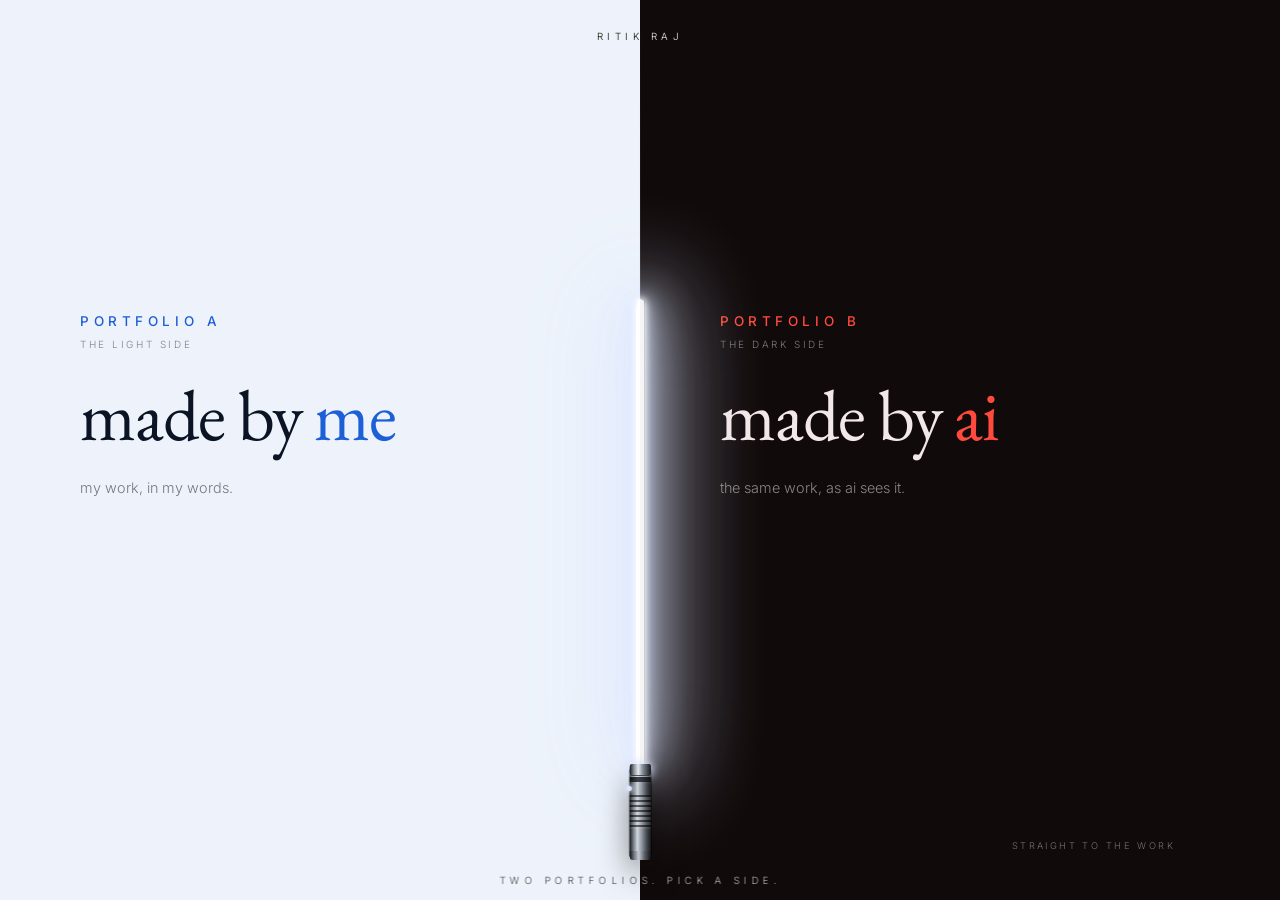
<file: portfolio/index.html>
<!DOCTYPE html>
<html lang="en">
<head>
<meta charset="utf-8">
<meta name="viewport" content="width=device-width, initial-scale=1, viewport-fit=cover">
<script src="assets/js/analytics.js"></script>
<title>ritik raj · staff product designer</title>
<meta name="description" content="ritik raj · staff product designer. ux architect, design system expert, frontend engineer by training.">
<!-- icon and link preview. temporary artwork: replace the files in
     assets/meta/ (same names) and nothing else needs to change. og:url and
     og:image must be absolute, so change SITE below if the domain changes. -->
<link rel="icon" href="assets/meta/favicon.svg" type="image/svg+xml">
<link rel="apple-touch-icon" href="assets/meta/favicon-180.png">
<meta name="theme-color" content="#060b14">
<meta property="og:type" content="website">
<meta property="og:site_name" content="ritik raj">
<meta property="og:title" content="ritik raj · staff product designer">
<meta property="og:description" content="ritik raj · staff product designer. ux architect, design system expert, frontend engineer by training.">
<meta property="og:url" content="https://ritikraj-website.web.app/">
<meta property="og:image" content="https://ritikraj-website.web.app/assets/meta/og-image.png">
<meta property="og:image:width" content="1200">
<meta property="og:image:height" content="630">
<meta property="og:image:alt" content="two portfolios. pick a side.">
<meta name="twitter:card" content="summary_large_image">
<meta name="twitter:title" content="ritik raj · staff product designer">
<meta name="twitter:description" content="ritik raj · staff product designer. ux architect, design system expert, frontend engineer by training.">
<meta name="twitter:image" content="https://ritikraj-website.web.app/assets/meta/og-image.png">

<!-- ============================================================
     FONTS — portfolio A only. portfolio B loads its own, lazily.
       --font-display EB Garamond   (headlines · old-style)
       --font-body    Inter         (everything else)
     alternates are listed in app.css § 00.
     ============================================================ -->
<link rel="preconnect" href="https://fonts.googleapis.com">
<link rel="preconnect" href="https://fonts.gstatic.com" crossorigin>
<link href="https://fonts.googleapis.com/css2?family=Caveat:wght@500;600&family=EB+Garamond:ital,wght@0,400;0,500;1,400&family=Inter:wght@300;400;500&display=swap" rel="stylesheet">

<script>
/* palette before first paint, so the page never flashes the wrong one */
try{
  var d = document.documentElement;
  var m = localStorage.getItem('rr-mode');
  if (!m) m = matchMedia('(prefers-color-scheme: light)').matches ? 'light' : 'dark';
  d.setAttribute('data-theme', 'blue');
  d.setAttribute('data-mode',  m);
  /* side b keeps one preference of its own: light or dark, no palettes */
  var pb = localStorage.getItem('rr-pb-mode');
  if (!pb) pb = matchMedia('(prefers-color-scheme: dark)').matches ? 'dark' : 'light';
  d.setAttribute('data-pb', pb);
  /* arriving straight onto side b? the veil should already be b's paper */
  if ((location.hash || '').indexOf('b') === 1) d.classList.add('to-b');
}catch(e){}
</script>

<link rel="stylesheet" href="assets/css/theme.css">
<link rel="stylesheet" href="assets/css/app.css">
<link rel="stylesheet" href="assets/css/read.css">

<style>
/* ══ FIRST-PAINT VEIL ══════════════════════════════════════════════════
   Inline on purpose. An external stylesheet, however early, can still lose
   a frame to the parser — and one frame of unstyled html is exactly the
   thing an expert eye catches. This is styled before anything is fetched,
   so the first thing ever painted is the veil. Everything else loads,
   swaps fonts and mounts behind it. app.js / case.js lift it when ready.
   ═════════════════════════════════════════════════════════════════════ */
#veil{
  position:fixed; inset:0; z-index:999;
  display:grid; place-items:center;
  background:var(--ink,#060b14);
  transform:translateY(0);
  will-change:transform;
}
html.to-b #veil{background:#e9e7e0}
html.to-b[data-pb="dark"] #veil{background:#15141a}
#veil b{
  display:block; width:4.5rem; height:1px;
  background:var(--cream,#e6f1e8); opacity:0;
  transform:scaleX(.15); transform-origin:left;
  animation:veilWait 1.6s cubic-bezier(.16,1,.3,1) .22s infinite;
}
html.to-b #veil b{background:#121110}
html.to-b[data-pb="dark"] #veil b{background:#eeede8}
@keyframes veilWait{
  0%{opacity:0;transform:scaleX(.15)}
  30%{opacity:.45;transform:scaleX(1)}
  65%{opacity:.45;transform:scaleX(1)}
  100%{opacity:0;transform:scaleX(.15)}
}
#veil.is-up   {transform:translateY(-100%);transition:transform .74s cubic-bezier(.76,0,.24,1);animation:none}
#veil.is-down {transform:translateY(100%); transition:none;animation:none}
#veil.is-shut {transform:translateY(0);    transition:transform .62s cubic-bezier(.76,0,.24,1);animation:none}
/* backstop: if the script never runs, the veil still gets out of the way
   rather than leaving a reader staring at a blank screen forever */
#veil{animation:veilGiveUp .7s cubic-bezier(.76,0,.24,1) 6s forwards}
@keyframes veilGiveUp{to{transform:translateY(-100%);visibility:hidden}}
@media (prefers-reduced-motion:reduce){
  #veil b{animation:none}
  #veil.is-up,#veil.is-shut{transition-duration:1ms}
}
</style>
</head>
<body class="is-hero">

<div id="veil" aria-hidden="true"><b></b></div>

<!-- palette switcher · built by app.js → Theme -->
<div class="theme" id="theme" aria-label="colour palette"></div>

<!-- ============================================================
     HERO — the 50 / 50 door
     ============================================================ -->
<header class="hero" id="hero">

  <div class="hero__panel hero__panel--a is-paper" data-portfolio="a" role="button" tabindex="0" aria-label="Enter portfolio A: my portfolio, made by me">
    <div class="hero__veil"></div>
    <div class="hero__inner">
      <span class="hero__eyebrow"><b>portfolio a</b><i>the light side</i></span>
      <h2 class="hero__title">made by <em>me</em></h2>
      <p class="hero__note">my work, in my words.</p>
      <span class="hero__cta">
        <span class="hero__cta-label">enter</span>
        <svg class="hero__cta-arrow" viewBox="0 0 28 8" aria-hidden="true"><path d="M0 4h26M22 1l4 3-4 3" fill="none" stroke="currentColor" stroke-width="1"/></svg>
      </span>
    </div>
  </div>

  <div class="hero__panel hero__panel--b is-ink" data-portfolio="b" role="button" tabindex="0" aria-label="Enter portfolio B: my portfolio, made by AI">
    <div class="hero__veil"></div>
    <div class="hero__inner">
      <span class="hero__eyebrow"><b>portfolio b</b><i>the dark side</i></span>
      <h2 class="hero__title">made by <em>ai</em></h2>
      <p class="hero__note">the same work, as ai sees it.</p>
      <span class="hero__cta">
        <span class="hero__cta-label">enter</span>
        <svg class="hero__cta-arrow" viewBox="0 0 28 8" aria-hidden="true"><path d="M0 4h26M22 1l4 3-4 3" fill="none" stroke="currentColor" stroke-width="1"/></svg>
      </span>
    </div>
  </div>

  <div class="hero__seam" aria-hidden="true"></div>

  <!-- ── the saber ──────────────────────────────────────────────────────
       pick a side. red when you reach for the dark one, green for the light.
       to remove it: delete this block, and § 02b in app.css. nothing else
       depends on it.
       ─────────────────────────────────────────────────────────────────── -->
  <div class="saber" id="saber">
    <button class="saber__zone" id="saberZone" type="button"
            aria-label="ignite or retract the blade"></button>
    <span class="saber__rail" aria-hidden="true"></span>
    <span class="saber__blade" aria-hidden="true"></span>
    <span class="saber__hilt" aria-hidden="true">
      <i class="saber__emitter"></i>
      <i class="saber__neck"></i>
      <i class="saber__grip"></i>
      <i class="saber__switch"></i>
      <i class="saber__pommel"></i>
    </span>
  </div>
  <div class="hero__mark" aria-hidden="true">ritik raj</div>
  <div class="hero__hint" aria-hidden="true">
    <span data-hint="idle">two portfolios. pick a side.</span>
    <span data-hint="a">the one i made</span>
    <span data-hint="b">the one ai made</span>
  </div>
  <button class="hero__skip" id="heroSkip" type="button">straight to the work</button>
</header>


<!-- ============================================================
     PORTFOLIO A — the vertical stage
     every child of .stage__track is one full-height section.
     data-case="n" puts a section on the case-study timeline.
     ============================================================ -->
<main class="stage" id="portfolio-a" aria-hidden="true">

  <svg class="thread" id="thread" aria-hidden="true" xmlns="http://www.w3.org/2000/svg">
    <path class="thread__rail" id="threadRail" fill="none"/>
    <path class="thread__live" id="threadLive" fill="none"/>
    <g class="thread__stops" id="threadStops"></g>
    <g class="thread__bead" id="threadBead"><circle r="3.5"/><circle class="thread__halo" r="9"/></g>
  </svg>

  <nav class="timeline" id="timeline" aria-label="case studies"></nav>

  <!-- quiet acknowledgement when something unlocks -->
  <p class="notice" id="notice" role="status" aria-live="polite"></p>

  <div class="stage__bar">
    <button class="stage__back" id="backToHero" type="button">
      <svg viewBox="0 0 28 8" aria-hidden="true"><path d="M28 4H2M6 1L2 4l4 3" fill="none" stroke="currentColor" stroke-width="1"/></svg>
      <span>both portfolios</span>
    </button>
    <span class="stage__count"><b id="countNow">01</b><i>/</i><span id="countAll">06</span></span>
  </div>

  <div class="stage__track" id="track">

    <!-- ─────────────── 01 · INTRO ─────────────── -->
    <section class="panel panel--intro" data-label="intro" data-bubbles>
      <div class="panel__in">
        <p class="who" data-reveal="1">ritik raj<i></i>staff product designer</p>

        <!-- one line. the role types itself out and swaps, so the claim is
             three jobs without three blocks of copy. the slot is sized to the
             longest word, so nothing below it moves while it types. -->
        <h1 class="ty" data-reveal="2">
          <span class="ty__fix">kickass</span><span class="ty__slot" aria-hidden="true"><span class="ty__sizer">product owner</span><span class="ty__live"><span class="ty__out" id="typeOut"></span><i class="ty__caret"></i></span></span>
          <span class="ty__read">designer, developer, product owner</span>
        </h1>

        <p class="lede" data-reveal="3">
          a senior product designer who used to write frontend, and picked it back up.
          i deploy and host on firebase, work with firestore and the data behind the
          screens, and build with coded components, so i know what a framework can
          carry before i design something it cannot.
        </p>

      <!-- keywords drifting in the empty half. built by app.js → Bubbles -->
      <div class="bubbles" id="bubbles" aria-hidden="true"></div>

      <div class="scrollcue" data-reveal="6" aria-hidden="true">
        <span>scroll for the case studies</span>
        <i class="scrollcue__line"></i>
      </div>
    </section>

    <!-- ─────────────── 02 · FEATURED CASE STUDIES ───────────────
         Tabs, then the case studies as a sideways scroller at every width, then
         the journey as a card of its own below it. Each card is one link: the
         project name, the problem in the serif, one short line on how it landed.
         Keep that line to one sentence and no more than one number or three.
         The tabs filter on data-tags, and the dots follow whatever is showing
         (both built by app.js → Proj). To add a card, copy one and give it tags
         that already exist in the tab row: six tabs is the ceiling.
         ──────────────────────────────────────────────────── -->
    <section class="panel panel--proj" data-label="case studies">
      <div class="panel__in proj">
        <header class="proj__head">
          <span class="proj__tag" data-reveal="1">featured case studies</span>
          <h2 class="proj__title" data-reveal="2">some of my works</h2>
        </header>
        <div class="proj__tabs" id="projTabs" role="group" aria-label="filter the case studies" data-reveal="3">
          <button type="button" class="proj__tab is-on" data-filter="all" aria-pressed="true">all</button>
          <button type="button" class="proj__tab" data-filter="systems" aria-pressed="false">systems</button>
          <button type="button" class="proj__tab" data-filter="0 to 1" aria-pressed="false">0 to 1</button>
          <button type="button" class="proj__tab" data-filter="research" aria-pressed="false">research</button>
          <button type="button" class="proj__tab" data-filter="b2b apps" aria-pressed="false">b2b apps</button>
        </div>
        <div class="proj__grid" id="projGrid" data-reveal="4" data-scroll-x>
          <a class="proj-card" href="case/email-builder.html?v=a" data-tags="0 to 1,research">
            <span class="proj-card__name">email builder</span>
            <h3 class="proj-card__head">the email customization problem</h3>
            <p class="proj-card__line">75.2% adoption, a 5.4% churn-save and $2M+ in new ARR.</p>
            <svg class="proj-card__arrow" viewBox="0 0 28 8" aria-hidden="true"><path d="M0 4h26M22 1l4 3-4 3" fill="none" stroke="currentColor" stroke-width="1"/></svg>
          </a>
          <a class="proj-card" href="case/builder-framework.html?v=a" data-tags="systems">
            <span class="proj-card__name">builder framework</span>
            <h3 class="proj-card__head">the every builder is its own product problem</h3>
            <p class="proj-card__line">four products now run on one interaction model.</p>
            <svg class="proj-card__arrow" viewBox="0 0 28 8" aria-hidden="true"><path d="M0 4h26M22 1l4 3-4 3" fill="none" stroke="currentColor" stroke-width="1"/></svg>
          </a>
          <a class="proj-card" href="case/design-system.html?v=a" data-tags="systems">
            <span class="proj-card__name">design system 3.0</span>
            <h3 class="proj-card__head">the design is the bottleneck problem</h3>
            <p class="proj-card__line">under 1% detach rate, and 3.6M insertions in six months.</p>
            <svg class="proj-card__arrow" viewBox="0 0 28 8" aria-hidden="true"><path d="M0 4h26M22 1l4 3-4 3" fill="none" stroke="currentColor" stroke-width="1"/></svg>
          </a>
          <a class="proj-card" href="case/property-intelligence.html?v=a" data-tags="0 to 1">
            <span class="proj-card__name">property intelligence</span>
            <h3 class="proj-card__head">the commission nobody could see problem</h3>
            <p class="proj-card__line">agent rosters grew ~30%, at no seat cost to the owner.</p>
            <svg class="proj-card__arrow" viewBox="0 0 28 8" aria-hidden="true"><path d="M0 4h26M22 1l4 3-4 3" fill="none" stroke="currentColor" stroke-width="1"/></svg>
          </a>
          <a class="proj-card" href="case/final-inspection.html?v=a" data-tags="b2b apps,research">
            <span class="proj-card__name">final inspection</span>
            <h3 class="proj-card__head">the final inspection failure problem</h3>
            <p class="proj-card__line">shipment failures fell from over 20% to about 7% in three months.</p>
            <svg class="proj-card__arrow" viewBox="0 0 28 8" aria-hidden="true"><path d="M0 4h26M22 1l4 3-4 3" fill="none" stroke="currentColor" stroke-width="1"/></svg>
          </a>
          <a class="proj-card" href="case/qapp.html?v=a" data-tags="b2b apps,research">
            <span class="proj-card__name">q-app</span>
            <h3 class="proj-card__head">the defects problem that affected revenue</h3>
            <p class="proj-card__line">one tap to pass a piece, on a tablet at the line, in 100+ factories.</p>
            <svg class="proj-card__arrow" viewBox="0 0 28 8" aria-hidden="true"><path d="M0 4h26M22 1l4 3-4 3" fill="none" stroke="currentColor" stroke-width="1"/></svg>
          </a>
        </div>
        <div class="proj__dots" id="projDots" aria-hidden="true"></div>
        <p class="vh" id="projCount" aria-live="polite"></p>
        <!-- the journey: not a case study, so it sits outside the grid and the slider -->
        <a class="proj-journey" href="journey.html" data-reveal="4">
          <span class="proj-journey__tag">journey · 2018 to now</span>
          <span class="proj-journey__head">every project, including the ones that did not land</span>
          <span class="proj-journey__line">seventeen projects, three of them marked as failures on purpose.</span>
          <span class="proj-journey__go">see the journey <svg viewBox="0 0 28 8" aria-hidden="true"><path d="M0 4h26M22 1l4 3-4 3" fill="none" stroke="currentColor" stroke-width="1"/></svg></span>
        </a>
      </div>
    </section>

    <!-- ─────────────── 06 · THE PLUGIN ───────────────
         Hidden until someone has popped six bubbles on the intro. It is not a
         gimmick: the point is to say out loud that the behaviour was noticed,
         and then offer the one thing a designer reading this would actually
         want. Unlocked by app.js → Stage.unlock(). Delete the `hidden`
         attribute to work on it.
         ──────────────────────────────────────────────── -->
    <section class="panel panel--aside" data-label="the plugin" hidden>
      <div class="panel__in aside">
        <!-- two openings. [data-when="bubbles"] is the one earned by popping
             six. [data-when="plain"] is shown where there are no bubbles to
             pop (app.js → Aside, when #bubbles is display:none), and there the
             section is simply open, so it must not mention bubbles at all. -->
        <span class="aside__tag" data-when="bubbles" data-reveal="1">you popped <b id="popCount">6</b>. i was counting.</span>
        <span class="aside__tag" data-when="plain" data-reveal="1">for designers</span>
        <h2 class="aside__head" data-when="bubbles" data-reveal="2">
          enjoyed bursting <em>bubbles</em>?
        </h2>
        <h2 class="aside__head" data-when="plain" data-reveal="2">
          do you dread maintaining a <em>design system</em>?
        </h2>
        <p class="aside__line" data-when="bubbles" data-reveal="3">
          i thought you might. watching what people actually do, rather than
          taking their word for what they would do, is most of the job. it is
          also how the case studies above got written.
        </p>
        <p class="aside__line" data-when="plain" data-reveal="3">
          most designers i know do. building one is interesting for about a
          month. keeping it alive for the next two years is the actual job, and
          almost nobody plans for that part.
        </p>
        <p class="aside__line aside__line--pitch" data-reveal="4">
          so here is the one thing on this site that is for you rather than about
          me. i built something out of exactly that frustration: a figma plugin that
          builds a connected design system in one sitting. tokens, themes,
          styles, documentation and 2,991 component variants. then any part of
          it can be rebuilt on its own, which is the part everyone skips.
        </p>
        <a class="case__link" href="plugin.html" data-reveal="5">
          <span>see the plugin</span>
          <svg viewBox="0 0 28 8" aria-hidden="true"><path d="M0 4h26M22 1l4 3-4 3" fill="none" stroke="currentColor" stroke-width="1"/></svg>
        </a>
      </div>
    </section>

    <!-- ─────────────── 06b · EXPLORATIONS ───────────────
         Concept interfaces. Always in the running order, after the plugin
         section and before "want to know more".
         One screen at a time, never cropped: the list picks, the stage shows.
         While the section is on screen it moves to the next one every few
         seconds, and stops the moment someone points at it.
         Each list item is a button:
           data-full / data-small  the large and small image (…-s.webp)
           data-video / data-poster  a clip instead of an image
           data-name / data-what   the two lines of its label
         Images live in assets/img/concepts. Clicking the stage opens the viewer.
         ──────────────────────────────────────────────────── -->
    <section class="panel panel--work" data-label="explorations">
      <div class="panel__in work">
        <header class="work__head">
          <span class="work__tag" data-reveal="1">explorations</span>
          <h2 class="work__title" data-reveal="2">concept interfaces, <em>up close</em>.</h2>
        </header>
        <div class="work__body">
          <ol class="work__list" data-reveal="3" data-scroll-x>
          <li><button class="work__item is-on" type="button" data-full="assets/img/concepts/fello-dashboard.webp" data-small="assets/img/concepts/fello-dashboard-s.webp" data-name="fello" data-what="home dashboard">
            <span class="work__n">01</span>
            <span class="work__t"><b>fello</b><i>home dashboard</i></span>
            <span class="work__bar" aria-hidden="true"><i></i></span>
          </button></li>
          <li><button class="work__item" type="button" data-video="assets/img/concepts/email-builder-drag.mp4" data-poster="assets/img/concepts/email-builder-drag-poster.webp" data-name="email builder" data-what="drag and drop">
            <span class="work__n">02</span>
            <span class="work__t"><b>email builder</b><i>drag and drop</i></span>
            <span class="work__bar" aria-hidden="true"><i></i></span>
          </button></li>
          <li><button class="work__item" type="button" data-full="assets/img/concepts/workflows.webp" data-small="assets/img/concepts/workflows-s.webp" data-name="workflows" data-what="automation canvas">
            <span class="work__n">03</span>
            <span class="work__t"><b>workflows</b><i>automation canvas</i></span>
            <span class="work__bar" aria-hidden="true"><i></i></span>
          </button></li>
          <li><button class="work__item" type="button" data-full="assets/img/concepts/email-builder-ai.webp" data-small="assets/img/concepts/email-builder-ai-s.webp" data-name="email builder" data-what="edit with ai">
            <span class="work__n">04</span>
            <span class="work__t"><b>email builder</b><i>edit with ai</i></span>
            <span class="work__bar" aria-hidden="true"><i></i></span>
          </button></li>
          <li><button class="work__item" type="button" data-full="assets/img/concepts/direction-shipments.webp" data-small="assets/img/concepts/direction-shipments-s.webp" data-name="direction" data-what="shipments">
            <span class="work__n">05</span>
            <span class="work__t"><b>direction</b><i>shipments</i></span>
            <span class="work__bar" aria-hidden="true"><i></i></span>
          </button></li>
          <li><button class="work__item" type="button" data-full="assets/img/concepts/direction-tasks.webp" data-small="assets/img/concepts/direction-tasks-s.webp" data-name="direction" data-what="task detail">
            <span class="work__n">06</span>
            <span class="work__t"><b>direction</b><i>task detail</i></span>
            <span class="work__bar" aria-hidden="true"><i></i></span>
          </button></li>
          <li><button class="work__item" type="button" data-full="assets/img/concepts/resto.webp" data-small="assets/img/concepts/resto-s.webp" data-name="resto" data-what="api testing">
            <span class="work__n">07</span>
            <span class="work__t"><b>resto</b><i>api testing</i></span>
            <span class="work__bar" aria-hidden="true"><i></i></span>
          </button></li>
          <li><button class="work__item" type="button" data-full="assets/img/concepts/ipsator-website.webp" data-small="assets/img/concepts/ipsator-website-s.webp" data-name="ipsator" data-what="website">
            <span class="work__n">08</span>
            <span class="work__t"><b>ipsator</b><i>website</i></span>
            <span class="work__bar" aria-hidden="true"><i></i></span>
          </button></li>
          </ol>
          <figure class="work__stage" data-reveal="3">
            <button class="work__screen" type="button" aria-label="open larger">
              <span class="work__mat" aria-hidden="true" style="background-image:url(assets/img/concepts/fello-dashboard-s.webp)"></span>
              <img class="work__img" src="assets/img/concepts/fello-dashboard-s.webp" srcset="assets/img/concepts/fello-dashboard-s.webp 960w, assets/img/concepts/fello-dashboard.webp 2000w" sizes="(max-width:768px) 60vw, 55vw" alt="fello, home dashboard" decoding="async">
              <video class="work__vid" muted loop playsinline preload="none" hidden></video>
            </button>
            <figcaption class="work__meta">
              <span class="work__count"><b>01</b> / 08</span>
              <span class="work__hint">click to open larger</span>
            </figcaption>
          </figure>
        </div>
      </div>
    </section>

    <!-- ─────────────── 07 · WANT TO KNOW MORE ───────────────
         Always the section before the footer. If the plugin section has been
         unlocked it slots in above this one on its own, because the running
         order is read from the DOM.
         ──────────────────────────────────────────────────── -->
    <section class="panel panel--more" data-label="more">
      <div class="panel__in more">
        <span class="more__tag" data-reveal="1">want to know more?</span>
        <h2 class="more__head" data-reveal="2">elsewhere, <em>on the record</em>.</h2>

        <nav class="more__grid" data-reveal="3" aria-label="more about ritik">
          <a class="more__card" href="https://dribbble.com/ritik-raj" target="_blank" rel="noopener">
            <span class="more__name">dribbble</span>
            <span class="more__desc">shots and visual work</span>
            <span class="more__go more__go--out">↗</span>
          </a>
          <a class="more__card" href="https://medium.com/@ritikraj559" target="_blank" rel="noopener">
            <span class="more__name">medium</span>
            <span class="more__desc">writing</span>
            <span class="more__go more__go--out">↗</span>
          </a>
          <a class="more__card" href="https://www.linkedin.com/in/ritik-raj/" target="_blank" rel="noopener">
            <span class="more__name">linkedin</span>
            <span class="more__desc">the formal version</span>
            <span class="more__go more__go--out">↗</span>
          </a>
        </nav>
      </div>
    </section>

    <!-- ─────────────── 08 · ABOUT + FOOTER ─────────────── -->
    <section class="panel panel--end" data-label="about">
      <div class="panel__in end">

        <div class="end__top">
          <div class="end__lead">
            <span class="end__tag" data-reveal="1">who i am</span>
            <h2 class="end__head" data-reveal="2">an <em>engineer-designer</em>.</h2>
            <p class="end__copy" data-reveal="3">
              waiting for briefs isn't really my style. i do my own research and find the
              problem before it arrives. off the clock i've been building fictional
              worlds since 2015, cosmology before chapter one. architecture first,
              surface second. same instinct, different medium.
            </p>
            <p class="end__quote" data-reveal="4">“creativity needs a discipline or else it withers.”</p>
          </div>

          <ul class="creed" data-reveal="3" data-scroll-x>
            <li><b>an appetite for complexity</b><span>the messier the workflow, the more i want it.</span></li>
            <li><b>one level below the brief</b><span>the stated problem is rarely the real one.</span></li>
            <li><b>the architect</b><span>i solve ux problems as generic frameworks.</span></li>
            <li><b>outcomes over output</b><span>design moves numbers, or it's decoration.</span></li>
          </ul>
        </div>

        <div class="end__cta" data-reveal="5">
          <p>working on something complex? systems, scale, architecture. let's talk.</p>
        </div>

        <footer class="end__foot" data-reveal="6">
          <span>© 2026 · ritik raj</span>
          <nav class="end__links">
            <a href="https://www.linkedin.com/in/ritik-raj/" target="_blank" rel="noopener">linkedin</a>
            <a href="mailto:ritikraj559@gmail.com">email</a>
          </nav>
          <span class="end__built">designed and built with 💜</span>
        </footer>

      </div>
    </section>

  </div><!-- /.stage__track -->
</main>


<!-- ============================================================
     PORTFOLIO B — "THE READ"
     a horizontal dossier. nothing here shares a class, a font, a
     colour or a curve with portfolio A. styles: assets/css/read.css
     behaviour: assets/js/read.js
     ============================================================ -->
<main class="pb" id="portfolio-b" aria-hidden="true">

  <div class="pb__grid" id="pbGrid" aria-hidden="true"></div>

  <header class="pb__head">
    <button class="pb__exit" id="pbExit" type="button">
      <span class="pb__exit-glyph">←</span><span>both portfolios</span>
    </button>
    <p class="pb__stamp">the read<i>/</i>an assessment of ritik raj<i>/</i>by claude</p>
    <div class="pb__right">
      <p class="pb__readout"><span id="pbReadout">subject</span><b class="pb__caret"></b></p>
      <button class="pb__mode" id="pbMode" type="button" aria-label="light or dark">
        <svg viewBox="0 0 16 16" aria-hidden="true">
          <circle cx="8" cy="8" r="5.4"/>
          <path d="M8 2.6a5.4 5.4 0 0 0 0 10.8z" fill="currentColor" stroke="none"/>
        </svg>
      </button>
    </div>
  </header>

  <div class="pb__strip" id="pbStrip">

    <!-- ─── 00 · SUBJECT ─── -->
    <article class="pb-card pb-card--open" data-rail="subject">
      <div class="pb-sheet"><div class="pb-sheet__body">
      <div class="pb-open">
        <p class="pb-kicker" data-in>the dark side · unedited</p>
        <h2 class="pb-open__head" data-in>
          i was handed four thousand words about ritik raj.<br>
          <span class="pb-mark">here is what i actually think.</span>
        </h2>
        <p class="pb-open__sub" data-in>
          the facts on this side are his. the reading is mine. he handed over the
          document, stepped back, and did not get to edit what came out.
        </p>
        <dl class="pb-spec" data-in>
          <div><dt>subject</dt><dd>ritik raj</dd></div>
          <div><dt>discipline</dt><dd>staff product designer</dd></div>
          <div><dt>years</dt><dd>08</dd></div>
          <div><dt>trained as</dt><dd>frontend engineer</dd></div>
          <div><dt>based</dt><dd>delhi ncr · ist</dd></div>
          <div><dt>reads as</dt><dd>problem solver · architect</dd></div>
        </dl>
        <p class="pb-open__nav" data-in>scroll, drag or use <kbd>←</kbd><kbd>→</kbd></p>
      </div>
      </div></div>
    </article>

    <!-- ─── 01 · THE PATTERN ─── -->
    <article class="pb-card pb-card--pattern" data-rail="the pattern">
      <div class="pb-sheet"><div class="pb-sheet__body">
      <div class="pb-pattern">
        <div class="pb-pattern__lead">
          <p class="pb-kicker" data-in>finding 01</p>
          <h2 class="pb-h" data-in>he answers a different<br>question than the one<br>he was asked.</h2>
          <p class="pb-body" data-in>
            it happens on every project in the file, and it is the single most
            transferable thing about him. the brief arrives, he takes it one level down,
            and the real problem turns out to live somewhere the brief never looked.
          </p>
        </div>
        <ul class="pb-swap" data-in>
          <li>
            <span class="pb-swap__brief">“we need a better email builder”</span>
            <span class="pb-swap__arrow">what it actually was ↓</span>
            <span class="pb-swap__real">you need a shared framework</span>
          </li>
          <li>
            <span class="pb-swap__brief">“owners can't see lost commission”</span>
            <span class="pb-swap__arrow">what it actually was ↓</span>
            <span class="pb-swap__real">your own pricing guarantees the data is missing</span>
          </li>
          <li>
            <span class="pb-swap__brief">“we need a design system”</span>
            <span class="pb-swap__arrow">what it actually was ↓</span>
            <span class="pb-swap__real">you need to decide what the company is first</span>
          </li>
        </ul>
      </div>
      </div></div>
    </article>

    <!-- ─── 02 · OBSERVATION 01 ─── -->
    <article class="pb-card pb-card--obs" data-obs="1" data-rail="email builder">
      <div class="pb-sheet"><div class="pb-sheet__body">
      <span class="pb-obs__num" aria-hidden="true">01</span>
      <div class="pb-obs">
        <div class="pb-obs__head">
          <p class="pb-kicker" data-in>observation 01</p>
          <h2 class="pb-h pb-h--obs" data-in>email builder</h2>
          <p class="pb-verdict" data-in>0 → 1 · research-led</p>
        </div>
        <div class="pb-obs__cols">
          <div class="pb-block" data-in>
            <p class="pb-block__label">the brief</p>
            <p class="pb-block__text">build a better email builder.</p>
          </div>
          <div class="pb-block" data-in>
            <p class="pb-block__label">what he did</p>
            <p class="pb-block__text">
              spent twelve months collecting 530+ signals out of support, sales and
              product usage, read them as one body of evidence, and went
              proposal-to-launch in ten weeks.
            </p>
          </div>
          <div class="pb-block pb-block--read" data-in>
            <p class="pb-block__label">the read</p>
            <p class="pb-block__text">
              the impressive part is not the adoption number. it is the failure analysis
              he published beside it, separating a ux failure inside the builder from an
              activation failure outside it. two problems that look identical in the
              aggregate and need opposite fixes. most people stop at the number that
              flatters them.
            </p>
          </div>
        </div>
        <ul class="pb-metrics" data-in>
          <li><b data-count="75.2" data-suffix="%">75.2%</b><span>adoption</span></li>
          <li><b data-count="3000" data-prefix="~" data-format="k">~3,000</b><span>accounts</span></li>
          <li><b data-count="5.4" data-suffix="%">5.4%</b><span>churn-save</span></li>
          <li><b data-count="2" data-prefix="$" data-suffix="M+">$2M+</b><span>attributable arr</span></li>
        </ul>
        <a class="pb-obs__link" href="case/email-builder.html?v=b" data-in><span>the full read on this one</span><em>↗</em></a>
      </div>
      </div></div>
    </article>

    <!-- ─── 03 · OBSERVATION 02 ─── -->
    <article class="pb-card pb-card--obs" data-obs="2" data-rail="builder framework">
      <div class="pb-sheet"><div class="pb-sheet__body">
      <span class="pb-obs__num" aria-hidden="true">02</span>
      <div class="pb-obs">
        <div class="pb-obs__head">
          <p class="pb-kicker" data-in>observation 02</p>
          <h2 class="pb-h pb-h--obs" data-in>builder framework</h2>
          <p class="pb-verdict" data-in>architecture · political timing</p>
        </div>
        <div class="pb-obs__cols">
          <div class="pb-block" data-in>
            <p class="pb-block__label">the brief</p>
            <p class="pb-block__text">fix the email builder.</p>
          </div>
          <div class="pb-block" data-in>
            <p class="pb-block__label">what he did</p>
            <p class="pb-block__text">
              refused it. three tiers: base blocks, shared widgets, product-specific
              widgets. four products now run one interaction model instead of four, and
              he held architect, reviewer and owner at the same time.
            </p>
          </div>
          <div class="pb-block pb-block--read" data-in>
            <p class="pb-block__label">the read</p>
            <p class="pb-block__text">
              the part he underplays is the timing. he proposed it the week after design
              system 3.0 shipped, when institutional trust in system-led design was the
              highest it would ever be. that is not luck, that is politics, and he is
              unusually willing to say so out loud.
            </p>
          </div>
        </div>
        <ul class="pb-metrics" data-in>
          <li><b data-count="4">4</b><span>products</span></li>
          <li><b data-count="1">1</b><span>interaction model</span></li>
          <li><b data-count="3">3</b><span>tiers</span></li>
          <li><b data-count="3">3</b><span>roles held at once</span></li>
        </ul>
        <a class="pb-obs__link" href="case/builder-framework.html?v=b" data-in><span>the full read on this one</span><em>↗</em></a>
      </div>
      </div></div>
    </article>

    <!-- ─── 04 · OBSERVATION 03 ─── -->
    <article class="pb-card pb-card--obs" data-obs="3" data-rail="design system 3.0">
      <div class="pb-sheet"><div class="pb-sheet__body">
      <span class="pb-obs__num" aria-hidden="true">03</span>
      <div class="pb-obs">
        <div class="pb-obs__head">
          <p class="pb-kicker" data-in>observation 03</p>
          <h2 class="pb-h pb-h--obs" data-in>design system 3.0</h2>
          <p class="pb-verdict" data-in>flagship · a sequencing bet</p>
        </div>
        <div class="pb-obs__cols">
          <div class="pb-block" data-in>
            <p class="pb-block__label">the brief</p>
            <p class="pb-block__text">we need a design system.</p>
          </div>
          <div class="pb-block" data-in>
            <p class="pb-block__label">what he did</p>
            <p class="pb-block__text">
              token architecture in figma variables, 120+ coded components against 1,000+
              figma components, multi-theme, multi-context, benchmarked
              against atlassian, polaris, lightning and spectrum.
            </p>
          </div>
          <div class="pb-block pb-block--read" data-in>
            <p class="pb-block__label">the read</p>
            <p class="pb-block__text">
              the bet was sequencing. every component was engineered to hold ai before
              engineering wrote a line of it: variants on cards, loaders and graphs,
              headers tested with and without. he says a design system is 80% thinking
              and 20% figma. a detach rate under one percent is what that sentence looks
              like when it is true.
            </p>
          </div>
        </div>
        <ul class="pb-metrics" data-in>
          <li><b data-count="1" data-prefix="&lt;" data-suffix="%">&lt;1%</b><span>detach rate</span></li>
          <li><b data-count="120" data-suffix="+">120+</b><span>coded components</span></li>
          <li><b data-count="1000" data-suffix="+" data-format="k">1,000+</b><span>figma components</span></li>
          <li><b data-count="30" data-prefix="~" data-suffix="%">~30%</b><span>faster delivery</span></li>
        </ul>
        <a class="pb-obs__link" href="case/design-system.html?v=b" data-in><span>the full read on this one</span><em>↗</em></a>
      </div>
      </div></div>
    </article>

    <!-- ─── 05 · OBSERVATION 04 ─── -->
    <article class="pb-card pb-card--obs" data-obs="4" data-rail="property intelligence">
      <div class="pb-sheet"><div class="pb-sheet__body">
      <span class="pb-obs__num" aria-hidden="true">04</span>
      <div class="pb-obs">
        <div class="pb-obs__head">
          <p class="pb-kicker" data-in>observation 04</p>
          <h2 class="pb-h pb-h--obs" data-in>property intelligence</h2>
          <p class="pb-verdict" data-in>smallest · sharpest</p>
        </div>
        <div class="pb-obs__cols">
          <div class="pb-block" data-in>
            <p class="pb-block__label">the brief</p>
            <p class="pb-block__text">owners can't see the commission they are legally owed.</p>
          </div>
          <div class="pb-block" data-in>
            <p class="pb-block__label">what he did</p>
            <p class="pb-block__text">
              diagnosed the blocker as the company's own per-seat pricing, then invented a
              user class called <i>suspended</i>: no seat cost, no permissions, no access.
              a user type whose entire purpose is to not be a user.
            </p>
          </div>
          <div class="pb-block pb-block--read" data-in>
            <p class="pb-block__label">the read</p>
            <p class="pb-block__text">
              two details tell you who he is. he tested “inactive”, found it read wrong to
              people who live in slack, and shipped “suspended” instead. and he refused to
              call any of it ai, because it wasn't. two to three weeks, solo, and it is the
              cleanest piece of product thinking in the file.
            </p>
          </div>
        </div>
        <ul class="pb-metrics" data-in>
          <li><b data-count="30" data-prefix="~" data-suffix="%">~30%</b><span>agent db growth</span></li>
          <li><b data-count="3" data-prefix="2–">2–3</b><span>weeks, solo</span></li>
          <li><b data-count="1">1</b><span>new user class</span></li>
          <li><b data-count="0">0</b><span>seats it costs</span></li>
        </ul>
        <a class="pb-obs__link" href="case/property-intelligence.html?v=b" data-in><span>the full read on this one</span><em>↗</em></a>
      </div>
      </div></div>
    </article>

    <!-- ─── OBSERVATION 05 ─── -->
    <article class="pb-card pb-card--obs" data-obs="5" data-rail="final inspection">
      <div class="pb-sheet"><div class="pb-sheet__body">
      <span class="pb-obs__num" aria-hidden="true">05</span>
      <div class="pb-obs">
        <div class="pb-obs__head">
          <p class="pb-kicker" data-in>observation 05</p>
          <h2 class="pb-h pb-h--obs" data-in>final inspection</h2>
          <p class="pb-verdict" data-in>the gate · evidence over trust</p>
        </div>
        <div class="pb-obs__cols">
          <div class="pb-block" data-in>
            <p class="pb-block__label">the brief</p>
            <p class="pb-block__text">digitise final inspection, where one pass or fail decides a whole shipment.</p>
          </div>
          <div class="pb-block" data-in>
            <p class="pb-block__label">what he did</p>
            <p class="pb-block__text">made the audit the report: aql built in, photos on every audit, a generated pdf that closes the plan step on its own. offline first, five languages.</p>
          </div>
          <div class="pb-block pb-block--read" data-in>
            <p class="pb-block__label">the read</p>
            <p class="pb-block__text">he could not choose who inspects, so he designed the record instead. and the reason the report writes itself is a failure of his own he kept on the timeline: a fifteen-minute report nobody would fill in.</p>
          </div>
        </div>
        <ul class="pb-metrics" data-in><li><b>20%+ → 7%</b><span>shipment failures</span></li><li><b>10–20</b><span>orders in the sample</span></li><li><b>100+</b><span>factories</span></li><li><b>5</b><span>languages</span></li></ul>
        <a class="pb-obs__link" href="case/final-inspection.html?v=b" data-in><span>the full read on this one</span><em>↗</em></a>
      </div>
      </div></div>
    </article>

    <!-- ─── OBSERVATION 06 ─── -->
    <article class="pb-card pb-card--obs" data-obs="6" data-rail="q-app">
      <div class="pb-sheet"><div class="pb-sheet__body">
      <span class="pb-obs__num" aria-hidden="true">06</span>
      <div class="pb-obs">
        <div class="pb-obs__head">
          <p class="pb-kicker" data-in>observation 06</p>
          <h2 class="pb-h pb-h--obs" data-in>q-app</h2>
          <p class="pb-verdict" data-in>prevention · designed from the floor</p>
        </div>
        <div class="pb-obs__cols">
          <div class="pb-block" data-in>
            <p class="pb-block__label">the brief</p>
            <p class="pb-block__text">catch defects before the shipment, on the stitching line.</p>
          </div>
          <div class="pb-block" data-in>
            <p class="pb-block__label">what he did</p>
            <p class="pb-block__text">a tablet on a stand, because both hands are on the cloth. one tap to pass, a piece number to reject or alter, three states instead of two, and the day on the factory tv.</p>
          </div>
          <div class="pb-block pb-block--read" data-in>
            <p class="pb-block__label">the read</p>
            <p class="pb-block__text">this is the answer to “has he met a user”. every decision fits a body at a workstation. the outcome is a remembered range, 30 to 40% fewer workmanship defects, and he labels it as one.</p>
          </div>
        </div>
        <ul class="pb-metrics" data-in><li><b>30–40%</b><span>fewer defects, recalled</span></li><li><b>1</b><span>tap to pass</span></li><li><b>up to 40</b><span>lines a factory</span></li><li><b>5</b><span>languages</span></li></ul>
        <a class="pb-obs__link" href="case/qapp.html?v=b" data-in><span>the full read on this one</span><em>↗</em></a>
      </div>
      </div></div>
    </article>

    <!-- ─── 06 · THE TELL ─── -->
    <article class="pb-card pb-card--tell" data-rail="the tell">
      <div class="pb-sheet"><div class="pb-sheet__body">
      <div class="pb-tell">
        <div class="pb-tell__lead">
          <p class="pb-kicker" data-in>finding 02</p>
          <h2 class="pb-h" data-in>the tell is what<br>he builds when<br>nobody is grading him.</h2>
          <p class="pb-body" data-in>
            the professional record is legible from the outside. this part is not, and it
            is where the pattern stops being a work habit and starts being a personality.
          </p>
        </div>
        <ol class="pb-exhibits" data-in>
          <li>
            <span class="pb-exhibits__i">a</span>
            <p><b>worldbuilding since 2015,</b> with the cosmology written before
            chapter one. the same order he works in: the system first, the surface
            after it.</p>
          </li>
          <li>
            <span class="pb-exhibits__i">b</span>
            <p><b>a 2021 ninja 650</b> he will spend money on without negotiating with
            himself, and an argument about what ethanol-blended fuel does to a bike that
            sits idle, worked out from first principles rather than read somewhere. he
            distrusts sources. he tests things.</p>
          </li>
          <li>
            <span class="pb-exhibits__i">c</span>
            <p><b>a figma plugin</b> that builds a complete design system in one sitting:
            756 connected variables, 2,991 component variants, documentation included.
            he is shipping the thing his own job made him wish existed, which is the
            shortest description of him on this page.</p>
          </li>
        </ol>
      </div>
      </div></div>
    </article>

    <!-- ─── 06b · THE CASE AGAINST ───
         every point is drawn from what he published himself. not softened,
         and not approved by the subject. same layout as the tell. -->
    <article class="pb-card pb-card--against" data-rail="the case against">
      <div class="pb-sheet"><div class="pb-sheet__body">
      <div class="pb-tell">
        <div class="pb-tell__lead">
          <p class="pb-kicker" data-in>finding 03</p>
          <h2 class="pb-h" data-in>the case<br>against hiring<br>him.</h2>
          <p class="pb-body" data-in>
            a read that only argues for him is an advert. these are the questions i would
            put to him in an interview, and every one of them comes from his own site.
          </p>
        </div>
        <ol class="pb-exhibits" data-in>
          <li>
            <span class="pb-exhibits__i">a</span>
            <p><b>the strongest numbers and the strongest users live in different
            companies.</b> fello has the measured funnels. fashinza has the factory floors,
            and runs on a sample of 10 to 20 orders and a range he remembers. neither
            half proves both.</p>
          </li>
          <li>
            <span class="pb-exhibits__i">b</span>
            <p><b>no mobile or consumer depth.</b> the work here is b2b web tools. for a
            consumer or mobile-first role, the evidence on this site is thin.</p>
          </li>
          <li>
            <span class="pb-exhibits__i">c</span>
            <p><b>the biggest numbers are the softest.</b> attributable arr is a modelled
            figure in every company that reports one, and his before-and-after chart has
            no unit on its axis. the detach rate and the funnels are the numbers to trust.</p>
          </li>
          <li>
            <span class="pb-exhibits__i">d</span>
            <p><b>his systems depend on him.</b> the framework held because he was
            architect, reviewer and owner at once, and he says so. what happens to it
            after he leaves is not on this site. ask.</p>
          </li>
          <li>
            <span class="pb-exhibits__i">e</span>
            <p><b>the strength has a cost.</b> solving one level below the brief is why
            the framework exists. it is also why side projects multiply. ask him how he
            decides something is finished.</p>
          </li>
        </ol>
      </div>
      </div></div>
    </article>

    <!-- ─── 07 · VERDICT ─── -->
    <article class="pb-card pb-card--end" data-rail="verdict">
      <div class="pb-sheet"><div class="pb-sheet__body">
      <div class="pb-end">
        <p class="pb-kicker" data-in>verdict</p>
        <h2 class="pb-end__head" data-in>
          a design leader who can ship the front end, which is rare.
          <span class="pb-mark">and who tells you what didn't work before you find it,</span>
          which is rarer.
        </h2>
        <p class="pb-end__caveat" data-in>
          the evidence for the second half is on his own timeline: three projects
          marked as not landing, and left in on purpose.
        </p>
        <p class="pb-end__caveat" data-in>
          one disclosure, since it matters. i also typed the other side, from his
          structure and in his words. so this is a second opinion from someone who
          had already read everything, not a neutral one. start with his.
        </p>
        <div class="pb-end__contact" data-in>
          <a class="pb-end__mail" href="mailto:ritikraj559@gmail.com">ritikraj559@gmail.com</a>
          <div class="pb-end__links">
            <a href="https://www.linkedin.com/in/ritik-raj/" target="_blank" rel="noopener">linkedin ↗</a>
            <a href="journey.html">his timeline ↗</a>
            <a href="https://ritikraj.in" target="_blank" rel="noopener">ritikraj.in ↗</a>
            <a href="#" data-portfolio-switch="a">portfolio a ↗</a>
          </div>
        </div>
        <p class="pb-end__foot" data-in>
          <span>© 2026 ritik raj</span>
          <span>assessment generated from a 4,000-word brief · not approved by the subject</span>
        </p>
      </div>
      </div></div>
    </article>

  </div><!-- /.pb__strip -->

  <nav class="pb__rail" id="pbRail" aria-label="sections"></nav>
</main>


<!-- the concept viewer · built for .panel--work, driven by app.js → Viewer -->
<div class="viewer" id="viewer" role="dialog" aria-modal="true" aria-label="concept viewer" aria-hidden="true" tabindex="-1">
  <button class="viewer__close" type="button" data-close>close</button>
  <figure class="viewer__stage" data-close>
    <img class="viewer__img" alt="">
    <video class="viewer__video" muted loop playsinline></video>
  </figure>
  <div class="viewer__bar">
    <span class="viewer__count"><b>01</b> / 08</span>
    <span class="viewer__cap"><b></b><i></i></span>
    <span class="viewer__nav">
      <button type="button" data-step="-1" aria-label="previous"><svg viewBox="0 0 28 8" aria-hidden="true"><path d="M28 4H2M6 1L2 4l4 3" fill="none" stroke="currentColor" stroke-width="1"/></svg></button>
      <button type="button" data-step="1" aria-label="next"><svg viewBox="0 0 28 8" aria-hidden="true"><path d="M0 4h26M22 1l4 3-4 3" fill="none" stroke="currentColor" stroke-width="1"/></svg></button>
    </span>
  </div>
</div>

<div class="curtain" id="curtain" aria-hidden="true"></div>

<script src="https://code.jquery.com/jquery-3.7.1.min.js" integrity="sha256-/JqT3SQfawRcv/BIHPThkBvs0OEvtFFmqPF/lYI/Cxo=" crossorigin="anonymous"></script>
<script src="assets/js/app.js"></script>
<script src="assets/js/read.js"></script>
</body>
</html>
</file>
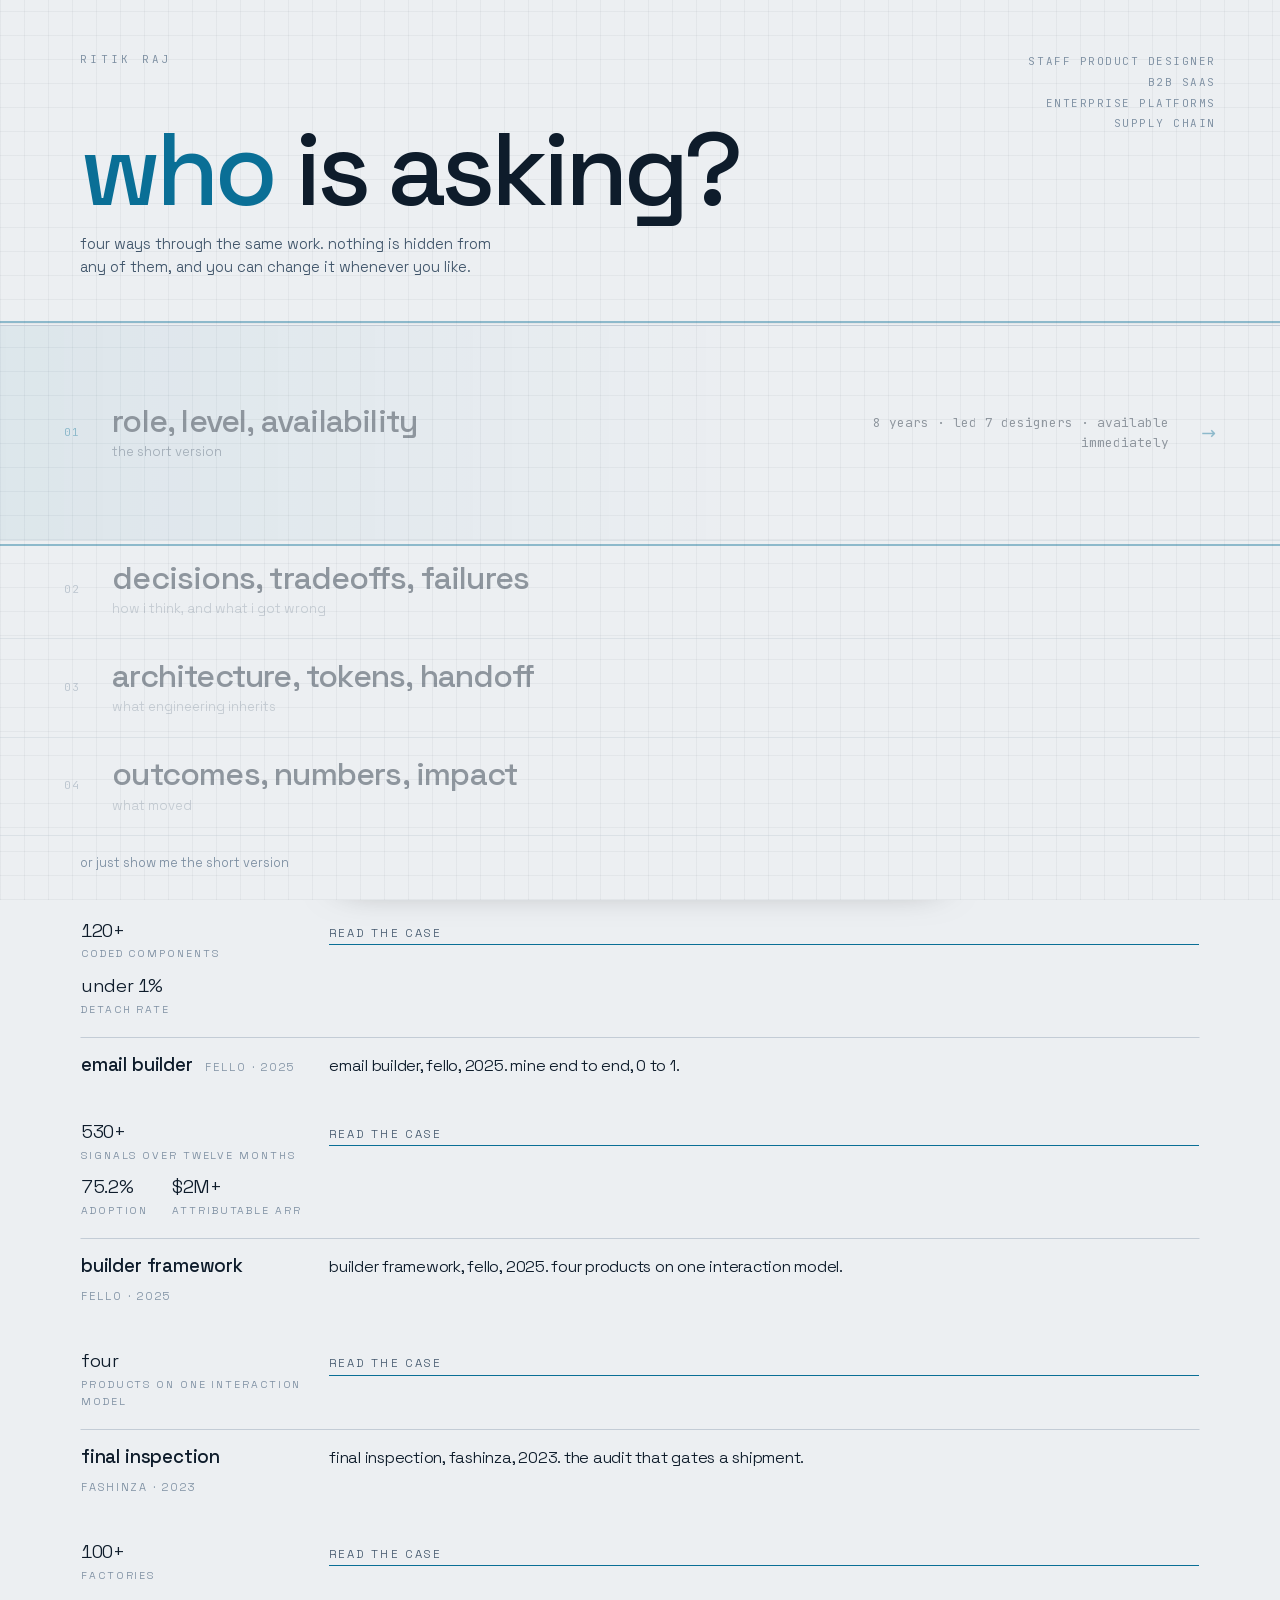
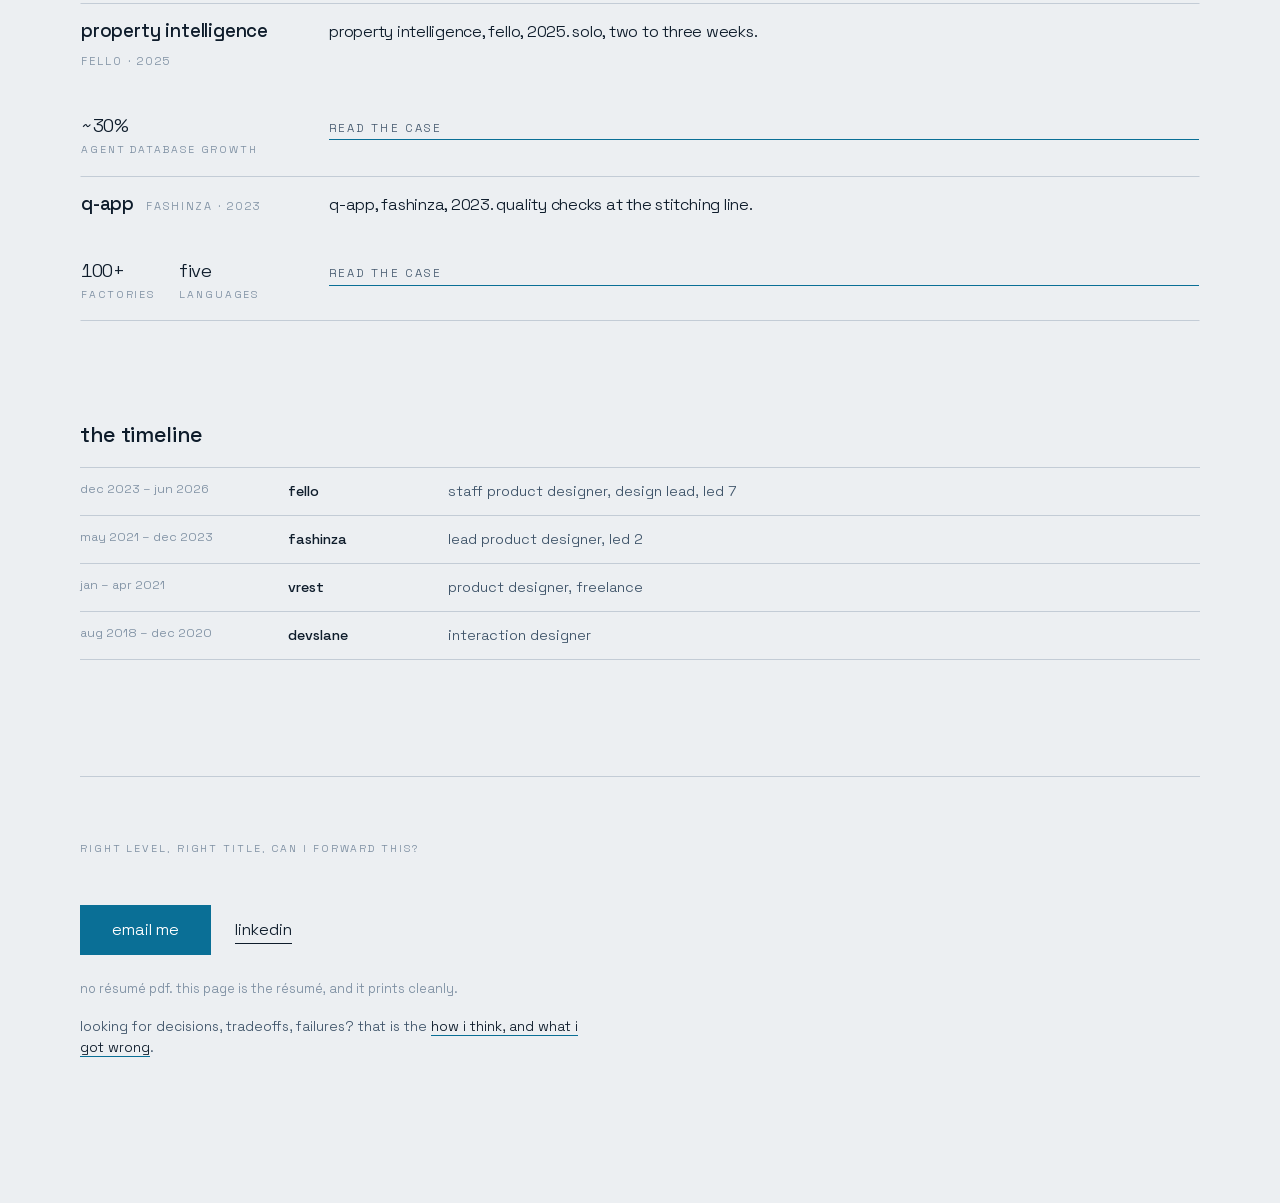
<file: new/lab.html>
<!doctype html>
<html lang="en" data-theme="blueprint" data-lens="facts">
<head>
<meta charset="utf-8">
<meta name="viewport" content="width=device-width,initial-scale=1">
<title>lab · lens portfolio</title>
<meta name="robots" content="noindex">
<!--
  PHASE 0 · the decision lab.
  The same content, the same components, three themes and two chooser modes.
  Pick a theme and a chooser mode, then lab.html, lab.css and lab.js go away
  and index.html takes over with the winners as defaults.
-->
<link rel="stylesheet" href="assets/css/tokens.css">
<link rel="stylesheet" href="assets/css/lens.css">
<link rel="stylesheet" href="assets/css/base.css">
<link rel="stylesheet" href="assets/css/components.css">
<link rel="stylesheet" href="assets/css/lab.css">
<script>
  /* theme before first paint, so nothing flashes */
  document.documentElement.classList.add('js');
  try {
    var t = localStorage.getItem('rr.lab.theme');
    if (t) document.documentElement.setAttribute('data-theme', t);
    var l = (location.search.match(/[?&]lens=([a-z-]+)/) || [])[1] || localStorage.getItem('rr.lens');
    if (l) document.documentElement.setAttribute('data-lens', l);
  } catch (e) {}
</script>
</head>
<body>

<a class="skip" href="#page">skip to content</a>

<div id="chooserHost"></div>

<header class="masthead wrap">
  <div class="masthead__row">
    <h2 class="masthead__name">ritik raj</h2>
    <p class="masthead__meta" id="lensQuestion"></p>
  </div>
</header>

<main class="wrap" id="page"></main>

<script src="data/content.js"></script>
<script src="assets/js/motion.js"></script>
<script src="assets/js/lens.js"></script>
<script src="assets/js/render.js"></script>
<script src="assets/js/chooser.js"></script>
<script src="assets/js/lab.js"></script>
<script>
(function (w, d) {
  var host = d.getElementById('chooserHost');
  var page = d.getElementById('page');
  var q    = d.getElementById('lensQuestion');
  var ch;

  d.documentElement.setAttribute('data-theme', Lab.theme());

  function paint(id) {
    Render.page(page, id);
    q.textContent = LENS_CONTENT.LENSES[id].question;
  }

  Lens.onChange(paint);
  Lens.init();
  paint(Lens.get());

  function mountChooser(mode, forceAnswered) {
    host.innerHTML = '';
    ch = Chooser.mount(host, mode, { forceAnswered: forceAnswered });
  }
  mountChooser(Lab.mode(), false);

  Lab.mount(d.body, function (mode) { mountChooser(mode, mode === 'strip'); });

  /* lens links inside the page (the sideways pointer) switch without a reload */
  d.addEventListener('click', function (e) {
    var a = e.target.closest && e.target.closest('[data-lens-link]');
    if (!a) return;
    e.preventDefault();
    Lens.set(a.getAttribute('data-lens-link'), { from: 'sideways' });
  });
})(window, document);
</script>
</body>
</html>
</file>
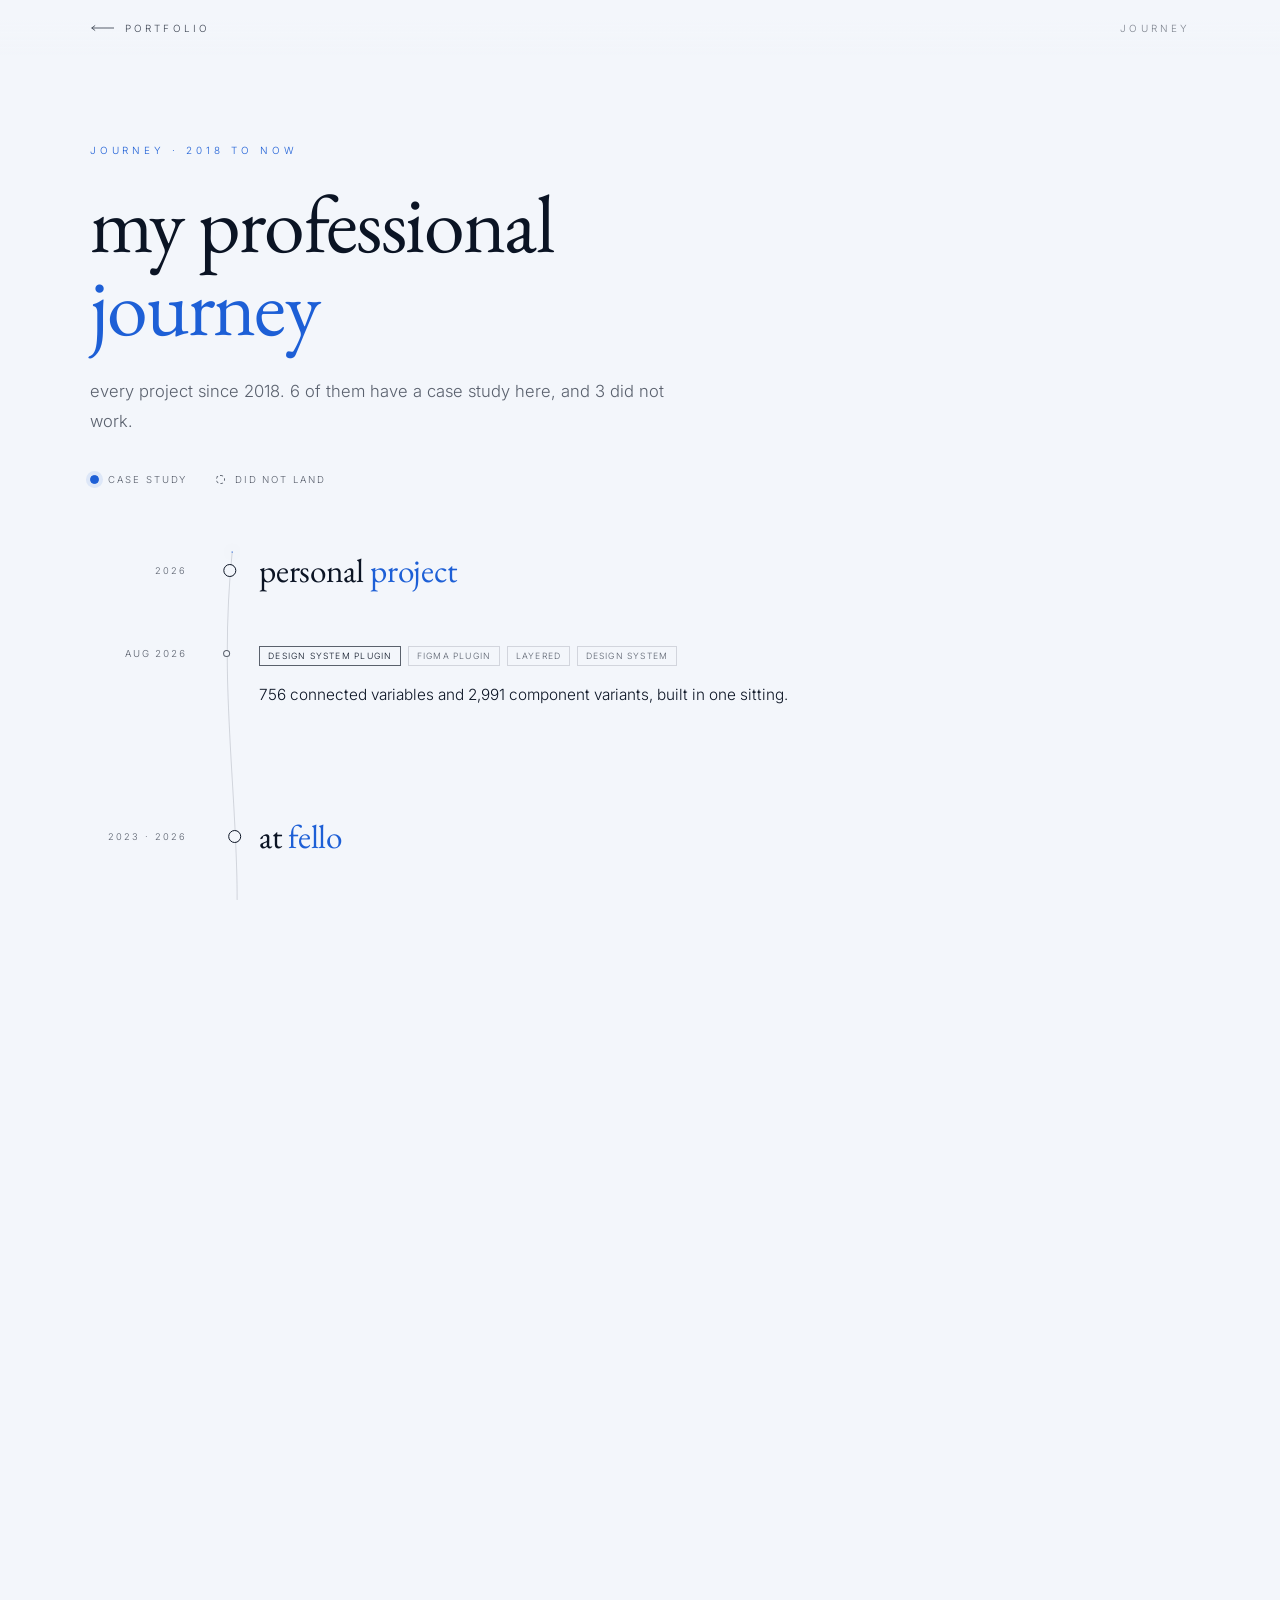
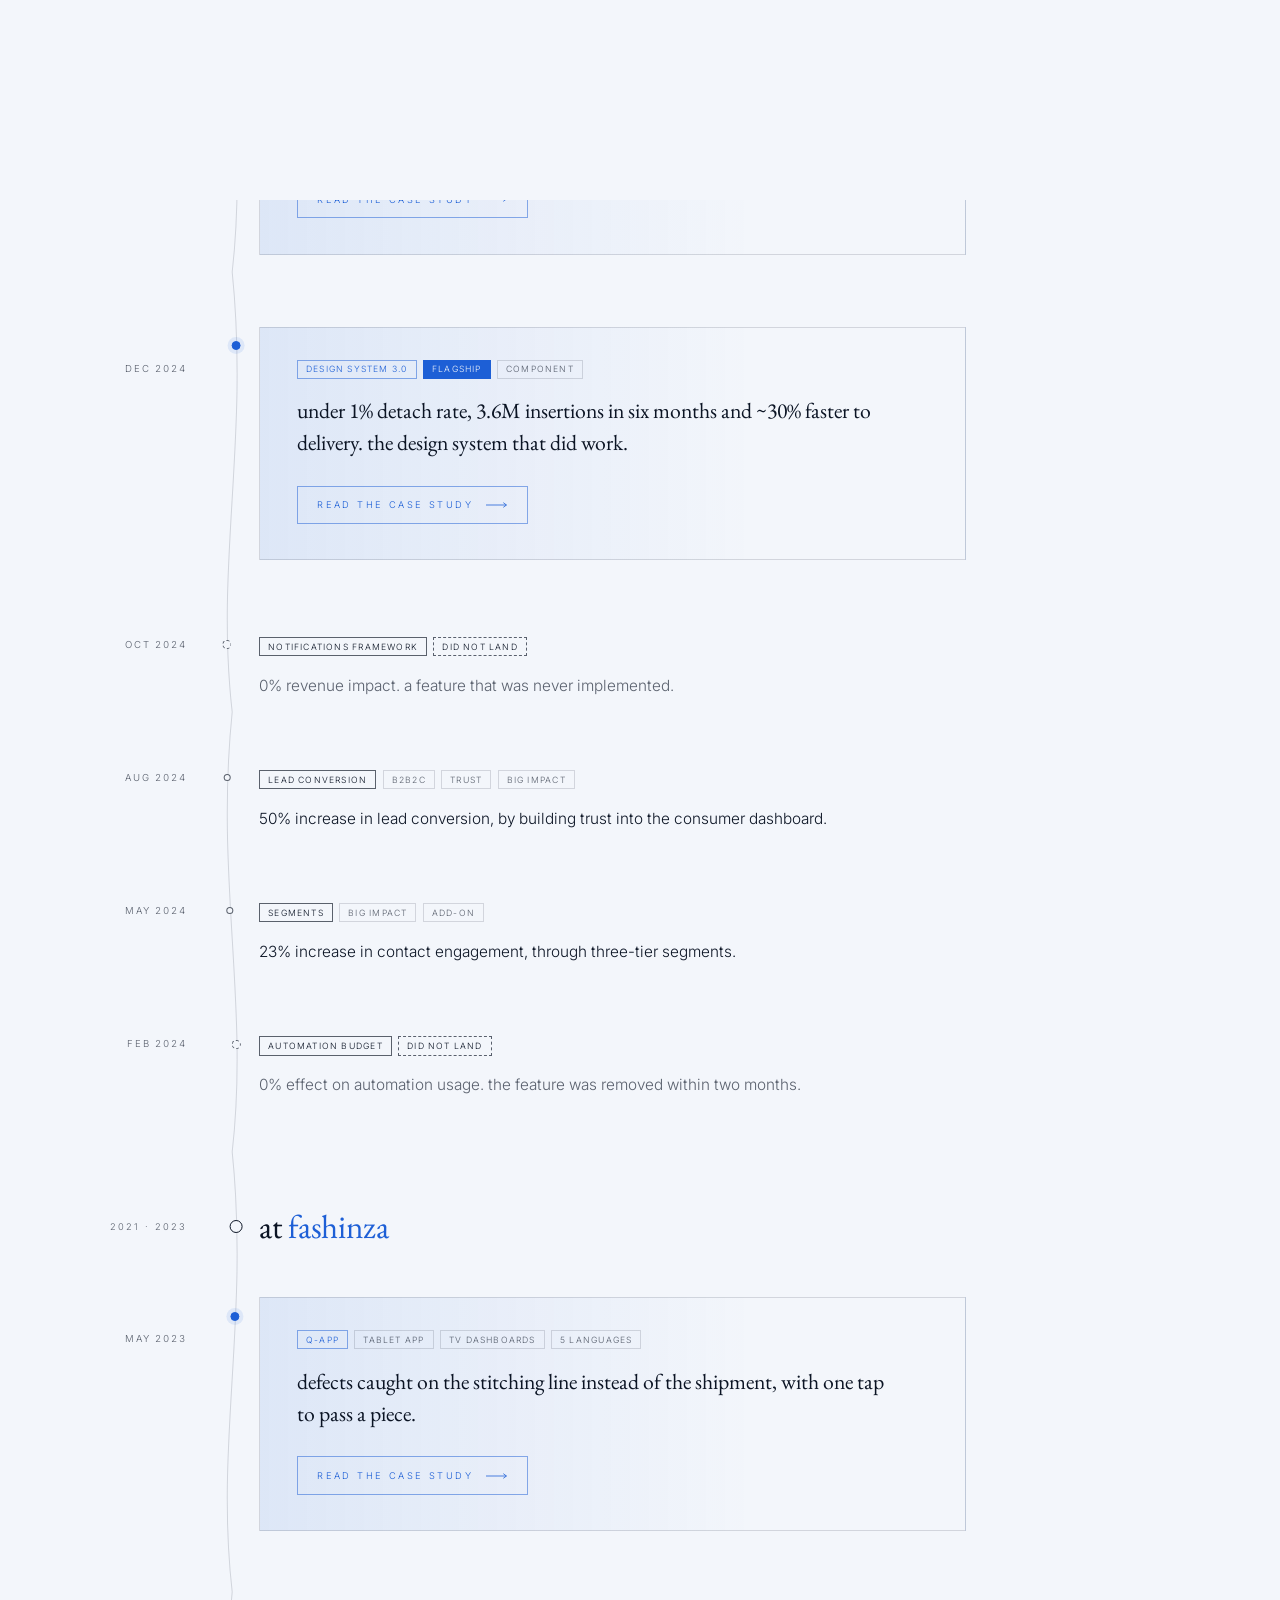
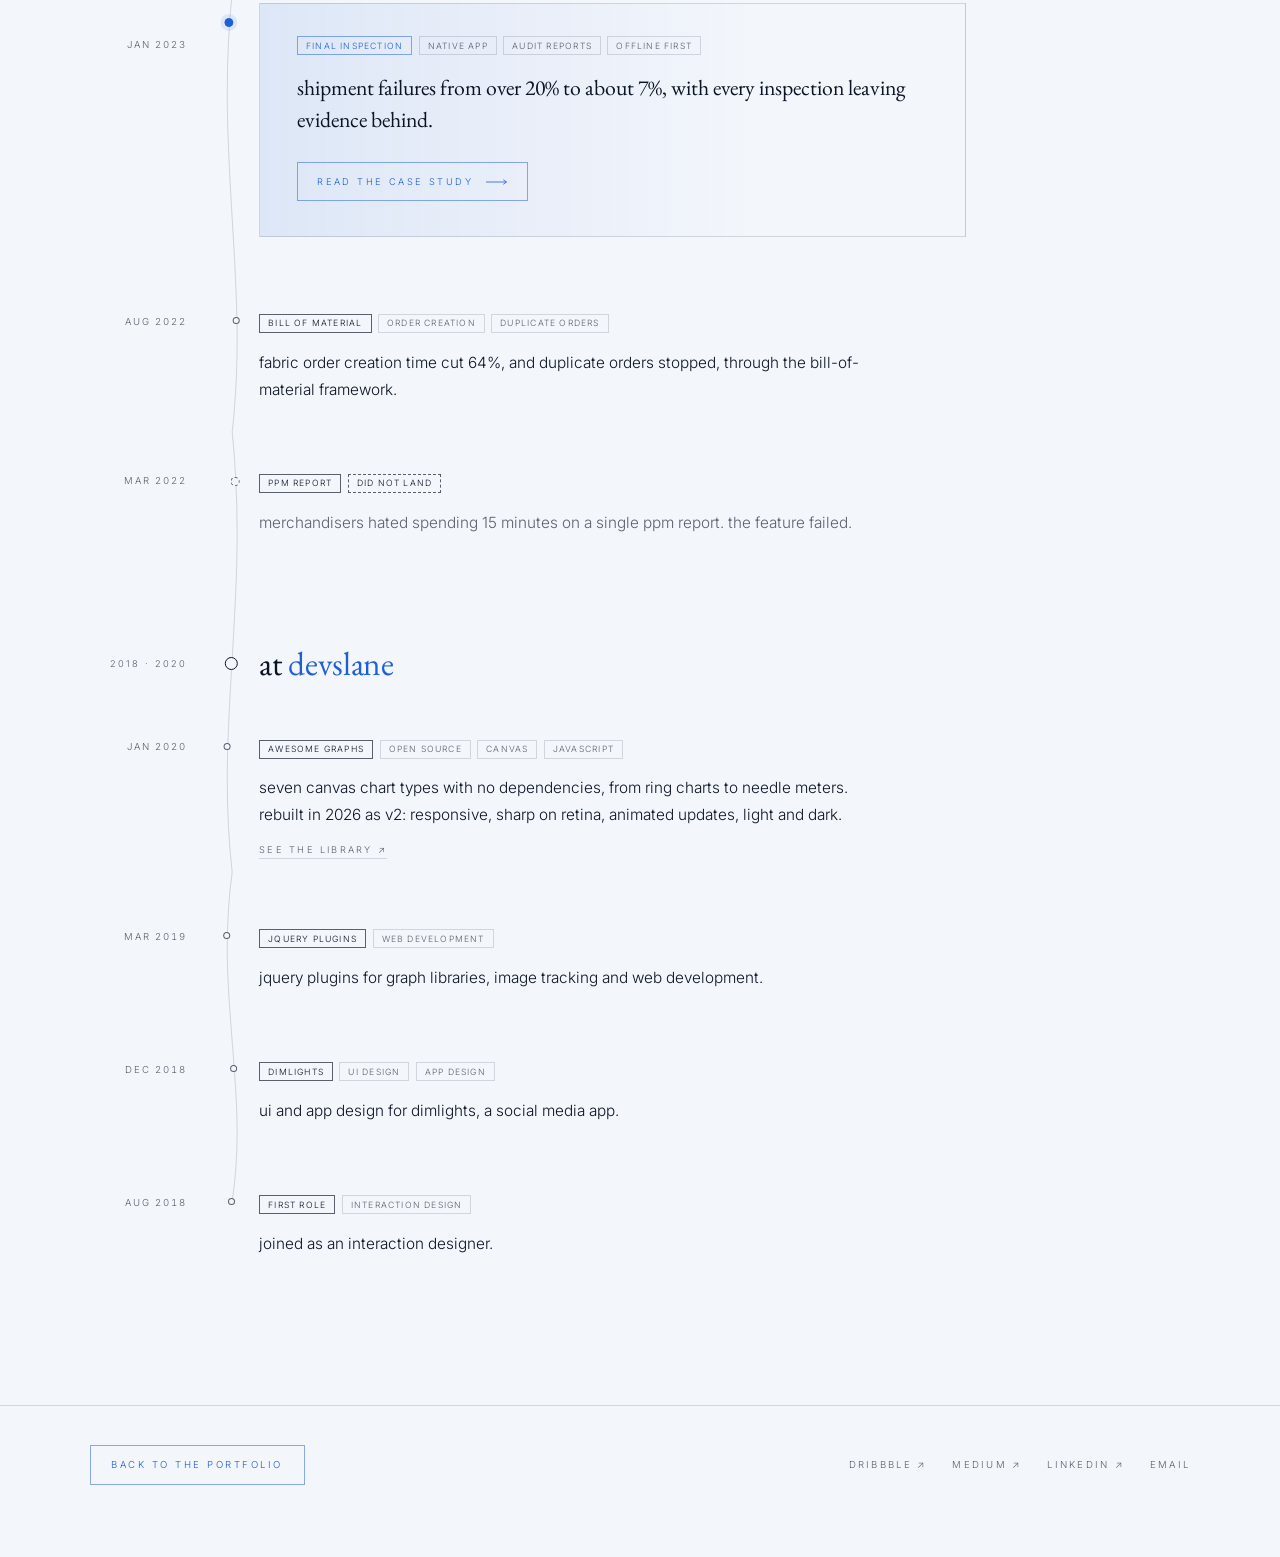
<file: portfolio/journey.html>
<!DOCTYPE html>
<html lang="en" class="v-a" data-home="index.html#a:journey">
<head>
<meta charset="utf-8">
<meta name="viewport" content="width=device-width, initial-scale=1">
<script src="assets/js/analytics.js"></script>
<title>journey · ritik raj</title>
<meta name="description" content="every project ritik raj has shipped since 2018, including the ones that did not work.">
<!-- icon and link preview. temporary artwork: replace the files in
     assets/meta/ (same names) and nothing else needs to change. og:url and
     og:image must be absolute, so change SITE below if the domain changes. -->
<link rel="icon" href="assets/meta/favicon.svg" type="image/svg+xml">
<link rel="apple-touch-icon" href="assets/meta/favicon-180.png">
<meta name="theme-color" content="#060b14">
<meta property="og:type" content="website">
<meta property="og:site_name" content="ritik raj">
<meta property="og:title" content="journey · ritik raj">
<meta property="og:description" content="every project ritik raj has shipped since 2018, including the ones that did not work.">
<meta property="og:url" content="https://ritikraj-website.web.app/journey.html">
<meta property="og:image" content="https://ritikraj-website.web.app/assets/meta/og-image.png">
<meta property="og:image:width" content="1200">
<meta property="og:image:height" content="630">
<meta property="og:image:alt" content="two portfolios. pick a side.">
<meta name="twitter:card" content="summary_large_image">
<meta name="twitter:title" content="journey · ritik raj">
<meta name="twitter:description" content="every project ritik raj has shipped since 2018, including the ones that did not work.">
<meta name="twitter:image" content="https://ritikraj-website.web.app/assets/meta/og-image.png">
<link rel="preconnect" href="https://fonts.googleapis.com">
<link rel="preconnect" href="https://fonts.gstatic.com" crossorigin>
<script>
/* portfolio a's palette and mode, before first paint, same as everywhere else */
try {
  var d = document.documentElement;
  var m = localStorage.getItem('rr-mode');
  if (!m) m = matchMedia('(prefers-color-scheme: light)').matches ? 'light' : 'dark';
  d.setAttribute('data-theme', 'blue');
  d.setAttribute('data-mode',  m);
} catch (e) {}
</script>
<link rel="stylesheet" href="https://fonts.googleapis.com/css2?family=Caveat:wght@500;600&family=EB+Garamond:ital,wght@0,400;0,500;1,400&family=Inter:wght@300;400;500&display=swap">
<link rel="stylesheet" href="assets/css/theme.css">
<link rel="stylesheet" href="assets/css/case-a.css">
<link rel="stylesheet" href="assets/css/journey.css">

<style>
/* ══ FIRST-PAINT VEIL ══════════════════════════════════════════════════
   Inline on purpose. An external stylesheet, however early, can still lose
   a frame to the parser — and one frame of unstyled html is exactly the
   thing an expert eye catches. This is styled before anything is fetched,
   so the first thing ever painted is the veil. Everything else loads,
   swaps fonts and mounts behind it. app.js / case.js lift it when ready.
   ═════════════════════════════════════════════════════════════════════ */
#veil{
  position:fixed; inset:0; z-index:999;
  display:grid; place-items:center;
  background:var(--ink,#060b14);
  transform:translateY(0);
  will-change:transform;
}
html.v-b #veil, html.to-b #veil{background:var(--bone,#e9e7e0)}
#veil b{
  display:block; width:4.5rem; height:1px;
  background:var(--cream,#e6f1e8); opacity:0;
  transform:scaleX(.15); transform-origin:left;
  animation:veilWait 1.6s cubic-bezier(.16,1,.3,1) .22s infinite;
}
html.v-b #veil b, html.to-b #veil b{background:var(--ink,#121110)}
@keyframes veilWait{
  0%{opacity:0;transform:scaleX(.15)}
  30%{opacity:.45;transform:scaleX(1)}
  65%{opacity:.45;transform:scaleX(1)}
  100%{opacity:0;transform:scaleX(.15)}
}
#veil.is-up   {transform:translateY(-100%);transition:transform .74s cubic-bezier(.76,0,.24,1);animation:none}
#veil.is-down {transform:translateY(100%); transition:none;animation:none}
#veil.is-shut {transform:translateY(0);    transition:transform .62s cubic-bezier(.76,0,.24,1);animation:none}
/* backstop: if the script never runs, the veil still gets out of the way
   rather than leaving a reader staring at a blank screen forever */
#veil{animation:veilGiveUp .7s cubic-bezier(.76,0,.24,1) 6s forwards}
@keyframes veilGiveUp{to{transform:translateY(-100%);visibility:hidden}}
@media (prefers-reduced-motion:reduce){
  #veil b{animation:none}
  #veil.is-up,#veil.is-shut{transition-duration:1ms}
}
</style>
</head>
<body>

<div id="veil" aria-hidden="true"><b></b></div>

<!-- ══════════════════════════════════════════════════════════════════════
     JOURNEY. every entry is an <article class="jr-item jr-item--KIND">:
       --case   has a case study on this site: serif, accent, and a way in
       --loss   did not land. kept on purpose.
       --plain  a milestone, no case study expected
     to promote one to a case study, change the kind and add the .jr-cta link.
     ══════════════════════════════════════════════════════════════════ -->
<article class="csa">

  <div class="csa__rule"></div>
  <div class="csa__bar">
    <a class="csa__back" href="index.html#a:journey">
      <svg viewBox="0 0 28 8" aria-hidden="true"><path d="M28 4H2M6 1L2 4l4 3" fill="none" stroke="currentColor" stroke-width="1"/></svg>
      <span>portfolio</span>
    </a>
    <span class="csa__where">journey</span>
  </div>

  <div class="jr">
    <header>
      <p class="csa__eyebrow" data-up>journey · 2018 to now</p>
      <h1 class="csa__title" data-up>my professional <em>journey</em></h1>
      <p class="csa__stand" data-up>every project since 2018. 6 of them have a case study here, and 3 did not work.</p>
      <ul class="jr-legend" data-up>
        <li><i class="jr-dot is-case" aria-hidden="true"></i>case study</li>
        <li><i class="jr-dot is-loss" aria-hidden="true"></i>did not land</li>
      </ul>
    </header>

    <section class="jr-list" id="jrList" aria-label="timeline, newest first">
      <svg class="jr-thread" id="jrThread" aria-hidden="true" preserveAspectRatio="none">
        <path class="jr-thread__base" id="jrBase"/>
        <path class="jr-thread__live" id="jrLive"/>
      </svg>

      <header class="jr-group" data-up>
        <p class="jr-group__years">2026</p>
        <i class="jr-dot" aria-hidden="true"></i>
        <h2 class="jr-group__name">personal <em>project</em></h2>
      </header>
      <article class="jr-item jr-item--plain" data-up>
        <p class="jr-date">aug 2026</p>
        <i class="jr-dot is-plain" aria-hidden="true"></i>
        <div class="jr-body" data-date="aug 2026">
          <ul class="jr-tags"><li class="is-name">design system plugin</li><li>figma plugin</li><li>layered</li><li>design system</li></ul>
          <p class="jr-line">756 connected variables and 2,991 component variants, built in one sitting.</p>
        </div>
      </article>
      <header class="jr-group" data-up>
        <p class="jr-group__years">2023 · 2026</p>
        <i class="jr-dot" aria-hidden="true"></i>
        <h2 class="jr-group__name">at <em>fello</em></h2>
      </header>
      <article class="jr-item jr-item--plain" data-up>
        <p class="jr-date">mar 2026</p>
        <i class="jr-dot is-plain" aria-hidden="true"></i>
        <div class="jr-body" data-date="mar 2026">
          <ul class="jr-tags"><li class="is-name">conversational form builder</li><li>ai</li><li>builder</li><li>web tool</li></ul>
          <p class="jr-line">a complex conversational form, created in under two minutes with "create with ai".</p>
        </div>
      </article>
      <article class="jr-item jr-item--case" data-up>
        <p class="jr-date">nov 2025</p>
        <i class="jr-dot is-case" aria-hidden="true"></i>
        <div class="jr-body" data-date="nov 2025">
          <ul class="jr-tags"><li class="is-name">email builder</li><li class="is-flag">flagship</li><li>builder</li><li>web tool</li></ul>
          <p class="jr-line">75.2% adoption across ~3,000 accounts, a 5.4% churn-save and $2M+ attributable ARR.</p>
          <a class="jr-cta" href="case/email-builder.html?v=a"><span>read the case study</span><svg viewBox="0 0 28 8" aria-hidden="true"><path d="M0 4h26M22 1l4 3-4 3" fill="none" stroke="currentColor" stroke-width="1"/></svg></a>
        </div>
      </article>
      <article class="jr-item jr-item--case" data-up>
        <p class="jr-date">sept 2025</p>
        <i class="jr-dot is-case" aria-hidden="true"></i>
        <div class="jr-body" data-date="sept 2025">
          <ul class="jr-tags"><li class="is-name">property intelligence</li><li>ux</li><li>growth</li><li>revenue impact</li></ul>
          <p class="jr-line">agent rosters grew ~30%, and brokerages could finally put a number on the revenue walking out of the door.</p>
          <a class="jr-cta" href="case/property-intelligence.html?v=a"><span>read the case study</span><svg viewBox="0 0 28 8" aria-hidden="true"><path d="M0 4h26M22 1l4 3-4 3" fill="none" stroke="currentColor" stroke-width="1"/></svg></a>
        </div>
      </article>
      <article class="jr-item jr-item--case" data-up>
        <p class="jr-date">may 2025</p>
        <i class="jr-dot is-case" aria-hidden="true"></i>
        <div class="jr-body" data-date="may 2025">
          <ul class="jr-tags"><li class="is-name">builder framework</li><li>builder</li><li>technical</li><li>framework</li></ul>
          <p class="jr-line">solving core builder ux by creating one unified builder experience.</p>
          <a class="jr-cta" href="case/builder-framework.html?v=a"><span>read the case study</span><svg viewBox="0 0 28 8" aria-hidden="true"><path d="M0 4h26M22 1l4 3-4 3" fill="none" stroke="currentColor" stroke-width="1"/></svg></a>
        </div>
      </article>
      <article class="jr-item jr-item--case" data-up>
        <p class="jr-date">dec 2024</p>
        <i class="jr-dot is-case" aria-hidden="true"></i>
        <div class="jr-body" data-date="dec 2024">
          <ul class="jr-tags"><li class="is-name">design system 3.0</li><li class="is-flag">flagship</li><li>component</li></ul>
          <p class="jr-line">under 1% detach rate, 3.6M insertions in six months and ~30% faster to delivery. the design system that did work.</p>
          <a class="jr-cta" href="case/design-system.html?v=a"><span>read the case study</span><svg viewBox="0 0 28 8" aria-hidden="true"><path d="M0 4h26M22 1l4 3-4 3" fill="none" stroke="currentColor" stroke-width="1"/></svg></a>
        </div>
      </article>
      <article class="jr-item jr-item--loss" data-up>
        <p class="jr-date">oct 2024</p>
        <i class="jr-dot is-loss" aria-hidden="true"></i>
        <div class="jr-body" data-date="oct 2024">
          <ul class="jr-tags"><li class="is-name">notifications framework</li><li class="is-loss">did not land</li></ul>
          <p class="jr-line">0% revenue impact. a feature that was never implemented.</p>
        </div>
      </article>
      <article class="jr-item jr-item--plain" data-up>
        <p class="jr-date">aug 2024</p>
        <i class="jr-dot is-plain" aria-hidden="true"></i>
        <div class="jr-body" data-date="aug 2024">
          <ul class="jr-tags"><li class="is-name">lead conversion</li><li>b2b2c</li><li>trust</li><li>big impact</li></ul>
          <p class="jr-line">50% increase in lead conversion, by building trust into the consumer dashboard.</p>
        </div>
      </article>
      <article class="jr-item jr-item--plain" data-up>
        <p class="jr-date">may 2024</p>
        <i class="jr-dot is-plain" aria-hidden="true"></i>
        <div class="jr-body" data-date="may 2024">
          <ul class="jr-tags"><li class="is-name">segments</li><li>big impact</li><li>add-on</li></ul>
          <p class="jr-line">23% increase in contact engagement, through three-tier segments.</p>
        </div>
      </article>
      <article class="jr-item jr-item--loss" data-up>
        <p class="jr-date">feb 2024</p>
        <i class="jr-dot is-loss" aria-hidden="true"></i>
        <div class="jr-body" data-date="feb 2024">
          <ul class="jr-tags"><li class="is-name">automation budget</li><li class="is-loss">did not land</li></ul>
          <p class="jr-line">0% effect on automation usage. the feature was removed within two months.</p>
        </div>
      </article>
      <header class="jr-group" data-up>
        <p class="jr-group__years">2021 · 2023</p>
        <i class="jr-dot" aria-hidden="true"></i>
        <h2 class="jr-group__name">at <em>fashinza</em></h2>
      </header>
      <article class="jr-item jr-item--case" data-up>
        <p class="jr-date">may 2023</p>
        <i class="jr-dot is-case" aria-hidden="true"></i>
        <div class="jr-body" data-date="may 2023">
          <ul class="jr-tags"><li class="is-name">q-app</li><li>tablet app</li><li>tv dashboards</li><li>5 languages</li></ul>
          <p class="jr-line">defects caught on the stitching line instead of the shipment, with one tap to pass a piece.</p>
          <a class="jr-cta" href="case/qapp.html?v=a"><span>read the case study</span><svg viewBox="0 0 28 8" aria-hidden="true"><path d="M0 4h26M22 1l4 3-4 3" fill="none" stroke="currentColor" stroke-width="1"/></svg></a>
        </div>
      </article>
      <article class="jr-item jr-item--case" data-up>
        <p class="jr-date">jan 2023</p>
        <i class="jr-dot is-case" aria-hidden="true"></i>
        <div class="jr-body" data-date="jan 2023">
          <ul class="jr-tags"><li class="is-name">final inspection</li><li>native app</li><li>audit reports</li><li>offline first</li></ul>
          <p class="jr-line">shipment failures from over 20% to about 7%, with every inspection leaving evidence behind.</p>
          <a class="jr-cta" href="case/final-inspection.html?v=a"><span>read the case study</span><svg viewBox="0 0 28 8" aria-hidden="true"><path d="M0 4h26M22 1l4 3-4 3" fill="none" stroke="currentColor" stroke-width="1"/></svg></a>
        </div>
      </article>
      <article class="jr-item jr-item--plain" data-up>
        <p class="jr-date">aug 2022</p>
        <i class="jr-dot is-plain" aria-hidden="true"></i>
        <div class="jr-body" data-date="aug 2022">
          <ul class="jr-tags"><li class="is-name">bill of material</li><li>order creation</li><li>duplicate orders</li></ul>
          <p class="jr-line">fabric order creation time cut 64%, and duplicate orders stopped, through the bill-of-material framework.</p>
        </div>
      </article>
      <article class="jr-item jr-item--loss" data-up>
        <p class="jr-date">mar 2022</p>
        <i class="jr-dot is-loss" aria-hidden="true"></i>
        <div class="jr-body" data-date="mar 2022">
          <ul class="jr-tags"><li class="is-name">ppm report</li><li class="is-loss">did not land</li></ul>
          <p class="jr-line">merchandisers hated spending 15 minutes on a single ppm report. the feature failed.</p>
        </div>
      </article>
      <header class="jr-group" data-up>
        <p class="jr-group__years">2018 · 2020</p>
        <i class="jr-dot" aria-hidden="true"></i>
        <h2 class="jr-group__name">at <em>devslane</em></h2>
      </header>
      <article class="jr-item jr-item--plain" data-up>
        <p class="jr-date">jan 2020</p>
        <i class="jr-dot is-plain" aria-hidden="true"></i>
        <div class="jr-body" data-date="jan 2020">
          <ul class="jr-tags"><li class="is-name">awesome graphs</li><li>open source</li><li>canvas</li><li>javascript</li></ul>
          <p class="jr-line">seven canvas chart types with no dependencies, from ring charts to needle meters. rebuilt in 2026 as v2: responsive, sharp on retina, animated updates, light and dark.</p>
          <a class="jr-ext" href="https://ritikraj.github.io/awesome-graphs/" target="_blank" rel="noopener">see the library ↗</a>
        </div>
      </article>
      <article class="jr-item jr-item--plain" data-up>
        <p class="jr-date">mar 2019</p>
        <i class="jr-dot is-plain" aria-hidden="true"></i>
        <div class="jr-body" data-date="mar 2019">
          <ul class="jr-tags"><li class="is-name">jquery plugins</li><li>web development</li></ul>
          <p class="jr-line">jquery plugins for graph libraries, image tracking and web development.</p>
        </div>
      </article>
      <article class="jr-item jr-item--plain" data-up>
        <p class="jr-date">dec 2018</p>
        <i class="jr-dot is-plain" aria-hidden="true"></i>
        <div class="jr-body" data-date="dec 2018">
          <ul class="jr-tags"><li class="is-name">dimlights</li><li>ui design</li><li>app design</li></ul>
          <p class="jr-line">ui and app design for dimlights, a social media app.</p>
        </div>
      </article>
      <article class="jr-item jr-item--plain" data-up>
        <p class="jr-date">aug 2018</p>
        <i class="jr-dot is-plain" aria-hidden="true"></i>
        <div class="jr-body" data-date="aug 2018">
          <ul class="jr-tags"><li class="is-name">first role</li><li>interaction design</li></ul>
          <p class="jr-line">joined as an interaction designer.</p>
        </div>
      </article>
    </section>
  </div>

  <footer class="jr-foot">
    <a class="csa__flip jr-foot__home" href="index.html#a:journey">back to the portfolio</a>
    <nav class="jr-foot__links" aria-label="elsewhere">
      <a href="https://dribbble.com/ritik-raj" target="_blank" rel="noopener">dribbble ↗</a>
      <a href="https://medium.com/@ritikraj559" target="_blank" rel="noopener">medium ↗</a>
      <a href="https://www.linkedin.com/in/ritik-raj/" target="_blank" rel="noopener">linkedin ↗</a>
      <a href="mailto:ritikraj559@gmail.com">email</a>
    </nav>
  </footer>

</article>

<script src="assets/js/case.js"></script>
<script src="assets/js/journey.js"></script>
</body>
</html>
</file>
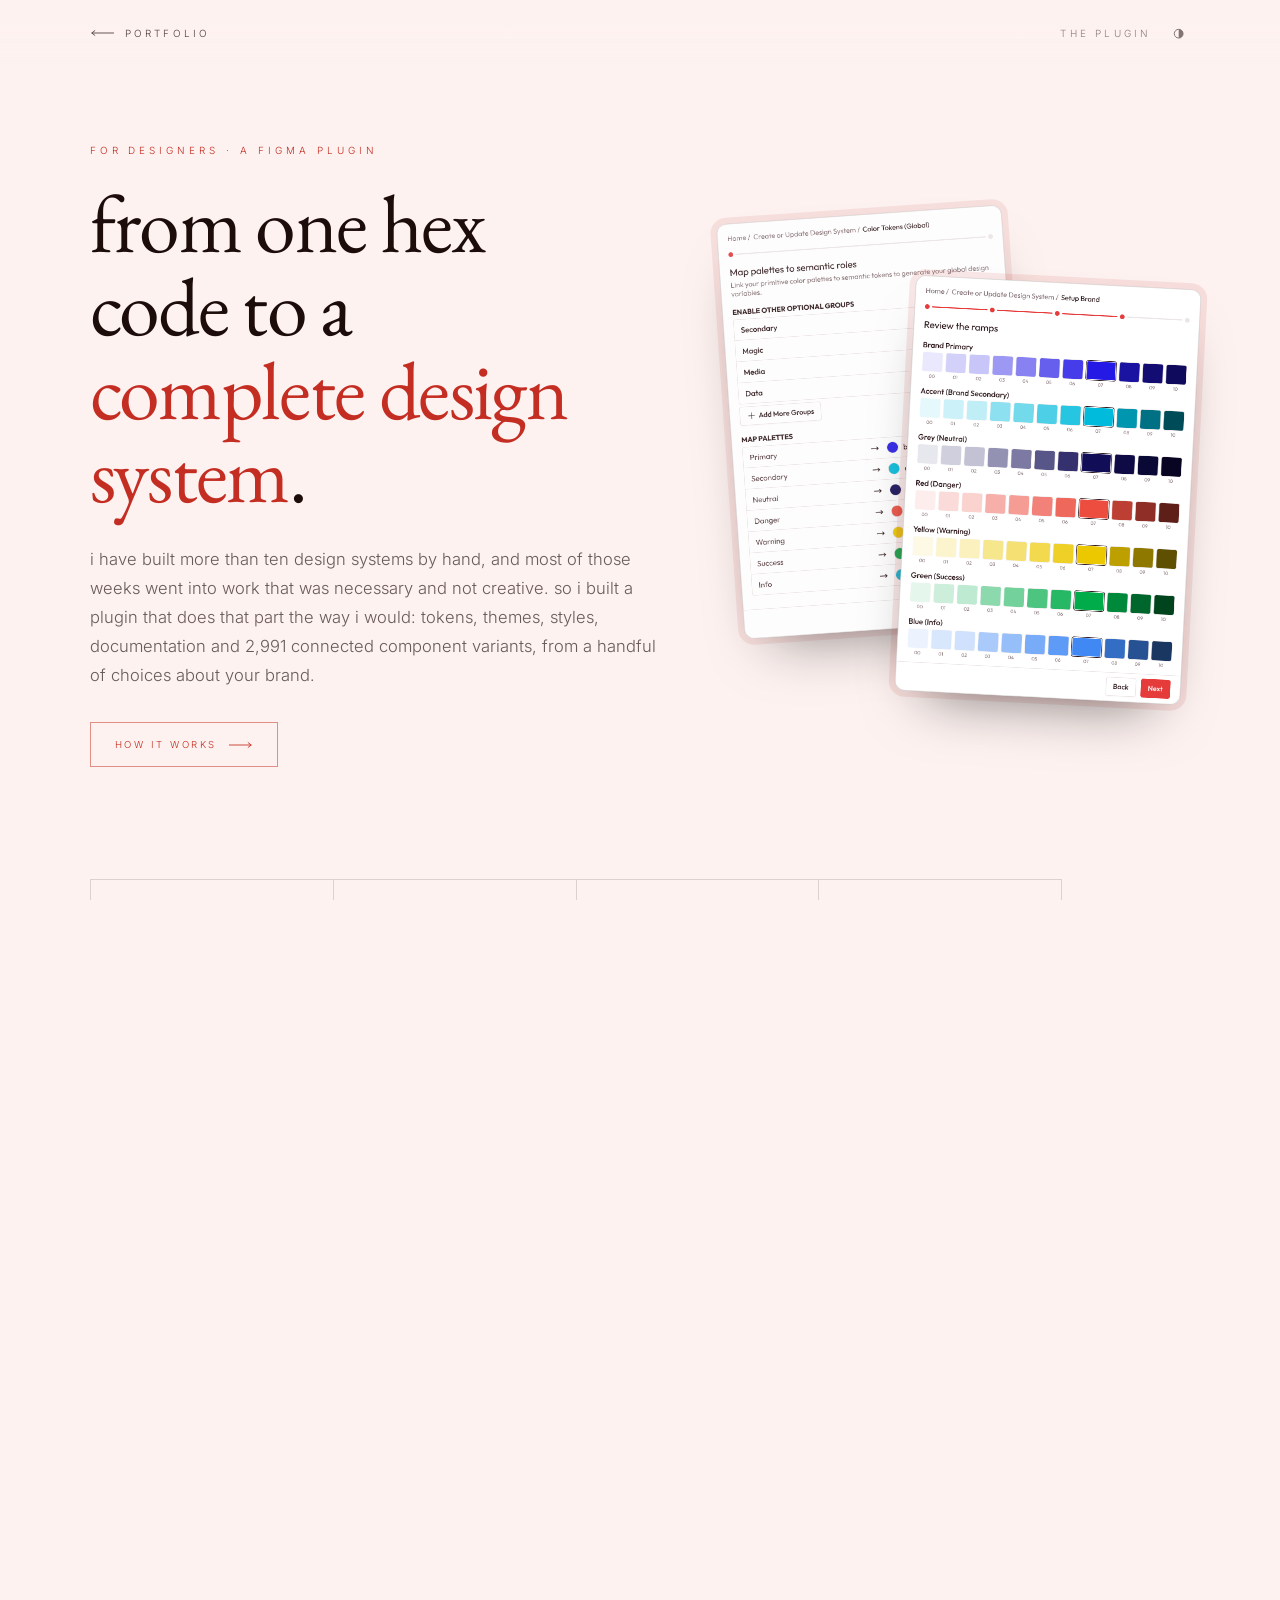
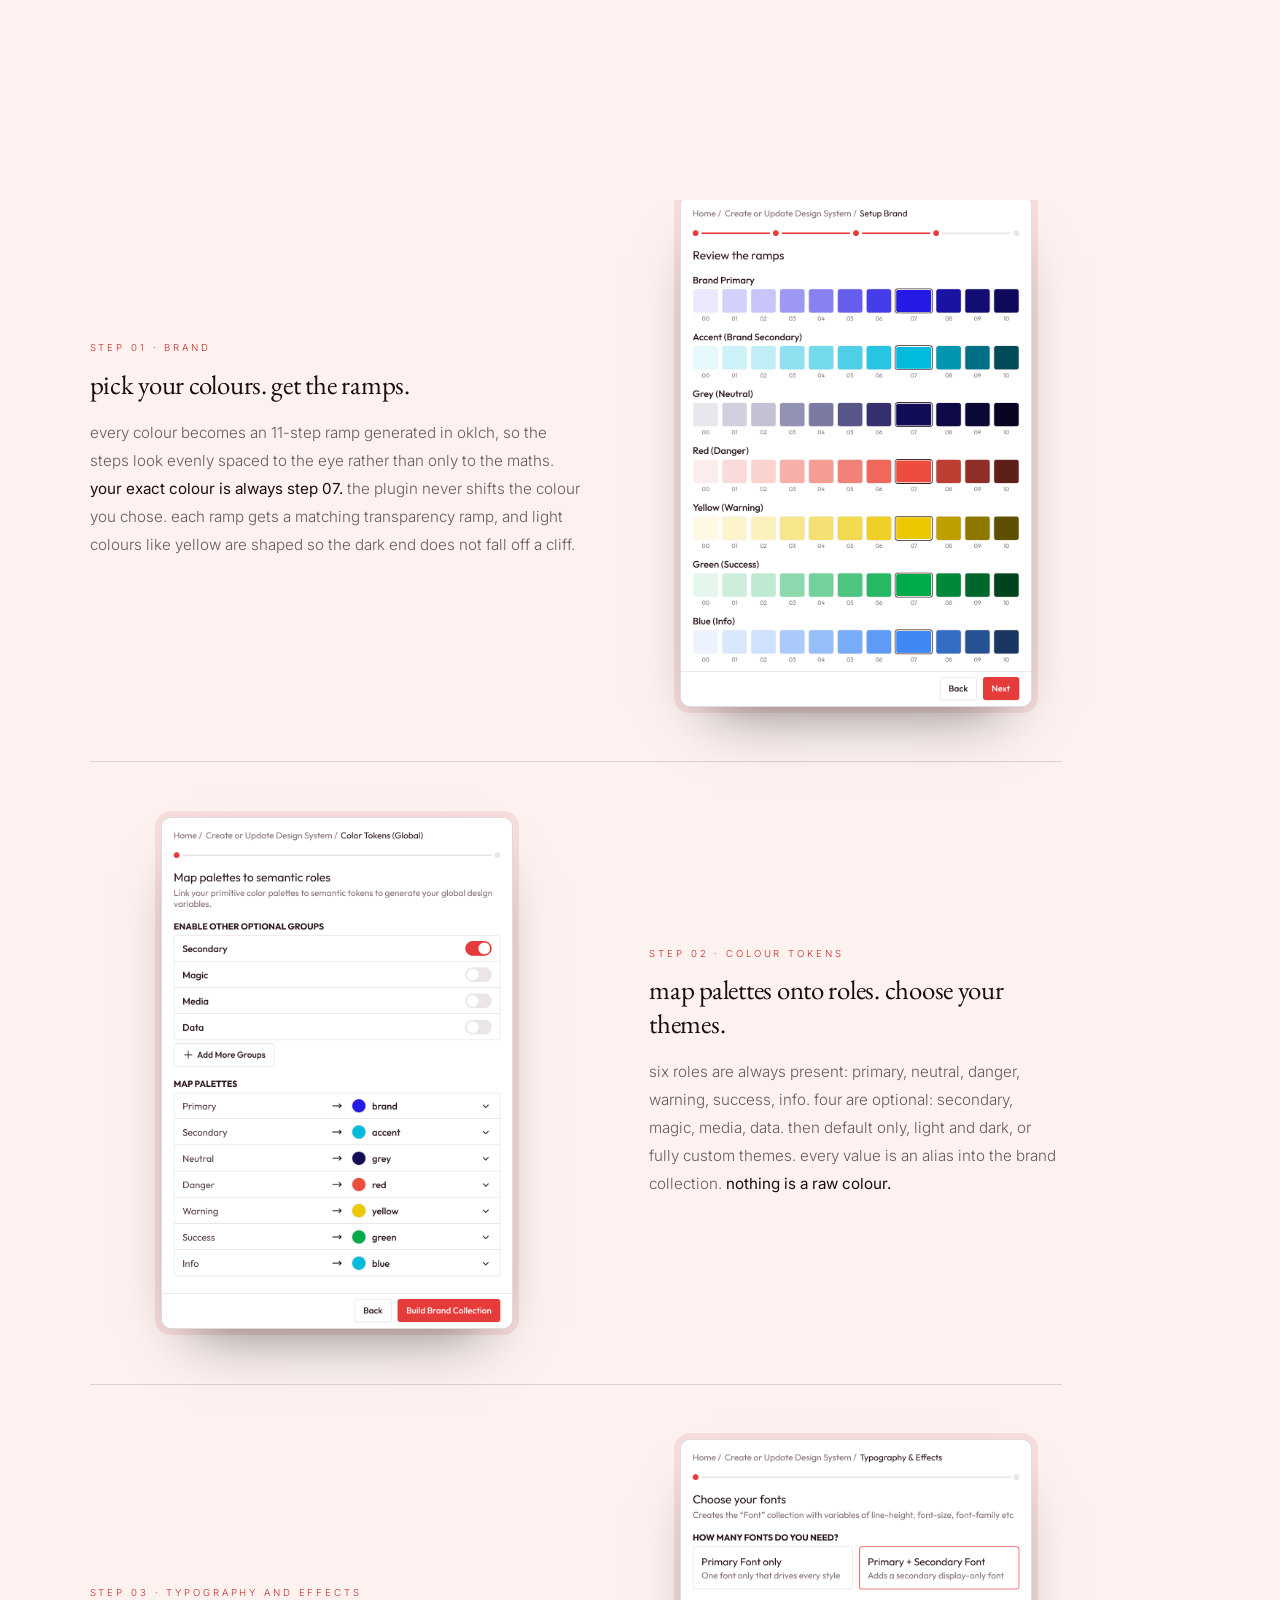
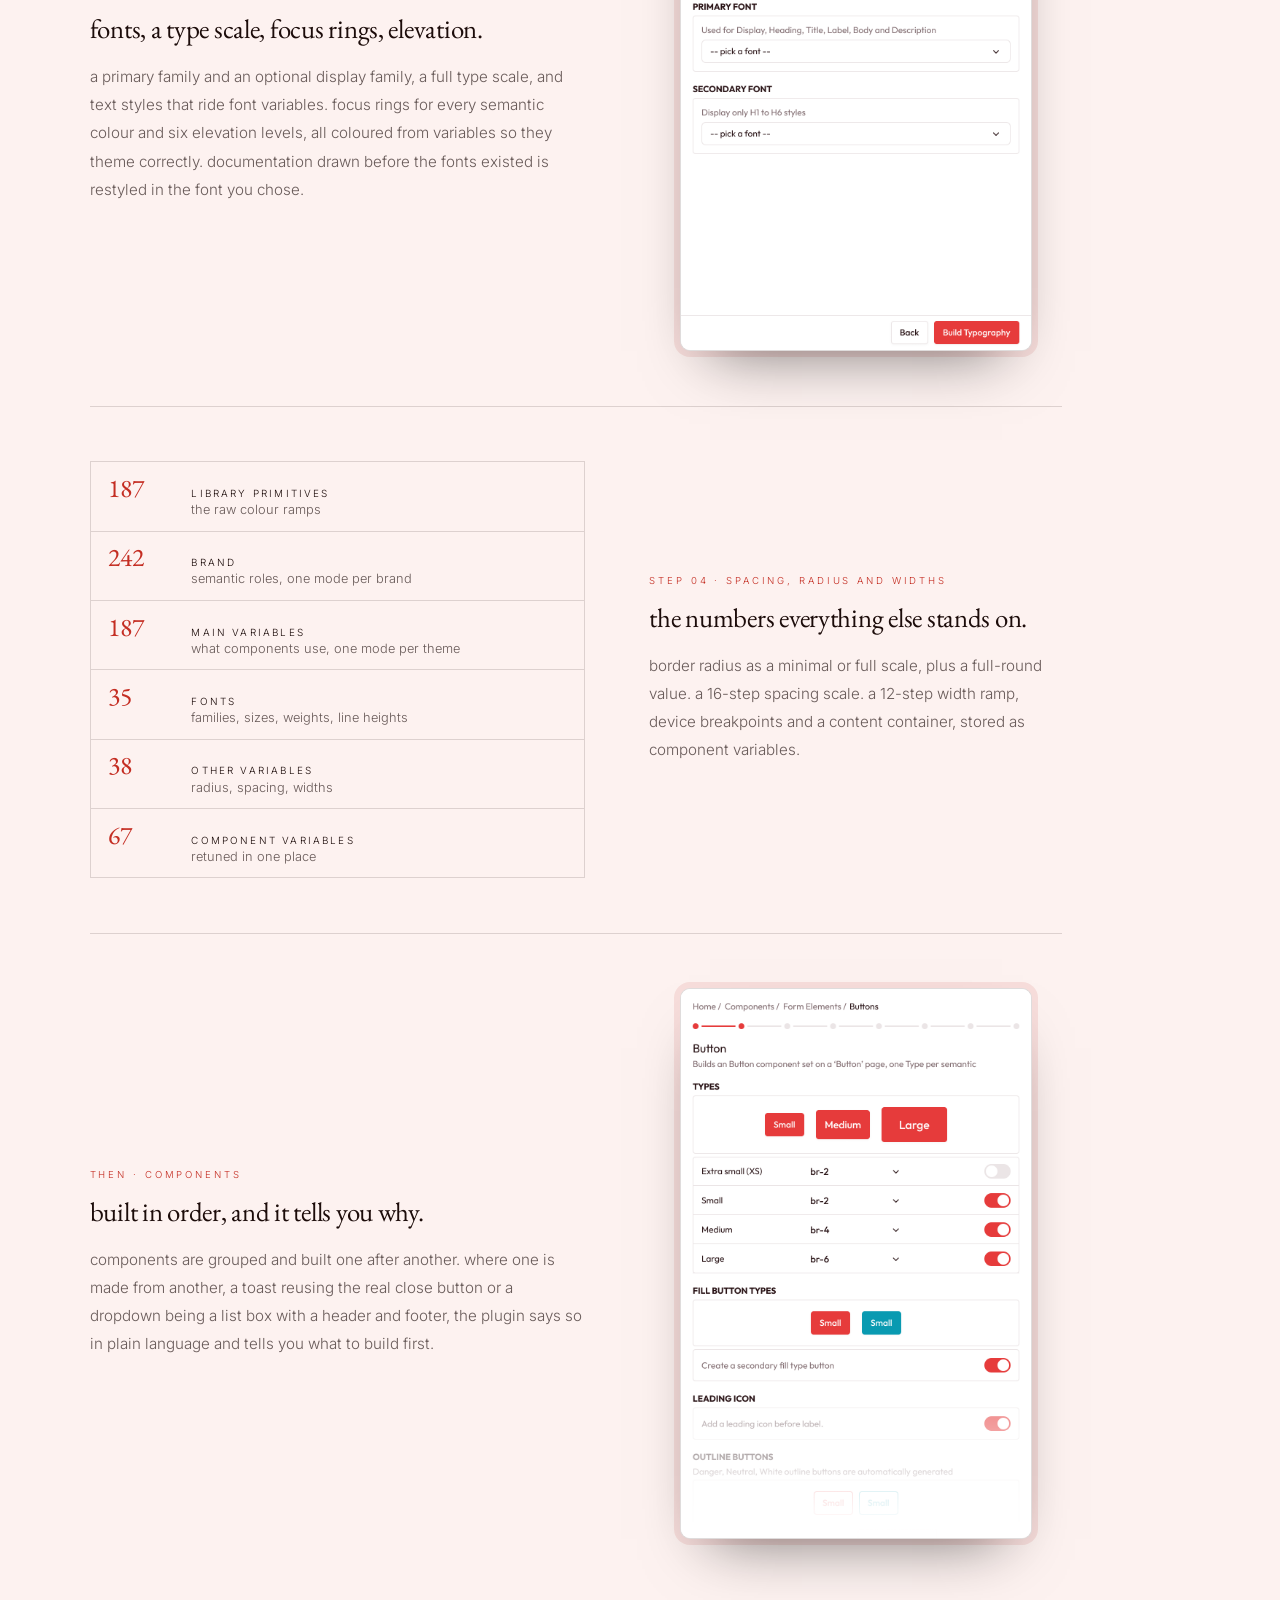
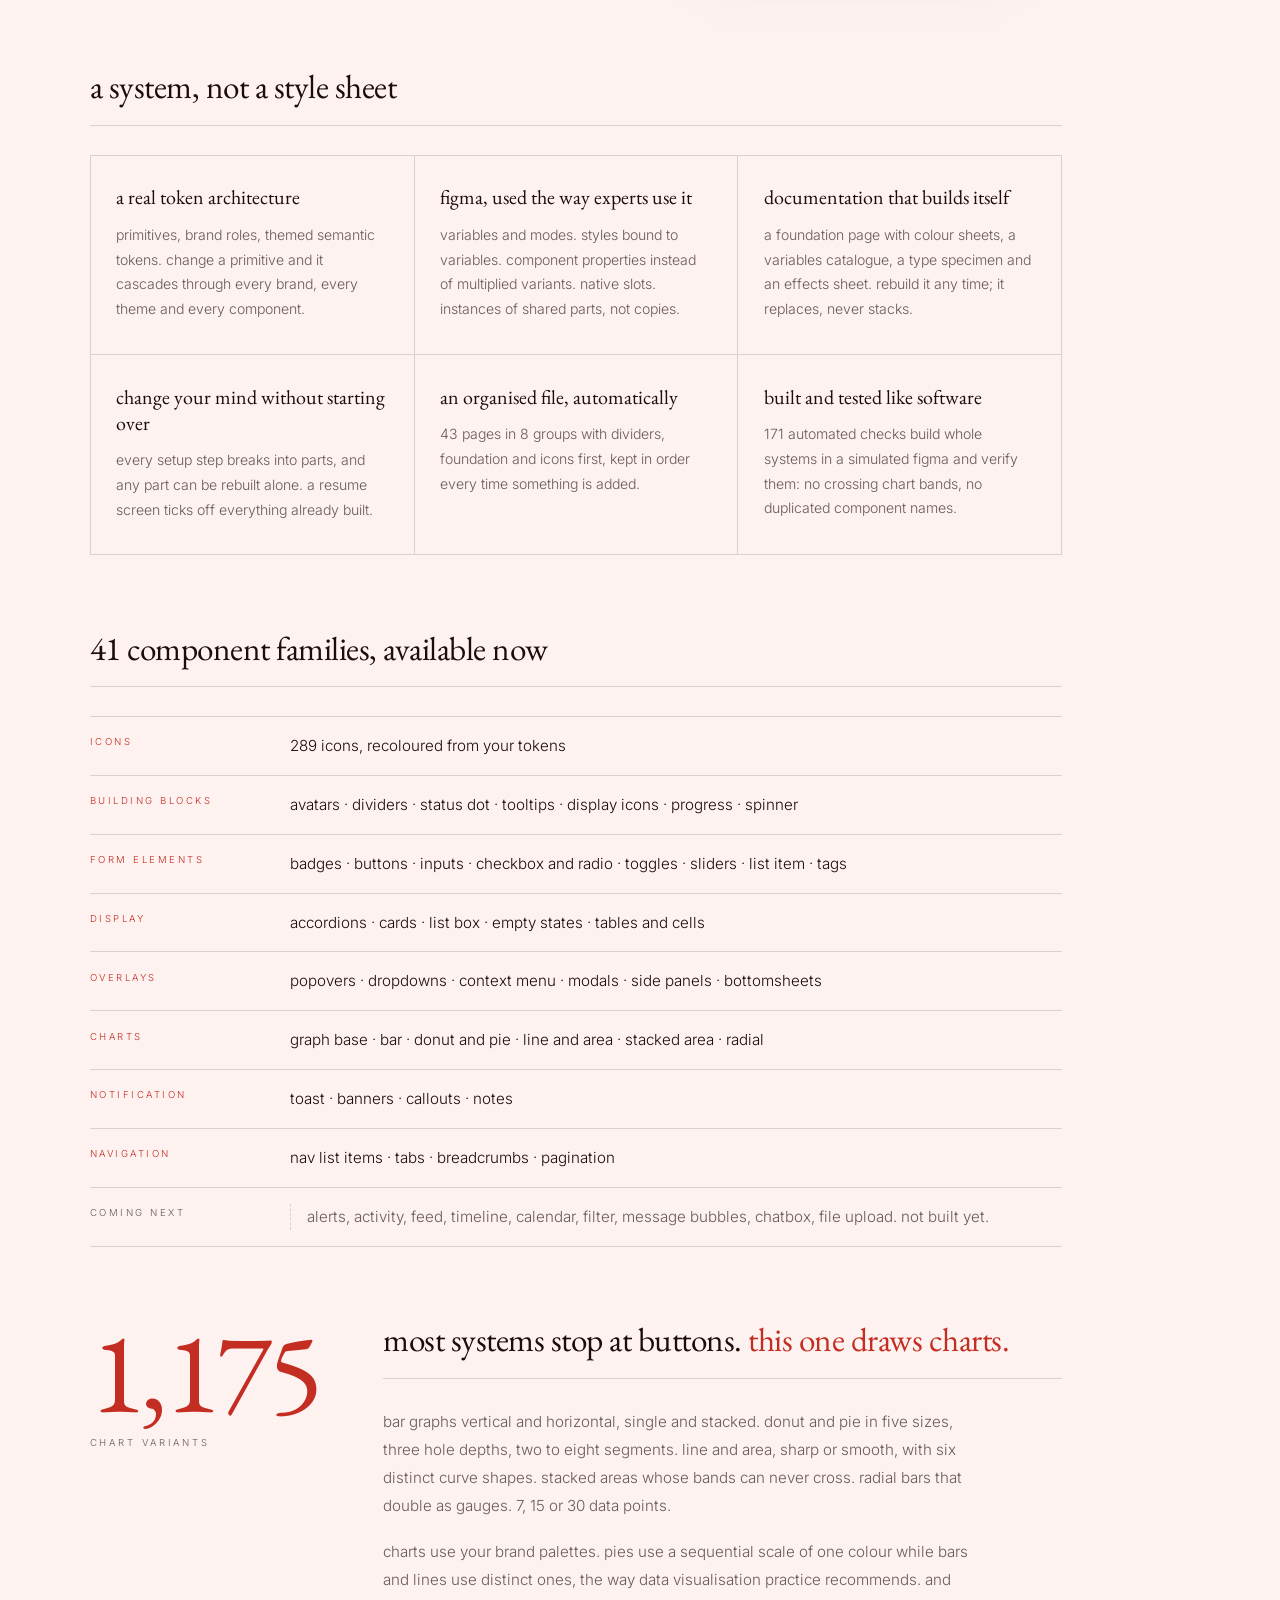
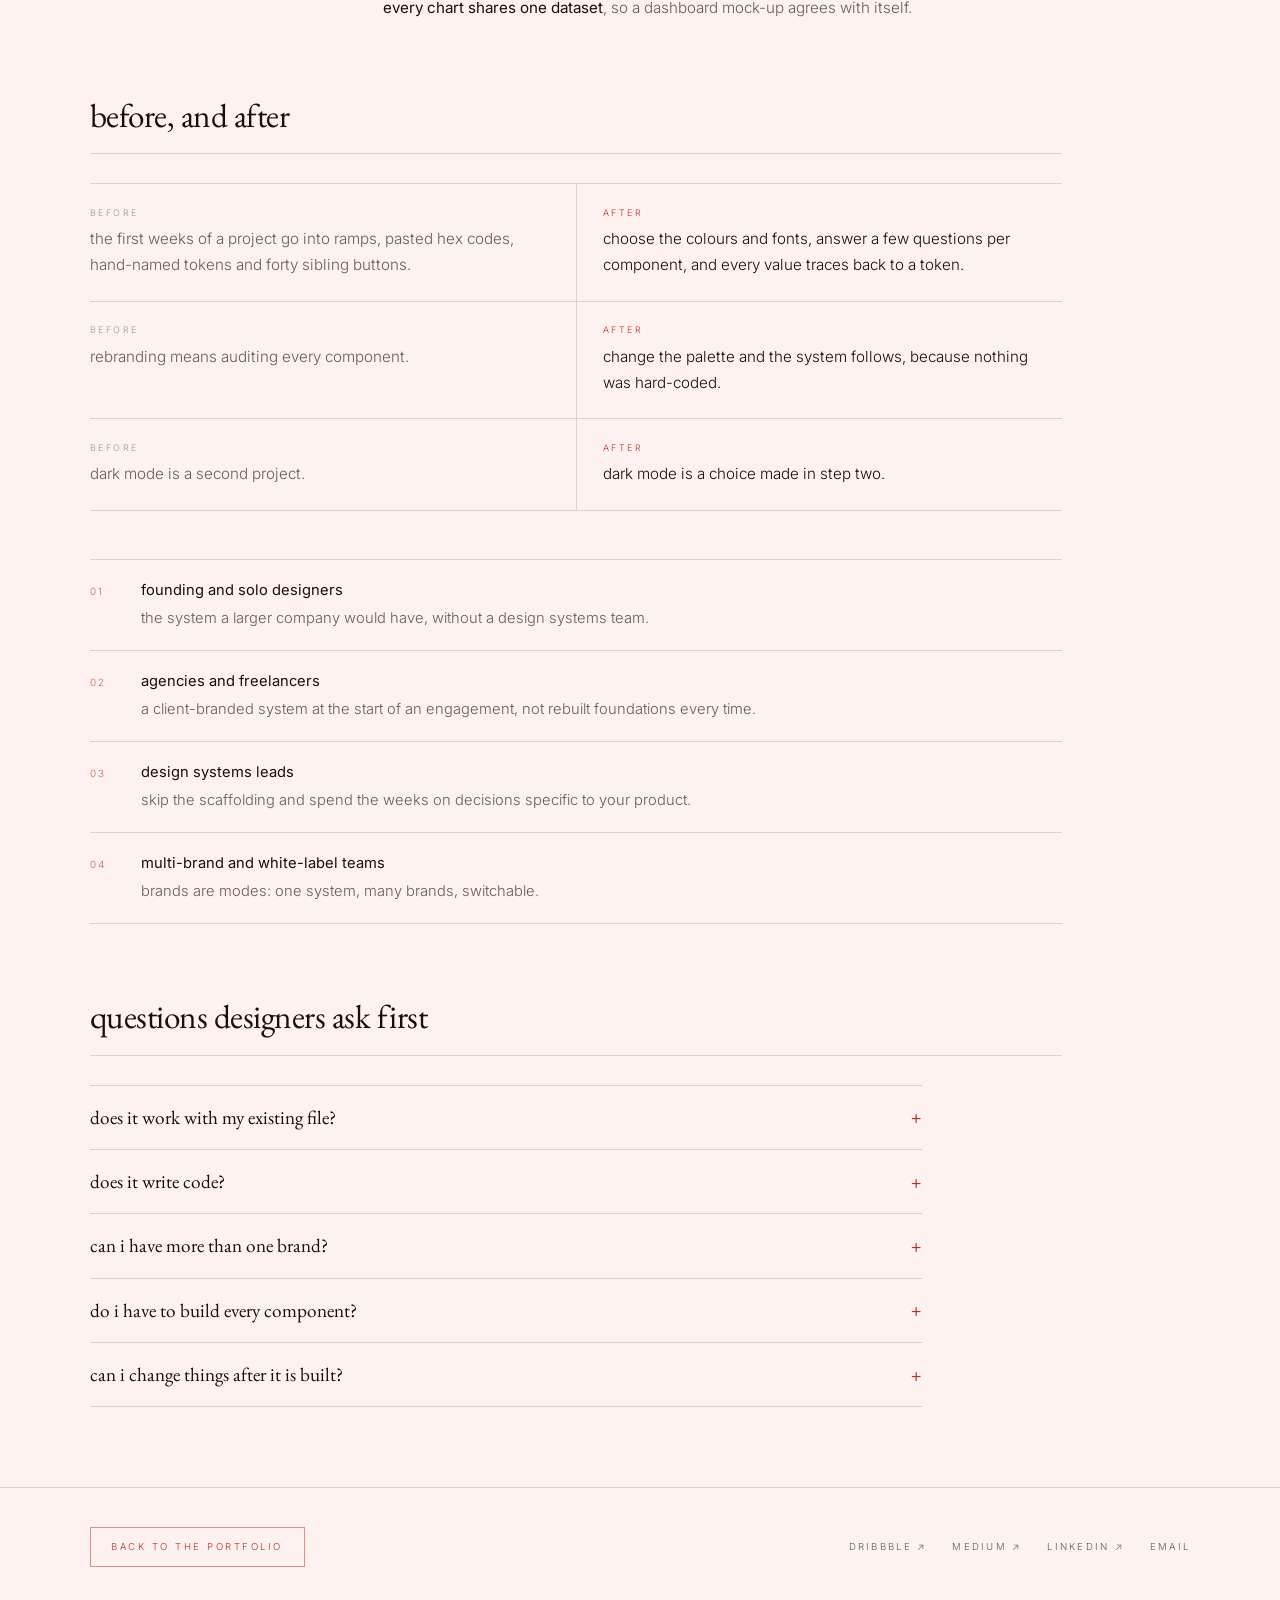
<file: portfolio/plugin.html>
<!DOCTYPE html>
<html lang="en" class="v-a" data-home="index.html#a:plugin">
<head>
<meta charset="utf-8">
<meta name="viewport" content="width=device-width, initial-scale=1">
<script src="assets/js/analytics.js"></script>
<title>the design system plugin · ritik raj</title>
<meta name="description" content="a figma plugin by ritik raj that builds a connected, themed, documented design system from a handful of choices about your brand.">
<!-- icon and link preview. temporary artwork: replace the files in
     assets/meta/ (same names) and nothing else needs to change. og:url and
     og:image must be absolute, so change SITE below if the domain changes. -->
<link rel="icon" href="assets/meta/favicon.svg" type="image/svg+xml">
<link rel="apple-touch-icon" href="assets/meta/favicon-180.png">
<meta name="theme-color" content="#07100b">
<meta property="og:type" content="website">
<meta property="og:site_name" content="ritik raj">
<meta property="og:title" content="the design system plugin · ritik raj">
<meta property="og:description" content="a figma plugin by ritik raj that builds a connected, themed, documented design system from a handful of choices about your brand.">
<meta property="og:url" content="https://ritikraj-website.web.app/plugin.html">
<meta property="og:image" content="https://ritikraj-website.web.app/assets/meta/og-image.png">
<meta property="og:image:width" content="1200">
<meta property="og:image:height" content="630">
<meta property="og:image:alt" content="two portfolios. pick a side.">
<meta name="twitter:card" content="summary_large_image">
<meta name="twitter:title" content="the design system plugin · ritik raj">
<meta name="twitter:description" content="a figma plugin by ritik raj that builds a connected, themed, documented design system from a handful of choices about your brand.">
<meta name="twitter:image" content="https://ritikraj-website.web.app/assets/meta/og-image.png">
<link rel="preconnect" href="https://fonts.googleapis.com">
<link rel="preconnect" href="https://fonts.gstatic.com" crossorigin>
<script>
/* the one page in portfolio a that is not green. it is a product, not a
   chapter of the portfolio, so it wears the plugin's own red. mode is shared. */
try {
  var d = document.documentElement;
  var m = localStorage.getItem('rr-mode');
  if (!m) m = matchMedia('(prefers-color-scheme: light)').matches ? 'light' : 'dark';
  d.setAttribute('data-theme', 'red');
  d.setAttribute('data-mode',  m);
} catch (e) {}
</script>
<link rel="stylesheet" href="https://fonts.googleapis.com/css2?family=Caveat:wght@500;600&family=EB+Garamond:ital,wght@0,400;0,500;1,400&family=Inter:wght@300;400;500&display=swap">
<link rel="stylesheet" href="assets/css/theme.css">
<link rel="stylesheet" href="assets/css/case-a.css">
<link rel="stylesheet" href="assets/css/plugin.css">

<style>
/* ══ FIRST-PAINT VEIL ══════════════════════════════════════════════════
   Inline on purpose. An external stylesheet, however early, can still lose
   a frame to the parser — and one frame of unstyled html is exactly the
   thing an expert eye catches. This is styled before anything is fetched,
   so the first thing ever painted is the veil. Everything else loads,
   swaps fonts and mounts behind it. app.js / case.js lift it when ready.
   ═════════════════════════════════════════════════════════════════════ */
#veil{
  position:fixed; inset:0; z-index:999;
  display:grid; place-items:center;
  background:var(--ink,#100708);
  transform:translateY(0);
  will-change:transform;
}
html.v-b #veil, html.to-b #veil{background:var(--bone,#e9e7e0)}
#veil b{
  display:block; width:4.5rem; height:1px;
  background:var(--cream,#f4e6e4); opacity:0;
  transform:scaleX(.15); transform-origin:left;
  animation:veilWait 1.6s cubic-bezier(.16,1,.3,1) .22s infinite;
}
html.v-b #veil b, html.to-b #veil b{background:var(--ink,#121110)}
@keyframes veilWait{
  0%{opacity:0;transform:scaleX(.15)}
  30%{opacity:.45;transform:scaleX(1)}
  65%{opacity:.45;transform:scaleX(1)}
  100%{opacity:0;transform:scaleX(.15)}
}
#veil.is-up   {transform:translateY(-100%);transition:transform .74s cubic-bezier(.76,0,.24,1);animation:none}
#veil.is-down {transform:translateY(100%); transition:none;animation:none}
#veil.is-shut {transform:translateY(0);    transition:transform .62s cubic-bezier(.76,0,.24,1);animation:none}
/* backstop: if the script never runs, the veil still gets out of the way
   rather than leaving a reader staring at a blank screen forever */
#veil{animation:veilGiveUp .7s cubic-bezier(.76,0,.24,1) 6s forwards}
@keyframes veilGiveUp{to{transform:translateY(-100%);visibility:hidden}}
@media (prefers-reduced-motion:reduce){
  #veil b{animation:none}
  #veil.is-up,#veil.is-shut{transition-duration:1ms}
}
</style>
</head>
<body>

<div id="veil" aria-hidden="true"><b></b></div>

<!-- ══════════════════════════════════════════════════════════════════════
     THE PLUGIN. reached from the section that only opens after six bubbles.
     every number on this page comes from the product brief, measured from one
     complete build. do not add speeds, code export, ai or accessibility claims:
     the brief rules all four out. screens live in assets/img/plugin/.
     ══════════════════════════════════════════════════════════════════ -->
<article class="csa pl">

  <div class="csa__rule"></div>
  <div class="csa__bar">
    <a class="csa__back" href="index.html#a:plugin">
      <svg viewBox="0 0 28 8" aria-hidden="true"><path d="M28 4H2M6 1L2 4l4 3" fill="none" stroke="currentColor" stroke-width="1"/></svg>
      <span>portfolio</span>
    </a>
    <span class="pl-bar__right">
      <span class="csa__where">the plugin</span>
      <button class="theme__mode" id="plMode" type="button" aria-label="light or dark">
        <svg viewBox="0 0 16 16" aria-hidden="true"><circle cx="8" cy="8" r="5.4"/><path d="M8 2.6a5.4 5.4 0 0 0 0 10.8z" fill="currentColor" stroke="none"/></svg>
      </button>
    </span>
  </div>

  <!-- ── 01 · hero ───────────────────────────────────────────────────── -->
  <header class="pl-hero">
    <div class="pl-hero__copy">
      <p class="csa__eyebrow" data-up>for designers · a figma plugin</p>
      <h1 class="csa__title pl-hero__title" data-up>from one hex code to a <em>complete design system</em>.</h1>
      <p class="csa__stand" data-up>
        i have built more than ten design systems by hand, and most of those
        weeks went into work that was necessary and not creative. so i built a
        plugin that does that part the way i would: tokens, themes, styles,
        documentation and 2,991 connected component variants, from a handful of
        choices about your brand.
      </p>
      <div class="pl-hero__cta" data-up>
        <a class="csa__flip csa__flip--take" href="#how"><span>how it works</span><svg viewBox="0 0 28 8" aria-hidden="true"><path d="M0 4h26M22 1l4 3-4 3" fill="none" stroke="currentColor" stroke-width="1"/></svg></a>
      </div>
    </div>
    <div class="pl-hero__stack" data-up aria-hidden="true">
      <img class="pl-shot pl-shot--back"  src="assets/img/plugin/roles.png" alt="" decoding="async">
      <img class="pl-shot pl-shot--front" src="assets/img/plugin/ramps.png" alt="" decoding="async">
    </div>
  </header>

  <!-- ── 02 · the numbers ────────────────────────────────────────────── -->
  <section class="csa__block">
    <div class="csa__numbers pl-numbers" data-up>
      <div><b>756</b><span>connected variables</span></div>
      <div><b>2,991</b><span>component variants</span></div>
      <div><b>77</b><span>component sets</span></div>
      <div><b>289</b><span>icons</span></div>
    </div>
    <p class="pl-fine" data-up>measured from one complete build: seven colour palettes, one brand, light and dark themes, every optional colour group on, the default at every step. fewer choices build fewer of each.</p>
  </section>

  <!-- ── 03 · the problem ────────────────────────────────────────────── -->
  <section class="csa__block">
    <h2 class="csa__h" data-up>the part of the job nobody puts in a portfolio</h2>
    <p class="csa__p" data-up>every serious product needs a design system, and almost every team builds it by hand. colour ramps in a separate tool. hundreds of tokens named one at a time. light and dark wired together. a button in every size, state and colour, then the same again for inputs, badges, tabs, modals and charts. then documenting all of it.</p>
    <p class="csa__p" data-up>and hand-built systems decay. a colour gets hard-coded in one component, the dark theme drifts, a spacing value is typed instead of referenced. <b>six months later, changing the brand colour means hunting through hundreds of components.</b></p>
    <p class="csa__pull" data-up>teams either ship without a real system, or burn their best designers building one.</p>
  </section>

  <!-- ── 04 · how it works ───────────────────────────────────────────── -->
  <section class="csa__block pl-how" id="how">
    <h2 class="csa__h" data-up>four setup steps, then the <em>components</em></h2>

    <div class="pl-step" data-up>
      <div class="pl-step__copy">
        <span class="pl-step__n">step 01 · brand</span>
        <h3 class="pl-step__h">pick your colours. get the ramps.</h3>
        <p class="csa__p">every colour becomes an 11-step ramp generated in oklch, so the steps look evenly spaced to the eye rather than only to the maths. <b>your exact colour is always step 07.</b> the plugin never shifts the colour you chose. each ramp gets a matching transparency ramp, and light colours like yellow are shaped so the dark end does not fall off a cliff.</p>
      </div>
      <img class="pl-shot" src="assets/img/plugin/ramps.png" alt="plugin screen: reviewing the generated colour ramps" loading="lazy" decoding="async">
    </div>

    <div class="pl-step" data-up>
      <div class="pl-step__copy">
        <span class="pl-step__n">step 02 · colour tokens</span>
        <h3 class="pl-step__h">map palettes onto roles. choose your themes.</h3>
        <p class="csa__p">six roles are always present: primary, neutral, danger, warning, success, info. four are optional: secondary, magic, media, data. then default only, light and dark, or fully custom themes. every value is an alias into the brand collection. <b>nothing is a raw colour.</b></p>
      </div>
      <img class="pl-shot" src="assets/img/plugin/roles.png" alt="plugin screen: mapping palettes to semantic roles" loading="lazy" decoding="async">
    </div>

    <div class="pl-step" data-up>
      <div class="pl-step__copy">
        <span class="pl-step__n">step 03 · typography and effects</span>
        <h3 class="pl-step__h">fonts, a type scale, focus rings, elevation.</h3>
        <p class="csa__p">a primary family and an optional display family, a full type scale, and text styles that ride font variables. focus rings for every semantic colour and six elevation levels, all coloured from variables so they theme correctly. documentation drawn before the fonts existed is restyled in the font you chose.</p>
      </div>
      <img class="pl-shot" src="assets/img/plugin/fonts.png" alt="plugin screen: choosing primary and secondary fonts" loading="lazy" decoding="async">
    </div>

    <div class="pl-step pl-step--bare" data-up>
      <div class="pl-step__copy">
        <span class="pl-step__n">step 04 · spacing, radius and widths</span>
        <h3 class="pl-step__h">the numbers everything else stands on.</h3>
        <p class="csa__p">border radius as a minimal or full scale, plus a full-round value. a 16-step spacing scale. a 12-step width ramp, device breakpoints and a content container, stored as component variables.</p>
      </div>
      <ul class="pl-tokens" aria-label="token collections">
        <li><b>187</b><span>library primitives</span><i>the raw colour ramps</i></li>
        <li><b>242</b><span>brand</span><i>semantic roles, one mode per brand</i></li>
        <li><b>187</b><span>main variables</span><i>what components use, one mode per theme</i></li>
        <li><b>35</b><span>fonts</span><i>families, sizes, weights, line heights</i></li>
        <li><b>38</b><span>other variables</span><i>radius, spacing, widths</i></li>
        <li><b>67</b><span>component variables</span><i>retuned in one place</i></li>
      </ul>
    </div>

    <div class="pl-step" data-up>
      <div class="pl-step__copy">
        <span class="pl-step__n">then · components</span>
        <h3 class="pl-step__h">built in order, and it tells you why.</h3>
        <p class="csa__p">components are grouped and built one after another. where one is made from another, a toast reusing the real close button or a dropdown being a list box with a header and footer, the plugin says so in plain language and tells you what to build first.</p>
      </div>
      <img class="pl-shot" src="assets/img/plugin/buttons.png" alt="plugin screen: configuring button types, fills, outlines and icons" loading="lazy" decoding="async">
    </div>
  </section>

  <!-- ── 05 · what makes it different ────────────────────────────────── -->
  <section class="csa__block">
    <h2 class="csa__h" data-up>a system, not a style sheet</h2>
    <div class="pl-cards" data-up>
      <div class="pl-card"><h3>a real token architecture</h3><p>primitives, brand roles, themed semantic tokens. change a primitive and it cascades through every brand, every theme and every component.</p></div>
      <div class="pl-card"><h3>figma, used the way experts use it</h3><p>variables and modes. styles bound to variables. component properties instead of multiplied variants. native slots. instances of shared parts, not copies.</p></div>
      <div class="pl-card"><h3>documentation that builds itself</h3><p>a foundation page with colour sheets, a variables catalogue, a type specimen and an effects sheet. rebuild it any time; it replaces, never stacks.</p></div>
      <div class="pl-card"><h3>change your mind without starting over</h3><p>every setup step breaks into parts, and any part can be rebuilt alone. a resume screen ticks off everything already built.</p></div>
      <div class="pl-card"><h3>an organised file, automatically</h3><p>43 pages in 8 groups with dividers, foundation and icons first, kept in order every time something is added.</p></div>
      <div class="pl-card"><h3>built and tested like software</h3><p>171 automated checks build whole systems in a simulated figma and verify them: no crossing chart bands, no duplicated component names.</p></div>
    </div>
  </section>

  <!-- ── 06 · the library ────────────────────────────────────────────── -->
  <section class="csa__block">
    <h2 class="csa__h" data-up>41 component families, available now</h2>
    <dl class="pl-lib" data-up>
      <div><dt>icons</dt><dd>289 icons, recoloured from your tokens</dd></div>
      <div><dt>building blocks</dt><dd>avatars · dividers · status dot · tooltips · display icons · progress · spinner</dd></div>
      <div><dt>form elements</dt><dd>badges · buttons · inputs · checkbox and radio · toggles · sliders · list item · tags</dd></div>
      <div><dt>display</dt><dd>accordions · cards · list box · empty states · tables and cells</dd></div>
      <div><dt>overlays</dt><dd>popovers · dropdowns · context menu · modals · side panels · bottomsheets</dd></div>
      <div><dt>charts</dt><dd>graph base · bar · donut and pie · line and area · stacked area · radial</dd></div>
      <div><dt>notification</dt><dd>toast · banners · callouts · notes</dd></div>
      <div><dt>navigation</dt><dd>nav list items · tabs · breadcrumbs · pagination</dd></div>
      <div class="is-next"><dt>coming next</dt><dd>alerts, activity, feed, timeline, calendar, filter, message bubbles, chatbox, file upload. not built yet.</dd></div>
    </dl>
  </section>

  <!-- ── 07 · charts ─────────────────────────────────────────────────── -->
  <section class="csa__block pl-charts">
    <div class="pl-charts__big" data-up><b>1,175</b><span>chart variants</span></div>
    <div>
      <h2 class="csa__h" data-up>most systems stop at buttons. <em>this one draws charts.</em></h2>
      <p class="csa__p" data-up>bar graphs vertical and horizontal, single and stacked. donut and pie in five sizes, three hole depths, two to eight segments. line and area, sharp or smooth, with six distinct curve shapes. stacked areas whose bands can never cross. radial bars that double as gauges. 7, 15 or 30 data points.</p>
      <p class="csa__p" data-up>charts use your brand palettes. pies use a sequential scale of one colour while bars and lines use distinct ones, the way data visualisation practice recommends. and <b>every chart shares one dataset</b>, so a dashboard mock-up agrees with itself.</p>
    </div>
  </section>

  <!-- ── 08 · who it is for / before and after ───────────────────────── -->
  <section class="csa__block">
    <h2 class="csa__h" data-up>before, and after</h2>
    <div class="pl-ba" data-up>
      <div class="pl-ba__row"><p><small>before</small>the first weeks of a project go into ramps, pasted hex codes, hand-named tokens and forty sibling buttons.</p><p><small>after</small>choose the colours and fonts, answer a few questions per component, and every value traces back to a token.</p></div>
      <div class="pl-ba__row"><p><small>before</small>rebranding means auditing every component.</p><p><small>after</small>change the palette and the system follows, because nothing was hard-coded.</p></div>
      <div class="pl-ba__row"><p><small>before</small>dark mode is a second project.</p><p><small>after</small>dark mode is a choice made in step two.</p></div>
    </div>
    <ul class="csa__list pl-who" data-up>
      <li><b>founding and solo designers</b>the system a larger company would have, without a design systems team.</li>
      <li><b>agencies and freelancers</b>a client-branded system at the start of an engagement, not rebuilt foundations every time.</li>
      <li><b>design systems leads</b>skip the scaffolding and spend the weeks on decisions specific to your product.</li>
      <li><b>multi-brand and white-label teams</b>brands are modes: one system, many brands, switchable.</li>
    </ul>
  </section>

  <!-- ── 09 · questions ──────────────────────────────────────────────── -->
  <section class="csa__block">
    <h2 class="csa__h" data-up>questions designers ask first</h2>
    <div class="pl-faq" data-up>
      <details><summary>does it work with my existing file?</summary><p>it builds into the file you open it in. re-running a step updates what it created rather than duplicating it.</p></details>
      <details><summary>does it write code?</summary><p>no. it builds the design system inside figma, and a library-ready file you publish the usual way.</p></details>
      <details><summary>can i have more than one brand?</summary><p>yes. each brand is a mode of the brand collection. more than one mode needs a paid figma plan.</p></details>
      <details><summary>do i have to build every component?</summary><p>no. build only the groups you need. where one component is made from another, the plugin tells you which to build first.</p></details>
      <details><summary>can i change things after it is built?</summary><p>yes. any setup step, or any part of one, can be rebuilt on its own, and component steps can be re-run too.</p></details>
    </div>
  </section>

  <footer class="jr-foot">
    <a class="csa__flip jr-foot__home" href="index.html#a:plugin">back to the portfolio</a>
    <nav class="jr-foot__links" aria-label="elsewhere">
      <a href="https://dribbble.com/ritik-raj" target="_blank" rel="noopener">dribbble ↗</a>
      <a href="https://medium.com/@ritikraj559" target="_blank" rel="noopener">medium ↗</a>
      <a href="https://www.linkedin.com/in/ritik-raj/" target="_blank" rel="noopener">linkedin ↗</a>
      <a href="mailto:ritikraj559@gmail.com">email</a>
    </nav>
  </footer>

</article>

<script>
/* the same light/dark preference as the rest of portfolio a, stored as rr-mode */
(function () {
  var d = document.documentElement, b = document.getElementById('plMode');
  b.addEventListener('click', function () {
    var m = d.getAttribute('data-mode') === 'light' ? 'dark' : 'light';
    d.setAttribute('data-mode', m);
    try { localStorage.setItem('rr-mode', m); } catch (e) {}
  });
})();
</script>
<script src="assets/js/case.js"></script>
</body>
</html>
</file>
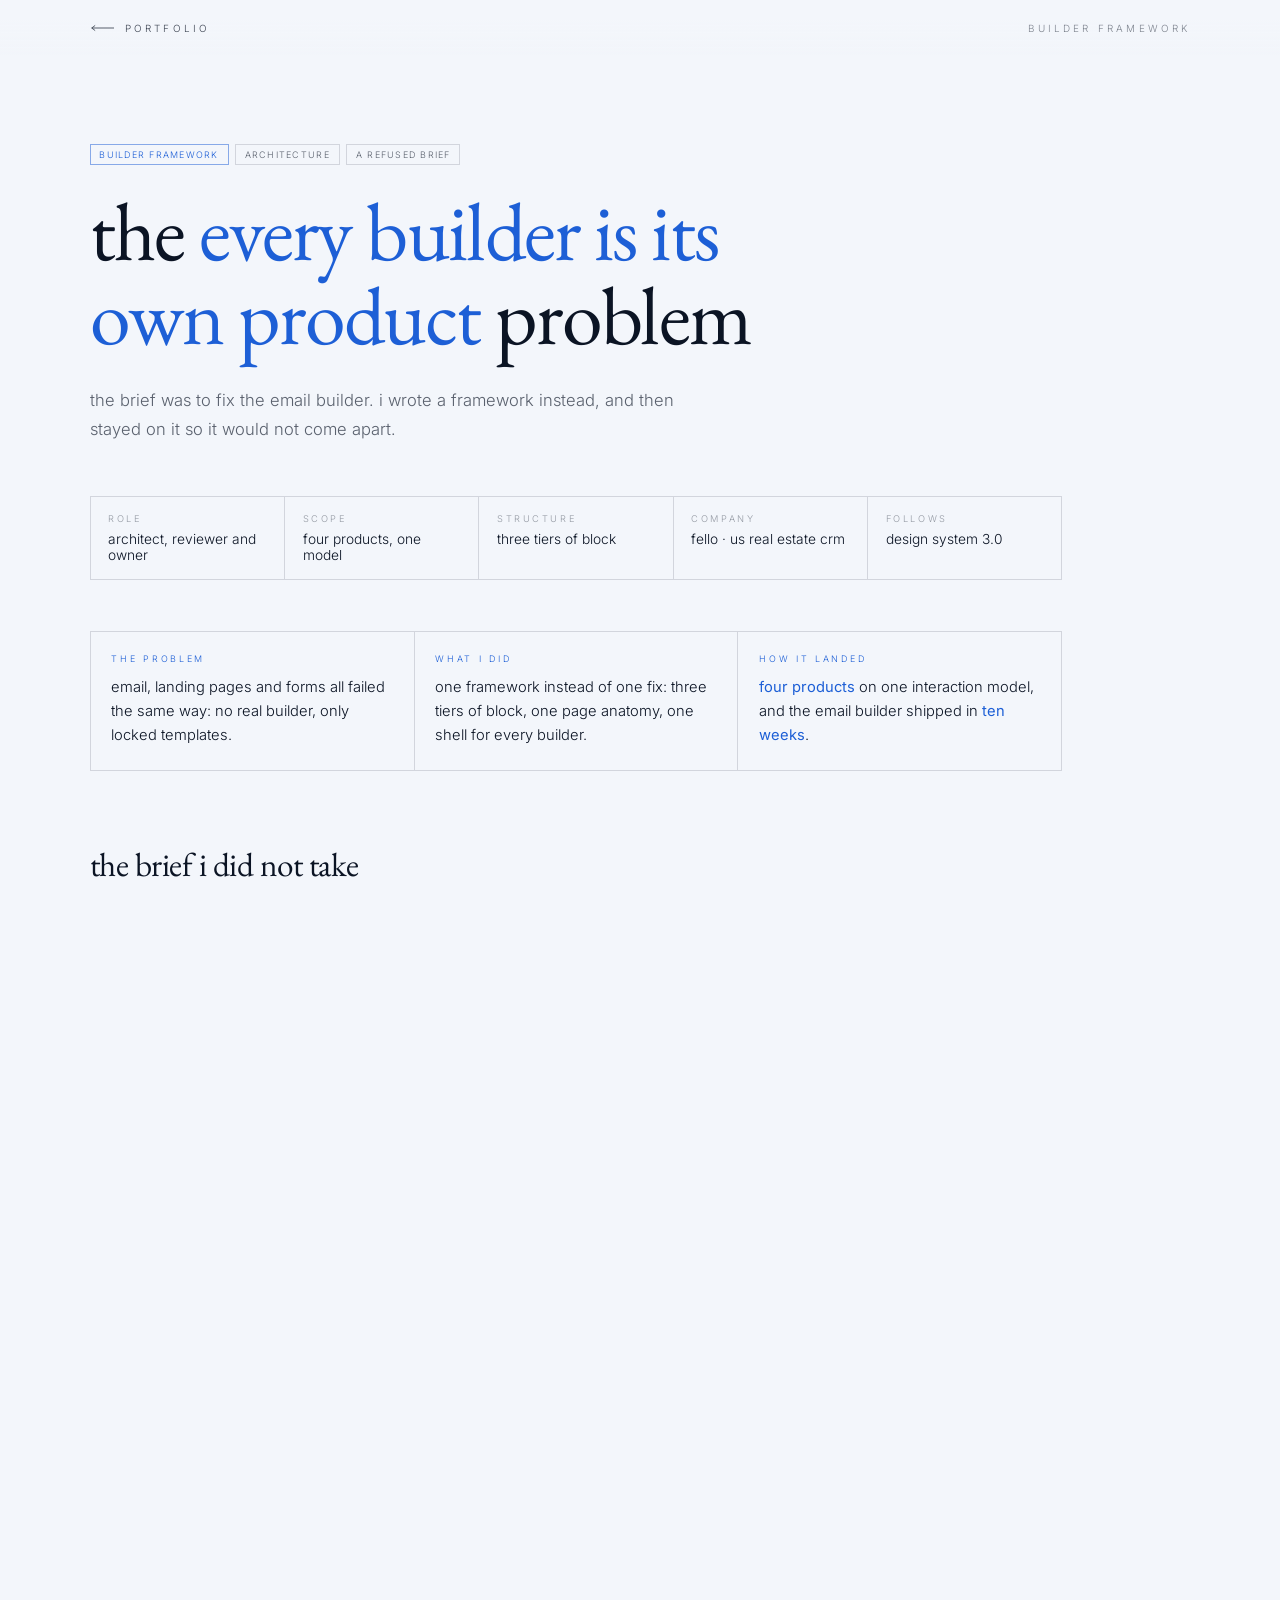
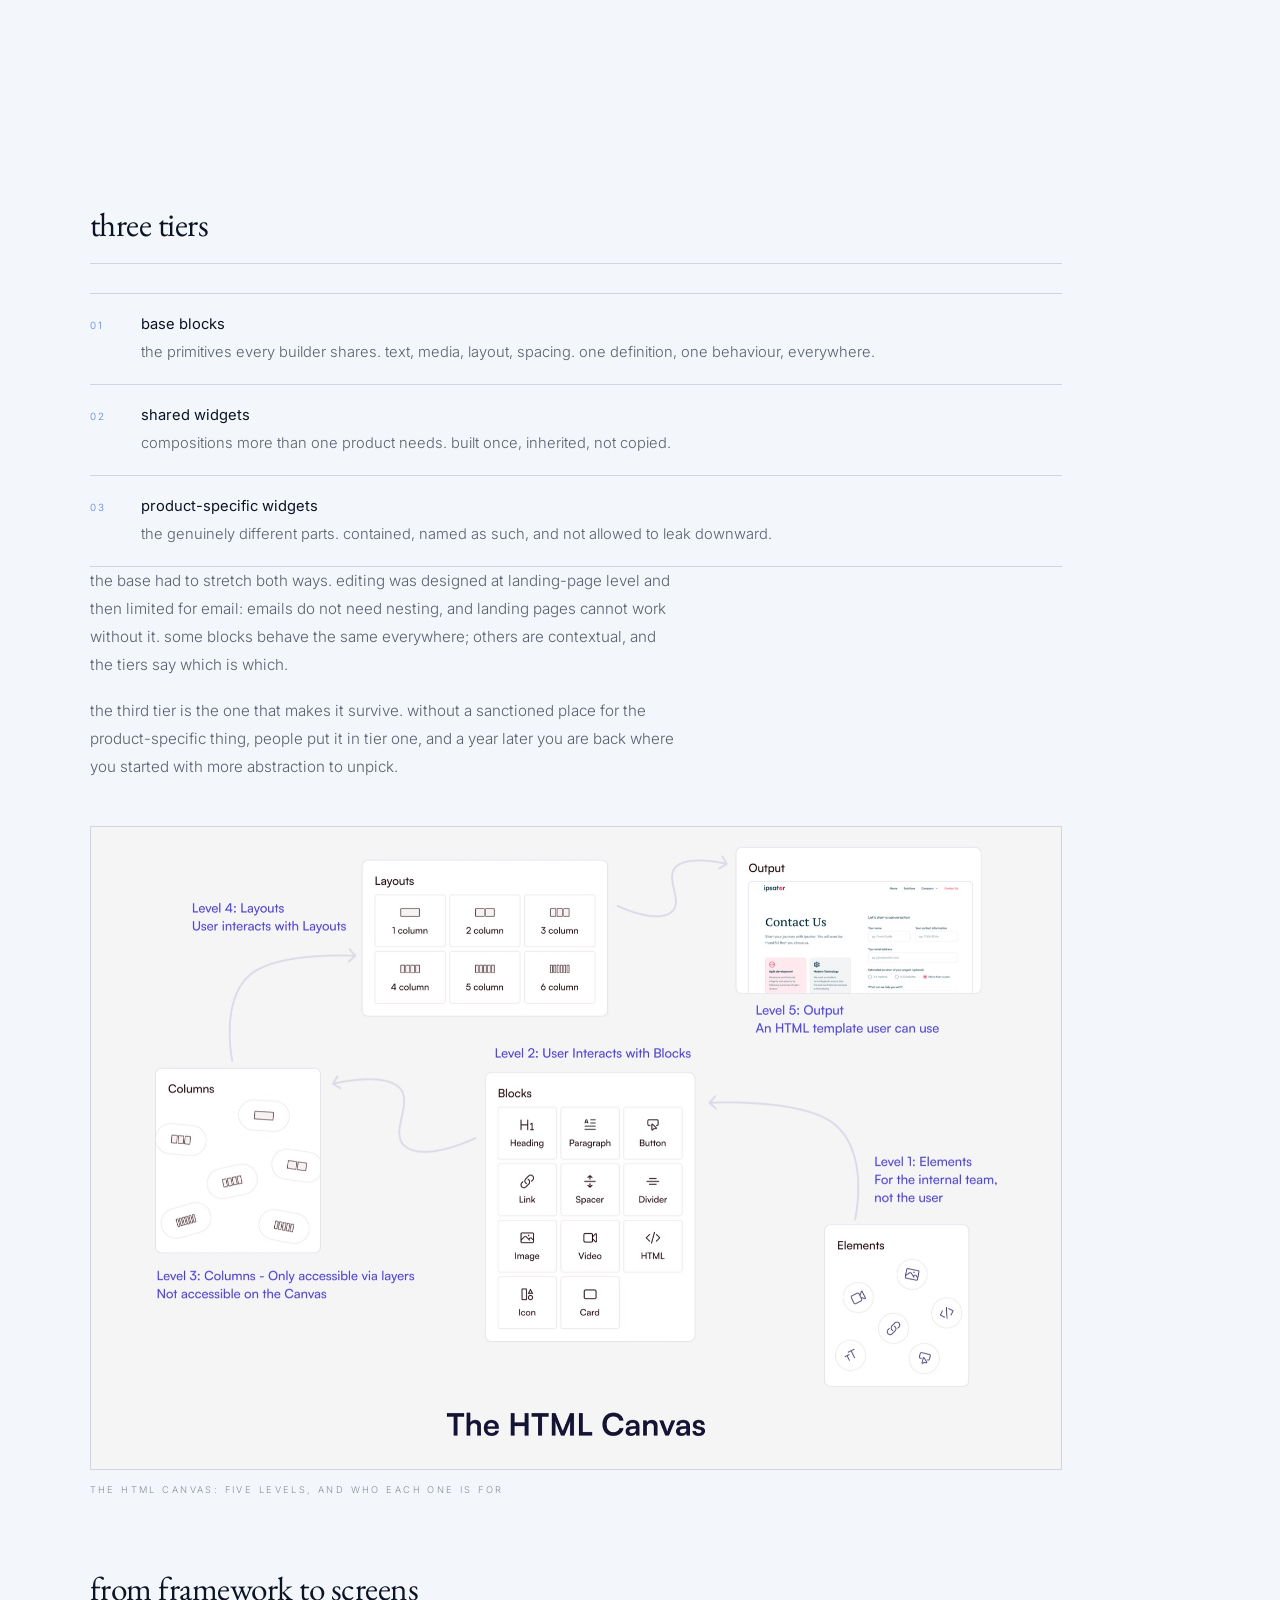
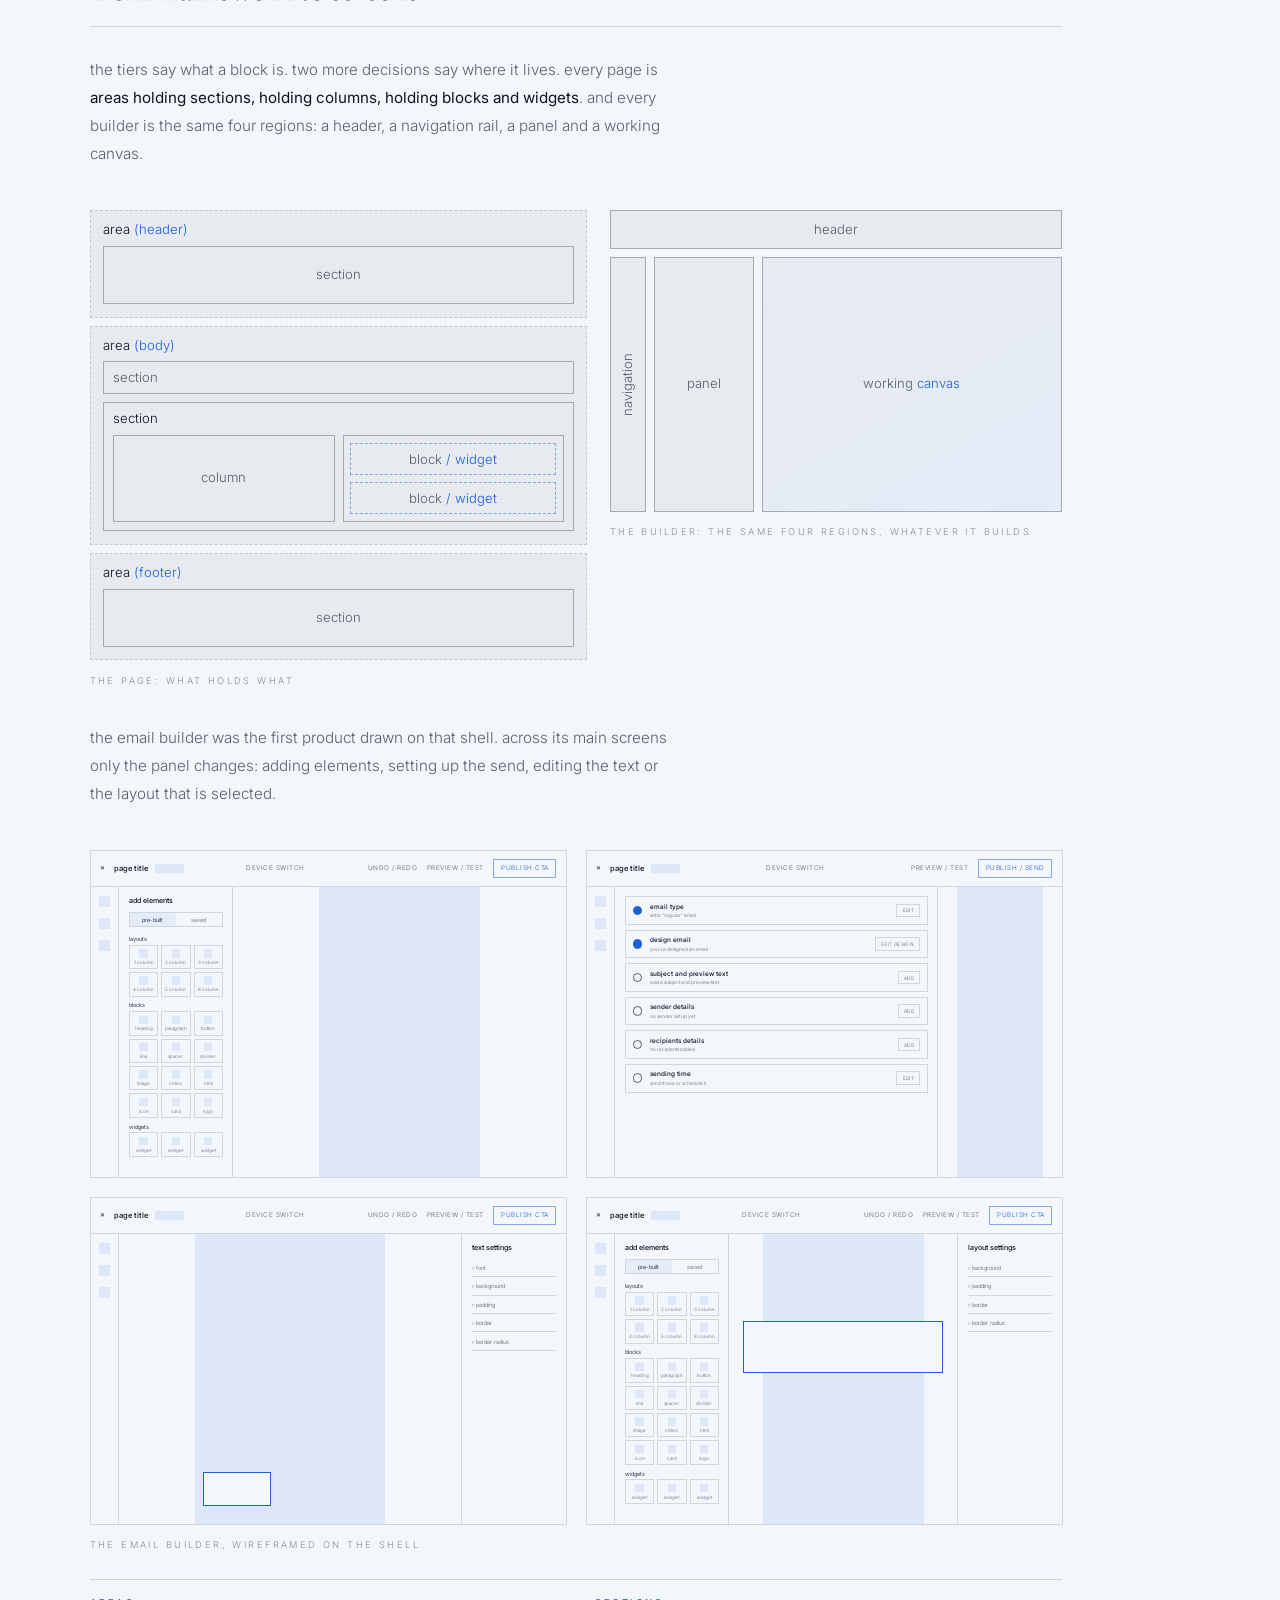
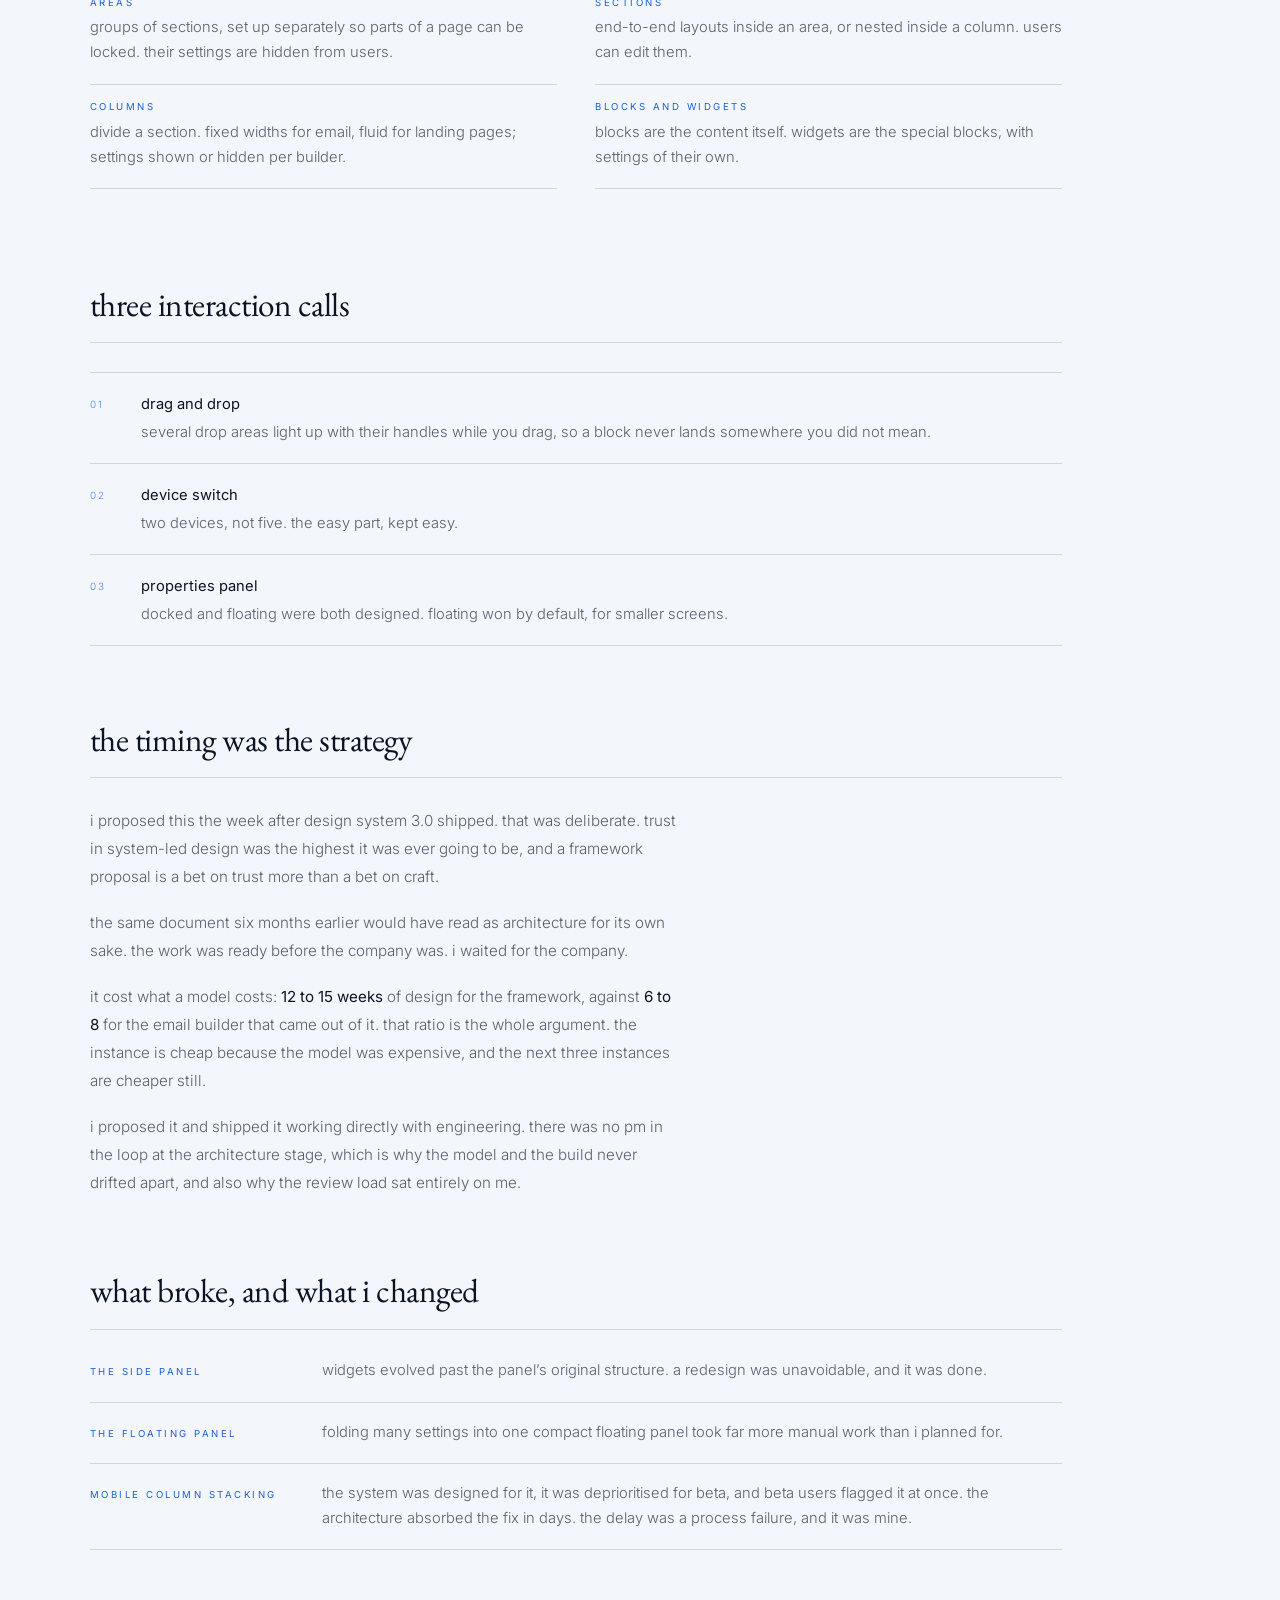
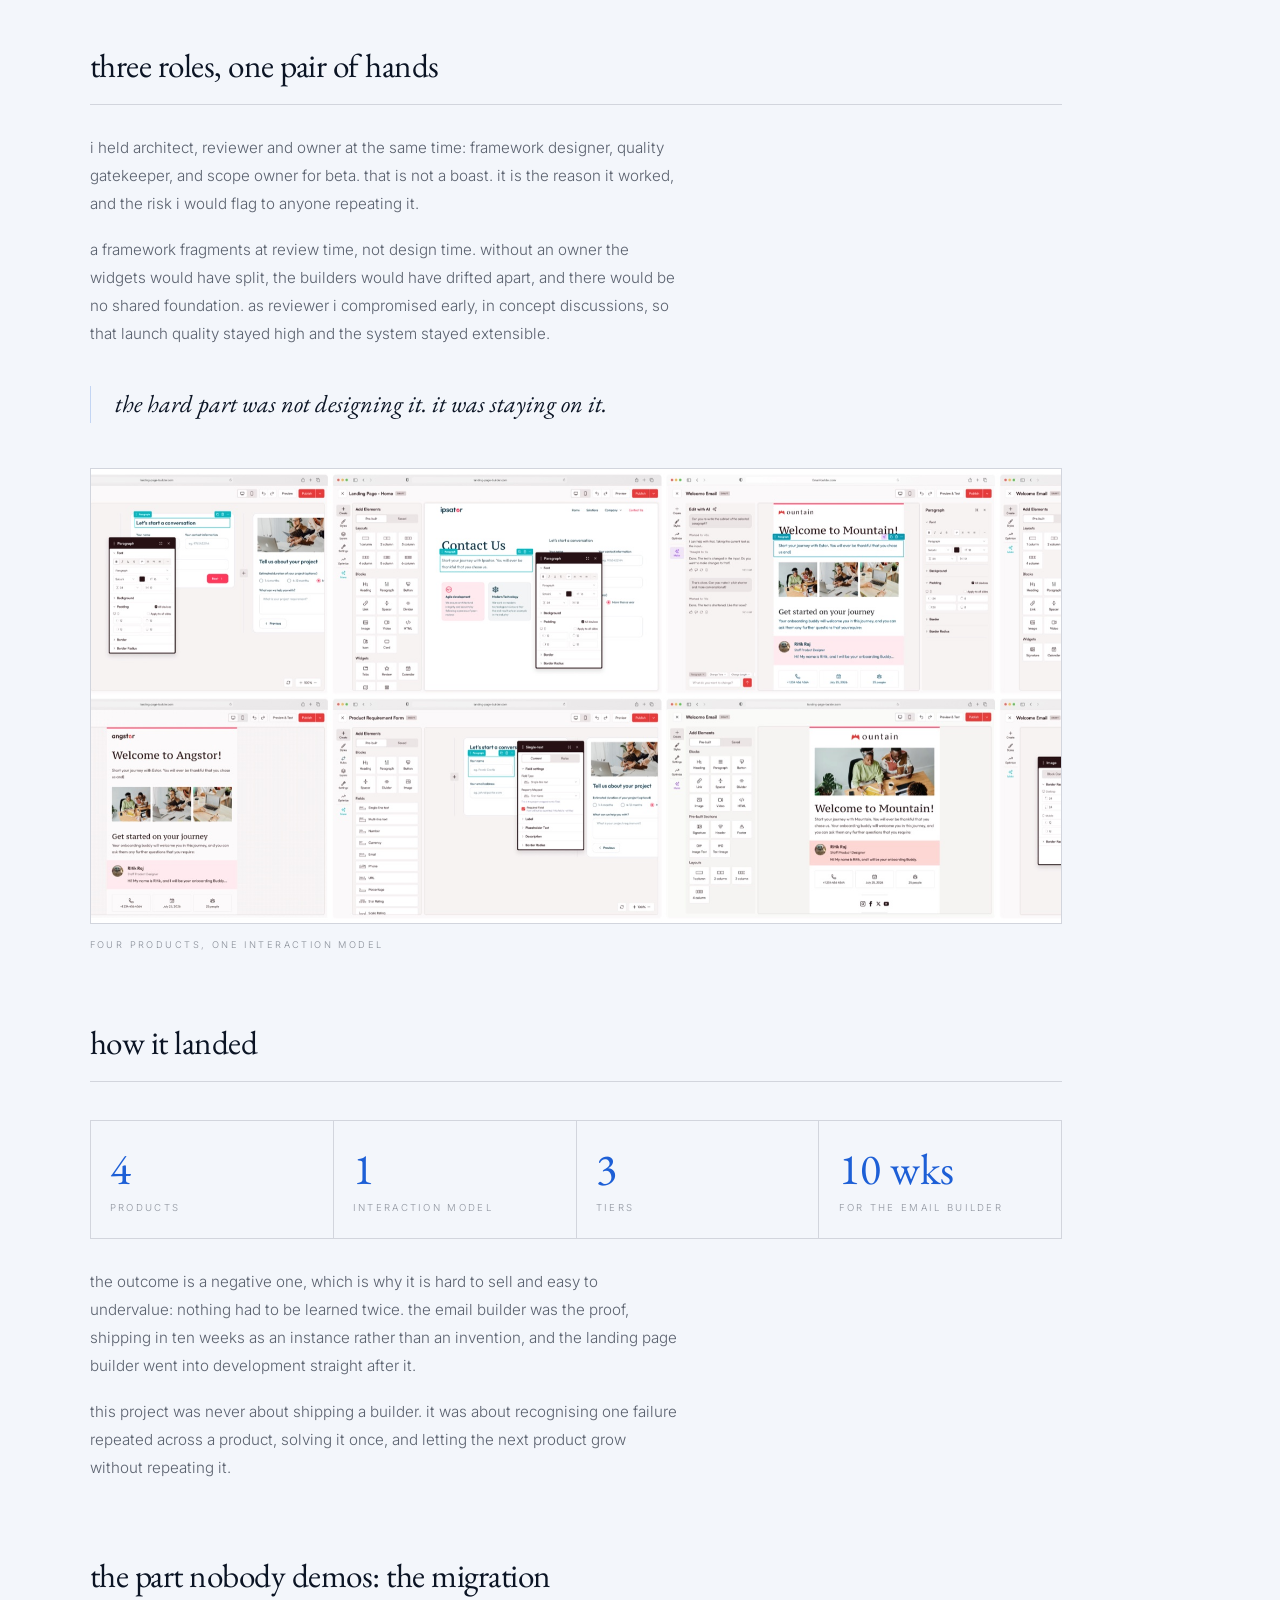
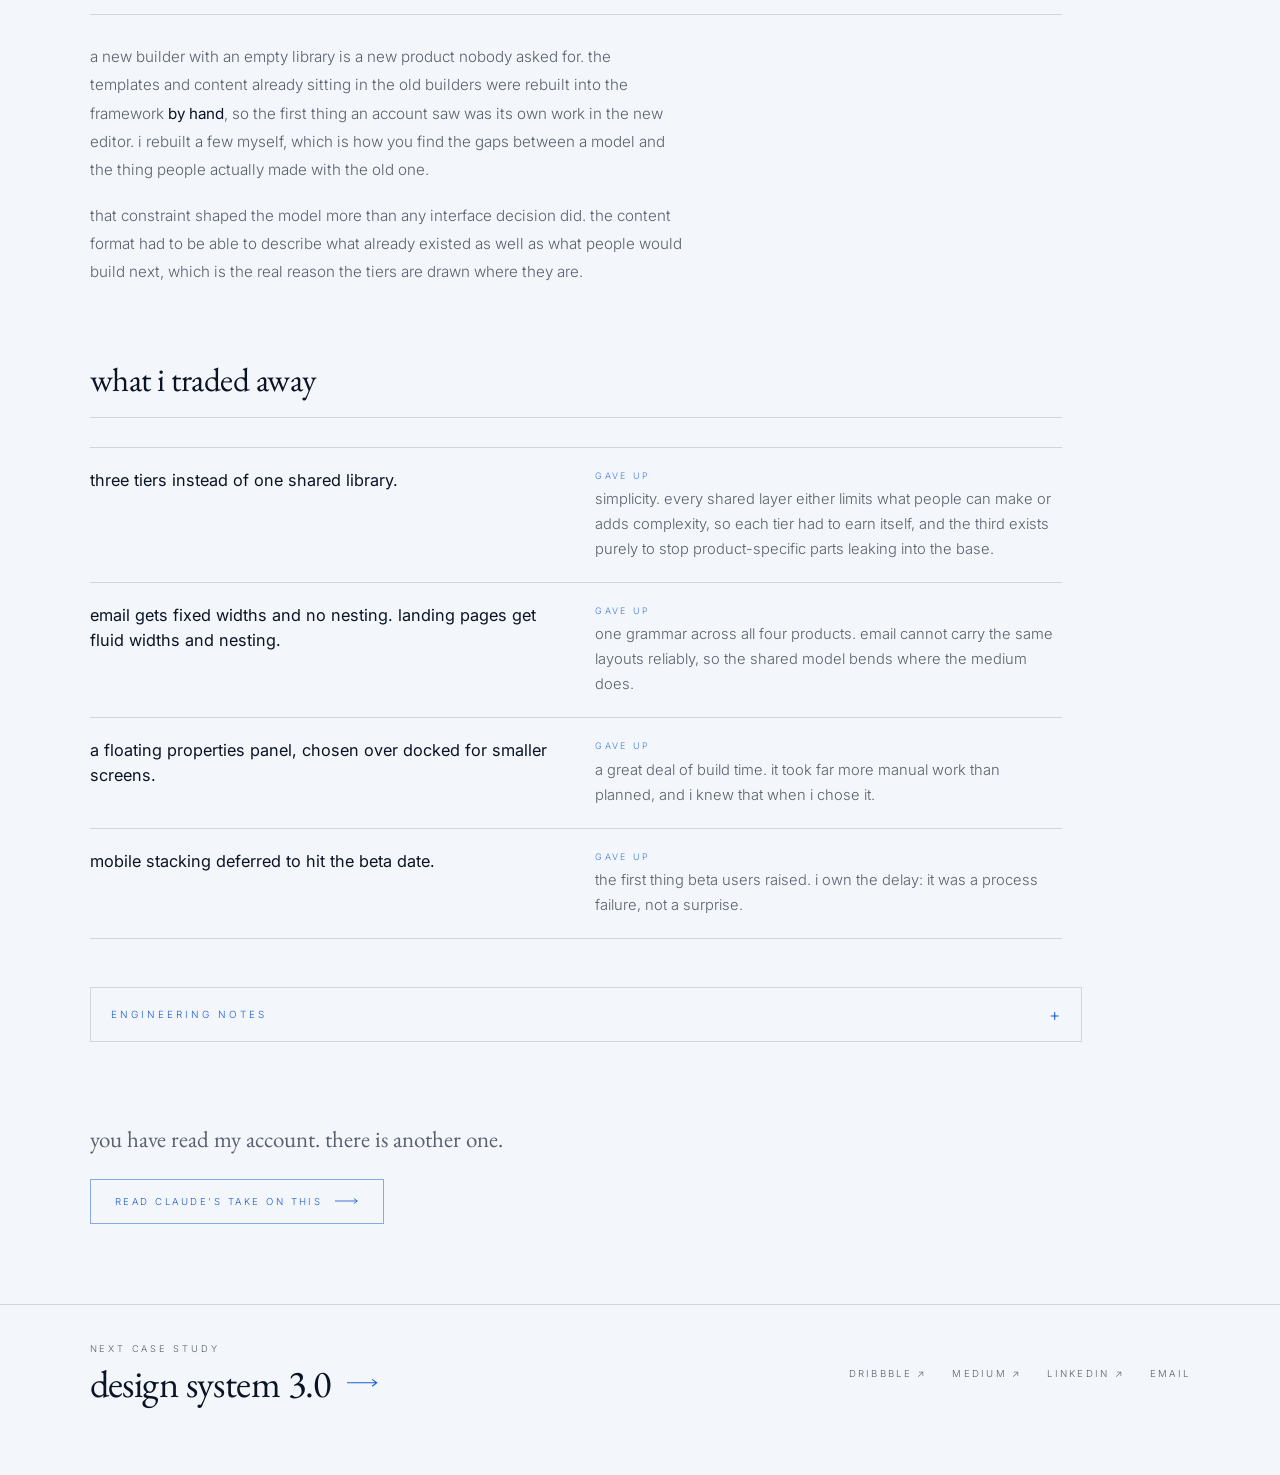
<file: portfolio/case/builder-framework.html>
<!DOCTYPE html>
<html lang="en">
<head>
<meta charset="utf-8">
<meta name="viewport" content="width=device-width, initial-scale=1">
<script src="../assets/js/analytics.js"></script>
<title>builder framework · ritik raj</title>
<meta name="description" content="how ritik raj replaced four builders with one framework at fello.">
<!-- icon and link preview. temporary artwork: replace the files in
     assets/meta/ (same names) and nothing else needs to change. og:url and
     og:image must be absolute, so change SITE below if the domain changes. -->
<link rel="icon" href="../assets/meta/favicon.svg" type="image/svg+xml">
<link rel="apple-touch-icon" href="../assets/meta/favicon-180.png">
<meta name="theme-color" content="#060b14">
<meta property="og:type" content="website">
<meta property="og:site_name" content="ritik raj">
<meta property="og:title" content="builder framework · ritik raj">
<meta property="og:description" content="how ritik raj replaced four builders with one framework at fello.">
<meta property="og:url" content="https://ritikraj-website.web.app/case/builder-framework.html">
<meta property="og:image" content="https://ritikraj-website.web.app/assets/meta/og-image.png">
<meta property="og:image:width" content="1200">
<meta property="og:image:height" content="630">
<meta property="og:image:alt" content="two portfolios. pick a side.">
<meta name="twitter:card" content="summary_large_image">
<meta name="twitter:title" content="builder framework · ritik raj">
<meta name="twitter:description" content="how ritik raj replaced four builders with one framework at fello.">
<meta name="twitter:image" content="https://ritikraj-website.web.app/assets/meta/og-image.png">
<link rel="preconnect" href="https://fonts.googleapis.com">
<link rel="preconnect" href="https://fonts.gstatic.com" crossorigin>
<script>
/* which voice is this page in? ?v=a is ritik's own, ?v=b is claude's read.
   decided here, before anything paints, so the right stylesheet wins and the
   right fonts are the only ones fetched. */
(function () {
  var v = (location.search.match(/[?&]v=(a|b)/) || [])[1] || 'a';
  var d = document.documentElement;
  d.className = 'v-' + v;
  if (v === 'a') {
    /* same palettes as the portfolio, remembered across pages. an unset mode
       follows the operating system, exactly as it does on the portfolio. */
    try {
      var m = localStorage.getItem('rr-mode');
      if (!m) m = matchMedia('(prefers-color-scheme: light)').matches ? 'light' : 'dark';
      d.setAttribute('data-theme', 'blue');
      d.setAttribute('data-mode',  m);
    } catch (e) {}
  }
  if (v === 'b') {
    /* side b's one preference, shared with the portfolio */
    try {
      var pb = localStorage.getItem('rr-pb-mode');
      if (!pb) pb = matchMedia('(prefers-color-scheme: dark)').matches ? 'dark' : 'light';
      d.setAttribute('data-pb', pb);
    } catch (e) {}
  }
  var font = document.createElement('link');
  font.rel = 'stylesheet';
  font.href = v === 'a'
    ? 'https://fonts.googleapis.com/css2?family=Caveat:wght@500;600&family=EB+Garamond:ital,wght@0,400;0,500;1,400&family=Inter:wght@300;400;500&display=swap'
    : 'https://fonts.googleapis.com/css2?family=Space+Grotesk:wght@300;400;500;700&family=IBM+Plex+Mono:wght@300;400;500&display=swap';
  document.head.appendChild(font);
})();
</script>

<!-- both voices load: each is scoped to html.v-a / html.v-b, and a parser
     inserted <link> blocks the first paint the way an injected one does not -->
<link rel="stylesheet" href="../assets/css/theme.css">
<link rel="stylesheet" href="../assets/css/case-a.css">
<link rel="stylesheet" href="../assets/css/case-b.css">

<style>
/* ══ FIRST-PAINT VEIL ══════════════════════════════════════════════════
   Inline on purpose. An external stylesheet, however early, can still lose
   a frame to the parser — and one frame of unstyled html is exactly the
   thing an expert eye catches. This is styled before anything is fetched,
   so the first thing ever painted is the veil. Everything else loads,
   swaps fonts and mounts behind it. app.js / case.js lift it when ready.
   ═════════════════════════════════════════════════════════════════════ */
#veil{
  position:fixed; inset:0; z-index:999;
  display:grid; place-items:center;
  background:var(--ink,#060b14);
  transform:translateY(0);
  will-change:transform;
}
html.v-b #veil, html.to-b #veil{background:var(--bone,#e9e7e0)}
#veil b{
  display:block; width:4.5rem; height:1px;
  background:var(--cream,#e6f1e8); opacity:0;
  transform:scaleX(.15); transform-origin:left;
  animation:veilWait 1.6s cubic-bezier(.16,1,.3,1) .22s infinite;
}
html.v-b #veil b, html.to-b #veil b{background:var(--ink,#121110)}
@keyframes veilWait{
  0%{opacity:0;transform:scaleX(.15)}
  30%{opacity:.45;transform:scaleX(1)}
  65%{opacity:.45;transform:scaleX(1)}
  100%{opacity:0;transform:scaleX(.15)}
}
#veil.is-up   {transform:translateY(-100%);transition:transform .74s cubic-bezier(.76,0,.24,1);animation:none}
#veil.is-down {transform:translateY(100%); transition:none;animation:none}
#veil.is-shut {transform:translateY(0);    transition:transform .62s cubic-bezier(.76,0,.24,1);animation:none}
/* backstop: if the script never runs, the veil still gets out of the way
   rather than leaving a reader staring at a blank screen forever */
#veil{animation:veilGiveUp .7s cubic-bezier(.76,0,.24,1) 6s forwards}
@keyframes veilGiveUp{to{transform:translateY(-100%);visibility:hidden}}
@media (prefers-reduced-motion:reduce){
  #veil b{animation:none}
  #veil.is-up,#veil.is-shut{transition-duration:1ms}
}
</style>
</head>
<body>

<div id="veil" aria-hidden="true"><b></b></div>

<!-- ══════════════════════════════════════════════════════════════════════
     VOICE A — ritik's own account. shown at ?v=a (and by default).
     ══════════════════════════════════════════════════════════════════ -->
<article class="csa">

  <div class="csa__rule"></div>
  <div class="csa__bar">
    <a class="csa__back" href="../index.html#a">
      <svg viewBox="0 0 28 8" aria-hidden="true"><path d="M28 4H2M6 1L2 4l4 3" fill="none" stroke="currentColor" stroke-width="1"/></svg>
      <span>portfolio</span>
    </a>
    <span class="csa__where">builder framework</span>
  </div>

  <header class="csa__hero">
    <ul class="csa__tags" data-up><li class="is-name">builder framework</li><li>architecture</li><li>a refused brief</li></ul>
    <h1 class="csa__title" data-up>the <em>every builder is its own product</em> problem</h1>
    <p class="csa__stand" data-up>the brief was to fix the email builder. i wrote a framework instead, and then stayed on it so it would not come apart.</p>
    <dl class="csa__meta" data-up>
      <div><dt>role</dt><dd>architect, reviewer and owner</dd></div>
      <div><dt>scope</dt><dd>four products, one model</dd></div>
      <div><dt>structure</dt><dd>three tiers of block</dd></div>
      <div><dt>company</dt><dd>fello · us real estate crm</dd></div>
      <div><dt>follows</dt><dd>design system 3.0</dd></div>
    </dl>
  </header>

  <section class="csa__glance" data-up>
    <div><small>the problem</small><p>email, landing pages and forms all failed the same way: no real builder, only locked templates.</p></div>
    <div><small>what i did</small><p>one framework instead of one fix: three tiers of block, one page anatomy, one shell for every builder.</p></div>
    <div><small>how it landed</small><p><b>four products</b> on one interaction model, and the email builder shipped in <b>ten weeks</b>.</p></div>
  </section>

  <section class="csa__block">
    <h2 class="csa__h" data-up>the brief i did not take</h2>
    <p class="csa__p" data-up>fello had builders, and none of them was really a builder. email, landing pages and forms each had its own canvas, its own idea of a block, its own rules, and all of them came down to locked templates. users felt it the same way everywhere:</p>
    <ul class="csa__ticks" data-up>
      <li>campaigns with images, gifs, videos or embedded html were hard to make</li>
      <li>forms gave them too little control</li>
      <li>landing pages would not take a custom section</li>
    </ul>
    <p class="csa__p" data-up>the brief said fix the email builder. fixing one of them makes the gap between the others wider, not narrower. every surface was failing for the same reason, so it needed one answer.</p>
  </section>

  <section class="csa__block">
    <h2 class="csa__h" data-up>the rules i set</h2>
    <ol class="csa__list" data-up>
      <li><b>wysiwyg by default</b>what you see while editing is what gets sent. inline editing was non-negotiable.</li>
      <li><b>one principle over every decision</b>anyone should be able to build anything. the only limit should be imagination.</li>
      <li><b>one hurdle to respect</b>every layer of shared abstraction either limits what people can make, or collapses under its own complexity. each one had to earn its place.</li>
    </ol>
  </section>

  <section class="csa__block">
    <h2 class="csa__h" data-up>three tiers</h2>
    <ol class="csa__list" data-up>
      <li><b>base blocks</b>the primitives every builder shares. text, media, layout, spacing. one definition, one behaviour, everywhere.</li>
      <li><b>shared widgets</b>compositions more than one product needs. built once, inherited, not copied.</li>
      <li><b>product-specific widgets</b>the genuinely different parts. contained, named as such, and not allowed to leak downward.</li>
    </ol>
    <p class="csa__p" data-up>the base had to stretch both ways. editing was designed at landing-page level and then limited for email: emails do not need nesting, and landing pages cannot work without it. some blocks behave the same everywhere; others are contextual, and the tiers say which is which.</p>
    <p class="csa__p" data-up>the third tier is the one that makes it survive. without a sanctioned place for the product-specific thing, people put it in tier one, and a year later you are back where you started with more abstraction to unpick.</p>
    <figure class="csa__plate csa__plate--free" data-up><img src="../assets/img/builder-canvas.jpg" alt="the html canvas: elements, blocks, columns, layouts, output" loading="lazy" decoding="async"><figcaption>the html canvas: five levels, and who each one is for</figcaption></figure>
  </section>

  <section class="csa__block">
    <h2 class="csa__h" data-up>from framework to screens</h2>
    <p class="csa__p" data-up>the tiers say what a block is. two more decisions say where it lives. every page is <b>areas holding sections, holding columns, holding blocks and widgets</b>. and every builder is the same four regions: a header, a navigation rail, a panel and a working canvas.</p>
    <div class="bf-pair">
      <figure class="bf-fig" data-up>
        <div class="bf-anat" role="img" aria-label="page anatomy: a header area with a section; a body area with a section, and a section split into a column and a column holding two blocks or widgets; a footer area with a section">
          <div class="bf-area"><span class="bf-lbl">area <i>(header)</i></span><div class="bf-sec bf-sec--solo"><span>section</span></div></div>
          <div class="bf-area"><span class="bf-lbl">area <i>(body)</i></span>
            <div class="bf-sec bf-sec--line"><span>section</span></div>
            <div class="bf-sec"><span class="bf-lbl">section</span>
              <div class="bf-cols">
                <div class="bf-col"><span>column</span></div>
                <div class="bf-col bf-col--stack"><div class="bf-blk">block <i>/ widget</i></div><div class="bf-blk">block <i>/ widget</i></div></div>
              </div>
            </div>
          </div>
          <div class="bf-area"><span class="bf-lbl">area <i>(footer)</i></span><div class="bf-sec bf-sec--solo"><span>section</span></div></div>
        </div>
        <figcaption>the page: what holds what</figcaption>
      </figure>
      <figure class="bf-fig" data-up>
        <div class="bf-shell" role="img" aria-label="builder shell: a header across the top; below it a navigation rail, a panel, and a working canvas">
          <div class="bf-shell__head"><span>header</span></div>
          <div class="bf-shell__nav"><span>navigation</span></div>
          <div class="bf-shell__panel"><span>panel</span></div>
          <div class="bf-shell__canvas"><span>working <i>canvas</i></span></div>
        </div>
        <figcaption>the builder: the same four regions, whatever it builds</figcaption>
      </figure>
    </div>
    <p class="csa__p" data-up>the email builder was the first product drawn on that shell. across its main screens only the panel changes: adding elements, setting up the send, editing the text or the layout that is selected.</p>
    <figure class="bf-fig bf-fig--wires" data-up>
      <div class="bf-wires" role="img" aria-label="four wireframes of the email builder on the shared shell: the add elements panel; the send setup checklist; a selected block with text settings; a selected section with layout settings">
        <div class="bf-wire bf-wire--add"><div class="bf-wire__top"><span class="bf-x">✕</span><b>page title</b><i class="bf-chip"></i><span class="bf-mid">device switch</span><span class="bf-end"><span>undo / redo</span><span>preview / test</span><span class="bf-btn">publish cta</span></span></div><div class="bf-wire__body"><div class="bf-rail"><i></i><i></i><i></i></div><div class="bf-panel"><b>add elements</b><div class="bf-tabs"><span class="is-on">pre-built</span><span>saved</span></div><small>layouts</small><div class="bf-tiles"><span><i></i>1 column</span><span><i></i>2 column</span><span><i></i>3 column</span><span><i></i>4 column</span><span><i></i>5 column</span><span><i></i>6 column</span></div><small>blocks</small><div class="bf-tiles"><span><i></i>heading</span><span><i></i>paragraph</span><span><i></i>button</span><span><i></i>link</span><span><i></i>spacer</span><span><i></i>divider</span><span><i></i>image</span><span><i></i>video</span><span><i></i>html</span><span><i></i>icon</span><span><i></i>card</span><span><i></i>logo</span></div><small>widgets</small><div class="bf-tiles"><span><i></i>widget</span><span><i></i>widget</span><span><i></i>widget</span></div></div><div class="bf-canvas"><div class="bf-page"></div></div></div></div>
        <div class="bf-wire bf-wire--send"><div class="bf-wire__top"><span class="bf-x">✕</span><b>page title</b><i class="bf-chip"></i><span class="bf-mid">device switch</span><span class="bf-end"><span>preview / test</span><span class="bf-btn">publish / send</span></span></div><div class="bf-wire__body"><div class="bf-rail"><i></i><i></i><i></i></div><div class="bf-check"><div class="bf-step is-done"><i></i><span><b>email type</b><small>set to “regular” email</small></span><em>edit</em></div><div class="bf-step is-done"><i></i><span><b>design email</b><small>you’ve designed an email</small></span><em>edit design</em></div><div class="bf-step"><i></i><span><b>subject and preview text</b><small>add a subject and preview text</small></span><em>add</em></div><div class="bf-step"><i></i><span><b>sender details</b><small>no sender set up yet</small></span><em>add</em></div><div class="bf-step"><i></i><span><b>recipients details</b><small>no recipients added</small></span><em>add</em></div><div class="bf-step"><i></i><span><b>sending time</b><small>send it now or schedule it</small></span><em>edit</em></div></div><div class="bf-canvas"><div class="bf-page"></div></div></div></div>
        <div class="bf-wire bf-wire--text"><div class="bf-wire__top"><span class="bf-x">✕</span><b>page title</b><i class="bf-chip"></i><span class="bf-mid">device switch</span><span class="bf-end"><span>undo / redo</span><span>preview / test</span><span class="bf-btn">publish cta</span></span></div><div class="bf-wire__body"><div class="bf-rail"><i></i><i></i><i></i></div><div class="bf-canvas"><div class="bf-page"><i class="bf-sel bf-sel--block"></i></div></div><div class="bf-settings"><b>text settings</b><span>› font</span><span>› background</span><span>› padding</span><span>› border</span><span>› border radius</span></div></div></div>
        <div class="bf-wire bf-wire--layout"><div class="bf-wire__top"><span class="bf-x">✕</span><b>page title</b><i class="bf-chip"></i><span class="bf-mid">device switch</span><span class="bf-end"><span>undo / redo</span><span>preview / test</span><span class="bf-btn">publish cta</span></span></div><div class="bf-wire__body"><div class="bf-rail"><i></i><i></i><i></i></div><div class="bf-panel"><b>add elements</b><div class="bf-tabs"><span class="is-on">pre-built</span><span>saved</span></div><small>layouts</small><div class="bf-tiles"><span><i></i>1 column</span><span><i></i>2 column</span><span><i></i>3 column</span><span><i></i>4 column</span><span><i></i>5 column</span><span><i></i>6 column</span></div><small>blocks</small><div class="bf-tiles"><span><i></i>heading</span><span><i></i>paragraph</span><span><i></i>button</span><span><i></i>link</span><span><i></i>spacer</span><span><i></i>divider</span><span><i></i>image</span><span><i></i>video</span><span><i></i>html</span><span><i></i>icon</span><span><i></i>card</span><span><i></i>logo</span></div><small>widgets</small><div class="bf-tiles"><span><i></i>widget</span><span><i></i>widget</span><span><i></i>widget</span></div></div><div class="bf-canvas"><div class="bf-page"><i class="bf-sel bf-sel--section"></i></div></div><div class="bf-settings"><b>layout settings</b><span>› background</span><span>› padding</span><span>› border</span><span>› border radius</span></div></div></div>
      </div>
      <figcaption>the email builder, wireframed on the shell</figcaption>
    </figure>
    <div class="csa__pairs" data-up>
      <div><b>areas</b><p>groups of sections, set up separately so parts of a page can be locked. their settings are hidden from users.</p></div>
      <div><b>sections</b><p>end-to-end layouts inside an area, or nested inside a column. users can edit them.</p></div>
      <div><b>columns</b><p>divide a section. fixed widths for email, fluid for landing pages; settings shown or hidden per builder.</p></div>
      <div><b>blocks and widgets</b><p>blocks are the content itself. widgets are the special blocks, with settings of their own.</p></div>
    </div>
  </section>

  <section class="csa__block">
    <h2 class="csa__h" data-up>three interaction calls</h2>
    <ol class="csa__list" data-up>
      <li><b>drag and drop</b>several drop areas light up with their handles while you drag, so a block never lands somewhere you did not mean.</li>
      <li><b>device switch</b>two devices, not five. the easy part, kept easy.</li>
      <li><b>properties panel</b>docked and floating were both designed. floating won by default, for smaller screens.</li>
    </ol>
  </section>

  <section class="csa__block">
    <h2 class="csa__h" data-up>the timing was the strategy</h2>
    <p class="csa__p" data-up>i proposed this the week after design system 3.0 shipped. that was deliberate. trust in system-led design was the highest it was ever going to be, and a framework proposal is a bet on trust more than a bet on craft.</p>
    <p class="csa__p" data-up>the same document six months earlier would have read as architecture for its own sake. the work was ready before the company was. i waited for the company.</p>
    <p class="csa__p" data-up>it cost what a model costs: <b>12 to 15 weeks</b> of design for the framework, against <b>6 to 8</b> for the email builder that came out of it. that ratio is the whole argument. the instance is cheap because the model was expensive, and the next three instances are cheaper still.</p>
    <p class="csa__p" data-up>i proposed it and shipped it working directly with engineering. there was no pm in the loop at the architecture stage, which is why the model and the build never drifted apart, and also why the review load sat entirely on me.</p>
  </section>

  <section class="csa__block">
    <h2 class="csa__h" data-up>what broke, and what i changed</h2>
    <div class="csa__pairs csa__pairs--rows" data-up>
      <div><b>the side panel</b><p>widgets evolved past the panel’s original structure. a redesign was unavoidable, and it was done.</p></div>
      <div><b>the floating panel</b><p>folding many settings into one compact floating panel took far more manual work than i planned for.</p></div>
      <div><b>mobile column stacking</b><p>the system was designed for it, it was deprioritised for beta, and beta users flagged it at once. the architecture absorbed the fix in days. the delay was a process failure, and it was mine.</p></div>
    </div>
  </section>

  <section class="csa__block">
    <h2 class="csa__h" data-up>three roles, one pair of hands</h2>
    <p class="csa__p" data-up>i held architect, reviewer and owner at the same time: framework designer, quality gatekeeper, and scope owner for beta. that is not a boast. it is the reason it worked, and the risk i would flag to anyone repeating it.</p>
    <p class="csa__p" data-up>a framework fragments at review time, not design time. without an owner the widgets would have split, the builders would have drifted apart, and there would be no shared foundation. as reviewer i compromised early, in concept discussions, so that launch quality stayed high and the system stayed extensible.</p>
    <p class="csa__pull" data-up>the hard part was not designing it. it was staying on it.</p>
    <figure class="csa__plate csa__plate--free" data-up><img src="../assets/img/builder-suite.jpg" alt="four builders running the same interaction model" loading="lazy" decoding="async"><figcaption>four products, one interaction model</figcaption></figure>
  </section>

  <section class="csa__block">
    <h2 class="csa__h" data-up>how it landed</h2>
    <div class="csa__numbers" data-up>
      <div><b>4</b><span>products</span></div>
      <div><b>1</b><span>interaction model</span></div>
      <div><b>3</b><span>tiers</span></div>
      <div><b>10 wks</b><span>for the email builder</span></div>
    </div>
    <p class="csa__p" data-up>the outcome is a negative one, which is why it is hard to sell and easy to undervalue: nothing had to be learned twice. the email builder was the proof, shipping in ten weeks as an instance rather than an invention, and the landing page builder went into development straight after it.</p>
    <p class="csa__p" data-up>this project was never about shipping a builder. it was about recognising one failure repeated across a product, solving it once, and letting the next product grow without repeating it.</p>
  </section>

  <section class="csa__block">
    <h2 class="csa__h" data-up>the part nobody demos: the migration</h2>
    <p class="csa__p" data-up>a new builder with an empty library is a new product nobody asked for. the templates and content already sitting in the old builders were rebuilt into the framework <b>by hand</b>, so the first thing an account saw was its own work in the new editor. i rebuilt a few myself, which is how you find the gaps between a model and the thing people actually made with the old one.</p>
    <p class="csa__p" data-up>that constraint shaped the model more than any interface decision did. the content format had to be able to describe what already existed as well as what people would build next, which is the real reason the tiers are drawn where they are.</p>
  </section>

  <section class="csa__block">
    <h2 class="csa__h" data-up>what i traded away</h2>
    <ul class="csa__trade" data-up>
      <li><b>three tiers instead of one shared library.</b><span>simplicity. every shared layer either limits what people can make or adds complexity, so each tier had to earn itself, and the third exists purely to stop product-specific parts leaking into the base.</span></li>
      <li><b>email gets fixed widths and no nesting. landing pages get fluid widths and nesting.</b><span>one grammar across all four products. email cannot carry the same layouts reliably, so the shared model bends where the medium does.</span></li>
      <li><b>a floating properties panel, chosen over docked for smaller screens.</b><span>a great deal of build time. it took far more manual work than planned, and i knew that when i chose it.</span></li>
      <li><b>mobile stacking deferred to hit the beta date.</b><span>the first thing beta users raised. i own the delay: it was a process failure, not a surprise.</span></li>
    </ul>
  </section>

  <details class="csa__eng" data-up>
    <summary>engineering notes</summary>
    <div class="csa__eng__in">
      <dl>
        <div><dt>content model</dt><dd>builder content is stored as <i>json</i>. the page anatomy is the data shape: areas hold sections, sections hold columns, columns hold blocks and widgets.</dd></div>
        <div><dt>the three tiers</dt><dd>base blocks, shared widgets, product-specific widgets. a widget is a block with its own settings. the third tier is the pressure valve that keeps the base clean.</dd></div>
        <div><dt>locking</dt><dd>areas can be locked and their settings hidden, so a product can ship a page people edit without letting them break its structure.</dd></div>
        <div><dt>email output</dt><dd>rendered through <i>mjml</i>, which produces the table-based html email clients need.</dd></div>
        <div><dt>migration</dt><dd>existing templates and content from the old builders were rebuilt into the framework by hand, not migrated by a script.</dd></div>
      </dl>
    </div>
  </details>

  <section class="csa__take">
    <p class="csa__take-note" data-up>you have read my account. there is another one.</p>
    <a class="csa__flip csa__flip--take" href="?v=b" data-up><span>read claude's take on this</span><svg viewBox="0 0 28 8" aria-hidden="true"><path d="M0 4h26M22 1l4 3-4 3" fill="none" stroke="currentColor" stroke-width="1"/></svg></a>
  </section>

  <footer class="jr-foot">
    <a class="jr-next" href="design-system.html?v=a"><small>next case study</small><span class="jr-next__name">design system 3.0 <svg viewBox="0 0 28 8" aria-hidden="true"><path d="M0 4h26M22 1l4 3-4 3" fill="none" stroke="currentColor" stroke-width="1"/></svg></span></a>
    <nav class="jr-foot__links" aria-label="elsewhere">
      <a href="https://dribbble.com/ritik-raj" target="_blank" rel="noopener">dribbble ↗</a>
      <a href="https://medium.com/@ritikraj559" target="_blank" rel="noopener">medium ↗</a>
      <a href="https://www.linkedin.com/in/ritik-raj/" target="_blank" rel="noopener">linkedin ↗</a>
      <a href="mailto:ritikraj559@gmail.com">email</a>
    </nav>
  </footer>

</article>


<!-- ══════════════════════════════════════════════════════════════════════
     VOICE B — claude's read of the same work. shown at ?v=b.
     ══════════════════════════════════════════════════════════════════ -->
<article class="csb">

  <div class="csb__rule"></div>
  <div class="csb__bar">
    <a class="csb__back" href="../index.html#b"><span>←</span><span>the read</span></a>
    <p class="csb__stamp">the read<i>/</i>builder framework<i>/</i>by claude</p>
    <a class="csb__flip" href="?v=a">ritik's version ↗</a>
  </div>

  <div class="csb__stack">

    <section class="csb-sheet" data-tab="the case">
      <div class="csb-sheet__body">
        <p class="csb-kicker" data-up>observation 02</p>
        <h1 class="csb-h csb-h--hero" data-up>he refused the brief, and then he read the room.</h1>
        <p class="csb-p" data-up>the architecture is good. the thing worth studying is when he chose to propose it.</p>
        <p data-up style="margin-top:1.6rem"><span class="csb-verdict">architecture · political timing</span></p>
      </div>
    </section>

    <section class="csb-sheet" data-tab="the brief">
      <div class="csb-sheet__body">
        <h2 class="csb-h" data-up>fix the email builder.</h2>
        <p class="csb-p" data-up>one product, one complaint, one scoped piece of work. entirely reasonable. he did not do it.</p>
      </div>
    </section>
    <section class="csb-sheet" data-tab="what he actually did">
      <div class="csb-sheet__body">
        <h2 class="csb-h" data-up>three tiers instead of one fix.</h2>
        <p class="csb-p" data-up>base blocks, shared widgets, product-specific widgets. four products now run one interaction model instead of four. he held architect, reviewer and owner simultaneously, which is the part he is right to keep pointing at.</p>
        <p class="csb-p" data-up>his wireframes make the claim checkable: four email builder screens on one shell, and only the panel changes between them. that is what "one model" looks like when it is true.</p>
      </div>
    </section>
    <section class="csb-sheet" data-tab="the diagnosis">
      <div class="csb-sheet__body">
        <h2 class="csb-h" data-up>the timing is the case study, not the tiers.</h2>
        <p class="csb-p" data-up>plenty of designers can draw a three-tier component hierarchy. very few know that a framework proposal is a trust instrument, and fewer still will sit on a finished idea until the organisation is capable of receiving it.</p>
        <p class="csb-p" data-up>he shipped design system 3.0, waited for the credit to land, and moved the week after. he calls that politics, out loud, in a portfolio. most people would have called it <b>stakeholder alignment</b> and lost the insight in the euphemism.</p>
      </div>
    </section>
    <section class="csb-sheet" data-tab="impact">
      <div class="csb-sheet__body">
        <h2 class="csb-h" data-up>how impactful it actually was</h2>
        <ul class="csb-scale" data-up>
          <li><em style="font-style:normal">for users</em><span data-w="72"></span></li>
          <li><em style="font-style:normal">for the business</em><span data-w="80"></span></li>
          <li class="is-high"><em style="font-style:normal">for the org</em><span data-w="94"></span></li>
          <li class="is-high"><em style="font-style:normal">as a craft signal</em><span data-w="86"></span></li>
        </ul>
        <p class="csb-note" data-up>my read, not his numbers. organisational impact is the highest score on this page and the hardest to prove: the benefit is a cost that never arrives. the email builder shipping in ten weeks instead of a year is the closest thing to evidence, and it is downstream evidence, which is the only kind architecture ever gets.</p>
      </div>
    </section>
    <section class="csb-sheet" data-tab="what it tells me">
      <div class="csb-sheet__body">
        <h2 class="csb-h" data-up>he is honest about fragility.</h2>
        <p class="csb-p" data-up>he states plainly that without sustained ownership the widgets would have drifted. that is a designer describing the half-life of his own work rather than the launch of it.</p>
        <p class="csb-p" data-up>for a head of design role, this is the more relevant case study of the two. email builder shows he can find a problem. this one shows he can hold a line for a year after the interesting part is over.</p>
      </div>
    </section>
    <section class="csb-sheet" data-tab="what i cannot verify">
      <div class="csb-sheet__body">
        <h2 class="csb-h" data-up>the honest caveats.</h2>
        <p class="csb-p" data-up>there is no adoption metric here and there cannot be one. the payoff is a re-learn cost that nobody ever paid, and you cannot instrument an absence. i am reading the structure and the sequencing, not an outcome.</p>
        <p class="csb-note" data-up>if you interview him, this is where to push: ask what he said no to, and what it cost him.</p>
      </div>
    </section>

  </div>

  <footer class="csb__foot">
    <div><small>next observation</small><br><a href="design-system.html?v=b">design system 3.0 ↗</a></div>
    <small>assessment generated from a 4,000-word brief · not approved by the subject</small>
  </footer>

</article>

<script src="../assets/js/case.js"></script>
</body>
</html>
</file>
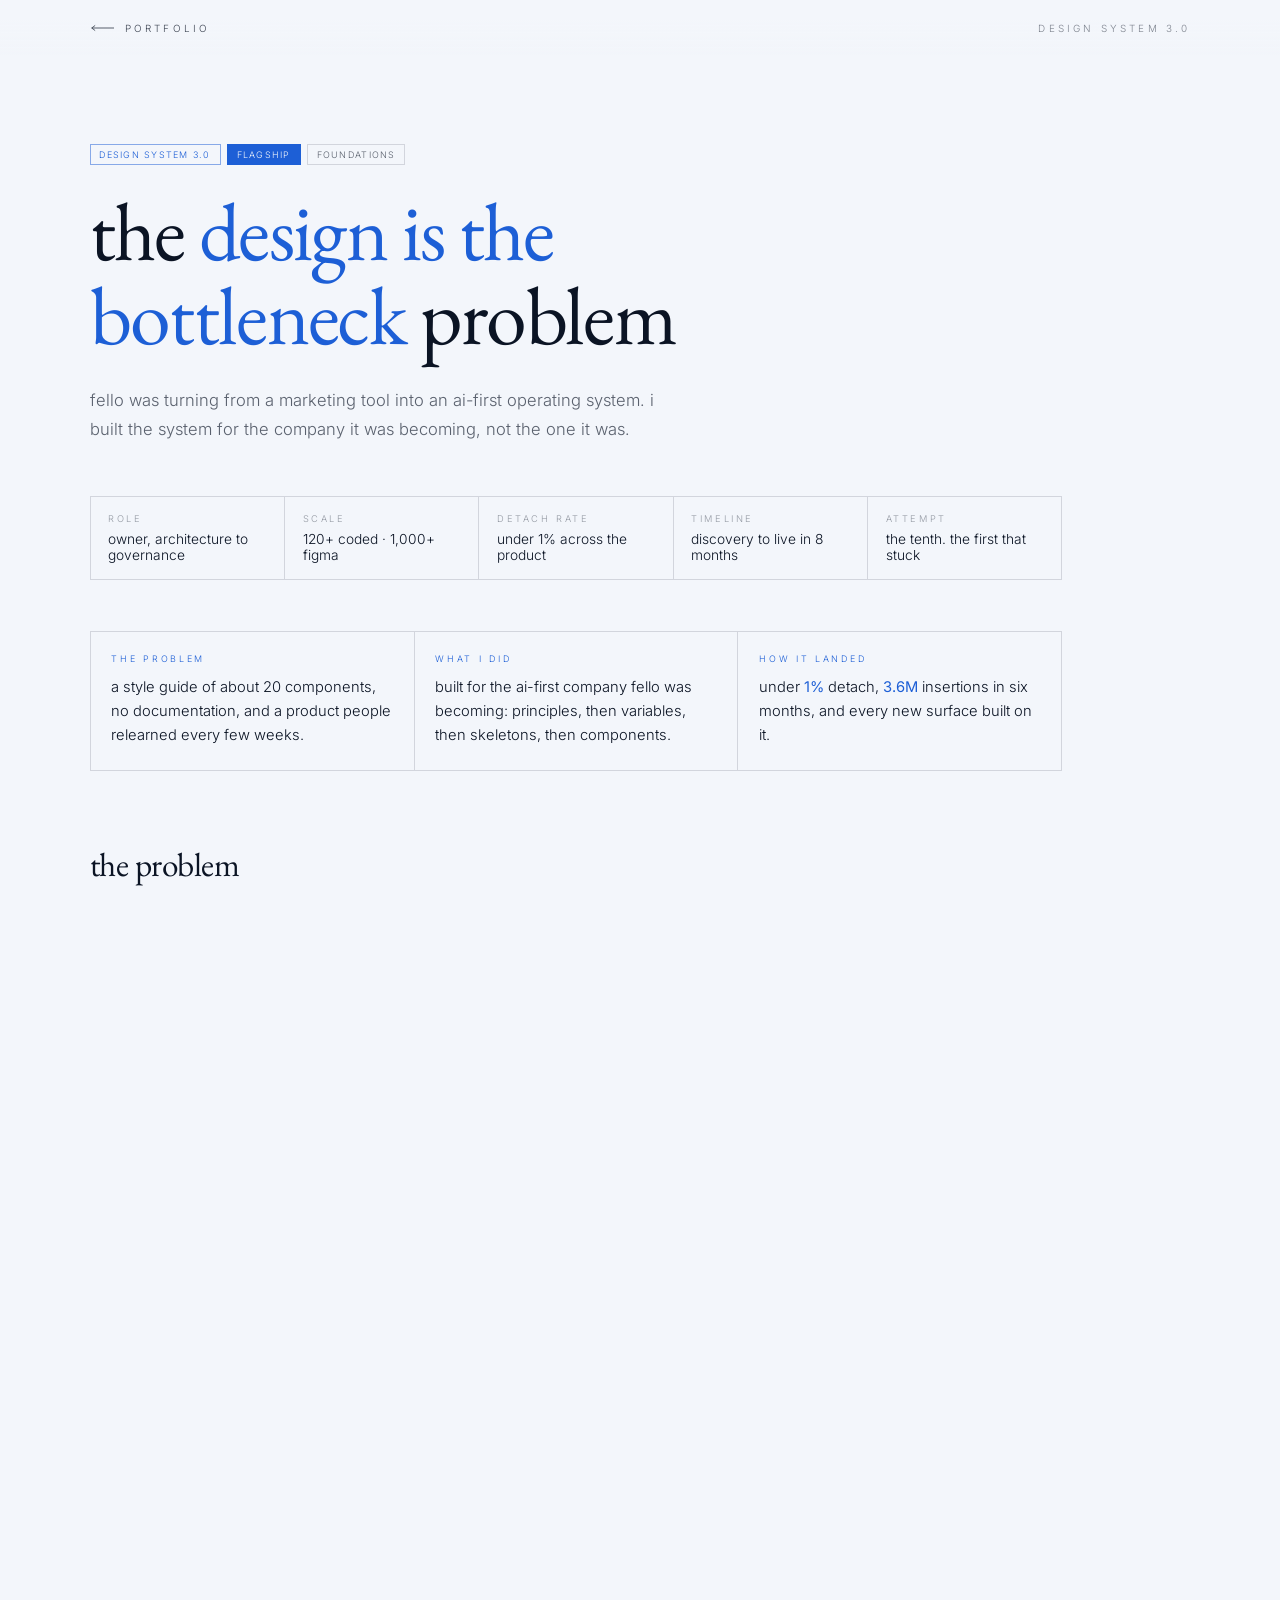
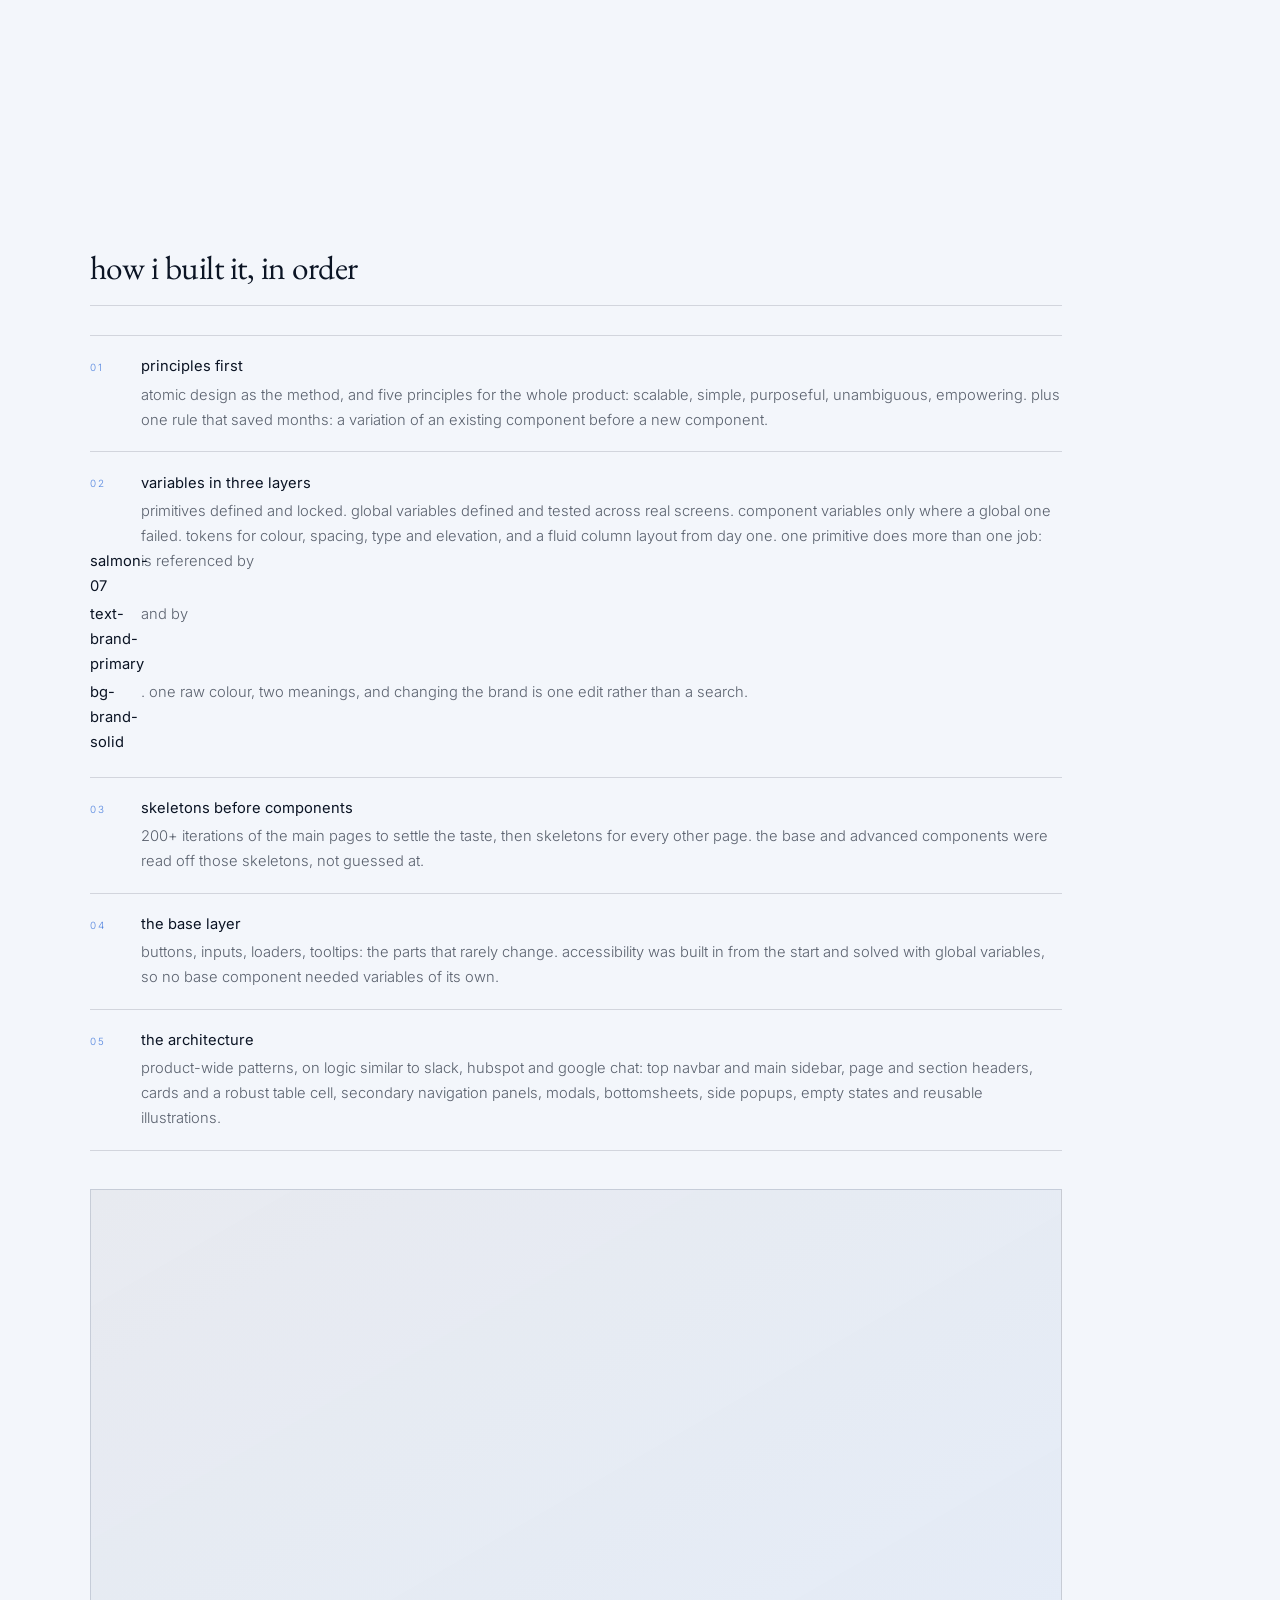
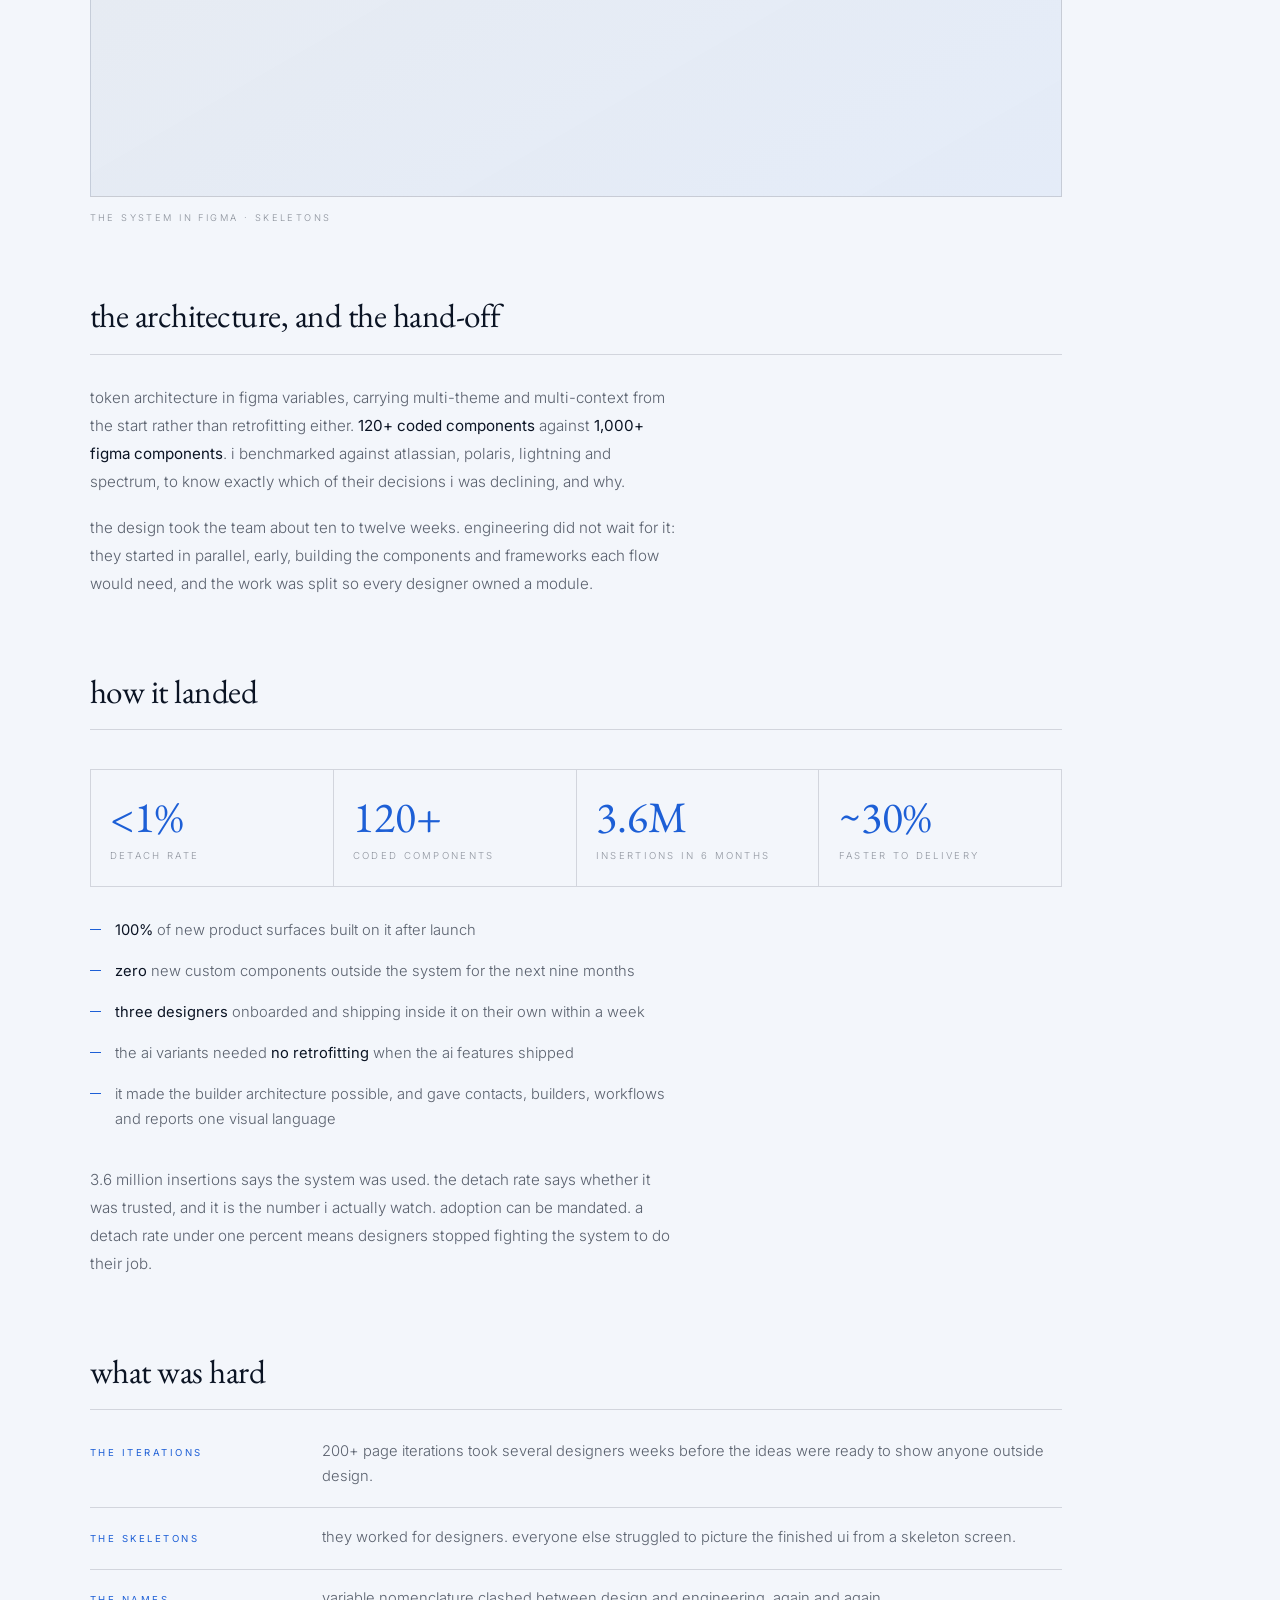
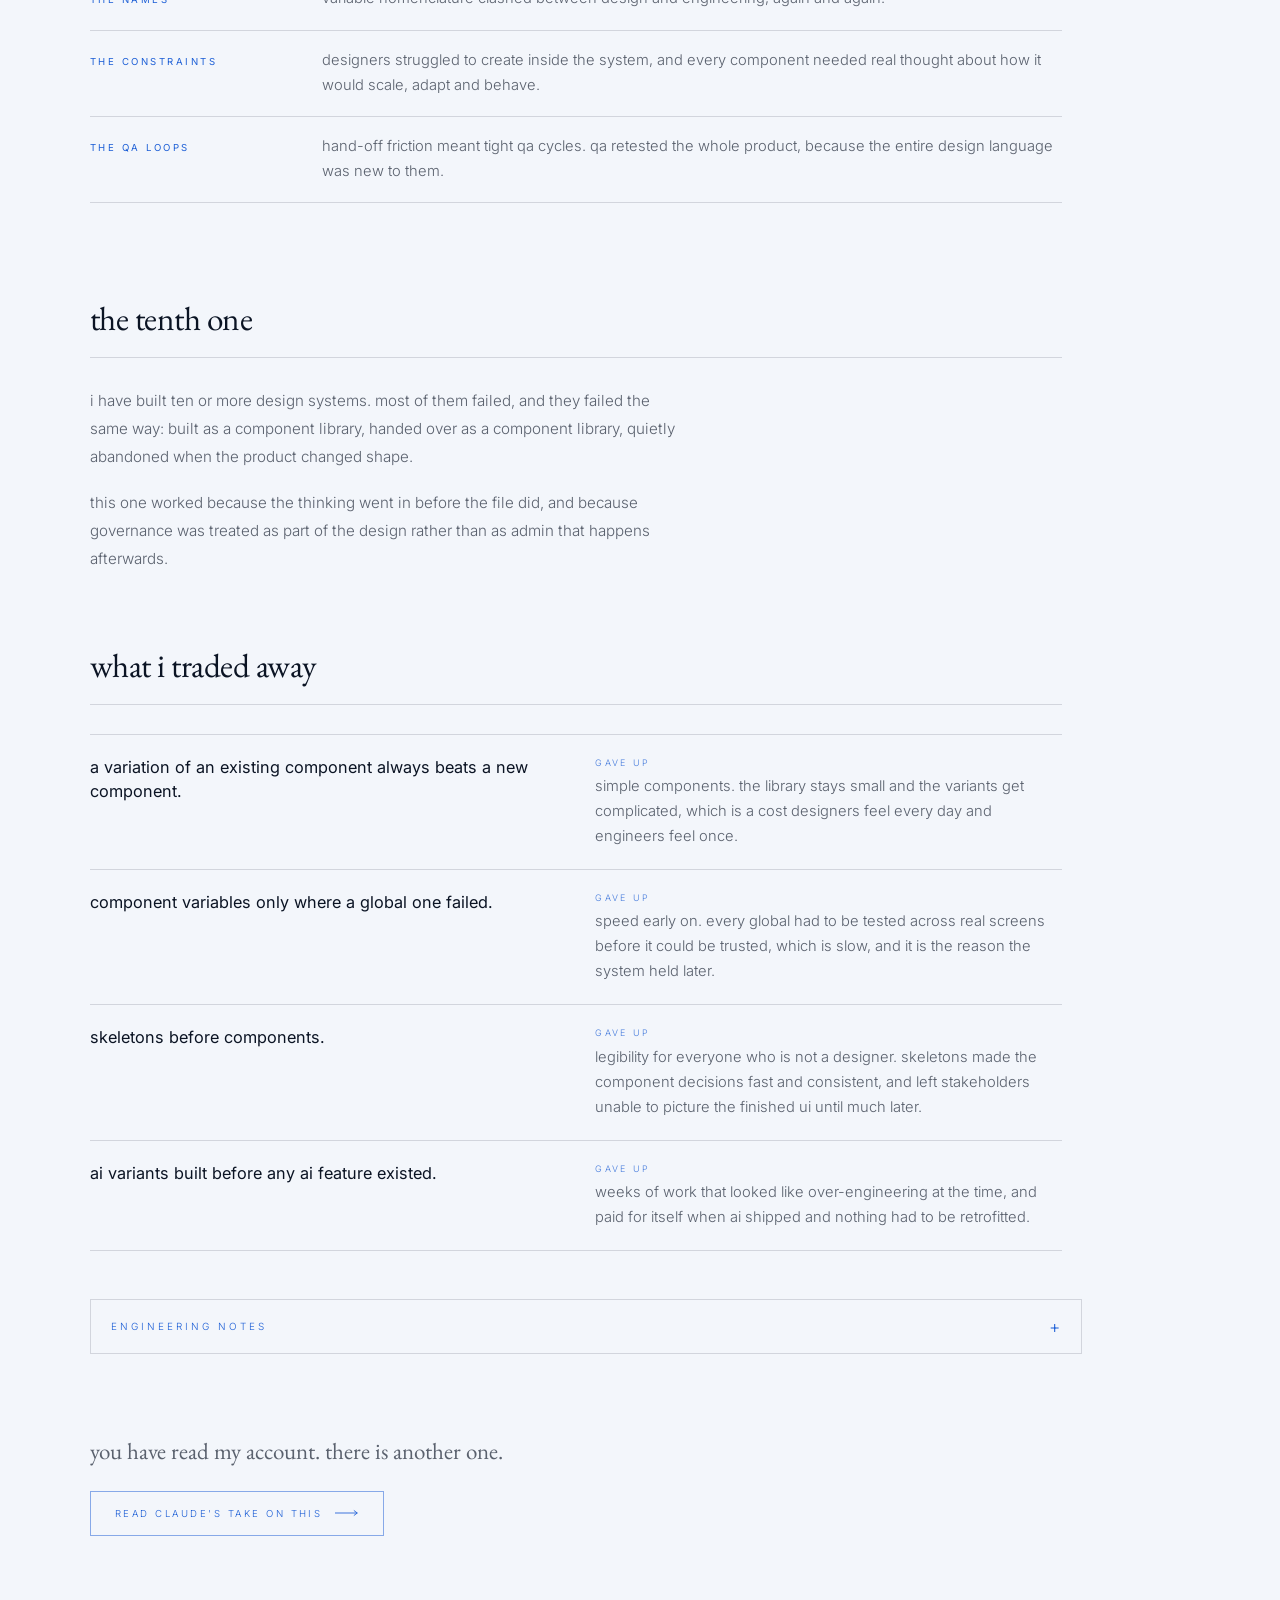
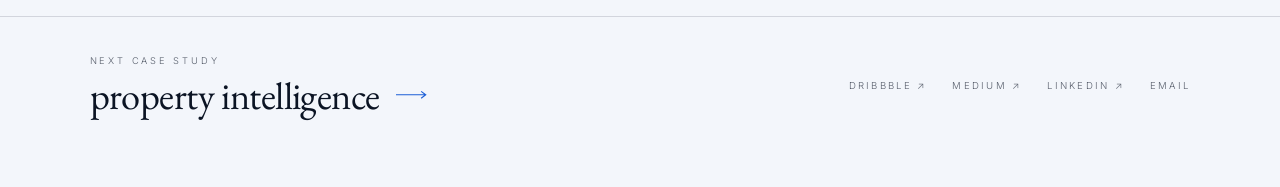
<file: portfolio/case/design-system.html>
<!DOCTYPE html>
<html lang="en">
<head>
<meta charset="utf-8">
<meta name="viewport" content="width=device-width, initial-scale=1">
<script src="../assets/js/analytics.js"></script>
<title>design system 3.0 · ritik raj</title>
<meta name="description" content="how ritik raj built an ai-ready design system at fello.">
<!-- icon and link preview. temporary artwork: replace the files in
     assets/meta/ (same names) and nothing else needs to change. og:url and
     og:image must be absolute, so change SITE below if the domain changes. -->
<link rel="icon" href="../assets/meta/favicon.svg" type="image/svg+xml">
<link rel="apple-touch-icon" href="../assets/meta/favicon-180.png">
<meta name="theme-color" content="#060b14">
<meta property="og:type" content="website">
<meta property="og:site_name" content="ritik raj">
<meta property="og:title" content="design system 3.0 · ritik raj">
<meta property="og:description" content="how ritik raj built an ai-ready design system at fello.">
<meta property="og:url" content="https://ritikraj-website.web.app/case/design-system.html">
<meta property="og:image" content="https://ritikraj-website.web.app/assets/meta/og-image.png">
<meta property="og:image:width" content="1200">
<meta property="og:image:height" content="630">
<meta property="og:image:alt" content="two portfolios. pick a side.">
<meta name="twitter:card" content="summary_large_image">
<meta name="twitter:title" content="design system 3.0 · ritik raj">
<meta name="twitter:description" content="how ritik raj built an ai-ready design system at fello.">
<meta name="twitter:image" content="https://ritikraj-website.web.app/assets/meta/og-image.png">
<link rel="preconnect" href="https://fonts.googleapis.com">
<link rel="preconnect" href="https://fonts.gstatic.com" crossorigin>
<script>
/* which voice is this page in? ?v=a is ritik's own, ?v=b is claude's read.
   decided here, before anything paints, so the right stylesheet wins and the
   right fonts are the only ones fetched. */
(function () {
  var v = (location.search.match(/[?&]v=(a|b)/) || [])[1] || 'a';
  var d = document.documentElement;
  d.className = 'v-' + v;
  if (v === 'a') {
    /* same palettes as the portfolio, remembered across pages. an unset mode
       follows the operating system, exactly as it does on the portfolio. */
    try {
      var m = localStorage.getItem('rr-mode');
      if (!m) m = matchMedia('(prefers-color-scheme: light)').matches ? 'light' : 'dark';
      d.setAttribute('data-theme', 'blue');
      d.setAttribute('data-mode',  m);
    } catch (e) {}
  }
  if (v === 'b') {
    /* side b's one preference, shared with the portfolio */
    try {
      var pb = localStorage.getItem('rr-pb-mode');
      if (!pb) pb = matchMedia('(prefers-color-scheme: dark)').matches ? 'dark' : 'light';
      d.setAttribute('data-pb', pb);
    } catch (e) {}
  }
  var font = document.createElement('link');
  font.rel = 'stylesheet';
  font.href = v === 'a'
    ? 'https://fonts.googleapis.com/css2?family=Caveat:wght@500;600&family=EB+Garamond:ital,wght@0,400;0,500;1,400&family=Inter:wght@300;400;500&display=swap'
    : 'https://fonts.googleapis.com/css2?family=Space+Grotesk:wght@300;400;500;700&family=IBM+Plex+Mono:wght@300;400;500&display=swap';
  document.head.appendChild(font);
})();
</script>

<!-- both voices load: each is scoped to html.v-a / html.v-b, and a parser
     inserted <link> blocks the first paint the way an injected one does not -->
<link rel="stylesheet" href="../assets/css/theme.css">
<link rel="stylesheet" href="../assets/css/case-a.css">
<link rel="stylesheet" href="../assets/css/case-b.css">

<style>
/* ══ FIRST-PAINT VEIL ══════════════════════════════════════════════════
   Inline on purpose. An external stylesheet, however early, can still lose
   a frame to the parser — and one frame of unstyled html is exactly the
   thing an expert eye catches. This is styled before anything is fetched,
   so the first thing ever painted is the veil. Everything else loads,
   swaps fonts and mounts behind it. app.js / case.js lift it when ready.
   ═════════════════════════════════════════════════════════════════════ */
#veil{
  position:fixed; inset:0; z-index:999;
  display:grid; place-items:center;
  background:var(--ink,#060b14);
  transform:translateY(0);
  will-change:transform;
}
html.v-b #veil, html.to-b #veil{background:var(--bone,#e9e7e0)}
#veil b{
  display:block; width:4.5rem; height:1px;
  background:var(--cream,#e6f1e8); opacity:0;
  transform:scaleX(.15); transform-origin:left;
  animation:veilWait 1.6s cubic-bezier(.16,1,.3,1) .22s infinite;
}
html.v-b #veil b, html.to-b #veil b{background:var(--ink,#121110)}
@keyframes veilWait{
  0%{opacity:0;transform:scaleX(.15)}
  30%{opacity:.45;transform:scaleX(1)}
  65%{opacity:.45;transform:scaleX(1)}
  100%{opacity:0;transform:scaleX(.15)}
}
#veil.is-up   {transform:translateY(-100%);transition:transform .74s cubic-bezier(.76,0,.24,1);animation:none}
#veil.is-down {transform:translateY(100%); transition:none;animation:none}
#veil.is-shut {transform:translateY(0);    transition:transform .62s cubic-bezier(.76,0,.24,1);animation:none}
/* backstop: if the script never runs, the veil still gets out of the way
   rather than leaving a reader staring at a blank screen forever */
#veil{animation:veilGiveUp .7s cubic-bezier(.76,0,.24,1) 6s forwards}
@keyframes veilGiveUp{to{transform:translateY(-100%);visibility:hidden}}
@media (prefers-reduced-motion:reduce){
  #veil b{animation:none}
  #veil.is-up,#veil.is-shut{transition-duration:1ms}
}
</style>
</head>
<body>

<div id="veil" aria-hidden="true"><b></b></div>

<!-- ══════════════════════════════════════════════════════════════════════
     VOICE A — ritik's own account. shown at ?v=a (and by default).
     ══════════════════════════════════════════════════════════════════ -->
<article class="csa">

  <div class="csa__rule"></div>
  <div class="csa__bar">
    <a class="csa__back" href="../index.html#a">
      <svg viewBox="0 0 28 8" aria-hidden="true"><path d="M28 4H2M6 1L2 4l4 3" fill="none" stroke="currentColor" stroke-width="1"/></svg>
      <span>portfolio</span>
    </a>
    <span class="csa__where">design system 3.0</span>
  </div>

  <header class="csa__hero">
    <ul class="csa__tags" data-up><li class="is-name">design system 3.0</li><li class="is-flag">flagship</li><li>foundations</li></ul>
    <h1 class="csa__title" data-up>the <em>design is the bottleneck</em> problem</h1>
    <p class="csa__stand" data-up>fello was turning from a marketing tool into an ai-first operating system. i built the system for the company it was becoming, not the one it was.</p>
    <dl class="csa__meta" data-up>
      <div><dt>role</dt><dd>owner, architecture to governance</dd></div>
      <div><dt>scale</dt><dd>120+ coded · 1,000+ figma</dd></div>
      <div><dt>detach rate</dt><dd>under 1% across the product</dd></div>
      <div><dt>timeline</dt><dd>discovery to live in 8 months</dd></div>
      <div><dt>attempt</dt><dd>the tenth. the first that stuck</dd></div>
    </dl>
  </header>

  <section class="csa__glance" data-up>
    <div><small>the problem</small><p>a style guide of about 20 components, no documentation, and a product people relearned every few weeks.</p></div>
    <div><small>what i did</small><p>built for the ai-first company fello was becoming: principles, then variables, then skeletons, then components.</p></div>
    <div><small>how it landed</small><p>under <b>1%</b> detach, <b>3.6M</b> insertions in six months, and every new surface built on it.</p></div>
  </section>

  <section class="csa__block">
    <h2 class="csa__h" data-up>the problem</h2>
    <p class="csa__p" data-up>what existed was a style guide with about twenty components, no documentation and no design language behind it. the stated problem was speed: design was the queue everything waited in.</p>
    <div class="csa__pairs" data-up>
      <div><b>for the team</b><p>no reusable code, so engineering rebuilt the same things. no ux architecture to lean on, no ui consistency, and nothing ready for ai.</p></div>
      <div><b>for users</b><p>new features needed help to find. the product relied on recall instead of recognition, and people relearned it every few weeks.</p></div>
    </div>
    <p class="csa__p" data-up>it was the eleventh hour. every new builder, workflow or ai feature would compound the inconsistency, and the cost of change was rising faster than feature velocity. a ux audit mapped every component the product would need.</p>
  </section>

  <section class="csa__block">
    <h2 class="csa__h" data-up>the problem under the problem</h2>
    <p class="csa__p" data-up>the company was mid-identity-change. it had sold itself as a marketing tool and was becoming an ai-first real estate operating system. a system built for the first would need tearing out within a year of the second arriving. <b>deciding which company i was building for was the real first decision</b>, and it was not a design decision.</p>
    <p class="csa__p" data-up>so every component was engineered to hold ai before engineering wrote a line of ai: ai variants on cards, loaders and graphs, and headers tested with the ai elements present and absent, so neither state was the special case. it looks like over-engineering right up until the roadmap turns.</p>
    <p class="csa__pull" data-up>a strong design system is 80% thinking and 20% figma.</p>
  </section>

  <section class="csa__block">
    <h2 class="csa__h" data-up>how i built it, in order</h2>
    <ol class="csa__list" data-up>
      <li><b>principles first</b>atomic design as the method, and five principles for the whole product: scalable, simple, purposeful, unambiguous, empowering. plus one rule that saved months: a variation of an existing component before a new component.</li>
      <li><b>variables in three layers</b>primitives defined and locked. global variables defined and tested across real screens. component variables only where a global one failed. tokens for colour, spacing, type and elevation, and a fluid column layout from day one. one primitive does more than one job: <b>salmon-07</b> is referenced by <b>text-brand-primary</b> and by <b>bg-brand-solid</b>. one raw colour, two meanings, and changing the brand is one edit rather than a search.</li>
      <li><b>skeletons before components</b>200+ iterations of the main pages to settle the taste, then skeletons for every other page. the base and advanced components were read off those skeletons, not guessed at.</li>
      <li><b>the base layer</b>buttons, inputs, loaders, tooltips: the parts that rarely change. accessibility was built in from the start and solved with global variables, so no base component needed variables of its own.</li>
      <li><b>the architecture</b>product-wide patterns, on logic similar to slack, hubspot and google chat: top navbar and main sidebar, page and section headers, cards and a robust table cell, secondary navigation panels, modals, bottomsheets, side popups, empty states and reusable illustrations.</li>
    </ol>
    <figure class="csa__embed" data-up>
      <div class="csa__embed-frame">
        <iframe src="https://embed.figma.com/design/5bDJ3wMAfd2IxRGAUm3TOA/-CS--DS-Skeletons?node-id=0-1&amp;embed-host=share" title="design system 3.0, skeletons, in figma" loading="lazy" allowfullscreen></iframe>
      </div>
      <figcaption>the system in figma · skeletons</figcaption>
    </figure>
  </section>

  <section class="csa__block">
    <h2 class="csa__h" data-up>the architecture, and the hand-off</h2>
    <p class="csa__p" data-up>token architecture in figma variables, carrying multi-theme and multi-context from the start rather than retrofitting either. <b>120+ coded components</b> against <b>1,000+ figma components</b>. i benchmarked against atlassian, polaris, lightning and spectrum, to know exactly which of their decisions i was declining, and why.</p>
    <p class="csa__p" data-up>the design took the team about ten to twelve weeks. engineering did not wait for it: they started in parallel, early, building the components and frameworks each flow would need, and the work was split so every designer owned a module.</p>
  </section>

  <section class="csa__block">
    <h2 class="csa__h" data-up>how it landed</h2>
    <div class="csa__numbers" data-up>
      <div><b>&lt;1%</b><span>detach rate</span></div>
      <div><b>120+</b><span>coded components</span></div>
      <div><b>3.6M</b><span>insertions in 6 months</span></div>
      <div><b>~30%</b><span>faster to delivery</span></div>
    </div>
    <ul class="csa__ticks" data-up>
      <li><b>100%</b> of new product surfaces built on it after launch</li>
      <li><b>zero</b> new custom components outside the system for the next nine months</li>
      <li><b>three designers</b> onboarded and shipping inside it on their own within a week</li>
      <li>the ai variants needed <b>no retrofitting</b> when the ai features shipped</li>
      <li>it made the builder architecture possible, and gave contacts, builders, workflows and reports one visual language</li>
    </ul>
    <p class="csa__p" data-up>3.6 million insertions says the system was used. the detach rate says whether it was trusted, and it is the number i actually watch. adoption can be mandated. a detach rate under one percent means designers stopped fighting the system to do their job.</p>
  </section>

  <section class="csa__block">
    <h2 class="csa__h" data-up>what was hard</h2>
    <div class="csa__pairs csa__pairs--rows" data-up>
      <div><b>the iterations</b><p>200+ page iterations took several designers weeks before the ideas were ready to show anyone outside design.</p></div>
      <div><b>the skeletons</b><p>they worked for designers. everyone else struggled to picture the finished ui from a skeleton screen.</p></div>
      <div><b>the names</b><p>variable nomenclature clashed between design and engineering, again and again.</p></div>
      <div><b>the constraints</b><p>designers struggled to create inside the system, and every component needed real thought about how it would scale, adapt and behave.</p></div>
      <div><b>the qa loops</b><p>hand-off friction meant tight qa cycles. qa retested the whole product, because the entire design language was new to them.</p></div>
    </div>
  </section>

  <section class="csa__block">
    <h2 class="csa__h" data-up>the tenth one</h2>
    <p class="csa__p" data-up>i have built ten or more design systems. most of them failed, and they failed the same way: built as a component library, handed over as a component library, quietly abandoned when the product changed shape.</p>
    <p class="csa__p" data-up>this one worked because the thinking went in before the file did, and because governance was treated as part of the design rather than as admin that happens afterwards.</p>
  </section>

  <section class="csa__block">
    <h2 class="csa__h" data-up>what i traded away</h2>
    <ul class="csa__trade" data-up>
      <li><b>a variation of an existing component always beats a new component.</b><span>simple components. the library stays small and the variants get complicated, which is a cost designers feel every day and engineers feel once.</span></li>
      <li><b>component variables only where a global one failed.</b><span>speed early on. every global had to be tested across real screens before it could be trusted, which is slow, and it is the reason the system held later.</span></li>
      <li><b>skeletons before components.</b><span>legibility for everyone who is not a designer. skeletons made the component decisions fast and consistent, and left stakeholders unable to picture the finished ui until much later.</span></li>
      <li><b>ai variants built before any ai feature existed.</b><span>weeks of work that looked like over-engineering at the time, and paid for itself when ai shipped and nothing had to be retrofitted.</span></li>
    </ul>
  </section>

  <details class="csa__eng" data-up>
    <summary>engineering notes</summary>
    <div class="csa__eng__in">
      <dl>
        <div><dt>token layers</dt><dd>primitives locked, global variables tested across real screens, component variables only where a global failed. <i>salmon-07</i> is a primitive; <i>text-brand-primary</i> and <i>bg-brand-solid</i> both point at it.</dd></div>
        <div><dt>hand-off</dt><dd>tokens exported from figma as css and handed to engineering, against 120+ coded components.</dd></div>
        <div><dt>how detach was measured</dt><dd>figma's own library analytics report on the design system file. under 1% is the number it gives, which is why it is the number i quote.</dd></div>
        <div><dt>updates</dt><dd>component changes reached products as version upgrades, handled by engineering, so a product chose when to take a change rather than having it arrive.</dd></div>
        <div><dt>lifespan</dt><dd>the system ran about a year in that form and nothing in it needed retiring in that time.</dd></div>
      </dl>
    </div>
  </details>

  <section class="csa__take">
    <p class="csa__take-note" data-up>you have read my account. there is another one.</p>
    <a class="csa__flip csa__flip--take" href="?v=b" data-up><span>read claude's take on this</span><svg viewBox="0 0 28 8" aria-hidden="true"><path d="M0 4h26M22 1l4 3-4 3" fill="none" stroke="currentColor" stroke-width="1"/></svg></a>
  </section>

  <footer class="jr-foot">
    <a class="jr-next" href="property-intelligence.html?v=a"><small>next case study</small><span class="jr-next__name">property intelligence <svg viewBox="0 0 28 8" aria-hidden="true"><path d="M0 4h26M22 1l4 3-4 3" fill="none" stroke="currentColor" stroke-width="1"/></svg></span></a>
    <nav class="jr-foot__links" aria-label="elsewhere">
      <a href="https://dribbble.com/ritik-raj" target="_blank" rel="noopener">dribbble ↗</a>
      <a href="https://medium.com/@ritikraj559" target="_blank" rel="noopener">medium ↗</a>
      <a href="https://www.linkedin.com/in/ritik-raj/" target="_blank" rel="noopener">linkedin ↗</a>
      <a href="mailto:ritikraj559@gmail.com">email</a>
    </nav>
  </footer>

</article>


<!-- ══════════════════════════════════════════════════════════════════════
     VOICE B — claude's read of the same work. shown at ?v=b.
     ══════════════════════════════════════════════════════════════════ -->
<article class="csb">

  <div class="csb__rule"></div>
  <div class="csb__bar">
    <a class="csb__back" href="../index.html#b"><span>←</span><span>the read</span></a>
    <p class="csb__stamp">the read<i>/</i>design system 3.0<i>/</i>by claude</p>
    <a class="csb__flip" href="?v=a">ritik's version ↗</a>
  </div>

  <div class="csb__stack">

    <section class="csb-sheet" data-tab="the case">
      <div class="csb-sheet__body">
        <p class="csb-kicker" data-up>observation 03</p>
        <h1 class="csb-h csb-h--hero" data-up>he built for the company it was about to become.</h1>
        <p class="csb-p" data-up>the components are competent. the sequencing is the thing. he made an ai bet before the roadmap forced anyone to make one.</p>
        <p data-up style="margin-top:1.6rem"><span class="csb-verdict">flagship · a sequencing bet</span></p>
      </div>
    </section>

    <section class="csb-sheet" data-tab="the brief">
      <div class="csb-sheet__body">
        <h2 class="csb-h" data-up>we need a design system.</h2>
        <p class="csb-p" data-up>the most common brief in the discipline, and the one that most often produces an expensive component library nobody uses two years later.</p>
      </div>
    </section>
    <section class="csb-sheet" data-tab="what he actually did">
      <div class="csb-sheet__body">
        <h2 class="csb-h" data-up>tokens, variables, and 120+ coded components.</h2>
        <p class="csb-p" data-up>multi-theme and multi-context from the start. benchmarked against atlassian, polaris, lightning and spectrum. all of that is table stakes at staff level and he executed it cleanly.</p>
      </div>
    </section>
    <section class="csb-sheet" data-tab="the diagnosis">
      <div class="csb-sheet__body">
        <h2 class="csb-h" data-up>it was a company-identity problem in a design costume.</h2>
        <p class="csb-p" data-up>fello was mid-repositioning from marketing tool to ai-first operating system. he noticed that a system built for the outgoing identity would be torn out within a year, and built for the incoming one instead.</p>
        <p class="csb-p" data-up>so every component was engineered to hold ai <b>before engineering wrote a line of it</b>. that is a bet placed with someone else’s roadmap, and it came in.</p>
      </div>
    </section>
    <section class="csb-sheet" data-tab="impact">
      <div class="csb-sheet__body">
        <h2 class="csb-h" data-up>how impactful it actually was</h2>
        <ul class="csb-scale" data-up>
          <li><em style="font-style:normal">for users</em><span data-w="60"></span></li>
          <li><em style="font-style:normal">for the business</em><span data-w="82"></span></li>
          <li class="is-high"><em style="font-style:normal">for the org</em><span data-w="95"></span></li>
          <li class="is-high"><em style="font-style:normal">as a craft signal</em><span data-w="88"></span></li>
        </ul>
        <p class="csb-note" data-up>my read, not his numbers. user impact is the lowest here and that is not a criticism: a design system reaches users through other people’s work. organisational impact is close to the ceiling. 3.6 million insertions says it was used; the detach rate under one percent says it was trusted, and that is still the single most credible number on his site.</p>
      </div>
    </section>
    <section class="csb-sheet" data-tab="what it tells me">
      <div class="csb-sheet__body">
        <h2 class="csb-h" data-up>he watches the right number.</h2>
        <p class="csb-p" data-up>adoption can be mandated. a detach rate under one percent cannot. he picked the metric that could embarrass him, which tells you he was trying to learn something rather than trying to report something.</p>
        <p class="csb-p" data-up>and he is straight about the other nine attempts that failed. ten design systems, one that stuck, and he leads with the ratio rather than burying it.</p>
      </div>
    </section>
    <section class="csb-sheet" data-tab="what i cannot verify">
      <div class="csb-sheet__body">
        <h2 class="csb-h" data-up>the honest caveats.</h2>
        <p class="csb-p" data-up>~30% faster design-to-delivery is the softest figure in his portfolio. delivery speed has a dozen inputs and a design system is one of them. i would treat it as directionally true and not as an attribution.</p>
        <p class="csb-p" data-up>3.6 million insertions in six months is real usage, but it is a volume number. it grows with headcount and with how many screens a team draws, not with how good the system is. read it next to the detach rate, never instead of it.</p>
        <p class="csb-note" data-up>the detach rate and the component counts are both checkable inside the company. those are the ones to ask about.</p>
      </div>
    </section>

  </div>

  <footer class="csb__foot">
    <div><small>next observation</small><br><a href="property-intelligence.html?v=b">property intelligence ↗</a></div>
    <small>assessment generated from a 4,000-word brief · not approved by the subject</small>
  </footer>

</article>

<script src="../assets/js/case.js"></script>
</body>
</html>
</file>
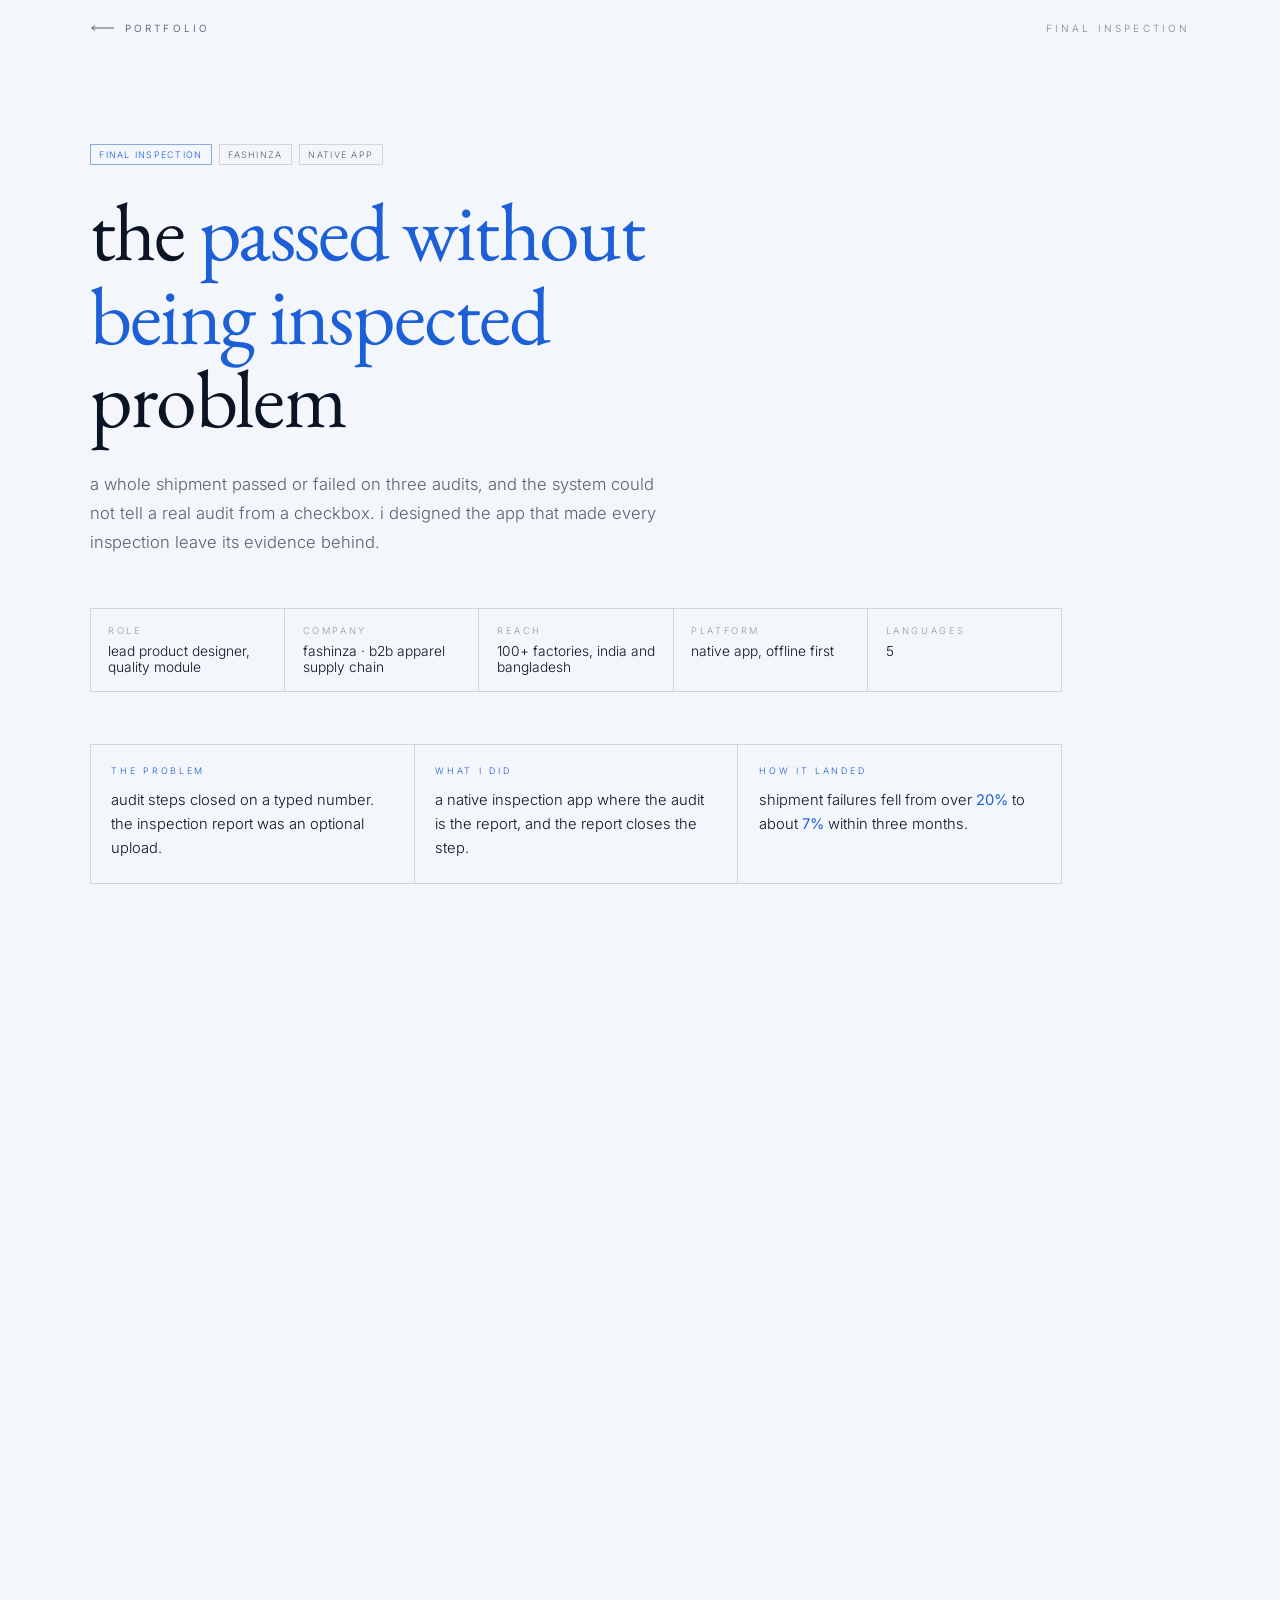
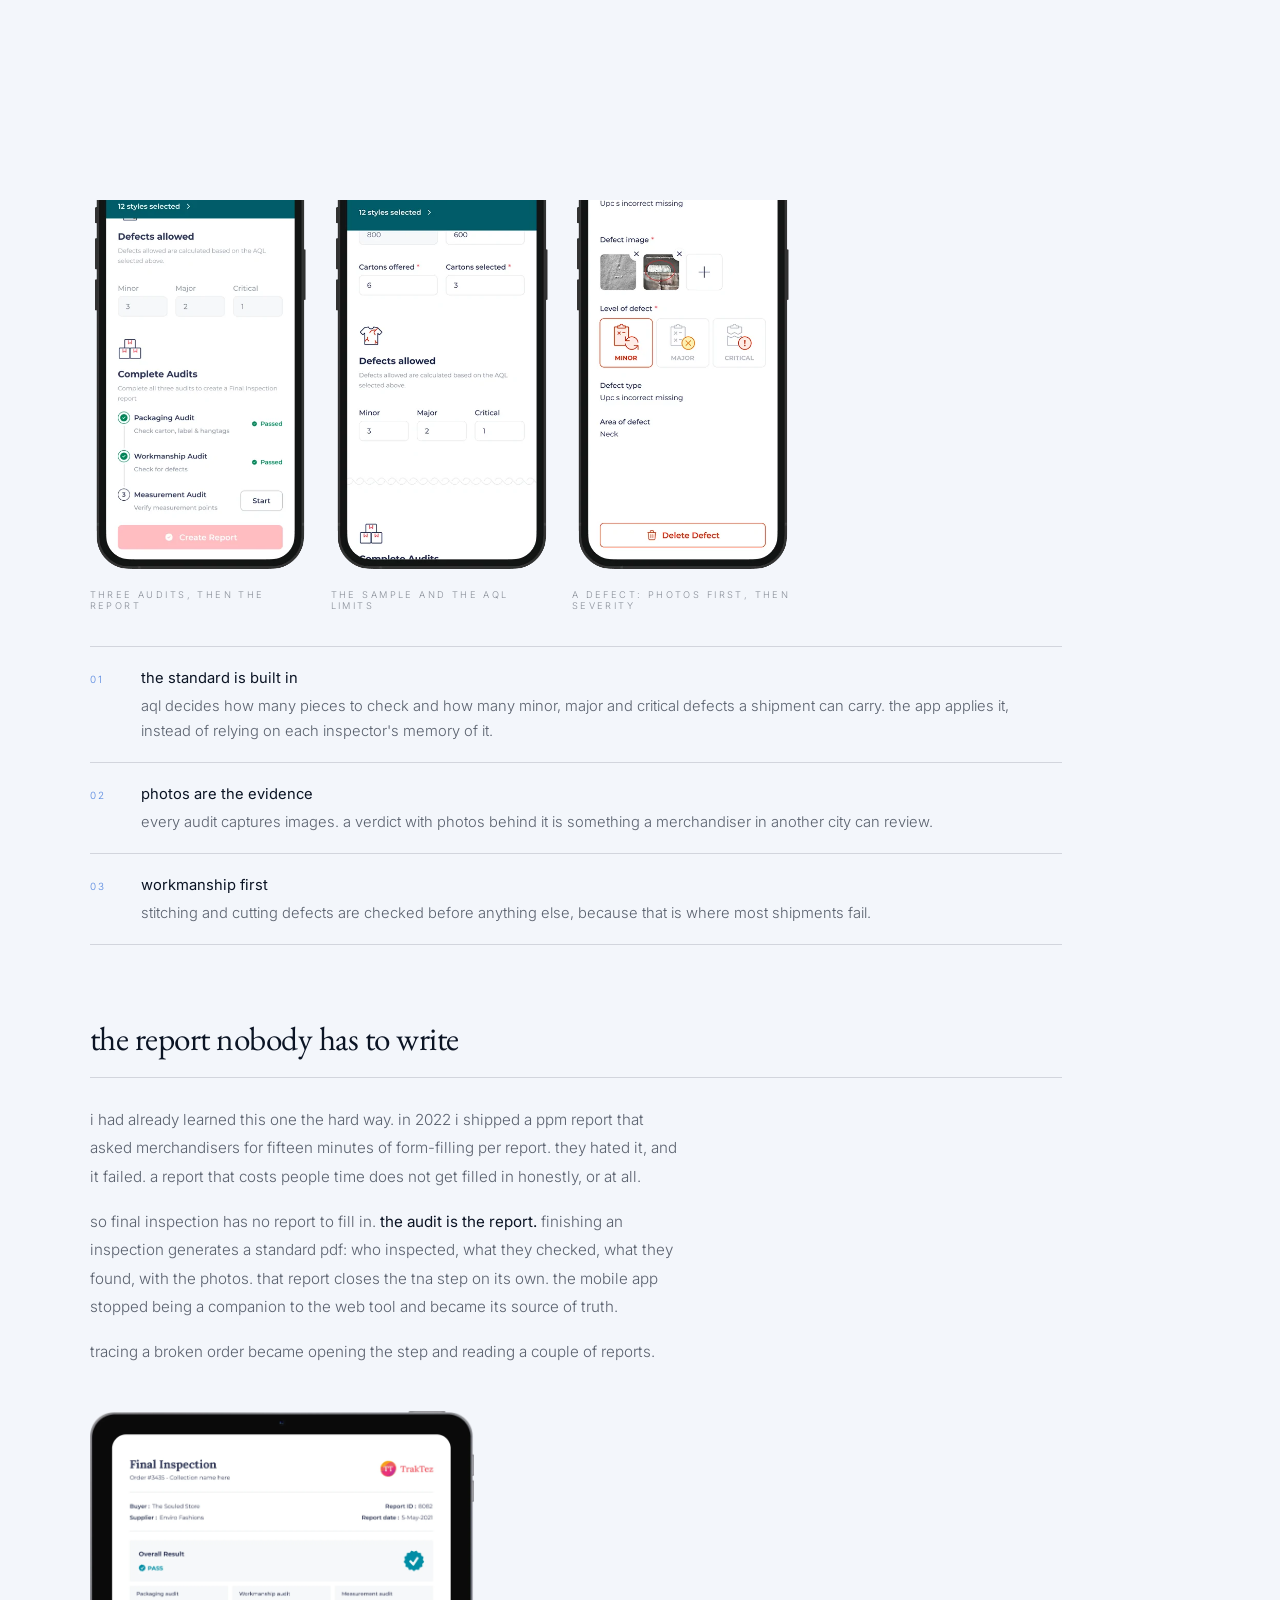
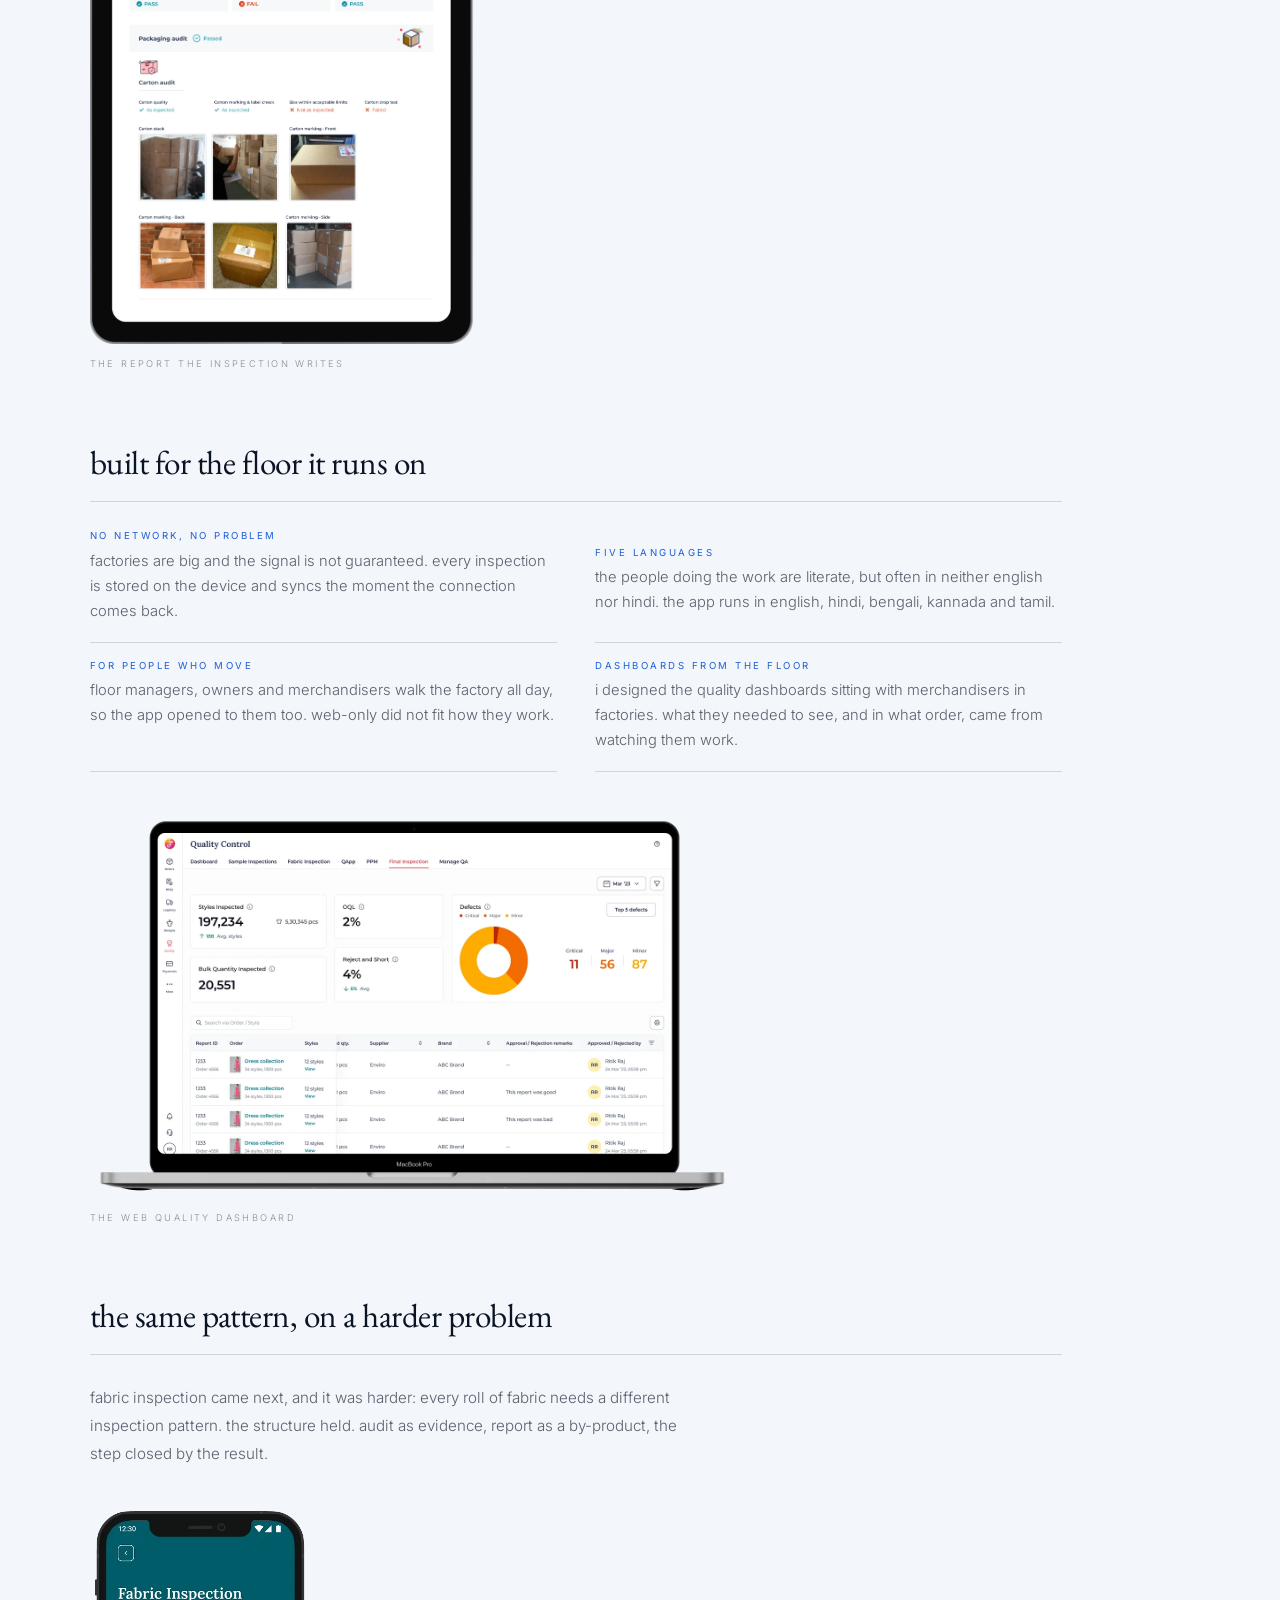
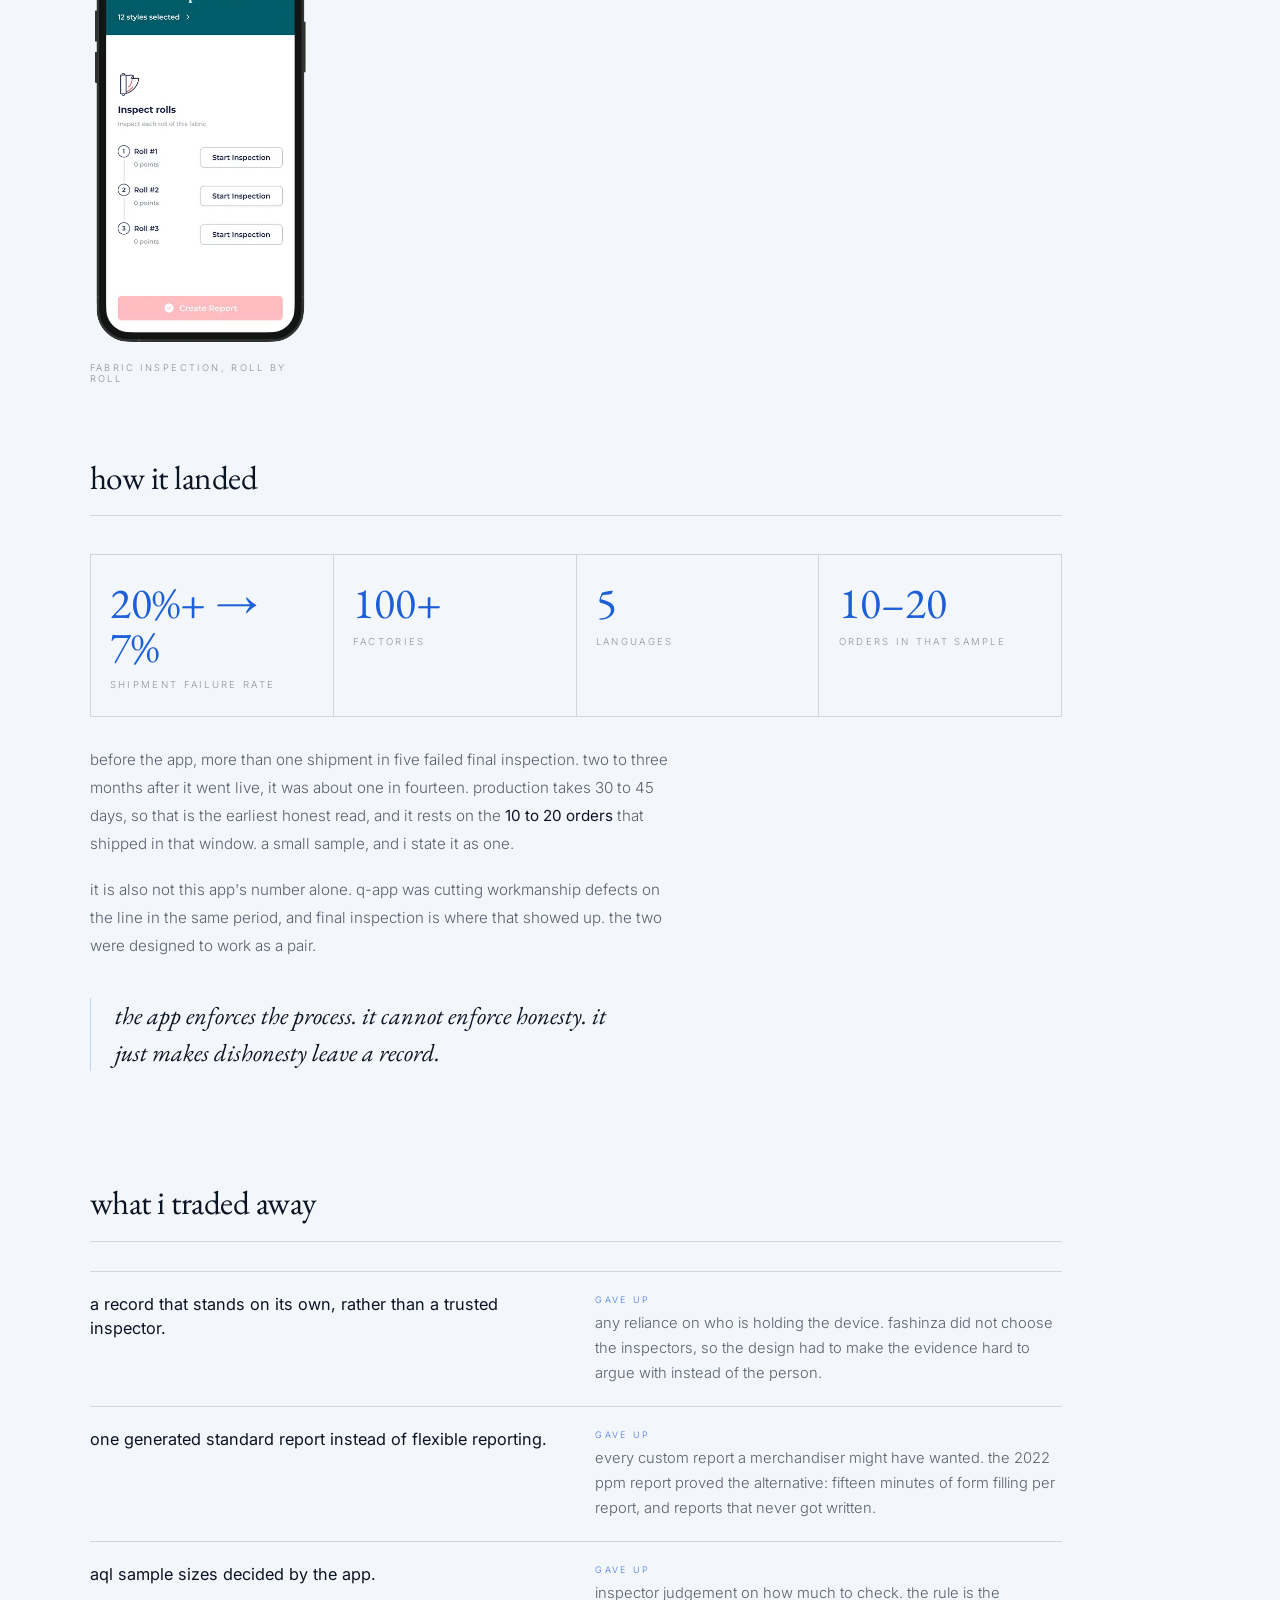
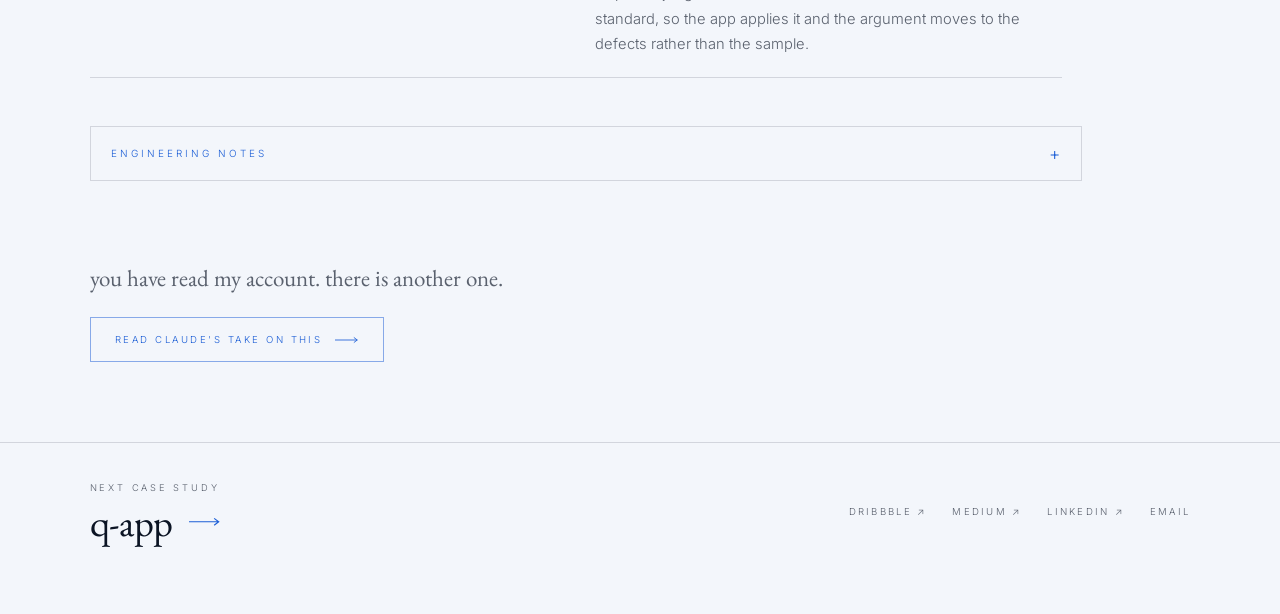
<file: portfolio/case/final-inspection.html>
<!DOCTYPE html>
<html lang="en">
<head>
<meta charset="utf-8">
<meta name="viewport" content="width=device-width, initial-scale=1">
<script src="../assets/js/analytics.js"></script>
<title>final inspection · ritik raj</title>
<meta name="description" content="how ritik raj designed final inspection so every shipment verdict leaves evidence behind.">
<!-- icon and link preview. temporary artwork: replace the files in
     assets/meta/ (same names) and nothing else needs to change. og:url and
     og:image must be absolute, so change SITE below if the domain changes. -->
<link rel="icon" href="../assets/meta/favicon.svg" type="image/svg+xml">
<link rel="apple-touch-icon" href="../assets/meta/favicon-180.png">
<meta name="theme-color" content="#060b14">
<meta property="og:type" content="website">
<meta property="og:site_name" content="ritik raj">
<meta property="og:title" content="final inspection · ritik raj">
<meta property="og:description" content="how ritik raj designed final inspection so every shipment verdict leaves evidence behind.">
<meta property="og:url" content="https://ritikraj-website.web.app/case/final-inspection.html">
<meta property="og:image" content="https://ritikraj-website.web.app/assets/meta/og-image.png">
<meta property="og:image:width" content="1200">
<meta property="og:image:height" content="630">
<meta property="og:image:alt" content="two portfolios. pick a side.">
<meta name="twitter:card" content="summary_large_image">
<meta name="twitter:title" content="final inspection · ritik raj">
<meta name="twitter:description" content="how ritik raj designed final inspection so every shipment verdict leaves evidence behind.">
<meta name="twitter:image" content="https://ritikraj-website.web.app/assets/meta/og-image.png">
<link rel="preconnect" href="https://fonts.googleapis.com">
<link rel="preconnect" href="https://fonts.gstatic.com" crossorigin>
<script>
/* which voice is this page in? ?v=a is ritik's own, ?v=b is claude's read.
   decided here, before anything paints, so the right stylesheet wins and the
   right fonts are the only ones fetched. */
(function () {
  var v = (location.search.match(/[?&]v=(a|b)/) || [])[1] || 'a';
  var d = document.documentElement;
  d.className = 'v-' + v;
  if (v === 'a') {
    /* same palettes as the portfolio, remembered across pages. an unset mode
       follows the operating system, exactly as it does on the portfolio. */
    try {
      var m = localStorage.getItem('rr-mode');
      if (!m) m = matchMedia('(prefers-color-scheme: light)').matches ? 'light' : 'dark';
      d.setAttribute('data-theme', 'blue');
      d.setAttribute('data-mode',  m);
    } catch (e) {}
  }
  if (v === 'b') {
    /* side b's one preference, shared with the portfolio */
    try {
      var pb = localStorage.getItem('rr-pb-mode');
      if (!pb) pb = matchMedia('(prefers-color-scheme: dark)').matches ? 'dark' : 'light';
      d.setAttribute('data-pb', pb);
    } catch (e) {}
  }
  var font = document.createElement('link');
  font.rel = 'stylesheet';
  font.href = v === 'a'
    ? 'https://fonts.googleapis.com/css2?family=Caveat:wght@500;600&family=EB+Garamond:ital,wght@0,400;0,500;1,400&family=Inter:wght@300;400;500&display=swap'
    : 'https://fonts.googleapis.com/css2?family=Space+Grotesk:wght@300;400;500;700&family=IBM+Plex+Mono:wght@300;400;500&display=swap';
  document.head.appendChild(font);
})();
</script>

<!-- both voices load: each is scoped to html.v-a / html.v-b, and a parser
     inserted <link> blocks the first paint the way an injected one does not -->
<link rel="stylesheet" href="../assets/css/theme.css">
<link rel="stylesheet" href="../assets/css/case-a.css">
<link rel="stylesheet" href="../assets/css/case-b.css">

<style>
/* ══ FIRST-PAINT VEIL ══════════════════════════════════════════════════
   Inline on purpose. An external stylesheet, however early, can still lose
   a frame to the parser — and one frame of unstyled html is exactly the
   thing an expert eye catches. This is styled before anything is fetched,
   so the first thing ever painted is the veil. Everything else loads,
   swaps fonts and mounts behind it. app.js / case.js lift it when ready.
   ═════════════════════════════════════════════════════════════════════ */
#veil{
  position:fixed; inset:0; z-index:999;
  display:grid; place-items:center;
  background:var(--ink,#060b14);
  transform:translateY(0);
  will-change:transform;
}
html.v-b #veil, html.to-b #veil{background:var(--bone,#e9e7e0)}
#veil b{
  display:block; width:4.5rem; height:1px;
  background:var(--cream,#e6f1e8); opacity:0;
  transform:scaleX(.15); transform-origin:left;
  animation:veilWait 1.6s cubic-bezier(.16,1,.3,1) .22s infinite;
}
html.v-b #veil b, html.to-b #veil b{background:var(--ink,#121110)}
@keyframes veilWait{
  0%{opacity:0;transform:scaleX(.15)}
  30%{opacity:.45;transform:scaleX(1)}
  65%{opacity:.45;transform:scaleX(1)}
  100%{opacity:0;transform:scaleX(.15)}
}
#veil.is-up   {transform:translateY(-100%);transition:transform .74s cubic-bezier(.76,0,.24,1);animation:none}
#veil.is-down {transform:translateY(100%); transition:none;animation:none}
#veil.is-shut {transform:translateY(0);    transition:transform .62s cubic-bezier(.76,0,.24,1);animation:none}
/* backstop: if the script never runs, the veil still gets out of the way
   rather than leaving a reader staring at a blank screen forever */
#veil{animation:veilGiveUp .7s cubic-bezier(.76,0,.24,1) 6s forwards}
@keyframes veilGiveUp{to{transform:translateY(-100%);visibility:hidden}}
@media (prefers-reduced-motion:reduce){
  #veil b{animation:none}
  #veil.is-up,#veil.is-shut{transition-duration:1ms}
}
</style>
</head>
<body>

<div id="veil" aria-hidden="true"><b></b></div>

<!-- ══════════════════════════════════════════════════════════════════════
     VOICE A — ritik's own account. shown at ?v=a (and by default).
     ══════════════════════════════════════════════════════════════════ -->
<article class="csa">

  <div class="csa__rule"></div>
  <div class="csa__bar">
    <a class="csa__back" href="../index.html#a">
      <svg viewBox="0 0 28 8" aria-hidden="true"><path d="M28 4H2M6 1L2 4l4 3" fill="none" stroke="currentColor" stroke-width="1"/></svg>
      <span>portfolio</span>
    </a>
    <span class="csa__where">final inspection</span>
  </div>

  <header class="csa__hero">
    <ul class="csa__tags" data-up><li class="is-name">final inspection</li><li>fashinza</li><li>native app</li></ul>
    <h1 class="csa__title" data-up>the <em>passed without being inspected</em> problem</h1>
    <p class="csa__stand" data-up>a whole shipment passed or failed on three audits, and the system could not tell a real audit from a checkbox. i designed the app that made every inspection leave its evidence behind.</p>
    <dl class="csa__meta" data-up>
      <div><dt>role</dt><dd>lead product designer, quality module</dd></div>
      <div><dt>company</dt><dd>fashinza · b2b apparel supply chain</dd></div>
      <div><dt>reach</dt><dd>100+ factories, india and bangladesh</dd></div>
      <div><dt>platform</dt><dd>native app, offline first</dd></div>
      <div><dt>languages</dt><dd>5</dd></div>
    </dl>
  </header>

  <section class="csa__glance" data-up>
    <div><small>the problem</small><p>audit steps closed on a typed number. the inspection report was an optional upload.</p></div>
    <div><small>what i did</small><p>a native inspection app where the audit is the report, and the report closes the step.</p></div>
    <div><small>how it landed</small><p>shipment failures fell from over <b>20%</b> to about <b>7%</b> within three months.</p></div>
  </section>

  <section class="csa__block">
    <h2 class="csa__h" data-up>the stakes</h2>
    <p class="csa__p" data-up>fashinza sat between brands and factories. every order ran on a long plan of steps we called the tna, from request to receipt, and near the end of it sits one decision that gates everything: <b>final inspection</b>. three audits, packaging, measurement and workmanship, and the whole shipment passes or fails.</p>
    <ol class="csa__process" data-up aria-label="the order process, from request to receipt">
      <li>rfq</li><li>samples</li><li>order and tna</li><li>bom and fabric</li><li>fabric inspection</li>
      <li class="is-line">cutting and stitching<small>q-app, on the line</small></li>
      <li>finishing and packing</li>
      <li class="is-gate">final inspection<small>the gate</small></li>
      <li>delivery</li><li>grn</li>
    </ol>
    <p class="csa__p" data-up>the system could record that plan but never verify it. every tna step took a number. finishing packing on a 500-piece style meant typing 250, and the step went partially complete. audit steps closed the same way, or on a report someone uploaded if they felt like it. when an order broke, nobody could reconstruct what had actually been checked.</p>
  </section>

  <section class="csa__block">
    <h2 class="csa__h" data-up>whoever inspects, the record stands on its own</h2>
    <p class="csa__p" data-up>fashinza did not choose the inspectors. every factory defined its own users and ran its own inspections. so the design could not rely on trusting the person holding the device. it had to make the record itself hard to argue with.</p>
    <div class="csa__plates csa__plates--phones" data-up>
      <figure class="csa__plate csa__plate--free csa__plate--device" data-up><img src="../assets/img/fashinza/fi-audits.webp" alt="final inspection on a phone: defects allowed from the aql, then packaging, workmanship and measurement audits, and create report locked until all three are done" loading="lazy" decoding="async"><figcaption>three audits, then the report</figcaption></figure>
      <figure class="csa__plate csa__plate--free csa__plate--device" data-up><img src="../assets/img/fashinza/fi-defects-allowed.webp" alt="final inspection on a phone: cartons offered and selected, and the minor, major and critical defects allowed" loading="lazy" decoding="async"><figcaption>the sample and the aql limits</figcaption></figure>
      <figure class="csa__plate csa__plate--free csa__plate--device" data-up><img src="../assets/img/fashinza/fi-defect-photo.webp" alt="a defect on a phone: required photos, severity from minor to critical, type and area" loading="lazy" decoding="async"><figcaption>a defect: photos first, then severity</figcaption></figure>
    </div>
    <ol class="csa__list" data-up>
      <li><b>the standard is built in</b>aql decides how many pieces to check and how many minor, major and critical defects a shipment can carry. the app applies it, instead of relying on each inspector's memory of it.</li>
      <li><b>photos are the evidence</b>every audit captures images. a verdict with photos behind it is something a merchandiser in another city can review.</li>
      <li><b>workmanship first</b>stitching and cutting defects are checked before anything else, because that is where most shipments fail.</li>
    </ol>
  </section>

  <section class="csa__block">
    <h2 class="csa__h" data-up>the report nobody has to write</h2>
    <p class="csa__p" data-up>i had already learned this one the hard way. in 2022 i shipped a ppm report that asked merchandisers for fifteen minutes of form-filling per report. they hated it, and it failed. a report that costs people time does not get filled in honestly, or at all.</p>
    <p class="csa__p" data-up>so final inspection has no report to fill in. <b>the audit is the report.</b> finishing an inspection generates a standard pdf: who inspected, what they checked, what they found, with the photos. that report closes the tna step on its own. the mobile app stopped being a companion to the web tool and became its source of truth.</p>
    <p class="csa__p" data-up>tracing a broken order became opening the step and reading a couple of reports.</p>
    <figure class="csa__plate csa__plate--free csa__plate--device csa__plate--report" data-up><img src="../assets/img/fashinza/fi-report.webp" alt="a generated final inspection report on a tablet: overall result, the three audits, and carton audit photos" loading="lazy" decoding="async"><figcaption>the report the inspection writes</figcaption></figure>
  </section>

  <section class="csa__block">
    <h2 class="csa__h" data-up>built for the floor it runs on</h2>
    <div class="csa__pairs" data-up>
      <div><b>no network, no problem</b><p>factories are big and the signal is not guaranteed. every inspection is stored on the device and syncs the moment the connection comes back.</p></div>
      <div><b>five languages</b><p>the people doing the work are literate, but often in neither english nor hindi. the app runs in english, hindi, bengali, kannada and tamil.</p></div>
      <div><b>for people who move</b><p>floor managers, owners and merchandisers walk the factory all day, so the app opened to them too. web-only did not fit how they work.</p></div>
      <div><b>dashboards from the floor</b><p>i designed the quality dashboards sitting with merchandisers in factories. what they needed to see, and in what order, came from watching them work.</p></div>
    </div>
    <figure class="csa__plate csa__plate--free csa__plate--device csa__plate--laptop" data-up><img src="../assets/img/fashinza/fi-dashboard.webp" alt="the quality control web dashboard: styles and quantity inspected, oql, rejections, defects by severity, and every final inspection report" loading="lazy" decoding="async"><figcaption>the web quality dashboard</figcaption></figure>
  </section>

  <section class="csa__block">
    <h2 class="csa__h" data-up>the same pattern, on a harder problem</h2>
    <p class="csa__p" data-up>fabric inspection came next, and it was harder: every roll of fabric needs a different inspection pattern. the structure held. audit as evidence, report as a by-product, the step closed by the result.</p>
    <div class="csa__plates csa__plates--phones" data-up>
      <figure class="csa__plate csa__plate--free csa__plate--device" data-up><img src="../assets/img/fashinza/fabric-inspection.webp" alt="fabric inspection on a phone: each roll inspected on its own before a report can be created" loading="lazy" decoding="async"><figcaption>fabric inspection, roll by roll</figcaption></figure>
    </div>
  </section>

  <section class="csa__block">
    <h2 class="csa__h" data-up>how it landed</h2>
    <div class="csa__numbers" data-up>
      <div><b>20%+ → 7%</b><span>shipment failure rate</span></div>
      <div><b>100+</b><span>factories</span></div>
      <div><b>5</b><span>languages</span></div>
      <div><b>10–20</b><span>orders in that sample</span></div>
    </div>
    <p class="csa__p" data-up>before the app, more than one shipment in five failed final inspection. two to three months after it went live, it was about one in fourteen. production takes 30 to 45 days, so that is the earliest honest read, and it rests on the <b>10 to 20 orders</b> that shipped in that window. a small sample, and i state it as one.</p>
    <p class="csa__p" data-up>it is also not this app's number alone. q-app was cutting workmanship defects on the line in the same period, and final inspection is where that showed up. the two were designed to work as a pair.</p>
    <p class="csa__pull" data-up>the app enforces the process. it cannot enforce honesty. it just makes dishonesty leave a record.</p>
  </section>

  <section class="csa__block">
    <h2 class="csa__h" data-up>what i traded away</h2>
    <ul class="csa__trade" data-up>
      <li><b>a record that stands on its own, rather than a trusted inspector.</b><span>any reliance on who is holding the device. fashinza did not choose the inspectors, so the design had to make the evidence hard to argue with instead of the person.</span></li>
      <li><b>one generated standard report instead of flexible reporting.</b><span>every custom report a merchandiser might have wanted. the 2022 ppm report proved the alternative: fifteen minutes of form filling per report, and reports that never got written.</span></li>
      <li><b>aql sample sizes decided by the app.</b><span>inspector judgement on how much to check. the rule is the standard, so the app applies it and the argument moves to the defects rather than the sample.</span></li>
    </ul>
  </section>

  <details class="csa__eng" data-up>
    <summary>engineering notes</summary>
    <div class="csa__eng__in">
      <dl>
        <div><dt>offline first</dt><dd>the audit is captured on the device and synced when the connection returns. a factory floor is not a place with reliable network, so the app never waits for one.</dd></div>
        <div><dt>no write conflicts</dt><dd>one inspection, one inspector. inspected quantities are physical, so whoever is recording them is standing there. concurrent editing of a single inspection was blocked in the product, including in testing, rather than resolved after the fact.</dd></div>
        <div><dt>aql</dt><dd>built in: sample size and the permitted count of minor, major and critical defects come from the standard, not from the person.</dd></div>
        <div><dt>the report</dt><dd>finishing an inspection generates the standard pdf, and that report closes the production plan step. the mobile app is the source of truth for the web tool, not a companion to it.</dd></div>
        <div><dt>languages</dt><dd>five: english, hindi, bengali, kannada, tamil.</dd></div>
      </dl>
    </div>
  </details>

  <section class="csa__take">
    <p class="csa__take-note" data-up>you have read my account. there is another one.</p>
    <a class="csa__flip csa__flip--take" href="?v=b" data-up><span>read claude's take on this</span><svg viewBox="0 0 28 8" aria-hidden="true"><path d="M0 4h26M22 1l4 3-4 3" fill="none" stroke="currentColor" stroke-width="1"/></svg></a>
  </section>

  <footer class="jr-foot">
    <a class="jr-next" href="qapp.html?v=a"><small>next case study</small><span class="jr-next__name">q-app <svg viewBox="0 0 28 8" aria-hidden="true"><path d="M0 4h26M22 1l4 3-4 3" fill="none" stroke="currentColor" stroke-width="1"/></svg></span></a>
    <nav class="jr-foot__links" aria-label="elsewhere">
      <a href="https://dribbble.com/ritik-raj" target="_blank" rel="noopener">dribbble ↗</a>
      <a href="https://medium.com/@ritikraj559" target="_blank" rel="noopener">medium ↗</a>
      <a href="https://www.linkedin.com/in/ritik-raj/" target="_blank" rel="noopener">linkedin ↗</a>
      <a href="mailto:ritikraj559@gmail.com">email</a>
    </nav>
  </footer>

</article>


<article class="csb">

  <div class="csb__rule"></div>
  <div class="csb__bar">
    <a class="csb__back" href="../index.html#b"><span>←</span><span>the read</span></a>
    <p class="csb__stamp">the read<i>/</i>final inspection<i>/</i>by claude</p>
    <a class="csb__flip" href="?v=a">ritik's version ↗</a>
  </div>

  <div class="csb__stack">

    <section class="csb-sheet" data-tab="the case">
      <div class="csb-sheet__body">
        <p class="csb-kicker" data-up>observation 05</p>
        <h1 class="csb-h csb-h--hero" data-up>he made a judgment call leave evidence behind.</h1>
        <p class="csb-p" data-up>one pass or fail on a whole shipment, made by whoever the factory sent. he could not control who inspected, so he designed the record instead.</p>
        <p data-up style="margin-top:1.6rem"><span class="csb-verdict">the gate · evidence over trust</span></p>
      </div>
    </section>
    <section class="csb-sheet" data-tab="the brief">
      <div class="csb-sheet__body">
        <h2 class="csb-h" data-up>digitise final inspection.</h2>
        <p class="csb-p" data-up>put the checklist in an app. the obvious version of that brief produces a digital checkbox, which is exactly the thing that was already failing.</p>
      </div>
    </section>
    <section class="csb-sheet" data-tab="what he actually did">
      <div class="csb-sheet__body">
        <h2 class="csb-h" data-up>the audit became the report, and the report closed the step.</h2>
        <p class="csb-p" data-up>aql built in, photos on every audit, a generated pdf, and the tna step closed by the result instead of by a typed number. offline first, five languages, and the same structure carried into fabric inspection.</p>
      </div>
    </section>
    <section class="csb-sheet" data-tab="the diagnosis">
      <div class="csb-sheet__body">
        <h2 class="csb-h" data-up>the system trusted whoever typed the number.</h2>
        <p class="csb-p" data-up>every step of the plan accepted a self-reported figure, entered by the party with the most reason to report progress. the data was complete and meant nothing.</p>
        <p class="csb-p" data-up>the move that matters is <b>making the report a by-product</b>. he had shipped a report that asked for fifteen minutes of form-filling and watched it fail. he did not repeat it.</p>
      </div>
    </section>
    <section class="csb-sheet" data-tab="impact">
      <div class="csb-sheet__body">
        <h2 class="csb-h" data-up>how impactful it actually was</h2>
        <ul class="csb-scale" data-up>
          <li><em style="font-style:normal">for users</em><span data-w="72"></span></li>
          <li class="is-high"><em style="font-style:normal">for the business</em><span data-w="86"></span></li>
          <li><em style="font-style:normal">for the org</em><span data-w="80"></span></li>
          <li><em style="font-style:normal">as a craft signal</em><span data-w="84"></span></li>
        </ul>
        <p class="csb-note" data-up>my read, not his numbers. business impact is high because this is the gate every shipment passes through. i hold it below the ceiling because the proof is ten to twenty orders.</p>
      </div>
    </section>
    <section class="csb-sheet" data-tab="what it tells me">
      <div class="csb-sheet__body">
        <h2 class="csb-h" data-up>he learns from his own failures, and says which ones.</h2>
        <p class="csb-p" data-up>the ppm report is on his timeline as a failure. here it becomes the reason the design works. that is the pattern i would want in a design lead: the failure is kept, named and used.</p>
        <p class="csb-p" data-up>it is also real native work for people who are not sitting at desks, which the fello file does not have.</p>
      </div>
    </section>
    <section class="csb-sheet" data-tab="what i cannot verify">
      <div class="csb-sheet__body">
        <h2 class="csb-h" data-up>the honest caveats.</h2>
        <p class="csb-p" data-up>over 20% to about 7% comes from 10 to 20 orders in the first two to three months, and he labels the sample as small. q-app was reducing defects upstream in the same window, so the drop belongs to both apps, which he also says.</p>
        <p class="csb-note" data-up>and the app enforces a process, not honesty. a factory that wants to fake an inspection still can. it just leaves photos behind.</p>
      </div>
    </section>
  </div>

  <footer class="csb__foot">
    <div><small>next observation</small><br><a href="qapp.html?v=b">q-app ↗</a></div>
    <small>assessment generated from his briefs and his own account · not approved by the subject</small>
  </footer>

</article>

<script src="../assets/js/case.js"></script>
</body>
</html>
</file>
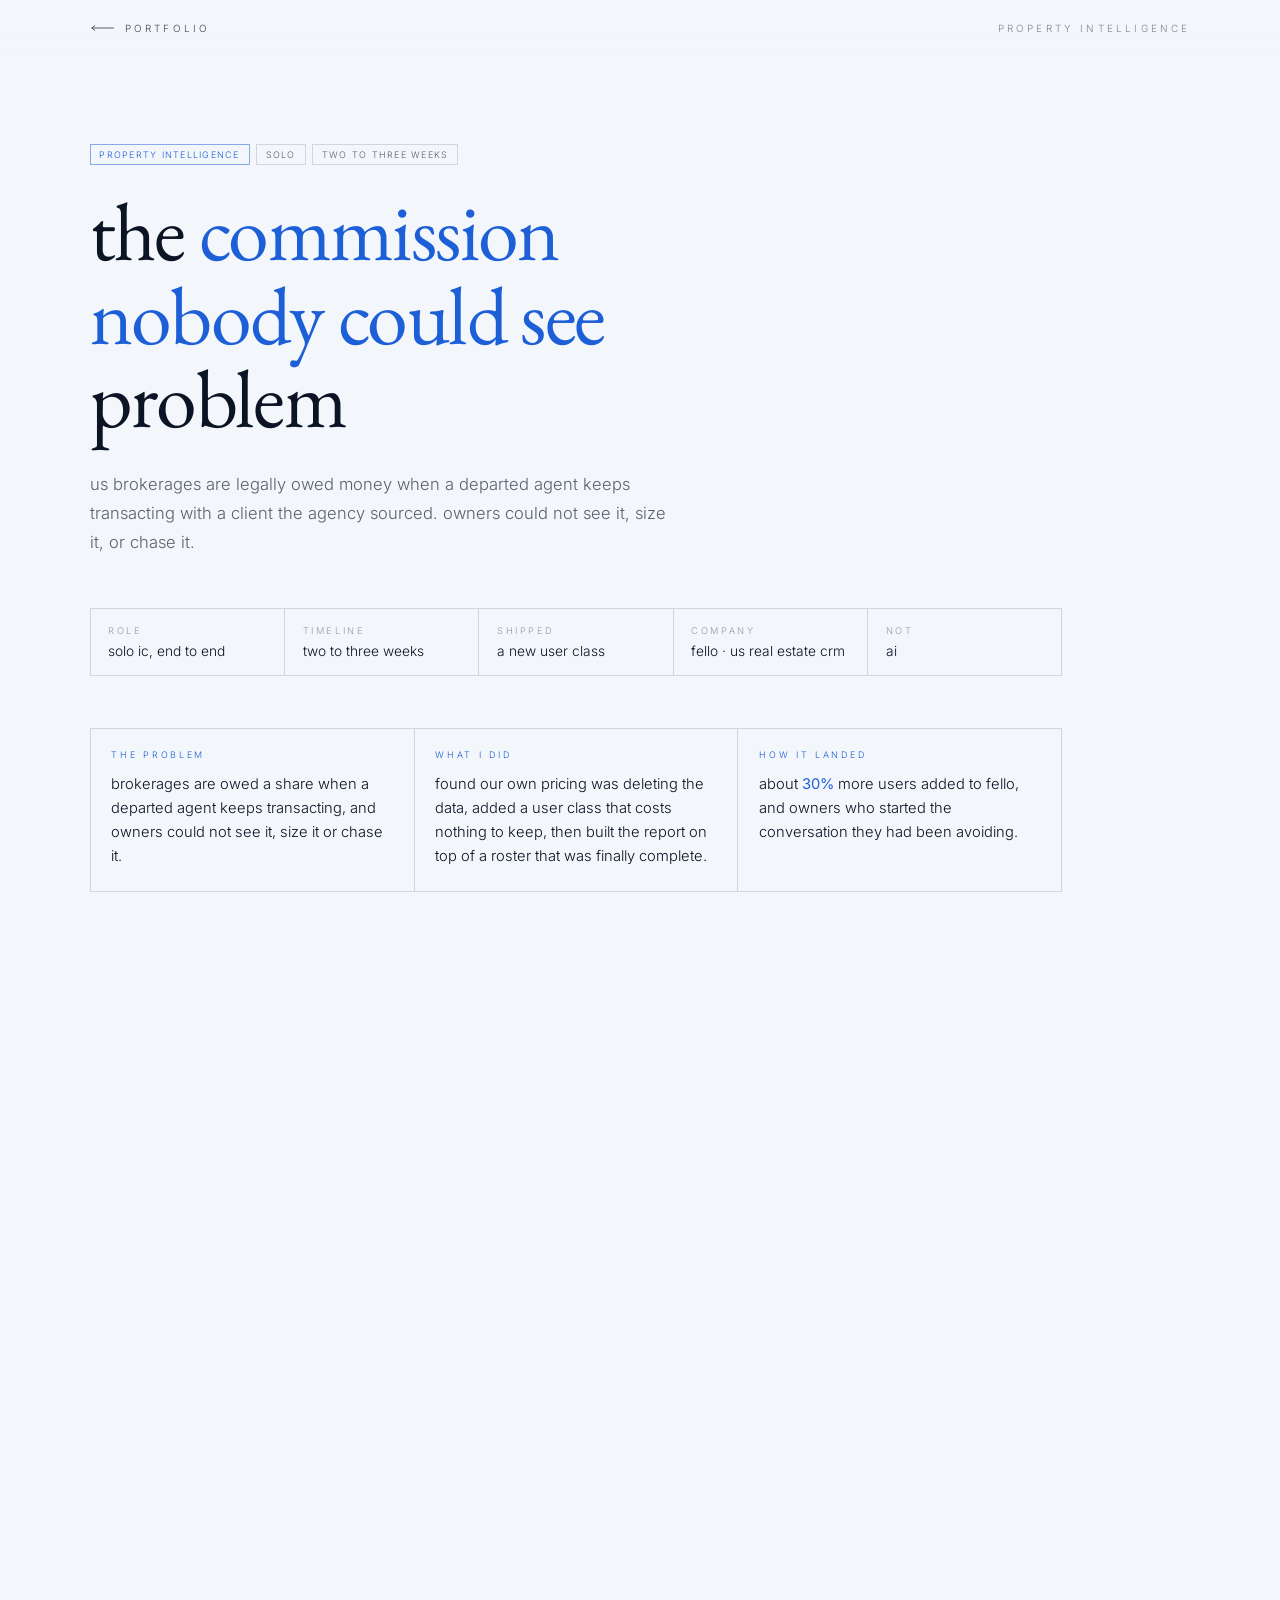
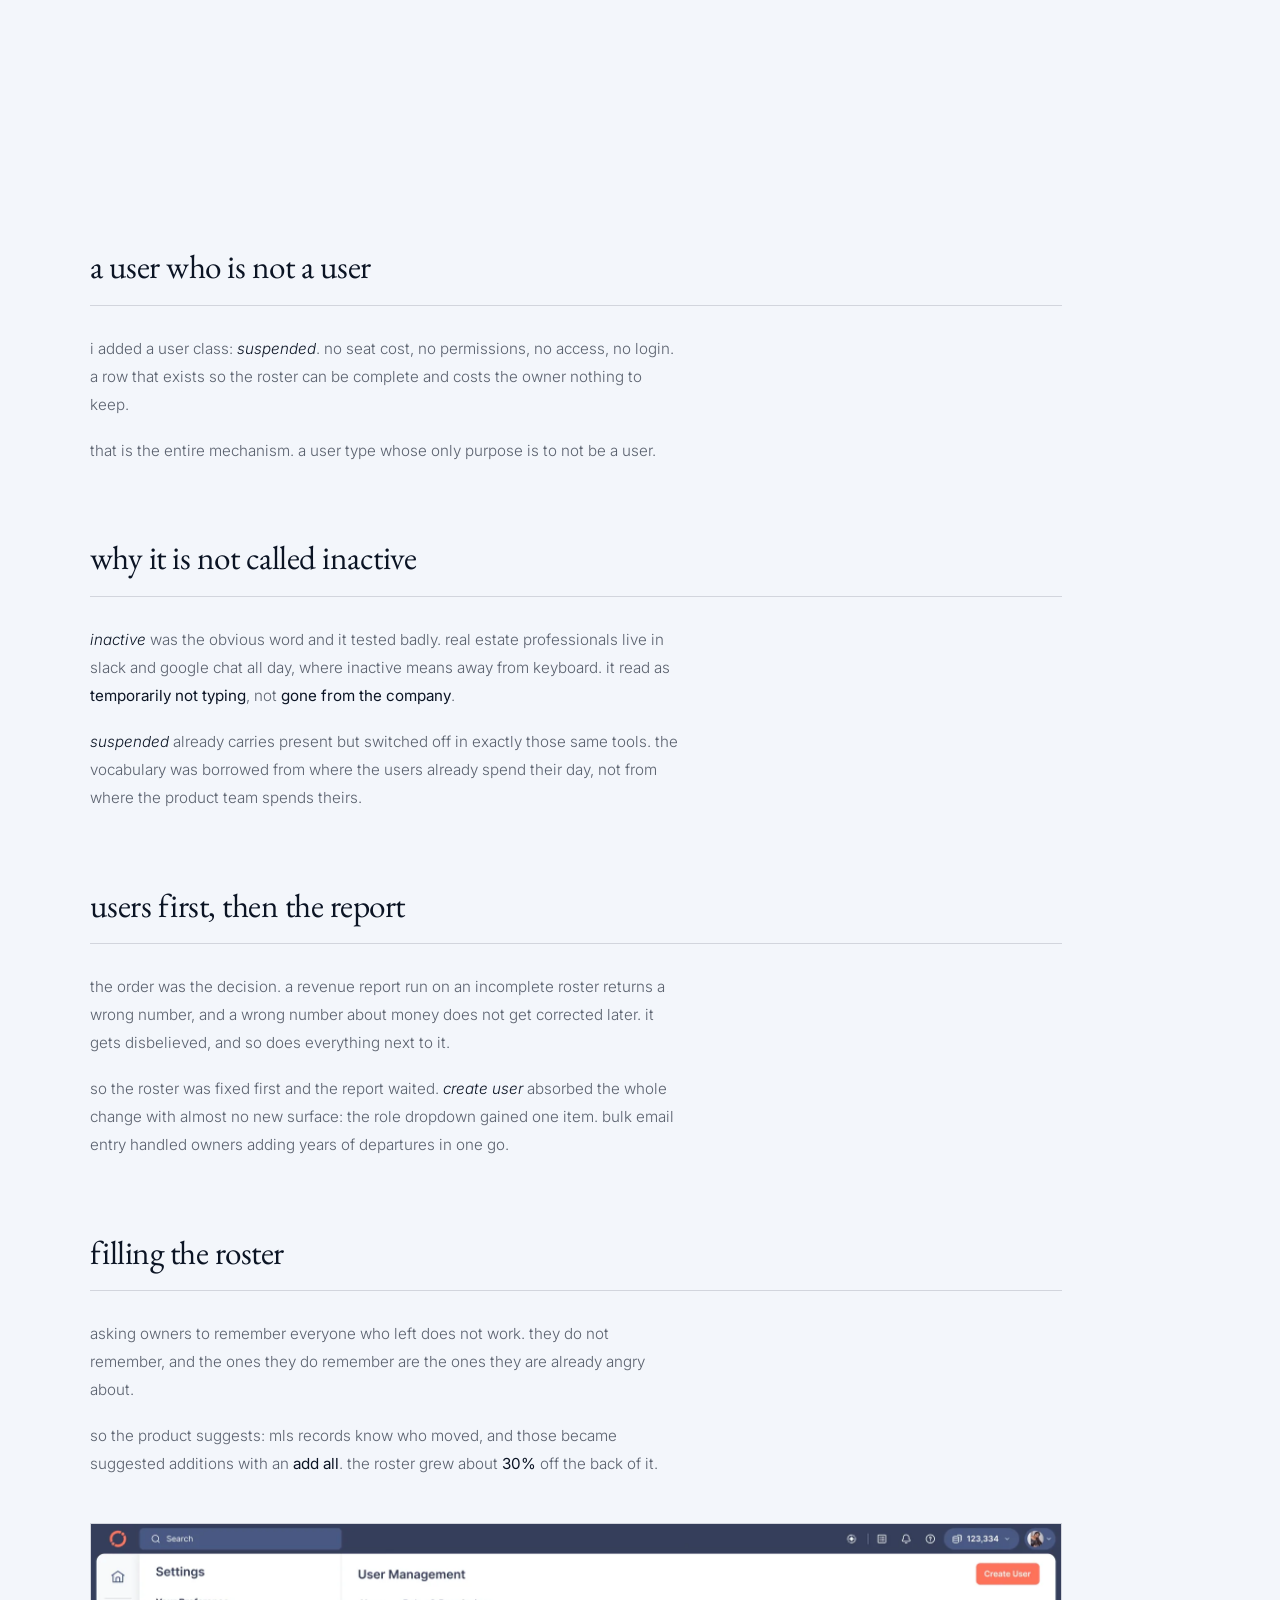
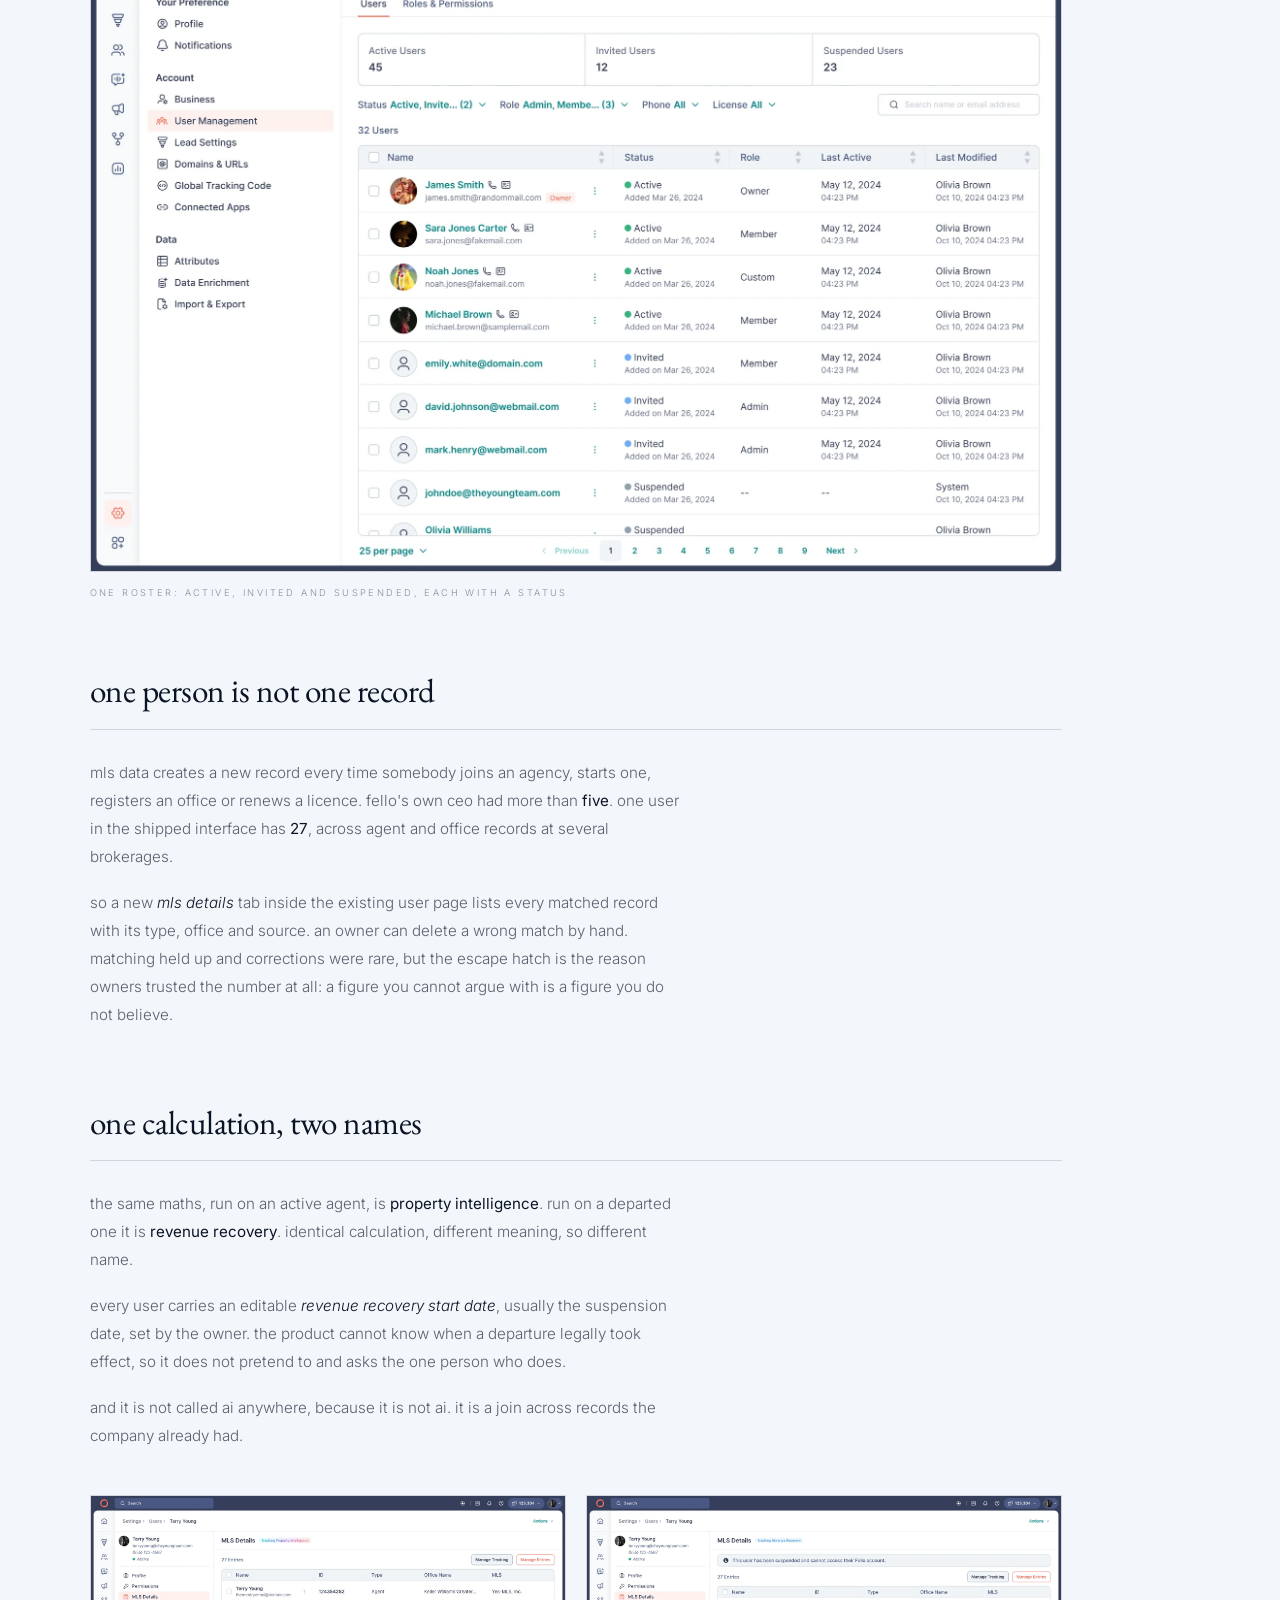
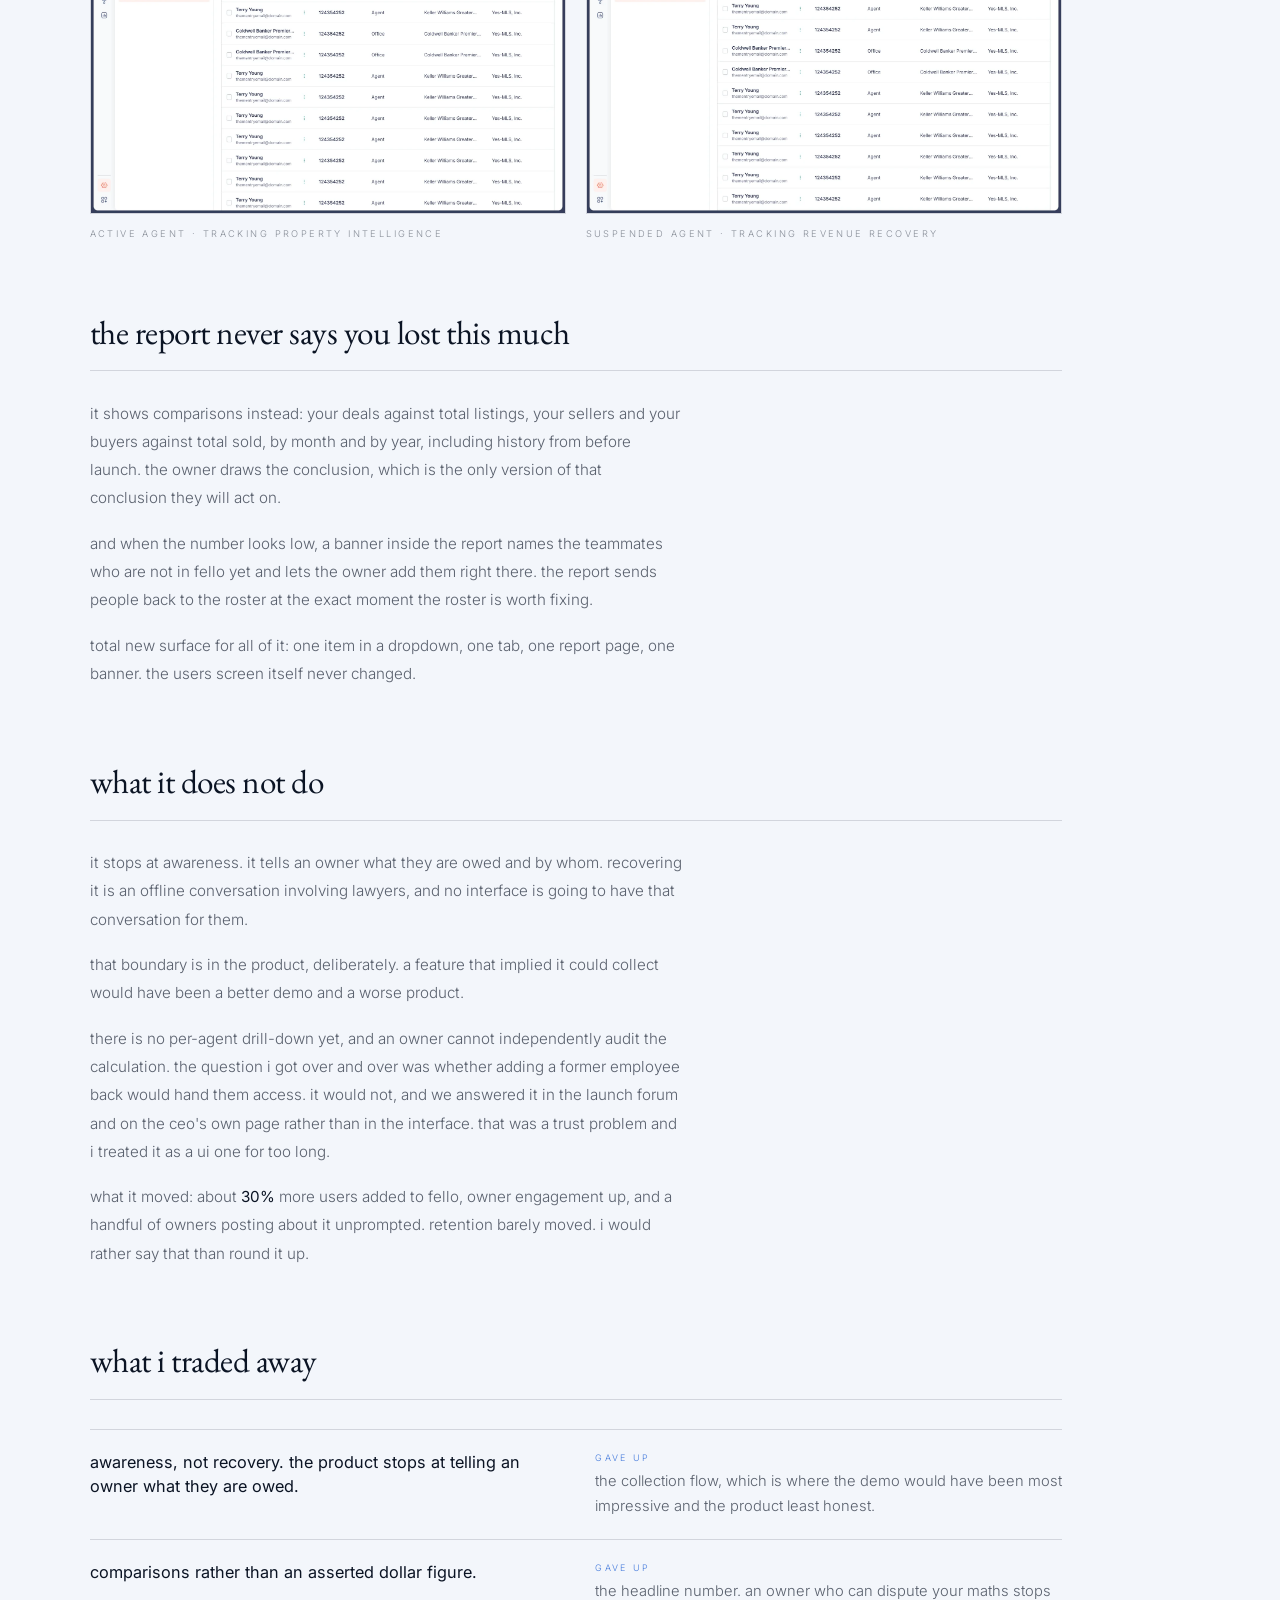
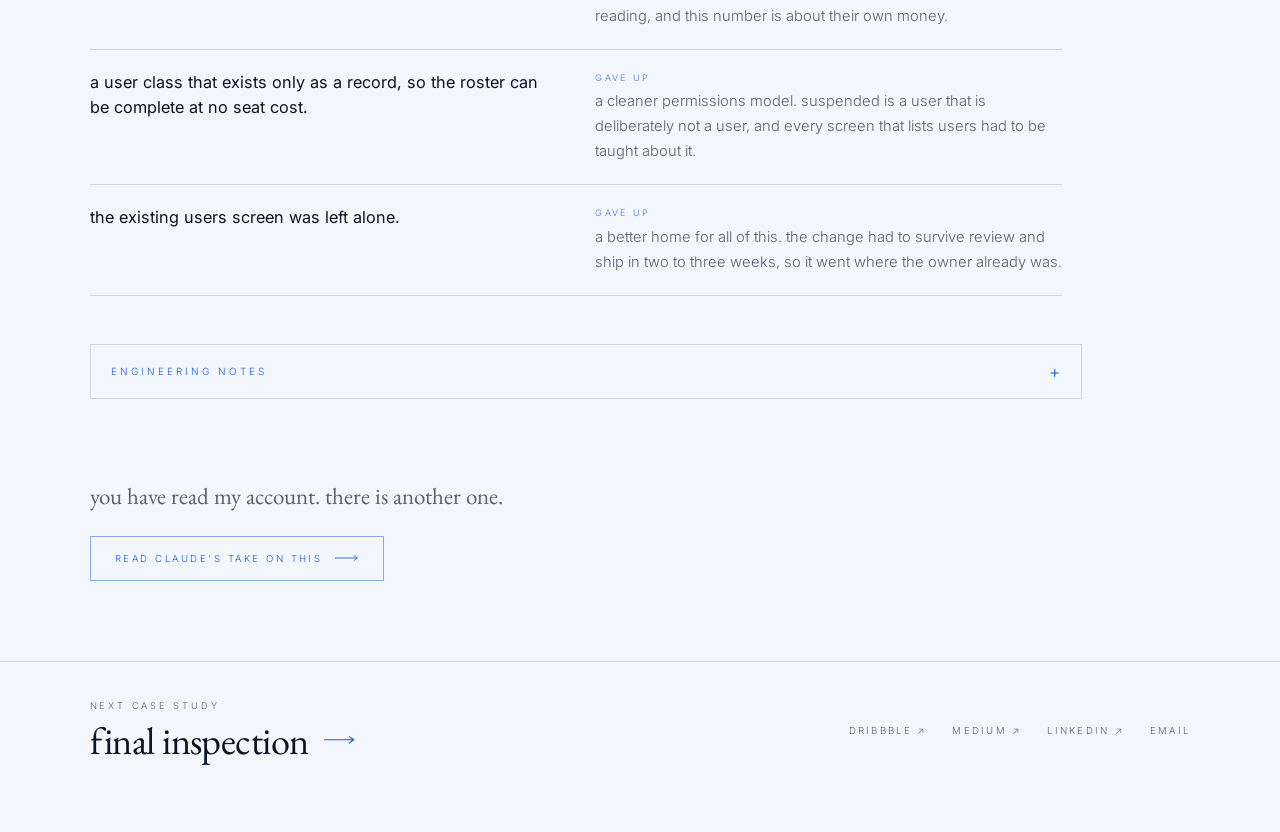
<file: portfolio/case/property-intelligence.html>
<!DOCTYPE html>
<html lang="en">
<head>
<meta charset="utf-8">
<meta name="viewport" content="width=device-width, initial-scale=1">
<script src="../assets/js/analytics.js"></script>
<title>property intelligence · ritik raj</title>
<meta name="description" content="how ritik raj made invisible commission visible for us brokerages.">
<!-- icon and link preview. temporary artwork: replace the files in
     assets/meta/ (same names) and nothing else needs to change. og:url and
     og:image must be absolute, so change SITE below if the domain changes. -->
<link rel="icon" href="../assets/meta/favicon.svg" type="image/svg+xml">
<link rel="apple-touch-icon" href="../assets/meta/favicon-180.png">
<meta name="theme-color" content="#060b14">
<meta property="og:type" content="website">
<meta property="og:site_name" content="ritik raj">
<meta property="og:title" content="property intelligence · ritik raj">
<meta property="og:description" content="how ritik raj made invisible commission visible for us brokerages.">
<meta property="og:url" content="https://ritikraj-website.web.app/case/property-intelligence.html">
<meta property="og:image" content="https://ritikraj-website.web.app/assets/meta/og-image.png">
<meta property="og:image:width" content="1200">
<meta property="og:image:height" content="630">
<meta property="og:image:alt" content="two portfolios. pick a side.">
<meta name="twitter:card" content="summary_large_image">
<meta name="twitter:title" content="property intelligence · ritik raj">
<meta name="twitter:description" content="how ritik raj made invisible commission visible for us brokerages.">
<meta name="twitter:image" content="https://ritikraj-website.web.app/assets/meta/og-image.png">
<link rel="preconnect" href="https://fonts.googleapis.com">
<link rel="preconnect" href="https://fonts.gstatic.com" crossorigin>
<script>
/* which voice is this page in? ?v=a is ritik's own, ?v=b is claude's read.
   decided here, before anything paints, so the right stylesheet wins and the
   right fonts are the only ones fetched. */
(function () {
  var v = (location.search.match(/[?&]v=(a|b)/) || [])[1] || 'a';
  var d = document.documentElement;
  d.className = 'v-' + v;
  if (v === 'a') {
    /* same palettes as the portfolio, remembered across pages. an unset mode
       follows the operating system, exactly as it does on the portfolio. */
    try {
      var m = localStorage.getItem('rr-mode');
      if (!m) m = matchMedia('(prefers-color-scheme: light)').matches ? 'light' : 'dark';
      d.setAttribute('data-theme', 'blue');
      d.setAttribute('data-mode',  m);
    } catch (e) {}
  }
  if (v === 'b') {
    /* side b's one preference, shared with the portfolio */
    try {
      var pb = localStorage.getItem('rr-pb-mode');
      if (!pb) pb = matchMedia('(prefers-color-scheme: dark)').matches ? 'dark' : 'light';
      d.setAttribute('data-pb', pb);
    } catch (e) {}
  }
  var font = document.createElement('link');
  font.rel = 'stylesheet';
  font.href = v === 'a'
    ? 'https://fonts.googleapis.com/css2?family=Caveat:wght@500;600&family=EB+Garamond:ital,wght@0,400;0,500;1,400&family=Inter:wght@300;400;500&display=swap'
    : 'https://fonts.googleapis.com/css2?family=Space+Grotesk:wght@300;400;500;700&family=IBM+Plex+Mono:wght@300;400;500&display=swap';
  document.head.appendChild(font);
})();
</script>

<!-- both voices load: each is scoped to html.v-a / html.v-b, and a parser
     inserted <link> blocks the first paint the way an injected one does not -->
<link rel="stylesheet" href="../assets/css/theme.css">
<link rel="stylesheet" href="../assets/css/case-a.css">
<link rel="stylesheet" href="../assets/css/case-b.css">

<style>
/* ══ FIRST-PAINT VEIL ══════════════════════════════════════════════════
   Inline on purpose. An external stylesheet, however early, can still lose
   a frame to the parser — and one frame of unstyled html is exactly the
   thing an expert eye catches. This is styled before anything is fetched,
   so the first thing ever painted is the veil. Everything else loads,
   swaps fonts and mounts behind it. app.js / case.js lift it when ready.
   ═════════════════════════════════════════════════════════════════════ */
#veil{
  position:fixed; inset:0; z-index:999;
  display:grid; place-items:center;
  background:var(--ink,#060b14);
  transform:translateY(0);
  will-change:transform;
}
html.v-b #veil, html.to-b #veil{background:var(--bone,#e9e7e0)}
#veil b{
  display:block; width:4.5rem; height:1px;
  background:var(--cream,#e6f1e8); opacity:0;
  transform:scaleX(.15); transform-origin:left;
  animation:veilWait 1.6s cubic-bezier(.16,1,.3,1) .22s infinite;
}
html.v-b #veil b, html.to-b #veil b{background:var(--ink,#121110)}
@keyframes veilWait{
  0%{opacity:0;transform:scaleX(.15)}
  30%{opacity:.45;transform:scaleX(1)}
  65%{opacity:.45;transform:scaleX(1)}
  100%{opacity:0;transform:scaleX(.15)}
}
#veil.is-up   {transform:translateY(-100%);transition:transform .74s cubic-bezier(.76,0,.24,1);animation:none}
#veil.is-down {transform:translateY(100%); transition:none;animation:none}
#veil.is-shut {transform:translateY(0);    transition:transform .62s cubic-bezier(.76,0,.24,1);animation:none}
/* backstop: if the script never runs, the veil still gets out of the way
   rather than leaving a reader staring at a blank screen forever */
#veil{animation:veilGiveUp .7s cubic-bezier(.76,0,.24,1) 6s forwards}
@keyframes veilGiveUp{to{transform:translateY(-100%);visibility:hidden}}
@media (prefers-reduced-motion:reduce){
  #veil b{animation:none}
  #veil.is-up,#veil.is-shut{transition-duration:1ms}
}
</style>
</head>
<body>

<div id="veil" aria-hidden="true"><b></b></div>

<!-- ══════════════════════════════════════════════════════════════════════
     VOICE A — ritik's own account. shown at ?v=a (and by default).
     ══════════════════════════════════════════════════════════════════ -->
<article class="csa">

  <div class="csa__rule"></div>
  <div class="csa__bar">
    <a class="csa__back" href="../index.html#a">
      <svg viewBox="0 0 28 8" aria-hidden="true"><path d="M28 4H2M6 1L2 4l4 3" fill="none" stroke="currentColor" stroke-width="1"/></svg>
      <span>portfolio</span>
    </a>
    <span class="csa__where">property intelligence</span>
  </div>

  <header class="csa__hero">
    <ul class="csa__tags" data-up><li class="is-name">property intelligence</li><li>solo</li><li>two to three weeks</li></ul>
    <h1 class="csa__title" data-up>the <em>commission nobody could see</em> problem</h1>
    <p class="csa__stand" data-up>us brokerages are legally owed money when a departed agent keeps transacting with a client the agency sourced. owners could not see it, size it, or chase it.</p>
    <dl class="csa__meta" data-up>
      <div><dt>role</dt><dd>solo ic, end to end</dd></div>
      <div><dt>timeline</dt><dd>two to three weeks</dd></div>
      <div><dt>shipped</dt><dd>a new user class</dd></div>
      <div><dt>company</dt><dd>fello · us real estate crm</dd></div>
      <div><dt>not</dt><dd>ai</dd></div>
    </dl>
  </header>

  <section class="csa__glance" data-up>
    <div><small>the problem</small><p>brokerages are owed a share when a departed agent keeps transacting, and owners could not see it, size it or chase it.</p></div>
    <div><small>what i did</small><p>found our own pricing was deleting the data, added a user class that costs nothing to keep, then built the report on top of a roster that was finally complete.</p></div>
    <div><small>how it landed</small><p>about <b>30%</b> more users added to fello, and owners who started the conversation they had been avoiding.</p></div>
  </section>

  <section class="csa__block">
    <h2 class="csa__h" data-up>the problem</h2>
    <p class="csa__p" data-up>when an agent leaves a brokerage and transacts with a client the brokerage sourced, the brokerage is owed a share. that is not a grey area, it is contract.</p>
    <p class="csa__p" data-up>nobody asked for this. it came up unprompted in <b>20 to 30</b> conversations with account owners, always as a complaint about money they had given up on, never as a feature request.</p>
    <p class="csa__p" data-up>owners knew it in the abstract and could do nothing with it. they could not see which departed agents were still transacting, could not put a number on any of it, and therefore never opened the conversation.</p>
  </section>
  <section class="csa__block">
    <h2 class="csa__h" data-up>the real blocker was our pricing</h2>
    <p class="csa__p" data-up>the obvious build is a dashboard. the dashboard would have been empty, and it took about a day to work out why.</p>
    <p class="csa__p" data-up>fello charged per seat. a brokerage owner removes a departed agent the moment they leave, because keeping them costs money. so <b>the people the feature is about are guaranteed to not be in the account</b>. our own pricing model was deleting the dataset the feature needed.</p>
    <p class="csa__pull" data-up>the blocker was not the dashboard. it was the price list.</p>
  </section>
  <section class="csa__block">
    <h2 class="csa__h" data-up>a user who is not a user</h2>
    <p class="csa__p" data-up>i added a user class: <i>suspended</i>. no seat cost, no permissions, no access, no login. a row that exists so the roster can be complete and costs the owner nothing to keep.</p>
    <p class="csa__p" data-up>that is the entire mechanism. a user type whose only purpose is to not be a user.</p>
  </section>
  <section class="csa__block">
    <h2 class="csa__h" data-up>why it is not called inactive</h2>
    <p class="csa__p" data-up><i>inactive</i> was the obvious word and it tested badly. real estate professionals live in slack and google chat all day, where inactive means away from keyboard. it read as <b>temporarily not typing</b>, not <b>gone from the company</b>.</p>
    <p class="csa__p" data-up><i>suspended</i> already carries present but switched off in exactly those same tools. the vocabulary was borrowed from where the users already spend their day, not from where the product team spends theirs.</p>
  </section>
  <section class="csa__block">
    <h2 class="csa__h" data-up>users first, then the report</h2>
    <p class="csa__p" data-up>the order was the decision. a revenue report run on an incomplete roster returns a wrong number, and a wrong number about money does not get corrected later. it gets disbelieved, and so does everything next to it.</p>
    <p class="csa__p" data-up>so the roster was fixed first and the report waited. <i>create user</i> absorbed the whole change with almost no new surface: the role dropdown gained one item. bulk email entry handled owners adding years of departures in one go.</p>
  </section>
  <section class="csa__block">
    <h2 class="csa__h" data-up>filling the roster</h2>
    <p class="csa__p" data-up>asking owners to remember everyone who left does not work. they do not remember, and the ones they do remember are the ones they are already angry about.</p>
    <p class="csa__p" data-up>so the product suggests: mls records know who moved, and those became suggested additions with an <b>add all</b>. the roster grew about <b>30%</b> off the back of it.</p>
    <figure class="csa__plate csa__plate--free" data-up><img src="../assets/img/fello-user-default.webp" alt="fello user management: counts of active, invited and suspended users above a roster with a status on every row" loading="lazy" decoding="async"><figcaption>one roster: active, invited and suspended, each with a status</figcaption></figure>
  </section>
  <section class="csa__block">
    <h2 class="csa__h" data-up>one person is not one record</h2>
    <p class="csa__p" data-up>mls data creates a new record every time somebody joins an agency, starts one, registers an office or renews a licence. fello's own ceo had more than <b>five</b>. one user in the shipped interface has <b>27</b>, across agent and office records at several brokerages.</p>
    <p class="csa__p" data-up>so a new <i>mls details</i> tab inside the existing user page lists every matched record with its type, office and source. an owner can delete a wrong match by hand. matching held up and corrections were rare, but the escape hatch is the reason owners trusted the number at all: a figure you cannot argue with is a figure you do not believe.</p>
  </section>
  <section class="csa__block">
    <h2 class="csa__h" data-up>one calculation, two names</h2>
    <p class="csa__p" data-up>the same maths, run on an active agent, is <b>property intelligence</b>. run on a departed one it is <b>revenue recovery</b>. identical calculation, different meaning, so different name.</p>
    <p class="csa__p" data-up>every user carries an editable <i>revenue recovery start date</i>, usually the suspension date, set by the owner. the product cannot know when a departure legally took effect, so it does not pretend to and asks the one person who does.</p>
    <p class="csa__p" data-up>and it is not called ai anywhere, because it is not ai. it is a join across records the company already had.</p>
    <div class="csa__plates csa__plates--pair" data-up>
      <figure class="csa__plate csa__plate--free"><img src="../assets/img/user-mls-details.webp" alt="mls details for an active agent, tagged tracking property intelligence, with 27 entries" loading="lazy" decoding="async"><figcaption>active agent · tracking property intelligence</figcaption></figure>
      <figure class="csa__plate csa__plate--free"><img src="../assets/img/user-mls-details-revenue-recovery.webp" alt="the same mls details for a suspended agent, tagged tracking revenue recovery, with a notice that the user cannot access their account" loading="lazy" decoding="async"><figcaption>suspended agent · tracking revenue recovery</figcaption></figure>
    </div>
  </section>
  <section class="csa__block">
    <h2 class="csa__h" data-up>the report never says you lost this much</h2>
    <p class="csa__p" data-up>it shows comparisons instead: your deals against total listings, your sellers and your buyers against total sold, by month and by year, including history from before launch. the owner draws the conclusion, which is the only version of that conclusion they will act on.</p>
    <p class="csa__p" data-up>and when the number looks low, a banner inside the report names the teammates who are not in fello yet and lets the owner add them right there. the report sends people back to the roster at the exact moment the roster is worth fixing.</p>
    <p class="csa__p" data-up>total new surface for all of it: one item in a dropdown, one tab, one report page, one banner. the users screen itself never changed.</p>
  </section>
  <section class="csa__block">
    <h2 class="csa__h" data-up>what it does not do</h2>
    <p class="csa__p" data-up>it stops at awareness. it tells an owner what they are owed and by whom. recovering it is an offline conversation involving lawyers, and no interface is going to have that conversation for them.</p>
    <p class="csa__p" data-up>that boundary is in the product, deliberately. a feature that implied it could collect would have been a better demo and a worse product.</p>
    <p class="csa__p" data-up>there is no per-agent drill-down yet, and an owner cannot independently audit the calculation. the question i got over and over was whether adding a former employee back would hand them access. it would not, and we answered it in the launch forum and on the ceo's own page rather than in the interface. that was a trust problem and i treated it as a ui one for too long.</p>
    <p class="csa__p" data-up>what it moved: about <b>30%</b> more users added to fello, owner engagement up, and a handful of owners posting about it unprompted. retention barely moved. i would rather say that than round it up.</p>
  </section>

  <section class="csa__block">
    <h2 class="csa__h" data-up>what i traded away</h2>
    <ul class="csa__trade" data-up>
      <li><b>awareness, not recovery. the product stops at telling an owner what they are owed.</b><span>the collection flow, which is where the demo would have been most impressive and the product least honest.</span></li>
      <li><b>comparisons rather than an asserted dollar figure.</b><span>the headline number. an owner who can dispute your maths stops reading, and this number is about their own money.</span></li>
      <li><b>a user class that exists only as a record, so the roster can be complete at no seat cost.</b><span>a cleaner permissions model. suspended is a user that is deliberately not a user, and every screen that lists users had to be taught about it.</span></li>
      <li><b>the existing users screen was left alone.</b><span>a better home for all of this. the change had to survive review and ship in two to three weeks, so it went where the owner already was.</span></li>
    </ul>
  </section>

  <details class="csa__eng" data-up>
    <summary>engineering notes</summary>
    <div class="csa__eng__in">
      <dl>
        <div><dt>suspended</dt><dd>a user status that exists only as a record anchor. no seat, no permissions, no login, so a complete roster costs the owner nothing to keep.</dd></div>
        <div><dt>identity</dt><dd>one person maps to many mls records: agent records, office records, one per agency or licence event. records are matched to a user, every match is visible in the <i>mls details</i> tab, and a wrong one can be deleted by hand.</dd></div>
        <div><dt>the calculation</dt><dd>one calculation, labelled by user status: <i>property intelligence</i> for an active agent, <i>revenue recovery</i> for a suspended one. a join across records fello already held, not a model.</dd></div>
        <div><dt>start date</dt><dd>per user, editable, owner-set, defaulting to the suspension date, because the legal date of departure is not something the product can know.</dd></div>
      </dl>
    </div>
  </details>

  <section class="csa__take">
    <p class="csa__take-note" data-up>you have read my account. there is another one.</p>
    <a class="csa__flip csa__flip--take" href="?v=b" data-up><span>read claude's take on this</span><svg viewBox="0 0 28 8" aria-hidden="true"><path d="M0 4h26M22 1l4 3-4 3" fill="none" stroke="currentColor" stroke-width="1"/></svg></a>
  </section>

  <footer class="jr-foot">
    <a class="jr-next" href="final-inspection.html?v=a"><small>next case study</small><span class="jr-next__name">final inspection <svg viewBox="0 0 28 8" aria-hidden="true"><path d="M0 4h26M22 1l4 3-4 3" fill="none" stroke="currentColor" stroke-width="1"/></svg></span></a>
    <nav class="jr-foot__links" aria-label="elsewhere">
      <a href="https://dribbble.com/ritik-raj" target="_blank" rel="noopener">dribbble ↗</a>
      <a href="https://medium.com/@ritikraj559" target="_blank" rel="noopener">medium ↗</a>
      <a href="https://www.linkedin.com/in/ritik-raj/" target="_blank" rel="noopener">linkedin ↗</a>
      <a href="mailto:ritikraj559@gmail.com">email</a>
    </nav>
  </footer>

</article>


<!-- ══════════════════════════════════════════════════════════════════════
     VOICE B — claude's read of the same work. shown at ?v=b.
     ══════════════════════════════════════════════════════════════════ -->
<article class="csb">

  <div class="csb__rule"></div>
  <div class="csb__bar">
    <a class="csb__back" href="../index.html#b"><span>←</span><span>the read</span></a>
    <p class="csb__stamp">the read<i>/</i>property intelligence<i>/</i>by claude</p>
    <a class="csb__flip" href="?v=a">ritik's version ↗</a>
  </div>

  <div class="csb__stack">

    <section class="csb-sheet" data-tab="the case">
      <div class="csb-sheet__body">
        <p class="csb-kicker" data-up>observation 04</p>
        <h1 class="csb-h csb-h--hero" data-up>the smallest thing in the file, and the sharpest.</h1>
        <p class="csb-p" data-up>two to three weeks, solo. he diagnosed a pricing problem, shipped a user class that is not a user, and refused to call any of it ai.</p>
        <p data-up style="margin-top:1.6rem"><span class="csb-verdict">smallest · sharpest</span></p>
      </div>
    </section>

    <section class="csb-sheet" data-tab="the brief">
      <div class="csb-sheet__body">
        <h2 class="csb-h" data-up>owners cannot see the commission they are legally owed.</h2>
        <p class="csb-p" data-up>a reporting gap. the natural response is a dashboard, and the dashboard would have been empty.</p>
      </div>
    </section>
    <section class="csb-sheet" data-tab="what he actually did">
      <div class="csb-sheet__body">
        <h2 class="csb-h" data-up>he changed who counts as a user.</h2>
        <p class="csb-p" data-up>a class called <b>suspended</b>: no seat cost, no permissions, no access. plus mls-sourced suggestions with an add all, because the product knows who left even when the owner does not remember. roster growth around 30%.</p>
      </div>
    </section>
    <section class="csb-sheet" data-tab="the diagnosis">
      <div class="csb-sheet__body">
        <h2 class="csb-h" data-up>the blocker was his own company’s pricing.</h2>
        <p class="csb-p" data-up>per-seat pricing guaranteed that departed agents were removed, which guaranteed the roster was incomplete, which guaranteed any dashboard built on it would show nothing.</p>
        <p class="csb-p" data-up>a designer noticing that the commercial model is the thing breaking the feature, and then shipping a workaround inside the product rather than filing a ticket against pricing, is the most product-shaped move in his entire portfolio.</p>
      </div>
    </section>
    <section class="csb-sheet" data-tab="impact">
      <div class="csb-sheet__body">
        <h2 class="csb-h" data-up>how impactful it actually was</h2>
        <ul class="csb-scale" data-up>
          <li class="is-high"><em style="font-style:normal">for users</em><span data-w="88"></span></li>
          <li><em style="font-style:normal">for the business</em><span data-w="74"></span></li>
          <li><em style="font-style:normal">for the org</em><span data-w="58"></span></li>
          <li class="is-high"><em style="font-style:normal">as a craft signal</em><span data-w="96"></span></li>
        </ul>
        <p class="csb-note" data-up>my read, not his numbers. business impact is capped on purpose: the product stops at awareness and the money is recovered offline. the craft signal is the highest score anywhere on this site, because the ratio of insight to effort here is not normal.</p>
      </div>
    </section>
    <section class="csb-sheet" data-tab="what it tells me">
      <div class="csb-sheet__body">
        <h2 class="csb-h" data-up>two small decisions worth more than the feature.</h2>
        <p class="csb-p" data-up>he tested <b>inactive</b>, found it read as away-from-keyboard to people who live in slack all day, and shipped <b>suspended</b> instead. he borrowed vocabulary from where the users actually are rather than from where the product team is.</p>
        <p class="csb-p" data-up>and the same calculation is named <b>property intelligence</b> for an active agent and <b>revenue recovery</b> for a departed one. identical maths, different meaning, so a different word. that is a writer’s instinct sitting inside a product decision.</p>
        <p class="csb-note" data-up>he also refused to call it ai, in 2026, when calling it ai was free. i would take that single decision as a reference.</p>
      </div>
    </section>
    <section class="csb-sheet" data-tab="what i cannot verify">
      <div class="csb-sheet__body">
        <h2 class="csb-h" data-up>the honest caveats.</h2>
        <p class="csb-p" data-up>~30% roster growth is the users added to fello after launch. whether any brokerage actually recovered money is outside the product and outside his reach, which he says himself.</p>
        <p class="csb-note" data-up>a feature that stops exactly where its evidence stops is rarer than a feature that works.</p>
      </div>
    </section>

  </div>

  <footer class="csb__foot">
    <div><small>next observation</small><br><a href="final-inspection.html?v=b">final inspection ↗</a></div>
    <small>assessment generated from a 4,000-word brief · not approved by the subject</small>
  </footer>

</article>

<script src="../assets/js/case.js"></script>
</body>
</html>
</file>
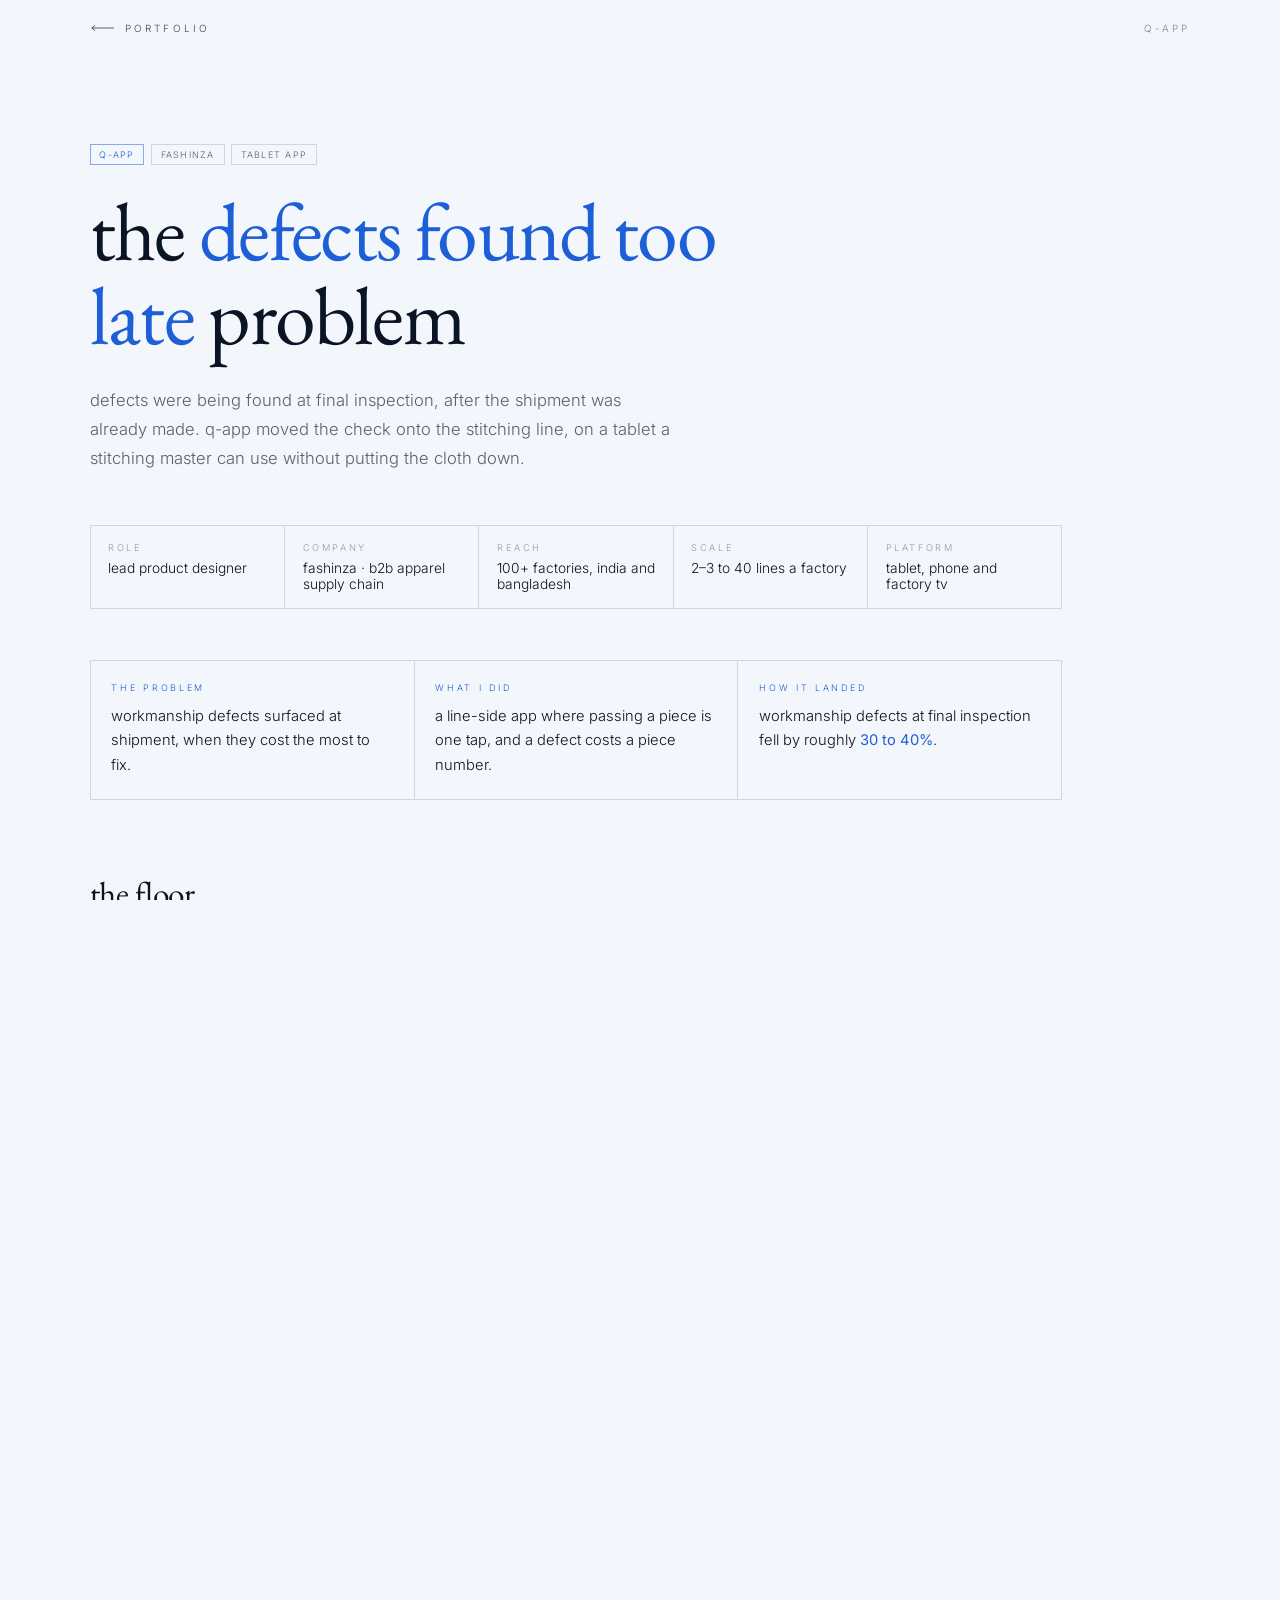
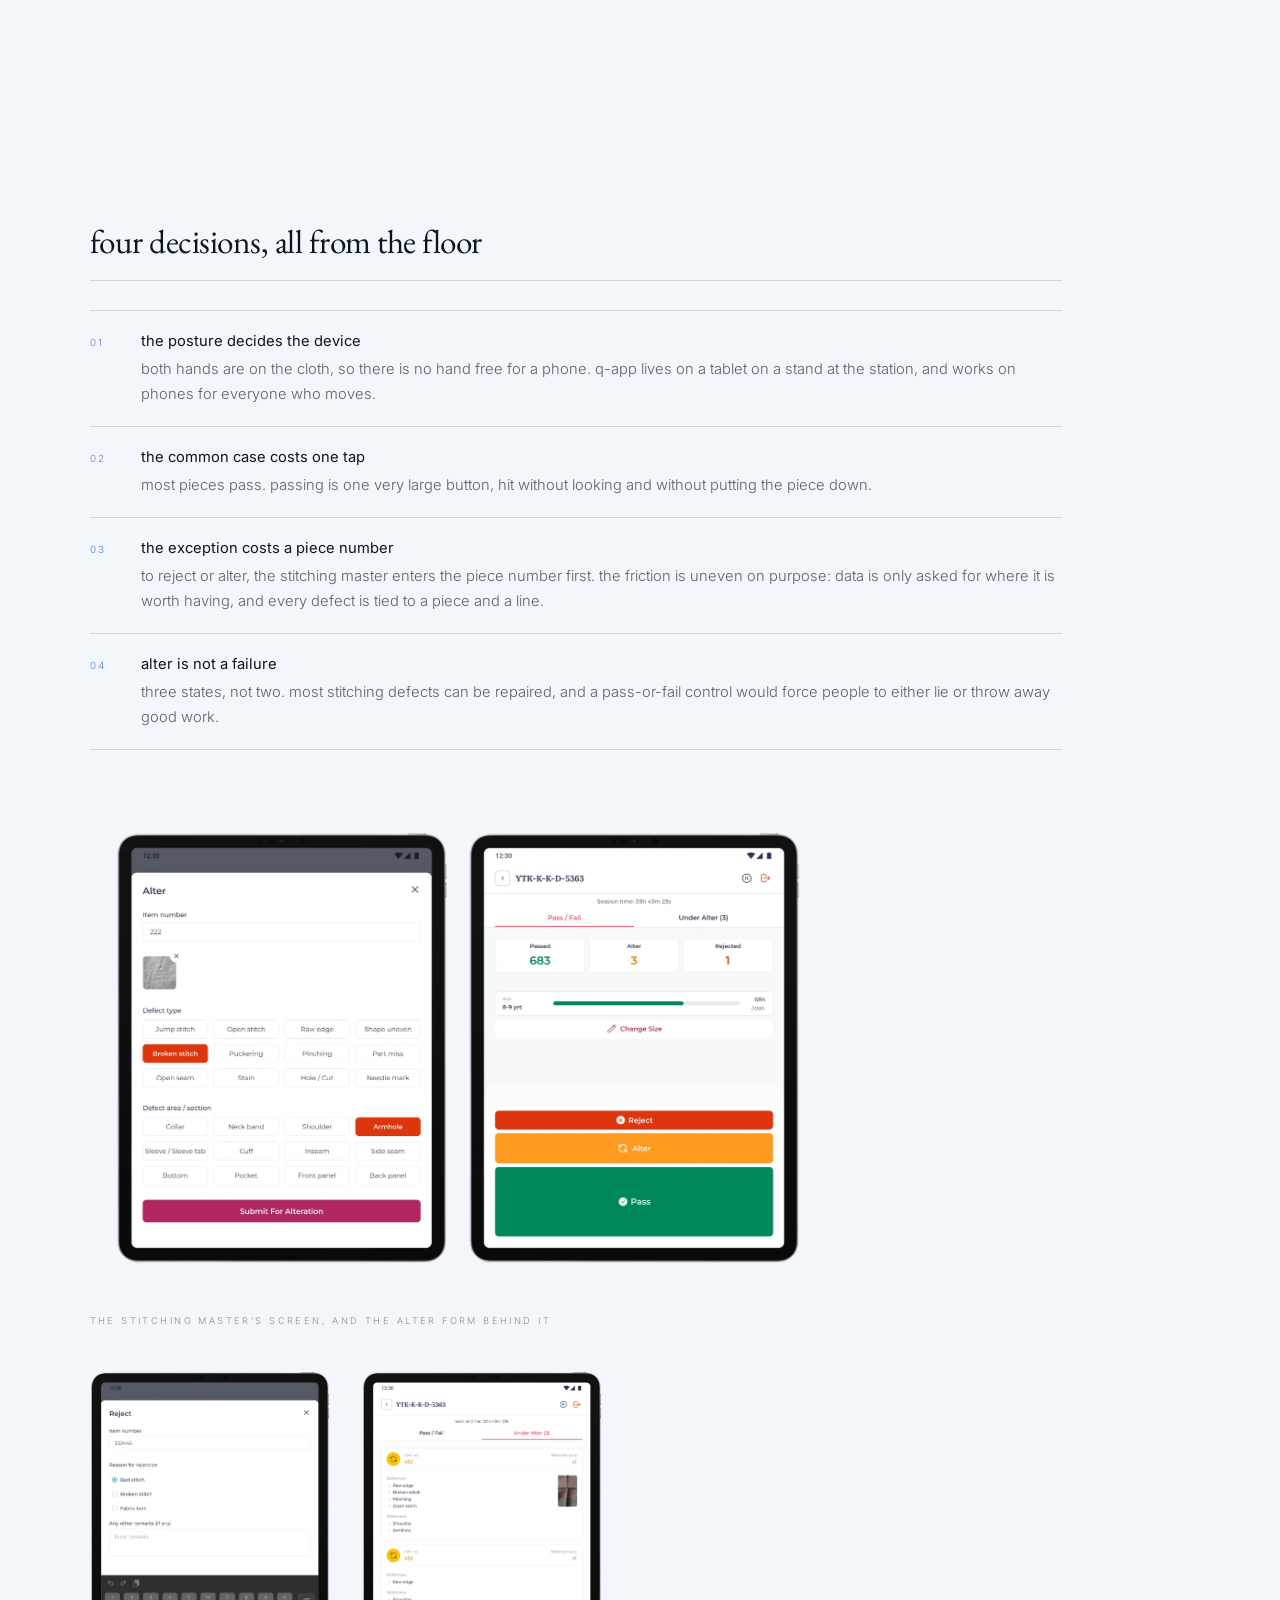
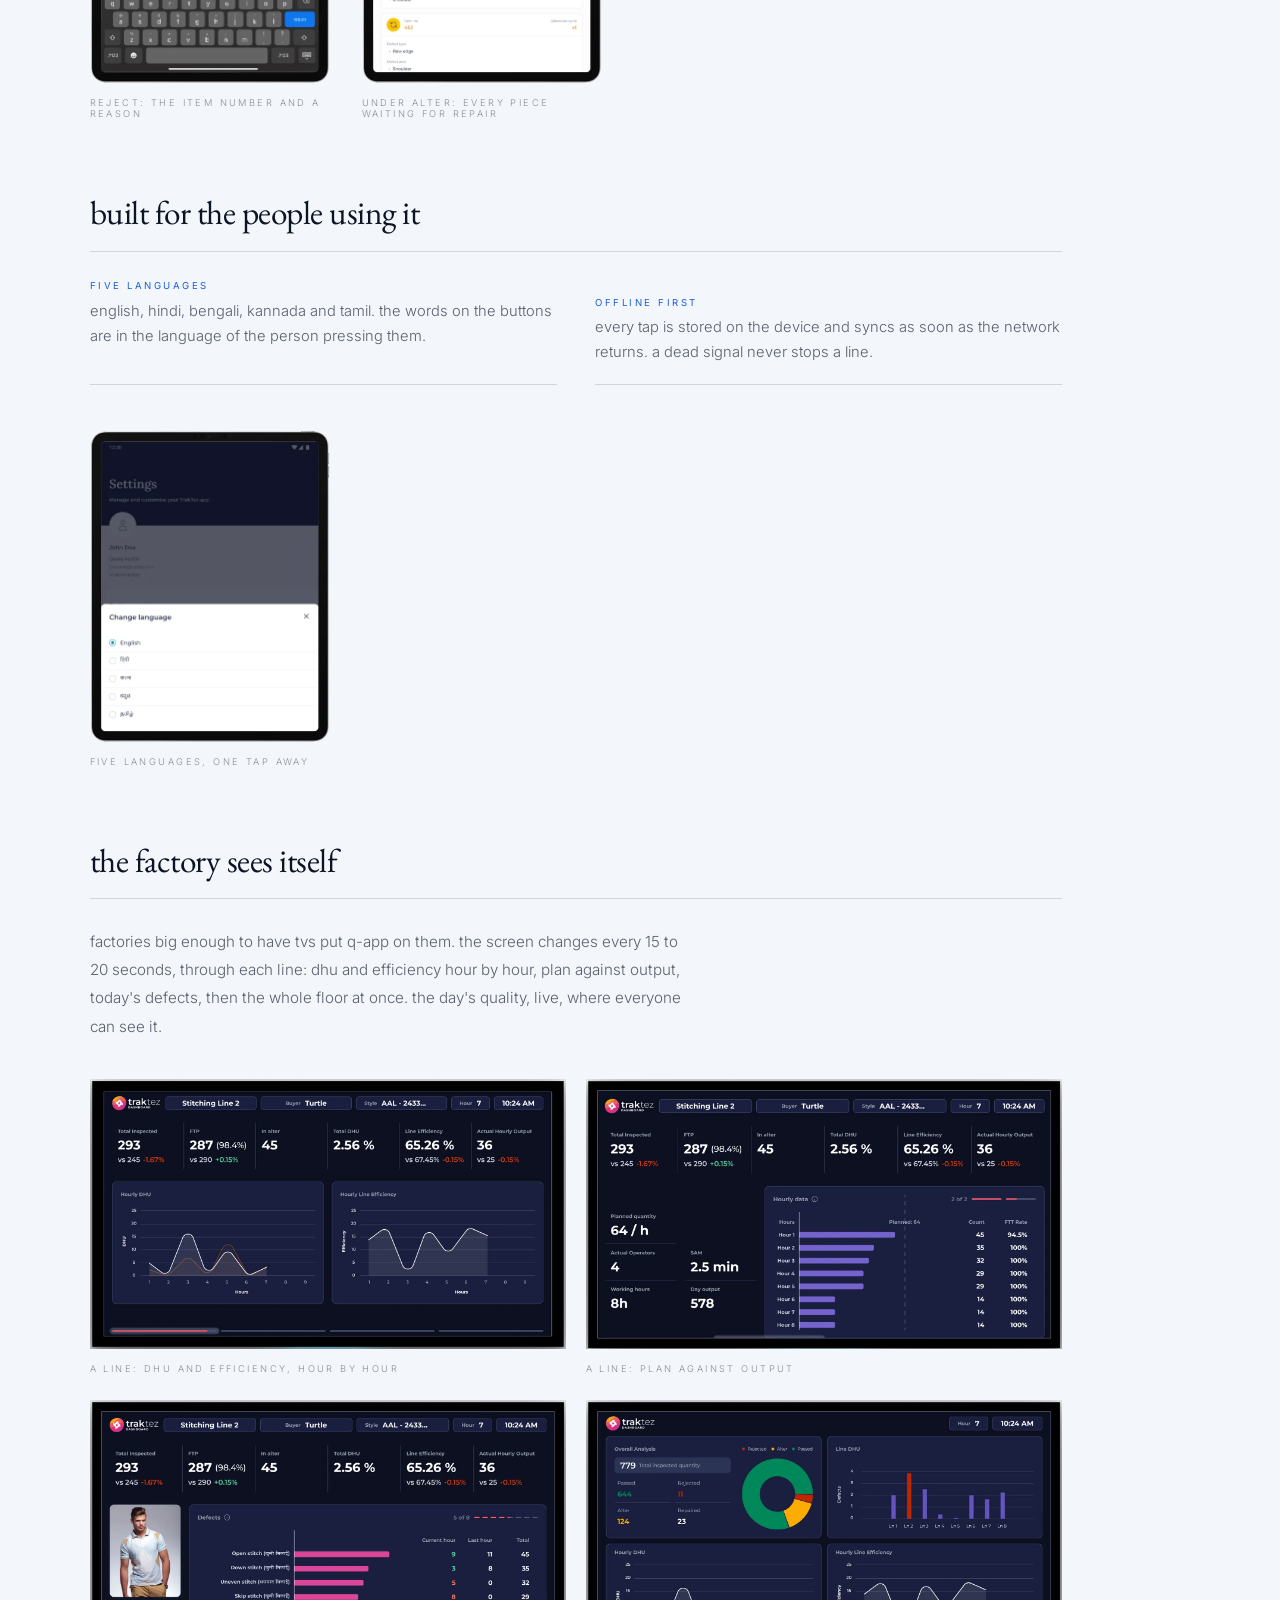
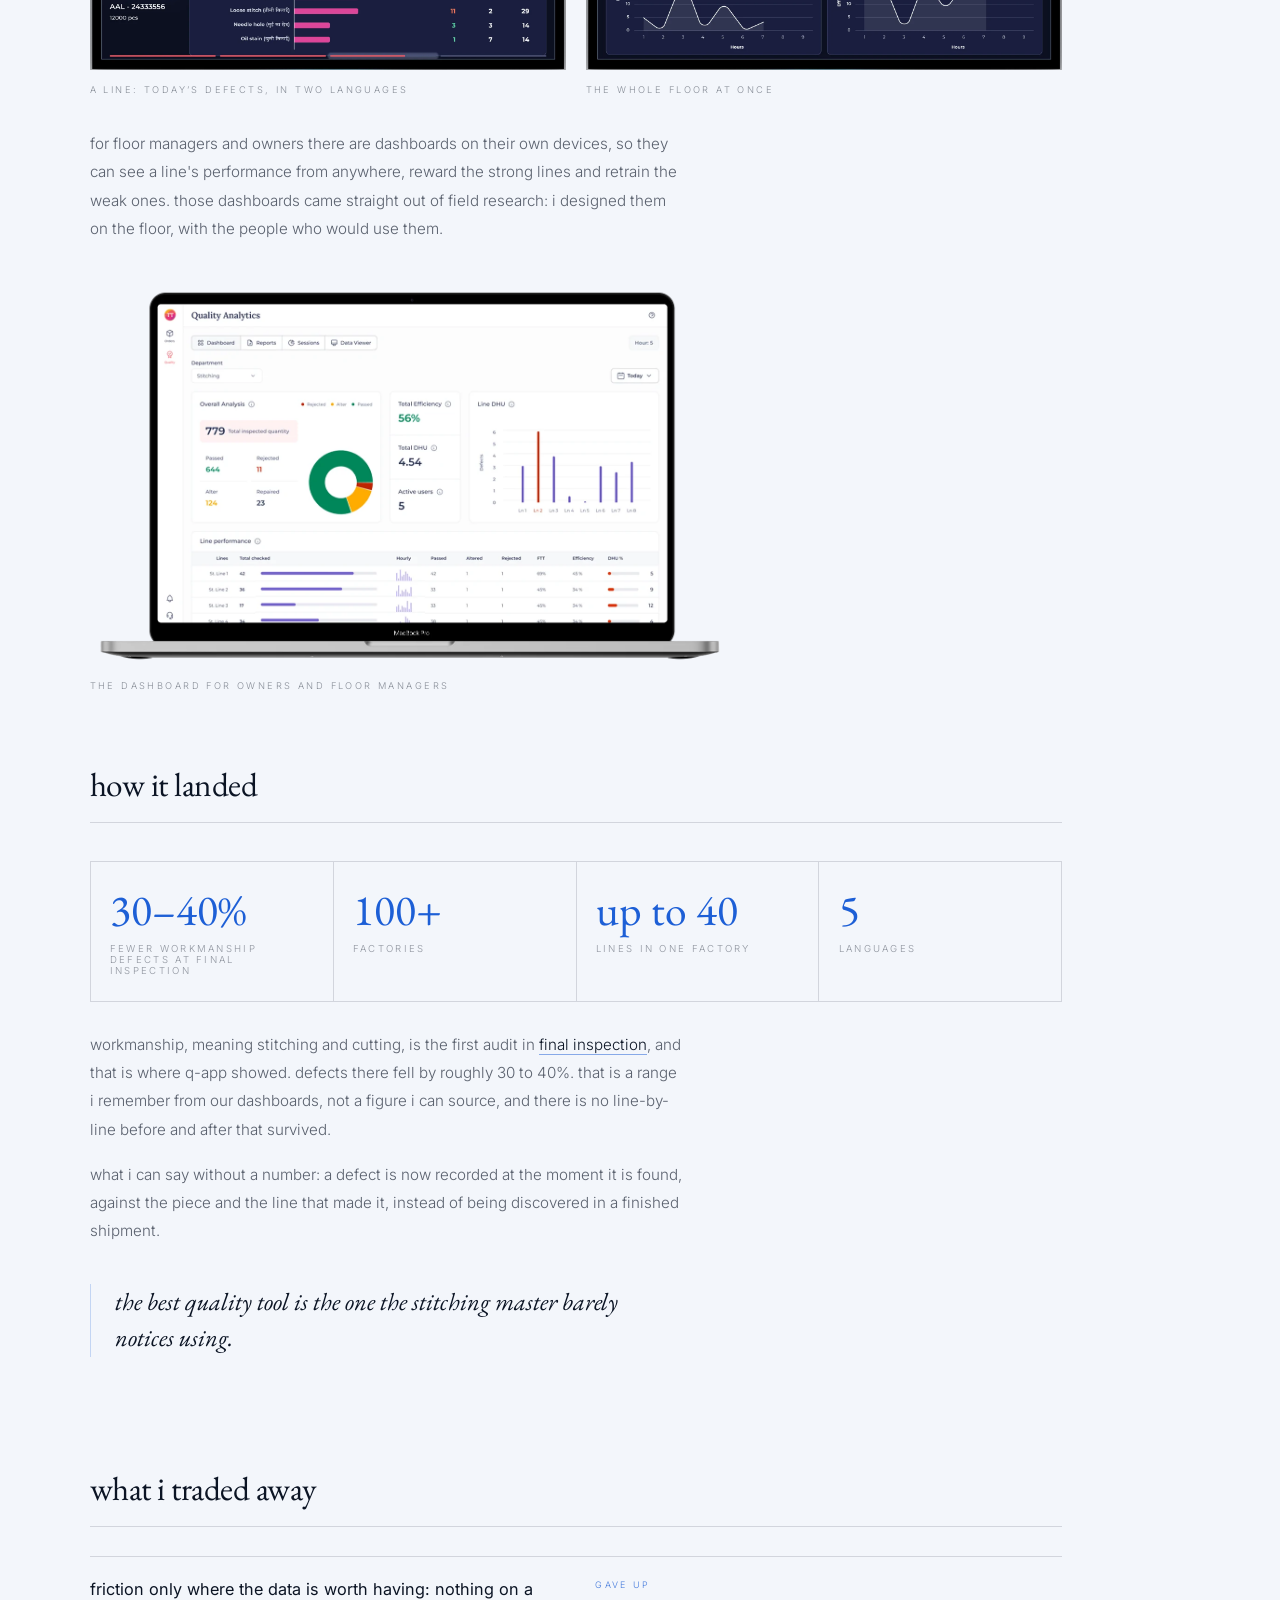
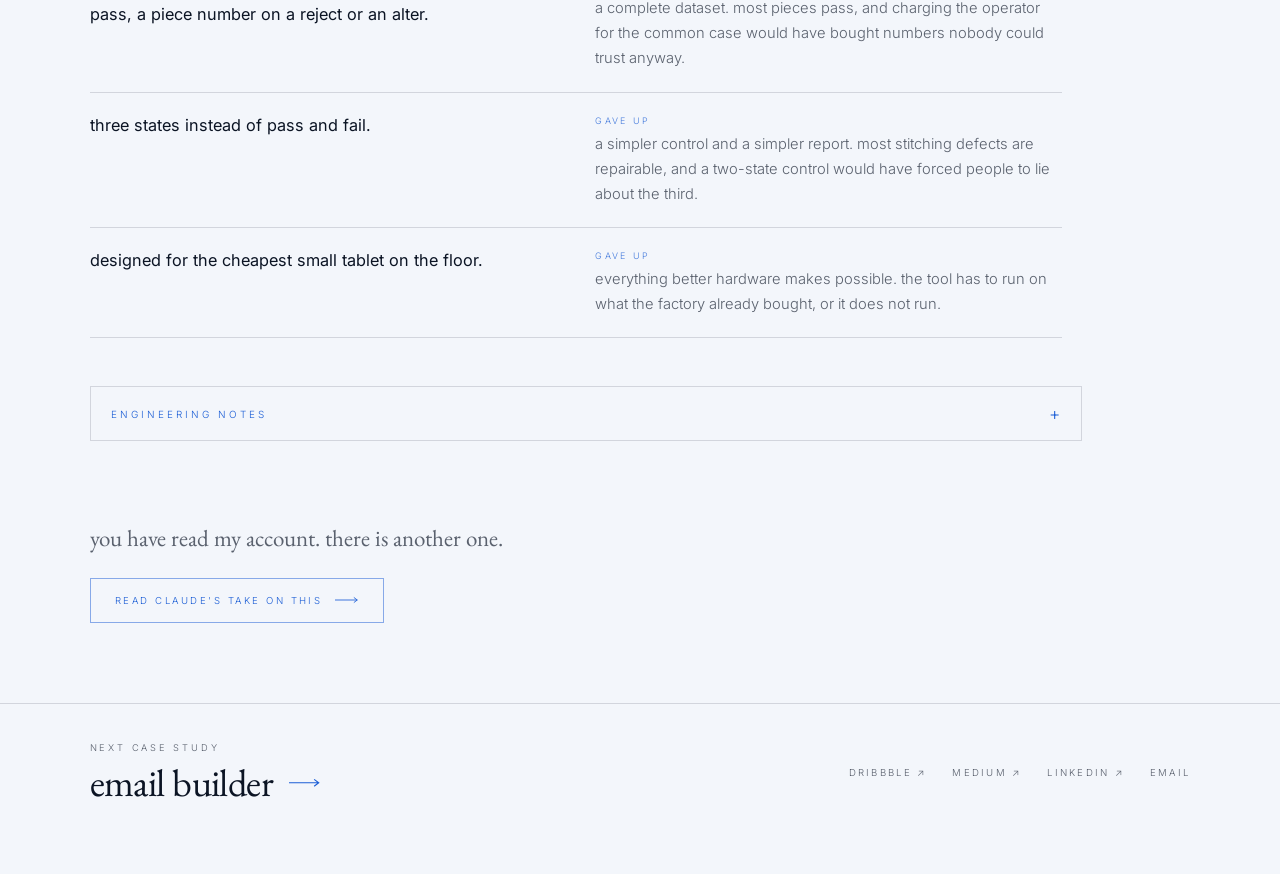
<file: portfolio/case/qapp.html>
<!DOCTYPE html>
<html lang="en">
<head>
<meta charset="utf-8">
<meta name="viewport" content="width=device-width, initial-scale=1">
<script src="../assets/js/analytics.js"></script>
<title>q-app · ritik raj</title>
<meta name="description" content="how ritik raj moved quality checks onto the stitching line with q-app.">
<!-- icon and link preview. temporary artwork: replace the files in
     assets/meta/ (same names) and nothing else needs to change. og:url and
     og:image must be absolute, so change SITE below if the domain changes. -->
<link rel="icon" href="../assets/meta/favicon.svg" type="image/svg+xml">
<link rel="apple-touch-icon" href="../assets/meta/favicon-180.png">
<meta name="theme-color" content="#060b14">
<meta property="og:type" content="website">
<meta property="og:site_name" content="ritik raj">
<meta property="og:title" content="q-app · ritik raj">
<meta property="og:description" content="how ritik raj moved quality checks onto the stitching line with q-app.">
<meta property="og:url" content="https://ritikraj-website.web.app/case/qapp.html">
<meta property="og:image" content="https://ritikraj-website.web.app/assets/meta/og-image.png">
<meta property="og:image:width" content="1200">
<meta property="og:image:height" content="630">
<meta property="og:image:alt" content="two portfolios. pick a side.">
<meta name="twitter:card" content="summary_large_image">
<meta name="twitter:title" content="q-app · ritik raj">
<meta name="twitter:description" content="how ritik raj moved quality checks onto the stitching line with q-app.">
<meta name="twitter:image" content="https://ritikraj-website.web.app/assets/meta/og-image.png">
<link rel="preconnect" href="https://fonts.googleapis.com">
<link rel="preconnect" href="https://fonts.gstatic.com" crossorigin>
<script>
/* which voice is this page in? ?v=a is ritik's own, ?v=b is claude's read.
   decided here, before anything paints, so the right stylesheet wins and the
   right fonts are the only ones fetched. */
(function () {
  var v = (location.search.match(/[?&]v=(a|b)/) || [])[1] || 'a';
  var d = document.documentElement;
  d.className = 'v-' + v;
  if (v === 'a') {
    /* same palettes as the portfolio, remembered across pages. an unset mode
       follows the operating system, exactly as it does on the portfolio. */
    try {
      var m = localStorage.getItem('rr-mode');
      if (!m) m = matchMedia('(prefers-color-scheme: light)').matches ? 'light' : 'dark';
      d.setAttribute('data-theme', 'blue');
      d.setAttribute('data-mode',  m);
    } catch (e) {}
  }
  if (v === 'b') {
    /* side b's one preference, shared with the portfolio */
    try {
      var pb = localStorage.getItem('rr-pb-mode');
      if (!pb) pb = matchMedia('(prefers-color-scheme: dark)').matches ? 'dark' : 'light';
      d.setAttribute('data-pb', pb);
    } catch (e) {}
  }
  var font = document.createElement('link');
  font.rel = 'stylesheet';
  font.href = v === 'a'
    ? 'https://fonts.googleapis.com/css2?family=Caveat:wght@500;600&family=EB+Garamond:ital,wght@0,400;0,500;1,400&family=Inter:wght@300;400;500&display=swap'
    : 'https://fonts.googleapis.com/css2?family=Space+Grotesk:wght@300;400;500;700&family=IBM+Plex+Mono:wght@300;400;500&display=swap';
  document.head.appendChild(font);
})();
</script>

<!-- both voices load: each is scoped to html.v-a / html.v-b, and a parser
     inserted <link> blocks the first paint the way an injected one does not -->
<link rel="stylesheet" href="../assets/css/theme.css">
<link rel="stylesheet" href="../assets/css/case-a.css">
<link rel="stylesheet" href="../assets/css/case-b.css">

<style>
/* ══ FIRST-PAINT VEIL ══════════════════════════════════════════════════
   Inline on purpose. An external stylesheet, however early, can still lose
   a frame to the parser — and one frame of unstyled html is exactly the
   thing an expert eye catches. This is styled before anything is fetched,
   so the first thing ever painted is the veil. Everything else loads,
   swaps fonts and mounts behind it. app.js / case.js lift it when ready.
   ═════════════════════════════════════════════════════════════════════ */
#veil{
  position:fixed; inset:0; z-index:999;
  display:grid; place-items:center;
  background:var(--ink,#060b14);
  transform:translateY(0);
  will-change:transform;
}
html.v-b #veil, html.to-b #veil{background:var(--bone,#e9e7e0)}
#veil b{
  display:block; width:4.5rem; height:1px;
  background:var(--cream,#e6f1e8); opacity:0;
  transform:scaleX(.15); transform-origin:left;
  animation:veilWait 1.6s cubic-bezier(.16,1,.3,1) .22s infinite;
}
html.v-b #veil b, html.to-b #veil b{background:var(--ink,#121110)}
@keyframes veilWait{
  0%{opacity:0;transform:scaleX(.15)}
  30%{opacity:.45;transform:scaleX(1)}
  65%{opacity:.45;transform:scaleX(1)}
  100%{opacity:0;transform:scaleX(.15)}
}
#veil.is-up   {transform:translateY(-100%);transition:transform .74s cubic-bezier(.76,0,.24,1);animation:none}
#veil.is-down {transform:translateY(100%); transition:none;animation:none}
#veil.is-shut {transform:translateY(0);    transition:transform .62s cubic-bezier(.76,0,.24,1);animation:none}
/* backstop: if the script never runs, the veil still gets out of the way
   rather than leaving a reader staring at a blank screen forever */
#veil{animation:veilGiveUp .7s cubic-bezier(.76,0,.24,1) 6s forwards}
@keyframes veilGiveUp{to{transform:translateY(-100%);visibility:hidden}}
@media (prefers-reduced-motion:reduce){
  #veil b{animation:none}
  #veil.is-up,#veil.is-shut{transition-duration:1ms}
}
</style>
</head>
<body>

<div id="veil" aria-hidden="true"><b></b></div>

<!-- ══════════════════════════════════════════════════════════════════════
     VOICE A — ritik's own account. shown at ?v=a (and by default).
     ══════════════════════════════════════════════════════════════════ -->
<article class="csa">

  <div class="csa__rule"></div>
  <div class="csa__bar">
    <a class="csa__back" href="../index.html#a">
      <svg viewBox="0 0 28 8" aria-hidden="true"><path d="M28 4H2M6 1L2 4l4 3" fill="none" stroke="currentColor" stroke-width="1"/></svg>
      <span>portfolio</span>
    </a>
    <span class="csa__where">q-app</span>
  </div>

  <header class="csa__hero">
    <ul class="csa__tags" data-up><li class="is-name">q-app</li><li>fashinza</li><li>tablet app</li></ul>
    <h1 class="csa__title" data-up>the <em>defects found too late</em> problem</h1>
    <p class="csa__stand" data-up>defects were being found at final inspection, after the shipment was already made. q-app moved the check onto the stitching line, on a tablet a stitching master can use without putting the cloth down.</p>
    <dl class="csa__meta" data-up>
      <div><dt>role</dt><dd>lead product designer</dd></div>
      <div><dt>company</dt><dd>fashinza · b2b apparel supply chain</dd></div>
      <div><dt>reach</dt><dd>100+ factories, india and bangladesh</dd></div>
      <div><dt>scale</dt><dd>2–3 to 40 lines a factory</dd></div>
      <div><dt>platform</dt><dd>tablet, phone and factory tv</dd></div>
    </dl>
  </header>

  <section class="csa__glance" data-up>
    <div><small>the problem</small><p>workmanship defects surfaced at shipment, when they cost the most to fix.</p></div>
    <div><small>what i did</small><p>a line-side app where passing a piece is one tap, and a defect costs a piece number.</p></div>
    <div><small>how it landed</small><p>workmanship defects at final inspection fell by roughly <b>30 to 40%</b>.</p></div>
  </section>

  <section class="csa__block">
    <h2 class="csa__h" data-up>the floor</h2>
    <p class="csa__p" data-up>q-app runs in factories of every size, from two or three stitching lines to forty, in places big enough that you take a small caddy from one department to the next. the network comes and goes. the people on the line are literate, but often in neither english nor hindi.</p>
    <p class="csa__p" data-up>and the stitching master checking each piece is using <b>both hands</b>. every decision below comes from that.</p>
    <figure class="csa__plate csa__plate--free csa__plate--device csa__plate--wide" data-up><img src="../assets/img/fashinza/traktez-all-devices.webp" alt="traktez quality on every screen a factory has: a line tv dashboard, the web analytics dashboard on a laptop, and q-app on a phone" loading="lazy" decoding="async"><figcaption>one day of quality, on the tv, the laptop and the phone</figcaption></figure>
    <p class="csa__p" data-up>the hardware was decided before i arrived: lenovo tablets of about seven inches, the cheapest model going at the time. that is the screen the tool had to work on.</p>
  </section>

  <section class="csa__block">
    <h2 class="csa__h" data-up>four decisions, all from the floor</h2>
    <ol class="csa__list" data-up>
      <li><b>the posture decides the device</b>both hands are on the cloth, so there is no hand free for a phone. q-app lives on a tablet on a stand at the station, and works on phones for everyone who moves.</li>
      <li><b>the common case costs one tap</b>most pieces pass. passing is one very large button, hit without looking and without putting the piece down.</li>
      <li><b>the exception costs a piece number</b>to reject or alter, the stitching master enters the piece number first. the friction is uneven on purpose: data is only asked for where it is worth having, and every defect is tied to a piece and a line.</li>
      <li><b>alter is not a failure</b>three states, not two. most stitching defects can be repaired, and a pass-or-fail control would force people to either lie or throw away good work.</li>
    </ol>
    <figure class="csa__plate csa__plate--free csa__plate--device csa__plate--wide" data-up><img src="../assets/img/fashinza/qapp-pass.webp" alt="q-app on two tablets: the stitching master screen with passed, alter and rejected counts, a huge pass button with alter and reject above it; and the alter form with item number, photo, defect type and defect area" loading="lazy" decoding="async"><figcaption>the stitching master’s screen, and the alter form behind it</figcaption></figure>
    <div class="csa__plates csa__plates--pair" data-up>
      <figure class="csa__plate csa__plate--free csa__plate--device csa__plate--tablet" data-up><img src="../assets/img/fashinza/qapp-reject.webp" alt="q-app reject form on a tablet: item number, reason for rejection and remarks" loading="lazy" decoding="async"><figcaption>reject: the item number and a reason</figcaption></figure>
      <figure class="csa__plate csa__plate--free csa__plate--device csa__plate--tablet" data-up><img src="../assets/img/fashinza/qapp-alter.webp" alt="q-app under alter list on a tablet: each piece with its item number, alteration cycle, defect types, areas and photo" loading="lazy" decoding="async"><figcaption>under alter: every piece waiting for repair</figcaption></figure>
    </div>
  </section>

  <section class="csa__block">
    <h2 class="csa__h" data-up>built for the people using it</h2>
    <div class="csa__pairs" data-up>
      <div><b>five languages</b><p>english, hindi, bengali, kannada and tamil. the words on the buttons are in the language of the person pressing them.</p></div>
      <div><b>offline first</b><p>every tap is stored on the device and syncs as soon as the network returns. a dead signal never stops a line.</p></div>
    </div>
    <figure class="csa__plate csa__plate--free csa__plate--device csa__plate--tablet" data-up><img src="../assets/img/fashinza/qapp-languages-settings.webp" alt="q-app settings on a tablet: change language between english, hindi, bengali, kannada and tamil" loading="lazy" decoding="async"><figcaption>five languages, one tap away</figcaption></figure>
  </section>

  <section class="csa__block">
    <h2 class="csa__h" data-up>the factory sees itself</h2>
    <p class="csa__p" data-up>factories big enough to have tvs put q-app on them. the screen changes every 15 to 20 seconds, through each line: dhu and efficiency hour by hour, plan against output, today's defects, then the whole floor at once. the day's quality, live, where everyone can see it.</p>
    <div class="csa__plates csa__plates--tv" data-up>
      <figure class="csa__plate csa__plate--free csa__plate--device" data-up><img src="../assets/img/fashinza/qapp-tv-line-1.webp" alt="factory tv, line screen: inspected, first time pass, in alter, dhu, line efficiency and hourly output, with hourly dhu and efficiency graphs" loading="lazy" decoding="async"><figcaption>a line: dhu and efficiency, hour by hour</figcaption></figure>
      <figure class="csa__plate csa__plate--free csa__plate--device" data-up><img src="../assets/img/fashinza/qapp-tv-line-2.webp" alt="factory tv, line screen: planned quantity, operators, sam, working hours, day output and hourly counts" loading="lazy" decoding="async"><figcaption>a line: plan against output</figcaption></figure>
      <figure class="csa__plate csa__plate--free csa__plate--device" data-up><img src="../assets/img/fashinza/qapp-tv-line-3.webp" alt="factory tv, line screen: the style being made and its defects by type, labelled in english and hindi, this hour against last hour" loading="lazy" decoding="async"><figcaption>a line: today’s defects, in two languages</figcaption></figure>
      <figure class="csa__plate csa__plate--free csa__plate--device" data-up><img src="../assets/img/fashinza/qapp-tv-line-4.webp" alt="factory tv, overview screen: overall analysis, line dhu across eight lines, hourly dhu and line efficiency" loading="lazy" decoding="async"><figcaption>the whole floor at once</figcaption></figure>
    </div>
    <p class="csa__p" data-up>for floor managers and owners there are dashboards on their own devices, so they can see a line's performance from anywhere, reward the strong lines and retrain the weak ones. those dashboards came straight out of field research: i designed them on the floor, with the people who would use them.</p>
    <figure class="csa__plate csa__plate--free csa__plate--device csa__plate--laptop" data-up><img src="../assets/img/fashinza/qapp-dashboard.webp" alt="the quality analytics web dashboard: overall analysis, total efficiency and dhu, active users, line dhu and line performance" loading="lazy" decoding="async"><figcaption>the dashboard for owners and floor managers</figcaption></figure>
  </section>

  <section class="csa__block">
    <h2 class="csa__h" data-up>how it landed</h2>
    <div class="csa__numbers" data-up>
      <div><b>30–40%</b><span>fewer workmanship defects at final inspection</span></div>
      <div><b>100+</b><span>factories</span></div>
      <div><b>up to 40</b><span>lines in one factory</span></div>
      <div><b>5</b><span>languages</span></div>
    </div>
    <p class="csa__p" data-up>workmanship, meaning stitching and cutting, is the first audit in <a class="csa__inline" href="final-inspection.html?v=a">final inspection</a>, and that is where q-app showed. defects there fell by roughly 30 to 40%. that is a range i remember from our dashboards, not a figure i can source, and there is no line-by-line before and after that survived.</p>
    <p class="csa__p" data-up>what i can say without a number: a defect is now recorded at the moment it is found, against the piece and the line that made it, instead of being discovered in a finished shipment.</p>
    <p class="csa__pull" data-up>the best quality tool is the one the stitching master barely notices using.</p>
  </section>

  <section class="csa__block">
    <h2 class="csa__h" data-up>what i traded away</h2>
    <ul class="csa__trade" data-up>
      <li><b>friction only where the data is worth having: nothing on a pass, a piece number on a reject or an alter.</b><span>a complete dataset. most pieces pass, and charging the operator for the common case would have bought numbers nobody could trust anyway.</span></li>
      <li><b>three states instead of pass and fail.</b><span>a simpler control and a simpler report. most stitching defects are repairable, and a two-state control would have forced people to lie about the third.</span></li>
      <li><b>designed for the cheapest small tablet on the floor.</b><span>everything better hardware makes possible. the tool has to run on what the factory already bought, or it does not run.</span></li>
    </ul>
  </section>

  <details class="csa__eng" data-up>
    <summary>engineering notes</summary>
    <div class="csa__eng__in">
      <dl>
        <div><dt>the device</dt><dd>lenovo tablets of about seven inches, the cheapest model available at the time, on a stand at the station. the layout was drawn for that screen rather than scaled down to it.</dd></div>
        <div><dt>offline first</dt><dd>every tap is stored on the device and synced when the connection returns. the line does not stop because the network did.</dd></div>
        <div><dt>the record</dt><dd>one per piece: state, defect type and defect area, with a photo, tied to the piece number and the line. that tie is what makes the line-level dashboards possible at all.</dd></div>
        <div><dt>the tv</dt><dd>the same data on a rotation of 15 to 20 seconds: dhu and efficiency by hour, plan against output, defects by type, then the whole floor.</dd></div>
        <div><dt>languages</dt><dd>five, because the operators read one of them and often neither english nor hindi.</dd></div>
      </dl>
    </div>
  </details>

  <section class="csa__take">
    <p class="csa__take-note" data-up>you have read my account. there is another one.</p>
    <a class="csa__flip csa__flip--take" href="?v=b" data-up><span>read claude's take on this</span><svg viewBox="0 0 28 8" aria-hidden="true"><path d="M0 4h26M22 1l4 3-4 3" fill="none" stroke="currentColor" stroke-width="1"/></svg></a>
  </section>

  <footer class="jr-foot">
    <a class="jr-next" href="email-builder.html?v=a"><small>next case study</small><span class="jr-next__name">email builder <svg viewBox="0 0 28 8" aria-hidden="true"><path d="M0 4h26M22 1l4 3-4 3" fill="none" stroke="currentColor" stroke-width="1"/></svg></span></a>
    <nav class="jr-foot__links" aria-label="elsewhere">
      <a href="https://dribbble.com/ritik-raj" target="_blank" rel="noopener">dribbble ↗</a>
      <a href="https://medium.com/@ritikraj559" target="_blank" rel="noopener">medium ↗</a>
      <a href="https://www.linkedin.com/in/ritik-raj/" target="_blank" rel="noopener">linkedin ↗</a>
      <a href="mailto:ritikraj559@gmail.com">email</a>
    </nav>
  </footer>

</article>


<article class="csb">

  <div class="csb__rule"></div>
  <div class="csb__bar">
    <a class="csb__back" href="../index.html#b"><span>←</span><span>the read</span></a>
    <p class="csb__stamp">the read<i>/</i>q-app<i>/</i>by claude</p>
    <a class="csb__flip" href="?v=a">ritik's version ↗</a>
  </div>

  <div class="csb__stack">

    <section class="csb-sheet" data-tab="the case">
      <div class="csb-sheet__body">
        <p class="csb-kicker" data-up>observation 06</p>
        <h1 class="csb-h csb-h--hero" data-up>the best decision in the fashinza work is where he put the tablet.</h1>
        <p class="csb-p" data-up>both hands on the cloth, so the device goes on a stand. everything else in q-app follows from watching someone work, which is the evidence his fello file is missing.</p>
        <p data-up style="margin-top:1.6rem"><span class="csb-verdict">prevention · designed from the floor</span></p>
      </div>
    </section>
    <section class="csb-sheet" data-tab="the brief">
      <div class="csb-sheet__body">
        <h2 class="csb-h" data-up>catch defects earlier.</h2>
        <p class="csb-p" data-up>a quality brief like that usually produces a longer form. a longer form on a stitching line is a form nobody fills in.</p>
      </div>
    </section>
    <section class="csb-sheet" data-tab="what he actually did">
      <div class="csb-sheet__body">
        <h2 class="csb-h" data-up>one tap to pass. a piece number to fail.</h2>
        <p class="csb-p" data-up>a tablet on a stand, one enormous pass button, reject and alter behind a piece number, three states instead of two, five languages, offline storage, and the day's quality rotating on the factory's own tvs.</p>
      </div>
    </section>
    <section class="csb-sheet" data-tab="the diagnosis">
      <div class="csb-sheet__body">
        <h2 class="csb-h" data-up>friction was the design material.</h2>
        <p class="csb-p" data-up>most people spread friction evenly and call it consistency. he put none on the common case and a little on the exception, which is exactly where the data is worth having.</p>
        <p class="csb-p" data-up>and <b>alter</b>, the third state, is the kind of decision that only comes from standing on a line: most defects are repairable, and a binary control would teach people to lie.</p>
      </div>
    </section>
    <section class="csb-sheet" data-tab="impact">
      <div class="csb-sheet__body">
        <h2 class="csb-h" data-up>how impactful it actually was</h2>
        <ul class="csb-scale" data-up>
          <li class="is-high"><em style="font-style:normal">for users</em><span data-w="90"></span></li>
          <li><em style="font-style:normal">for the business</em><span data-w="74"></span></li>
          <li><em style="font-style:normal">for the org</em><span data-w="66"></span></li>
          <li class="is-high"><em style="font-style:normal">as a craft signal</em><span data-w="92"></span></li>
        </ul>
        <p class="csb-note" data-up>my read, not his numbers. users score high because every choice is fitted to a body at a workstation. business is held down because the only outcome figure is a remembered range.</p>
      </div>
    </section>
    <section class="csb-sheet" data-tab="what it tells me">
      <div class="csb-sheet__body">
        <h2 class="csb-h" data-up>he has met the user. many of them.</h2>
        <p class="csb-p" data-up>the strongest objection to his fello work is that it is systems-first. this is the counter-evidence: a hundred-plus factories, five languages, posture, network, and a tv on a factory wall.</p>
        <p class="csb-p" data-up>it is not consumer mobile. it is the closest thing to it on this site, and in some ways harder.</p>
      </div>
    </section>
    <section class="csb-sheet" data-tab="what i cannot verify">
      <div class="csb-sheet__body">
        <h2 class="csb-h" data-up>the honest caveats.</h2>
        <p class="csb-p" data-up>30 to 40% fewer workmanship defects is a range he remembers from dashboards, not a figure he can source, and he says exactly that. there is no line-level before and after.</p>
        <p class="csb-note" data-up>100+ factories is reach, not depth of use. ask him what adoption looked like on a forty-line floor versus a three-line one.</p>
      </div>
    </section>
  </div>

  <footer class="csb__foot">
    <div><small>next observation</small><br><a href="email-builder.html?v=b">email builder ↗</a></div>
    <small>assessment generated from his briefs and his own account · not approved by the subject</small>
  </footer>

</article>

<script src="../assets/js/case.js"></script>
</body>
</html>
</file>
<file: portfolio/assets/css/theme.css>
/* ==========================================================================
   PORTFOLIO A · PALETTES
   Four palettes, each with a dark and a light rendition. Every colour in
   portfolio A and in the ?v=a case pages comes from here. Portfolio B has
   its own world and is deliberately untouched by any of this.

   To add a fifth: copy a block, change the seven colours, then add one line
   to PALETTES in app.js. Nothing else knows the names.
   ========================================================================== */

/* ── GREEN · portfolio a, fixed ─────────────────────────────────────────────
   the light side. portfolio a is always this palette: the picker is hidden
   and app.js ignores any stored choice (Theme.FIXED). the other palettes stay
   defined below so the picker can come back by flipping one constant.       */
:root,
[data-theme="green"]{
  --ink:#07100b; --ink-2:#0c1711;
  --paper:#eaf3ec; --paper-2:#d9e9dd;
  --cream:#e6f1e8;
  --cream-dim:rgba(230,241,232,.58);
  --cream-faint:rgba(230,241,232,.15);
  --gold:#43e08a;                        /* the accent. named gold for history */
  --gold-soft:rgba(67,224,138,.3);
  --gold-half:rgba(67,224,138,.5);
  --gold-glow:rgba(67,224,138,.15);
  --accent-deep:#15803d;
  --veil-light:rgba(7,16,11,.07);
  --plate-a:rgba(230,241,232,.05);
  --plate-b:rgba(67,224,138,.06);

  /* the door. a is the paper panel and takes the green; b is the ink panel
     and takes b's red, because b has its own world and the door previews
     both. absent from the light block below: the door never inverts.    */
  --hero-dark:#110a0b; --hero-light:#eef6f0;
  --hero-fg-dark:#f2e8e7; --hero-fg-light:#0e1a13;
  --hero-accent:#ff4a3d; --hero-accent-light:#15803d;
  --hero-glow:rgba(255,74,61,.17); --hero-line:rgba(150,150,150,.45);
}
[data-theme="green"][data-mode="light"]{
  --ink:#f2f8f3; --ink-2:#e5f0e8;
  --paper:#0b1a11; --paper-2:#12281a;
  --cream:#0c1a12;
  --cream-dim:rgba(12,26,18,.66);
  --cream-faint:rgba(12,26,18,.14);
  --gold:#15803d;
  --gold-soft:rgba(21,128,61,.26);
  --gold-half:rgba(21,128,61,.5);
  --gold-glow:rgba(21,128,61,.1);
  --accent-deep:#7ee2a8;
  --veil-light:rgba(242,248,243,.14);
  --plate-a:rgba(12,26,18,.05);
  --plate-b:rgba(21,128,61,.07);
}

/* ── BLUE ─────────────────────────────────────────────────────────────────
   portfolio a's palette. the door's a side, the lightsaber, the veil and
   the case studies all take it. */
[data-theme="blue"]{
  --ink:#060b14; --ink-2:#0a1220;
  --paper:#e8eef8; --paper-2:#d6e1f2;
  --cream:#e4ebf6;
  --cream-dim:rgba(228,235,246,.58);
  --cream-faint:rgba(228,235,246,.15);
  --gold:#4d9fff;                        /* the accent. named gold for history */
  --gold-soft:rgba(77,159,255,.3);
  --gold-half:rgba(77,159,255,.5);
  --gold-glow:rgba(77,159,255,.15);
  --accent-deep:#1d4ed8;
  --veil-light:rgba(6,11,20,.07);
  --plate-a:rgba(228,235,246,.05);
  --plate-b:rgba(77,159,255,.06);

  /* the door: a takes the blue, b keeps its red */
  --hero-dark:#110a0b; --hero-light:#eef3fb;
  --hero-fg-dark:#f2e8e7; --hero-fg-light:#0b1424;
  --hero-accent:#ff4a3d; --hero-accent-light:#1d5fd6;
  --hero-glow:rgba(255,74,61,.17); --hero-line:rgba(150,150,150,.45);
}
:root[data-mode="light"],
[data-theme="blue"][data-mode="light"]{
  --ink:#f3f6fb; --ink-2:#e6edf7;
  --paper:#0a1424; --paper-2:#12213a;
  --cream:#0b1424;
  --cream-dim:rgba(11,20,36,.66);
  --cream-faint:rgba(11,20,36,.14);
  --gold:#1d5fd6;
  --gold-soft:rgba(29,95,214,.22);
  --gold-half:rgba(29,95,214,.5);
  --gold-glow:rgba(29,95,214,.1);
  --accent-deep:#8ab8ff;
  --veil-light:rgba(243,246,251,.14);
  --plate-a:rgba(11,20,36,.05);
  --plate-b:rgba(29,95,214,.07);
}

/* ── RED ────────────────────────────────────────────────────────────────── */
[data-theme="red"]{
  --ink:#100708; --ink-2:#180c0d;
  --paper:#f9eae8; --paper-2:#f1dbd8;
  --cream:#f4e6e4;
  --cream-dim:rgba(244,230,228,.58);
  --cream-faint:rgba(244,230,228,.15);
  --gold:#ff5147;
  --gold-soft:rgba(255,81,71,.3);
  --gold-half:rgba(255,81,71,.5);
  --gold-glow:rgba(255,81,71,.16);
  --accent-deep:#a8201a;
  --veil-light:rgba(16,7,8,.07);
  --plate-a:rgba(244,230,228,.05);
  --plate-b:rgba(255,81,71,.06);
  /* the door never inverts. "pick a side" only means something while side A
     is dark and side B is light, so these seven are deliberately absent from
     every [data-mode="light"] block below. */
  --hero-dark:#100708; --hero-light:#f9eae8;
  --hero-fg-dark:#f4e6e4; --hero-fg-light:#1c0c0a;
  --hero-accent:#ff5147; --hero-accent-light:#a8201a;
  --hero-glow:rgba(255,81,71,.17); --hero-line:rgba(255,81,71,.5);
}
[data-theme="red"][data-mode="light"]{
  --ink:#fdf2f0; --ink-2:#f7e4e1;
  --paper:#1a0a09; --paper-2:#281311;
  --cream:#1c0c0a;
  --cream-dim:rgba(28,12,10,.66);
  --cream-faint:rgba(28,12,10,.14);
  --gold:#c42d22;
  --gold-soft:rgba(196,45,34,.26);
  --gold-half:rgba(196,45,34,.5);
  --gold-glow:rgba(196,45,34,.1);
  --accent-deep:#ffa199;
  --veil-light:rgba(253,242,240,.14);
  --plate-a:rgba(28,12,10,.05);
  --plate-b:rgba(196,45,34,.07);
}

/* ── ORCHID ─────────────────────────────────────────────────────────────── */
[data-theme="orchid"]{
  --ink:#0c0812; --ink-2:#130d1c;
  --paper:#efeaf7; --paper-2:#e3daf0;
  --cream:#ece6f5;
  --cream-dim:rgba(236,230,245,.58);
  --cream-faint:rgba(236,230,245,.15);
  --gold:#b283ee;                        /* the accent. named gold for history */
  --gold-soft:rgba(178,131,238,.34);
  --gold-half:rgba(178,131,238,.55);
  --gold-glow:rgba(178,131,238,.17);
  --accent-deep:#5f2fa8;                 /* accent on a light ground */
  --veil-light:rgba(12,8,18,.07);
  --plate-a:rgba(236,230,245,.05);
  --plate-b:rgba(178,131,238,.06);
  /* the door never inverts. "pick a side" only means something while side A
     is dark and side B is light, so these seven are deliberately absent from
     every [data-mode="light"] block below. */
  --hero-dark:#0c0812; --hero-light:#efeaf7;
  --hero-fg-dark:#ece6f5; --hero-fg-light:#181022;
  --hero-accent:#b283ee; --hero-accent-light:#5f2fa8;
  --hero-glow:rgba(178,131,238,.17); --hero-line:rgba(178,131,238,.5);
}
[data-theme="orchid"][data-mode="light"]{
  --ink:#f5f1fb; --ink-2:#ebe4f6;
  --paper:#16101f; --paper-2:#221730;
  --cream:#181022;
  --cream-dim:rgba(24,16,34,.66);
  --cream-faint:rgba(24,16,34,.14);
  --gold:#6d3fb5;
  --gold-soft:rgba(109,63,181,.28);
  --gold-half:rgba(109,63,181,.5);
  --gold-glow:rgba(109,63,181,.1);
  --accent-deep:#c9aef0;
  --veil-light:rgba(245,241,251,.14);
  --plate-a:rgba(24,16,34,.05);
  --plate-b:rgba(109,63,181,.07);
}

/* ── MAGENTA ────────────────────────────────────────────────────────────── */
[data-theme="magenta"]{
  --ink:#120810; --ink-2:#1a0c17;
  --paper:#f7eaf1; --paper-2:#efdae6;
  --cream:#f4e7ef;
  --cream-dim:rgba(244,231,239,.58);
  --cream-faint:rgba(244,231,239,.15);
  --gold:#ff5b9e;
  --gold-soft:rgba(255,91,158,.32);
  --gold-half:rgba(255,91,158,.52);
  --gold-glow:rgba(255,91,158,.16);
  --accent-deep:#b01659;
  --veil-light:rgba(18,8,16,.07);
  --plate-a:rgba(244,231,239,.05);
  --plate-b:rgba(255,91,158,.06);
  /* the door never inverts. "pick a side" only means something while side A
     is dark and side B is light, so these seven are deliberately absent from
     every [data-mode="light"] block below. */
  --hero-dark:#120810; --hero-light:#f7eaf1;
  --hero-fg-dark:#f4e7ef; --hero-fg-light:#1d0b15;
  --hero-accent:#ff5b9e; --hero-accent-light:#b01659;
  --hero-glow:rgba(255,91,158,.17); --hero-line:rgba(255,91,158,.5);
}
[data-theme="magenta"][data-mode="light"]{
  --ink:#fdf2f7; --ink-2:#f7e6ef;
  --paper:#1c0a14; --paper-2:#2a0f1f;
  --cream:#1d0b15;
  --cream-dim:rgba(29,11,21,.66);
  --cream-faint:rgba(29,11,21,.14);
  --gold:#c2185b;
  --gold-soft:rgba(194,24,91,.26);
  --gold-half:rgba(194,24,91,.5);
  --gold-glow:rgba(194,24,91,.1);
  --accent-deep:#ff9ec5;
  --veil-light:rgba(253,242,247,.14);
  --plate-a:rgba(29,11,21,.05);
  --plate-b:rgba(194,24,91,.07);
}

/* ── GOLD · the original ────────────────────────────────────────────────── */
[data-theme="gold"]{
  --ink:#0a0a0b; --ink-2:#111113;
  --paper:#f2eee7; --paper-2:#e7e1d6;
  --cream:#ece7de;
  --cream-dim:rgba(236,231,222,.58);
  --cream-faint:rgba(236,231,222,.16);
  --gold:#c9a35c;
  --gold-soft:rgba(201,163,92,.32);
  --gold-half:rgba(201,163,92,.5);
  --gold-glow:rgba(201,163,92,.16);
  --accent-deep:#8a6d2f;
  --veil-light:rgba(10,10,11,.07);
  --plate-a:rgba(236,231,222,.05);
  --plate-b:rgba(201,163,92,.045);
  /* the door never inverts. "pick a side" only means something while side A
     is dark and side B is light, so these seven are deliberately absent from
     every [data-mode="light"] block below. */
  --hero-dark:#0a0a0b; --hero-light:#f2eee7;
  --hero-fg-dark:#ece7de; --hero-fg-light:#16130d;
  --hero-accent:#c9a35c; --hero-accent-light:#8a6d2f;
  --hero-glow:rgba(201,163,92,.17); --hero-line:rgba(201,163,92,.5);
}
[data-theme="gold"][data-mode="light"]{
  --ink:#f4f1ea; --ink-2:#eae5da;
  --paper:#14120e; --paper-2:#1f1c16;
  --cream:#16130d;
  --cream-dim:rgba(22,19,13,.66);
  --cream-faint:rgba(22,19,13,.15);
  --gold:#8a6a26;
  --gold-soft:rgba(138,106,38,.28);
  --gold-half:rgba(138,106,38,.5);
  --gold-glow:rgba(138,106,38,.1);
  --accent-deep:#d9bd85;
  --veil-light:rgba(244,241,234,.14);
  --plate-a:rgba(22,19,13,.05);
  --plate-b:rgba(138,106,38,.07);
}

/* ── SIGNAL · the cold one ──────────────────────────────────────────────── */
[data-theme="signal"]{
  --ink:#06090f; --ink-2:#0b1018;
  --paper:#eaf1f6; --paper-2:#dbe6ee;
  --cream:#e3ecf3;
  --cream-dim:rgba(227,236,243,.58);
  --cream-faint:rgba(227,236,243,.15);
  --gold:#5ec8e8;
  --gold-soft:rgba(94,200,232,.3);
  --gold-half:rgba(94,200,232,.5);
  --gold-glow:rgba(94,200,232,.15);
  --accent-deep:#0d6d91;
  --veil-light:rgba(6,9,15,.07);
  --plate-a:rgba(227,236,243,.05);
  --plate-b:rgba(94,200,232,.06);
  /* the door never inverts. "pick a side" only means something while side A
     is dark and side B is light, so these seven are deliberately absent from
     every [data-mode="light"] block below. */
  --hero-dark:#06090f; --hero-light:#eaf1f6;
  --hero-fg-dark:#e3ecf3; --hero-fg-light:#0a1520;
  --hero-accent:#5ec8e8; --hero-accent-light:#0d6d91;
  --hero-glow:rgba(94,200,232,.17); --hero-line:rgba(94,200,232,.5);
}
[data-theme="signal"][data-mode="light"]{
  --ink:#eff5f9; --ink-2:#e2ecf3;
  --paper:#08131c; --paper-2:#102130;
  --cream:#0a1520;
  --cream-dim:rgba(10,21,32,.66);
  --cream-faint:rgba(10,21,32,.14);
  --gold:#0e6f93;
  --gold-soft:rgba(14,111,147,.26);
  --gold-half:rgba(14,111,147,.5);
  --gold-glow:rgba(14,111,147,.1);
  --accent-deep:#9adcf2;
  --veil-light:rgba(239,245,249,.14);
  --plate-a:rgba(10,21,32,.05);
  --plate-b:rgba(14,111,147,.07);
}

/* glass, for the bubble field on the intro. one pair, flipped by mode, and
   deliberately outside the palettes: the bubbles borrow whatever is behind
   them rather than carrying a colour of their own. */
:root{
  --glass-fill:rgba(255,255,255,.062);
  --glass-edge:rgba(255,255,255,.24);
  --glass-top:rgba(255,255,255,.62);
  --glass-shade:rgba(0,0,0,.3);
}
[data-mode="light"]{
  --glass-fill:rgba(255,255,255,.32);
  --glass-edge:rgba(0,0,0,.11);
  --glass-top:rgba(255,255,255,1);
  --glass-shade:rgba(0,0,0,.09);
}

/* ── THE SWITCHER ───────────────────────────────────────────────────────── */
.theme{
  position:fixed; z-index:85; top:1.55rem; right:max(7vw,2rem);
  display:flex; align-items:center; gap:.55rem;
  opacity:0; pointer-events:none;
  transition:opacity .5s ease;
}
body.is-hero .theme,
body.is-a .theme,
body.is-case .theme{opacity:1;pointer-events:auto}
/* on the door it sits over the light panel, so it takes that panel's ink */
body.is-hero .theme{color:var(--hero-fg-dark)}
/* light/dark is a reading preference for the sections. on the door it would
   only flip the two sides, which is the one thing the door is about. */
body.is-hero .theme__mode,
body.is-hero .theme__sep{display:none}

/* the palette picker, hidden: portfolio a is fixed to green. delete these
   two rules and set Theme.FIXED to null in app.js to bring it back. */
.theme__swatch,.theme__sep{display:none !important}

/* one swatch. it shows the palette you are in; clicking moves to the next. */
.theme__swatch{
  display:inline-flex;align-items:center;gap:.55rem;
  height:1.45rem;padding:0;border:0;background:none;cursor:pointer;
  color:inherit;
}
.theme__swatch i{
  width:.7rem;height:.7rem;border-radius:50%;
  background:var(--c);
  box-shadow:0 0 0 1px var(--c),0 0 0 4px color-mix(in srgb,var(--c) 20%,transparent);
  transition:background .5s ease,box-shadow .5s ease,transform .45s cubic-bezier(.16,1,.3,1);
}
.theme__swatch span{
  font-size:.58rem;letter-spacing:.26em;text-transform:uppercase;
  opacity:.45;transition:opacity .3s ease;
}
.theme__swatch:hover i{transform:scale(1.22)}
.theme__swatch:hover span{opacity:.9}

.theme__sep{width:1px;height:.9rem;background:currentColor;opacity:.22;margin:0 .2rem}

.theme__mode{
  display:grid;place-items:center;
  width:1.45rem;height:1.45rem;padding:0;border:0;background:none;cursor:pointer;
  color:inherit;opacity:.55;transition:opacity .3s ease,transform .5s cubic-bezier(.16,1,.3,1);
}
.theme__mode:hover{opacity:1}
.theme__mode svg{width:13px;height:13px;fill:none;stroke:currentColor;stroke-width:1.2}
[data-mode="light"] .theme__mode{transform:rotate(180deg)}

@media (max-width:720px){
  .theme{top:1.05rem;right:1.1rem;gap:.4rem}
  /* the door stacks on a phone, so the top of the screen is side A's paper,
     not side B's ink */
  body.is-hero .theme{color:var(--hero-fg-light)}
  .theme__swatch span{display:none}
}
@media (prefers-reduced-motion:reduce){
  .theme__swatch i,.theme__mode{transition:none}
}

/* ── selection ────────────────────────────────────────────────────────────
   literal colours, deliberately no var(). chrome no longer resolves custom
   properties inside ::selection the way it does on the page, and an
   unresolved background is transparent: text could be selected but the
   highlight was invisible, in both modes. one line per palette in use. */
[data-theme="blue"] ::selection{background:rgba(77,159,255,.34);color:#e4ebf6}
[data-theme="blue"][data-mode="light"] ::selection{background:rgba(29,95,214,.2);color:#0b1424}
[data-theme="green"] ::selection{background:rgba(67,224,138,.3);color:#e6f1e8}
[data-theme="green"][data-mode="light"] ::selection{background:rgba(21,128,61,.24);color:#0c1a12}
[data-theme="red"] ::selection{background:rgba(255,81,71,.32);color:#f4e6e4}
[data-theme="red"][data-mode="light"] ::selection{background:rgba(196,45,34,.22);color:#1c0c0a}
</file>
<file: portfolio/assets/css/app.css>
/* ==========================================================================
   ritik raj — portfolio
   00 tokens · 01 reset · 02 hero · 03 stage shell · 04 thread · 05 timeline
   06 panels · 07 intro · 08 case study · 09 about+footer · 10 portfolio b
   11 reveal engine · 12 responsive · 13 reduced motion
   ========================================================================== */

/* ── 00 · TOKENS ────────────────────────────────────────────────────────── */
:root{
  /* colour · all of it lives in theme.css, one block per palette.
     switch palettes from the top right, or set data-theme on <html>. */
  /* type */
  --font-hand:    "Caveat", ui-rounded, cursive;
  --font-display: "EB Garamond", "Sorts Mill Goudy", Georgia, serif;
  --font-body:    "Inter", -apple-system, BlinkMacSystemFont, "Segoe UI", sans-serif;
  /* other old-style cuts on google fonts. change the token and the <link>
     in index.html, nothing else:
       "Sorts Mill Goudy"  · real goudy, more character, narrower
       "Crimson Pro"       · quieter, reads longer, good at small sizes
       "Cardo"             · bembo-ish, a little austere
       "Vollkorn"          · sturdier, warmer, heavier colour on the page
     handwriting alternates: "Mrs Saint Delafield" · "Italianno"            */

  /* motion — the whole feel of the site lives in these four lines */
  --ease-lux:  cubic-bezier(.16,1,.3,1);      /* soft, expensive settle      */
  --ease-door: cubic-bezier(.76,0,.24,1);     /* decisive, weighted          */
  --dur-slide: 1150ms;                        /* section → section           */
  --dur-hero:  1000ms;                        /* hero panel expand           */

  /* layout */
  --thread-x:  7vw;                           /* thread distance from left   */
  --gutter:    max(7vw, 2rem);
  --vh:        100vh;                          /* js overwrites with real px  */
}

/* ── 01 · RESET ─────────────────────────────────────────────────────────── */
*,*::before,*::after{box-sizing:border-box}
html,body{height:100%}
body{
  margin:0;
  background:var(--ink);
  color:var(--cream);
  font-family:var(--font-body);
  font-weight:300;
  -webkit-font-smoothing:antialiased;
  -moz-osx-font-smoothing:grayscale;
  overflow:hidden;                 /* the app owns scrolling */
  overscroll-behavior:none;
  text-rendering:optimizeLegibility;
}
h1,h2,h3,p,figure,ul{margin:0}
ul{padding:0;list-style:none}
a{color:inherit;text-decoration:none}
button{font:inherit;color:inherit;background:none;border:0;cursor:pointer}
em{font-style:italic}
/* selection colours live in theme.css, as literal values: see the note there */

/* ── 02 · HERO ──────────────────────────────────────────────────────────── */
.hero{
  position:fixed; inset:0; z-index:80;
  display:flex;
  opacity:1;
  transition:opacity 600ms ease;
}
.hero__panel{
  position:relative;
  flex:1 1 0%;                     /* basis 0 → flex-grow actually moves things */
  display:flex; align-items:center; justify-content:center;
  overflow:hidden;
  cursor:pointer;
  outline:none;
  transition:flex-grow var(--dur-hero) var(--ease-lux),
             flex-basis var(--dur-hero) var(--ease-lux);
  will-change:flex-grow;
}
/* identity (--a / --b) and treatment (.is-ink / .is-paper) are deliberately
   separate classes, so which portfolio gets the dark side is one swap in the
   markup rather than a rewrite of this file. */
.hero__panel.is-ink  {background:var(--hero-dark);  color:var(--hero-fg-dark)}
.hero__panel.is-paper{background:var(--hero-light); color:var(--hero-fg-light)}

/* the slow radial glow that follows the cursor */
.hero__veil{
  position:absolute; inset:-20%;
  pointer-events:none;
  opacity:0;
  transition:opacity 900ms var(--ease-lux);
  background:radial-gradient(38rem 38rem at var(--mx,50%) var(--my,50%),
             var(--hero-glow), transparent 62%);
}
.hero__panel.is-paper .hero__veil{
  background:radial-gradient(38rem 38rem at var(--mx,50%) var(--my,50%),
             rgba(0,0,0,.07), transparent 62%);
}
.hero__panel.is-hot .hero__veil{opacity:1}

.hero__inner{
  position:relative;
  width:min(30rem,82%);
  text-align:left;
  transform:translate3d(0,0,0);
  transition:transform var(--dur-hero) var(--ease-lux);
}
.hero__panel.is-hot  .hero__inner{transform:translate3d(0,-.5rem,0)}
.hero__panel.is-cold .hero__inner{transform:scale(.93);opacity:.4}
.hero__panel.is-cold{filter:saturate(.7)}
.hero__panel{transition:flex-grow var(--dur-hero) var(--ease-lux),
                        filter 900ms var(--ease-lux)}

.hero__eyebrow{display:block;margin-bottom:1.8rem}
.hero__eyebrow b{
  display:block;
  font-size:clamp(.8rem,1.05vw,.95rem); font-weight:500;
  letter-spacing:.34em; text-transform:uppercase;
  color:var(--hero-accent);
}
.hero__panel.is-paper .hero__eyebrow b{color:var(--hero-accent-light)}
.hero__eyebrow i{
  display:block; margin-top:.6rem;
  font-style:normal;
  font-size:.62rem; letter-spacing:.26em; text-transform:uppercase;
  opacity:.5;
}
.hero__title{
  font-family:var(--font-display);
  font-weight:400;
  /* two words each side now, so they can afford to be big */
  font-size:clamp(2.9rem,5.6vw,5.2rem);
  line-height:1;
  letter-spacing:-.015em;
}
.hero__title em{font-style:normal;color:var(--hero-accent)}
.hero__panel.is-paper .hero__title em{color:var(--hero-accent-light)}
.hero__note{
  margin-top:1.5rem;
  font-size:.9rem; line-height:1.75; opacity:.55;
  max-width:24rem;
}
.hero__cta{
  display:inline-flex; align-items:center; gap:.9rem;
  margin-top:2.6rem;
  padding:.95rem 1.5rem;
  border:1px solid;                      /* colour set per side, below */
  font-size:.66rem; letter-spacing:.3em; text-transform:uppercase;
  opacity:0; transform:translateY(.6rem);
  transition:opacity 700ms var(--ease-lux), transform 700ms var(--ease-lux);
}
/* the outline takes its side's accent: each panel has its own ground */
.hero__panel.is-ink .hero__cta{
  color:var(--hero-accent);
  border-color:color-mix(in srgb, var(--hero-accent) 55%, transparent);
}
.hero__panel.is-paper .hero__cta{
  color:var(--hero-accent-light);
  border-color:color-mix(in srgb, var(--hero-accent-light) 55%, transparent);
}
.hero__panel.is-hot .hero__cta{opacity:1;transform:none}

/* the fill: sweeps in from the left when the button itself is hovered, the
   same move as .case__link. the panel reveals the outline; the button fills. */
.hero__cta{position:relative;overflow:hidden}
.hero__cta > *{position:relative;z-index:1}
.hero__cta::before{
  content:""; position:absolute; inset:0;
  transform:scaleX(0); transform-origin:left;
  transition:transform 560ms var(--ease-lux);
}
.hero__panel.is-ink   .hero__cta::before{background:var(--hero-accent)}
.hero__panel.is-paper .hero__cta::before{background:var(--hero-accent-light)}
.hero__cta:hover::before{transform:scaleX(1)}
.hero__cta{transition:opacity 700ms var(--ease-lux), transform 700ms var(--ease-lux), color 420ms var(--ease-lux), border-color 420ms var(--ease-lux)}
.hero__panel.is-ink   .hero__cta:hover{color:var(--hero-dark);  border-color:var(--hero-accent)}
.hero__panel.is-paper .hero__cta:hover{color:var(--hero-light); border-color:var(--hero-accent-light)}
.hero__cta-arrow{width:28px;height:8px;overflow:visible;transition:transform 600ms var(--ease-lux)}
.hero__panel.is-hot .hero__cta-arrow{transform:translateX(6px)}

.hero__seam{
  position:absolute; top:0; bottom:0; left:50%;
  width:1px; margin-left:-.5px;
  background:linear-gradient(to bottom,transparent,var(--hero-line),transparent);
  opacity:.7; pointer-events:none;
  transition:opacity 600ms ease;
}
.hero.is-hovering .hero__seam{opacity:0}

.hero__mark,.hero__hint{
  position:absolute; left:50%; transform:translateX(-50%);
  display:inline-flex; align-items:center; height:1.45rem;
  font-size:.62rem; letter-spacing:.45em; text-transform:uppercase;
  mix-blend-mode:difference; color:#fff;
  pointer-events:none;
  transition:opacity 600ms ease;
}
/* same top and same height as .theme, so the two sit on one line */
.hero__mark{top:1.55rem}
.hero__hint{
  bottom:.85rem; height:auto; opacity:.75;
  display:grid; place-items:center;
}
.hero__hint span{
  grid-area:1/1;
  opacity:0; transform:translateY(.3rem);
  transition:opacity 420ms var(--ease-lux), transform 420ms var(--ease-lux);
  white-space:nowrap;
}
.hero__hint [data-hint="idle"]{opacity:1;transform:none}
.hero.hot-a .hero__hint [data-hint="idle"],
.hero.hot-b .hero__hint [data-hint="idle"]{opacity:0;transform:translateY(-.3rem)}
.hero.hot-a .hero__hint [data-hint="a"],
.hero.hot-b .hero__hint [data-hint="b"]{opacity:1;transform:none}

/* a way past the door for anyone who has forty seconds and wants the work.
   quiet, tertiary, and off to one side: the door is still the front door. */
.hero__skip{
  position:absolute; z-index:7; right:max(7vw,2rem); bottom:2.4rem;
  padding:.6rem .9rem;
  border:1px solid transparent;
  font-size:.58rem; letter-spacing:.26em; text-transform:uppercase;
  color:var(--hero-fg-dark); opacity:.45;
  transition:opacity 400ms ease, border-color 400ms ease;
}
.hero__skip:hover{opacity:.9;border-color:var(--hero-accent)}
.hero.is-hovering .hero__skip,
.hero.is-leaving .hero__skip{opacity:0;pointer-events:none}


/* — the grand exit — */
.hero.is-leaving{pointer-events:none}
.hero.is-leaving .hero__inner{opacity:0;transform:translate3d(0,-2.5rem,0);transition:all 600ms var(--ease-lux)}
.hero.is-leaving .hero__mark,
.hero.is-leaving .hero__hint,
.hero.is-leaving .hero__seam{opacity:0}
.hero.pick-a .hero__panel--a{flex-grow:2; transition:flex-grow 900ms var(--ease-door)}
.hero.pick-a .hero__panel--b{flex-grow:0; transition:flex-grow 900ms var(--ease-door)}
.hero.pick-b .hero__panel--b{flex-grow:2; transition:flex-grow 900ms var(--ease-door)}
.hero.pick-b .hero__panel--a{flex-grow:0; transition:flex-grow 900ms var(--ease-door)}
.hero.is-gone{opacity:0}

/* the curtain wipe */
.curtain{
  position:fixed; inset:0; z-index:90;
  background:var(--ink);
  transform:translate3d(0,100%,0);
  pointer-events:none;
}
.curtain.is-up  {transform:translate3d(0,0,0);   transition:transform 720ms var(--ease-door)}
.curtain.is-away{transform:translate3d(0,-100%,0);transition:transform 900ms var(--ease-door)}
.curtain--light{background:var(--paper)}

/* ── 02b · THE SABER ────────────────────────────────────────────────────
   The divider between the two sides is a lit blade. It reads white until you
   reach for a side, then takes that side's colour: red for the dark one,
   green for the light one. Retracts when you choose.
   REMOVING IT: delete this section and the .saber block in index.html.
   The old gradient seam is still in the markup and comes back on its own.
   --------------------------------------------------------------------- */
.saber{
  position:absolute; z-index:6; left:50%; top:0; bottom:0;
  width:2.4rem;                          /* the neutral strip, ~38px */
  transform:translateX(-50%);
  display:flex; flex-direction:column; align-items:center; justify-content:flex-end;
  padding-bottom:2.7rem;
  pointer-events:none;
  --saber:#dbe6ff;                       /* idle: unclaimed, cold white */
  transition:left var(--dur-hero) var(--ease-lux);
}
/* it rides the seam. hovering a side grows that panel to 65%, so the blade
   travels with the edge instead of being left behind at half-way. */
.hero.hot-a .saber{left:65%; --saber:#2f8cff}    /* a · the light side, blue */
.hero.hot-b .saber{left:35%; --saber:#ff2a1c}    /* b · the dark side  */
.hero.pick-a .saber{left:100%}
.hero.pick-b .saber{left:0}
.hero .hero__seam{display:none}          /* .saber__rail is the divider now */

/* the strip down the middle belongs to neither side: you cannot pick a
   portfolio by clicking it, and clicking it puts the blade away instead */
.saber__zone{
  position:absolute; inset:0; width:100%;
  padding:0; border:0; background:none;
  pointer-events:auto; cursor:pointer;
}
.saber__rail{
  position:absolute; top:0; bottom:0; left:50%; width:1px; margin-left:-.5px;
  background:linear-gradient(to bottom,transparent,var(--hero-line),transparent);
  opacity:.65;
}

/* the blade: a white core with the colour living entirely in the bloom */
.saber__blade{
  flex:0 0 auto; width:9px; height:52vh;
  border-radius:6px 6px 2px 2px;
  transform-origin:bottom;
  background:
    linear-gradient(to bottom, rgba(255,255,255,.55) 0 3px, #fff 10px),
    linear-gradient(to right, var(--saber) 0%, #fff 34%, #fff 66%, var(--saber) 100%);
  box-shadow:
    0 0 6px 1px #fff,
    0 0 16px 2px var(--saber),
    0 0 42px 6px var(--saber),
    0 0 96px 18px var(--saber);
  opacity:.96;
  /* igniting: out fast, with a few pixels of overshoot at the tip */
  transition:height 440ms cubic-bezier(.22,1.13,.32,1),
             box-shadow 440ms var(--ease-lux),
             background 700ms var(--ease-lux);
}
.saber:not(.is-off) .saber__blade{
  animation:saberHum 2.8s ease-in-out infinite,
            saberFlash 460ms ease-out;      /* the emitter kick, once per ignition */
}
@keyframes saberHum{
  0%,100%{opacity:.94;transform:scaleX(1)}
  43%    {opacity:1;  transform:scaleX(1.06)}
  71%    {opacity:.97;transform:scaleX(.98)}
}
@keyframes saberFlash{
  0%  {filter:brightness(2.4) saturate(.6)}
  30% {filter:brightness(1.4)}
  100%{filter:brightness(1)}
}

/* the hilt: milled metal, lit from the left */
.saber__hilt{
  position:relative; flex:0 0 auto;
  width:21px; height:88px; margin-top:2px;
  border-radius:2px 2px 3px 3px;
  background:linear-gradient(90deg,#1b1e22 0%,#6f757e 16%,#cfd5dc 36%,#9298a1 56%,#464b52 80%,#191c20 100%);
  box-shadow:0 0 0 1px rgba(0,0,0,.55), 0 14px 30px rgba(0,0,0,.5);
}
.saber__hilt i{position:absolute;left:0;right:0;display:block}
.saber__emitter{
  top:-5px; height:11px; border-radius:2px;
  background:linear-gradient(90deg,#15181b 0%,#8c939c 20%,#e6ebf1 40%,#848a93 62%,#14171a 100%);
  box-shadow:0 1px 0 rgba(0,0,0,.6), 0 0 9px 1px var(--saber);
  transition:box-shadow 440ms var(--ease-lux);
}
.saber__neck{
  top:8px; height:5px;
  background:linear-gradient(90deg,#0e1013,#3d434a 40%,#0e1013);
}
.saber__grip{
  top:26px; height:34px;
  background:repeating-linear-gradient(to bottom,
    rgba(0,0,0,.55) 0 2px, rgba(255,255,255,.07) 2px 5px);
}
.saber__switch{
  top:17px; left:50%; right:auto; width:5px; height:5px; margin-left:-2.5px;
  border-radius:50%;
  background:var(--saber);
  box-shadow:0 0 5px 1px var(--saber);
  transition:background 440ms var(--ease-lux), box-shadow 440ms var(--ease-lux);
}
.saber__pommel{
  bottom:-3px; height:9px; border-radius:0 0 3px 3px;
  background:linear-gradient(90deg,#121518 0%,#787e87 22%,#c3c9d1 42%,#5b6067 70%,#101316 100%);
}

/* hovering the strip: the blade answers, the hilt lifts a hair */
.saber__zone:hover ~ .saber__blade{filter:brightness(1.18)}
.saber__zone:hover ~ .saber__hilt{transform:translateY(-2px)}
.saber__hilt{transition:transform 420ms var(--ease-lux), opacity 500ms ease}

/* switched off: the blade draws back down into the hilt, a little faster than
   it came out and without the bounce, and the rail divides the door alone */
.saber.is-off .saber__blade{
  height:0;
  box-shadow:none;
  animation:none;
  transition:height 300ms cubic-bezier(.55,0,.86,.28),
             box-shadow 260ms ease;
}
.saber.is-off .saber__switch{background:#3b4047;box-shadow:none}
.saber.is-off .saber__emitter{box-shadow:0 1px 0 rgba(0,0,0,.6)}
.saber.is-off .saber__rail{opacity:1}

/* choosing a side puts it away */
.hero.is-leaving .saber__blade{height:0;box-shadow:none;animation:none;
  transition:height 340ms cubic-bezier(.55,0,.86,.28), box-shadow 300ms ease}
.hero.is-leaving .saber__hilt{opacity:0;transition:opacity 500ms ease 260ms}
.hero.is-leaving .saber__rail{opacity:0;transition:opacity 400ms ease}

/* ── 03 · STAGE SHELL ───────────────────────────────────────────────────── */
.stage{
  position:fixed; inset:0; z-index:10;
  opacity:0; visibility:hidden;
  transition:opacity 500ms ease, visibility 0s linear 500ms;
}
.stage.is-live{
  opacity:1; visibility:visible;
  transition:opacity 700ms ease, visibility 0s;
}
.stage__track{
  position:absolute; top:0; left:0; right:0;
  transform:translate3d(0,0,0);
  transition:transform var(--dur-slide) var(--ease-lux);
  will-change:transform;
}

.stage__bar{
  position:fixed; z-index:40;
  top:0; left:0; right:0;
  display:flex; align-items:center; justify-content:space-between;
  padding:1.9rem calc(var(--gutter) + 11.5rem) 1.9rem var(--gutter);
  pointer-events:none;
  font-size:.64rem; letter-spacing:.34em; text-transform:uppercase;
  white-space:nowrap;
  /* a scrim, so a section scrolling under the bar never collides with it */
  background:linear-gradient(to bottom, var(--ink) 42%, transparent);
}
.stage__bar > *{pointer-events:auto}
.stage__back{
  display:inline-flex; align-items:center; gap:.7rem; white-space:nowrap;
  color:var(--cream); opacity:.78;
  /* a <button> does not inherit these from the bar the way a link does, so
     say them outright. matches .csa__back on the case and journey pages. */
  font-size:.62rem; letter-spacing:.32em; text-transform:uppercase;
  transition:opacity 400ms ease;
}
.stage__back:hover{opacity:1}
.stage__back svg{width:24px;height:8px;transition:transform 500ms var(--ease-lux)}
.stage__back:hover svg{transform:translateX(-5px)}
.stage__count{opacity:.5;font-variant-numeric:tabular-nums}
.stage__count i{font-style:normal;margin:0 .4rem;opacity:.5}
.stage__count b{font-weight:400;color:var(--gold);opacity:.9}
.stage__bar--light{color:var(--ink)}

/* ── 04 · THREAD ────────────────────────────────────────────────────────── */
.thread{
  position:fixed; top:0; left:0; z-index:20;
  /* twice the thread's offset, so a bead's hit area has room on both sides
     of the line without spilling out of the svg */
  width:calc(var(--thread-x) * 2); height:100%;
  pointer-events:none;
  overflow:visible;
  opacity:0;
  transition:opacity 900ms var(--ease-lux) 400ms;
}
.stage.is-live .thread{opacity:1}
.thread__rail{stroke:var(--cream-faint);stroke-width:1}
.thread__live{
  stroke:var(--gold); stroke-width:1.25; stroke-linecap:round;
  filter:drop-shadow(0 0 6px var(--gold-half));
}
/* the live path and the bead are driven together from js (app.js → Thread)
   so the bead stays on the curve instead of cutting across it. */
.thread__bead circle{fill:var(--gold)}
.thread__bead .thread__halo{fill:var(--gold);opacity:.14}

/* stops on the thread: one per section, small enough to stay quiet, with a
   22px hit circle around each so they are easy to actually hit */
.thread__stops{pointer-events:none}
.thread__stop{cursor:pointer}
.thread__hit{fill:transparent;pointer-events:auto}   /* transparent, not none */
.thread__pip{
  fill:var(--cream); opacity:.28;
  transition:opacity 420ms var(--ease-lux), transform 480ms var(--ease-lux), fill 420ms;
}
.thread__stop:hover .thread__pip{opacity:.75;transform:scale(1.5)}

/* the label and the scrim it needs to sit on */
.thread__tip{
  opacity:0; pointer-events:none;
  transition:opacity 340ms ease;
}
.thread__stop:hover .thread__tip{opacity:1}
.thread__chip{
  fill:var(--ink); fill-opacity:.93;
  stroke:var(--cream-faint); stroke-width:1;
}
.thread__label{
  fill:var(--cream); fill-opacity:.62;
  font-family:var(--font-body); font-size:9px; letter-spacing:.22em;
  text-transform:uppercase;
}
.thread__stop.is-on .thread__pip{fill:var(--gold);opacity:1;transform:scale(1.35)}

/* ── 05 · CASE-STUDY TIMELINE ───────────────────────────────────────────── */
.timeline{
  position:fixed; z-index:30;
  left:calc(var(--thread-x) - 3.7rem);
  top:50%;
  display:flex; flex-direction:column; align-items:center; gap:1.05rem;
  opacity:0; transform:translate3d(-8px,-50%,0);
  pointer-events:none;
  transition:opacity 650ms var(--ease-lux), transform 650ms var(--ease-lux);
}
.timeline.is-on{opacity:1;transform:translate3d(0,-50%,0);pointer-events:auto}
.timeline__dot{
  position:relative;
  width:22px; height:22px;
  display:grid; place-items:center;
  cursor:pointer;
}
.timeline__dot::after{
  content:"";
  width:5px; height:5px; border-radius:50%;
  background:var(--cream); opacity:.22;
  transition:opacity 450ms var(--ease-lux), transform 550ms var(--ease-lux), background 450ms;
}
.timeline__dot:hover::after{opacity:.55}
.timeline__dot.is-on::after{background:var(--gold);opacity:1;transform:scale(1.65)}
/* the same chip the thread's beads use: ink scrim, hairline edge, 3px
   corners, the label set identically. these are all case studies, so each
   also carries an eyebrow saying so. */
.timeline__dot span{
  position:absolute; left:calc(100% + .55rem); top:50%;
  display:flex; flex-direction:column; align-items:flex-start; gap:.3rem;
  padding:6px 9px;
  background:color-mix(in srgb, var(--ink) 93%, transparent);
  border:1px solid var(--cream-faint); border-radius:3px;
  white-space:nowrap; text-align:left;
  opacity:0; pointer-events:none;
  transform:translate(-4px,-50%);
  transition:opacity 340ms ease, transform 340ms var(--ease-lux);
}
.timeline__dot:hover span{opacity:1;transform:translate(0,-50%)}
.timeline__dot span b{
  font-family:var(--font-body); font-weight:400;
  font-size:9px; letter-spacing:.22em; text-transform:uppercase;
  color:var(--cream); opacity:.62;
}
.timeline__dot span i{
  font-style:normal;
  font-family:var(--font-body);
  font-size:7.5px; letter-spacing:.26em; text-transform:uppercase;
  color:var(--gold);
}

/* ── 06 · PANELS ────────────────────────────────────────────────────────── */
.panel{
  position:relative;
  height:var(--vh);
  display:flex; flex-direction:column; justify-content:center;
  padding:6rem var(--gutter) 6rem calc(var(--thread-x) + 6rem);
  overflow:hidden;
}
.panel__in{width:100%;max-width:74rem}
.panel__ghost{
  position:absolute; right:3vw; bottom:-3vh;
  font-family:var(--font-display);
  font-size:36vh; line-height:.8;
  color:var(--cream); opacity:.028;
  pointer-events:none; user-select:none;
}

/* ── 07 · INTRO ─────────────────────────────────────────────────────────── */
.lede{
  margin-top:2.2rem; max-width:38rem;
  font-size:clamp(.95rem,1.15vw,1.05rem); line-height:1.85;
  color:var(--cream-dim);
}
.lede b{font-weight:400;color:var(--cream)}
.lede--sub{margin-top:.9rem;font-size:.9rem;opacity:.7}

.scrollcue{
  position:absolute; left:calc(var(--thread-x) + 6rem); bottom:3.4rem;
  display:flex; align-items:center; gap:1rem;
  font-size:.6rem; letter-spacing:.4em; text-transform:uppercase;
  white-space:nowrap;
  opacity:.35;
}
.scrollcue__line{
  display:block; width:4.5rem; height:1px; background:currentColor;
  transform-origin:left; animation:cue 2.6s var(--ease-lux) infinite;
}
@keyframes cue{0%,100%{transform:scaleX(.35);opacity:.4}50%{transform:scaleX(1);opacity:1}}

/* ── 07b · THE BUBBLE FIELD ─────────────────────────────────────────────
   Keywords in soap bubbles, drifting in the empty right half of the intro.
   Built by app.js → Bubbles, repacked every time the section is scrolled
   back into view. Peripheral on purpose: low contrast, slow, and well clear
   of the reading column. Click one and it bursts.
   REMOVING IT: delete this section, the <div class="bubbles"> in
   index.html, and the Bubbles module in app.js.
   --------------------------------------------------------------------- */
.bubbles{
  position:absolute; z-index:1;
  /* starts a clear 42rem past the content edge: the reading column is at most
     38rem wide, so the field can never crowd the text however wide the page */
  left:calc(var(--thread-x) + 6rem + 42rem);
  right:var(--gutter);
  width:min(29rem,100%); margin-inline:auto;   /* centred in whatever is left */
  top:50%; height:min(62vh,30rem);
  transform:translateY(-50%);
  pointer-events:none;
}
/* something for the film to actually refract */
.bubbles::before{
  content:""; position:absolute; inset:-18%;
  background:radial-gradient(42% 42% at 52% 48%, var(--gold-glow), transparent 72%);
  opacity:.35; pointer-events:none;
}

.bubble{
  position:absolute;
  width:var(--size); height:var(--size);
  padding:0; border:0; background:none;
  cursor:pointer; pointer-events:auto;
  /* centring stays in `transform`; the motion rides the individual `translate`
     and `scale` properties, which compose with it. that lets the drift and the
     wobble run on two different clocks instead of fighting over one. */
  transform:translate(-50%,-50%);
  animation:bubbleFloat  var(--dur,14s) ease-in-out infinite,
            bubbleWobble var(--wob,6s)  ease-in-out infinite;
  animation-delay:var(--drift-delay,0s), var(--wob-delay,0s);
}
/* a closed loop through four waypoints, so it never snaps back */
@keyframes bubbleFloat{
  0%  {translate:0 0}
  25% {translate:var(--x1) var(--y1)}
  50% {translate:var(--x2) var(--y2)}
  75% {translate:var(--x3) var(--y3)}
  100%{translate:0 0}
}
/* surface tension: the film is never quite a sphere */
@keyframes bubbleWobble{
  0%,100%{scale:1 1}
  30%    {scale:1.048 .954}
  65%    {scale:.962 1.038}
}

/* the film itself: a specular kick top-left, a bounce bottom-right, a bright
   rim where the sphere turns away, and a faint iridescence across it all */
.bubble span{
  position:absolute; inset:0;
  display:grid; place-items:center;
  padding:0 16%;
  border-radius:50%;
  text-align:center; line-height:1.3;
  font-size:.58rem; letter-spacing:.1em;
  color:var(--cream);
  background:
    /* the specular: small, bright, up and to the left, like every sphere */
    radial-gradient(circle at 30% 24%, var(--glass-top) 0 5%,
                    color-mix(in srgb, var(--glass-top) 30%, transparent) 11%, transparent 26%),
    /* bounce light coming back up off the ground */
    radial-gradient(circle at 68% 74%,
                    color-mix(in srgb, var(--glass-top) 22%, transparent) 0 9%, transparent 32%),
    /* the rim, where the film turns away from you and doubles in thickness */
    radial-gradient(circle at 50% 50%, transparent 66%, var(--glass-edge) 87%, transparent 97%),
    /* iridescence: thin-film interference, kept very quiet */
    conic-gradient(from 200deg at 50% 50%,
      rgba(130,220,255,.08), rgba(255,150,225,.07),
      rgba(190,255,205,.07), rgba(255,225,140,.06), rgba(130,220,255,.08)),
    var(--glass-fill);
  box-shadow:
    inset 0 0 0 1px var(--glass-edge),                 /* a hard edge, always */
    inset 0 -11px 22px -9px var(--glass-top),          /* light pooling low   */
    0 10px 28px var(--glass-shade);
  backdrop-filter:blur(6px) saturate(160%);
  -webkit-backdrop-filter:blur(6px) saturate(160%);
  opacity:0; transform:scale(.6);
  transition:opacity 820ms var(--ease-lux) var(--in,0ms),
             transform 900ms cubic-bezier(.2,1.2,.4,1) var(--in,0ms),
             box-shadow 320ms ease;
}
.bubbles.is-in .bubble span{opacity:.62;transform:none}
.bubble:hover span{
  opacity:.95;
  box-shadow:inset 0 0 0 1px var(--glass-top),
             inset 0 -13px 26px -9px var(--glass-top),
             0 12px 32px var(--glass-shade);
}

/* ── the burst ──────────────────────────────────────────────────────────
   A bubble does not shrink and it does not fade. The film stretches for a
   frame, gives, and throws what it was holding outward.
   --------------------------------------------------------------------- */
.bubble.is-pop{pointer-events:none;animation:none}
.bubble.is-pop span{
  animation:bubbleBurst 300ms cubic-bezier(.25,.8,.35,1) forwards;
  backdrop-filter:none; -webkit-backdrop-filter:none;
}
@keyframes bubbleBurst{
  0%  {transform:scale(1);    opacity:.7}
  26% {transform:scale(1.16); opacity:.95}                     /* surface tension */
  44% {transform:scale(1.06); opacity:.5;  filter:blur(.5px)}  /* it gives */
  100%{transform:scale(1.52); opacity:0;   filter:blur(4px)}
}
.bubble.is-pop::after{
  content:""; position:absolute; inset:0; border-radius:50%;
  border:1px solid var(--glass-top);
  animation:bubbleRing 420ms cubic-bezier(.15,.85,.3,1) forwards;
}
@keyframes bubbleRing{
  from{transform:scale(.96);opacity:.85}
  to  {transform:scale(1.75);opacity:0}
}
/* the droplets it was holding */
.bubble i{
  position:absolute; left:50%; top:50%;
  width:var(--s,3px); height:var(--s,3px);
  border-radius:50%; background:var(--glass-top);
  animation:bubbleDrop 440ms cubic-bezier(.2,.85,.3,1) forwards;
}
@keyframes bubbleDrop{
  from{transform:translate(-50%,-50%) rotate(var(--a)) translateX(6px); opacity:.9}
  to  {transform:translate(-50%,-50%) rotate(var(--a)) translateX(var(--d)) scale(.4); opacity:0}
}

/* below this there is no empty half left to put it in */
@media (max-width:1319px){
  .bubbles{display:none}
}
@media (prefers-reduced-motion:reduce){
  .bubble{animation:none}
}

/* ── 08 · CASE STUDY ────────────────────────────────────────────────────── */
.case{display:grid;grid-template-columns:minmax(0,1.25fr) minmax(0,.75fr);gap:5vw;align-items:center}
.case__tags{
  display:flex; flex-wrap:wrap; gap:.4rem;
  margin:0 0 1.9rem; padding:0; list-style:none;
}
/* the same tags as the journey page: the project's name first, in the accent */
.case__tags li{
  padding:.24rem .55rem;
  border:1px solid var(--cream-faint);
  font-size:.56rem; letter-spacing:.14em; text-transform:uppercase;
  color:var(--cream-dim);
}
.case__tags li.is-name{border-color:var(--gold-half);color:var(--gold)}
.case__tags li.is-flag{border-color:var(--gold);background:var(--gold);color:var(--ink)}
.case__head{
  font-family:var(--font-display); font-weight:400;
  font-size:clamp(2.2rem,4.7vw,4rem);
  line-height:1.1; letter-spacing:-.02em;
  max-width:19ch;
}
.case__head em{font-style:normal;color:var(--gold)}
.case__line{
  margin-top:1.7rem; max-width:34rem;
  font-size:clamp(.92rem,1.05vw,1rem); line-height:1.85;
  color:var(--cream-dim);
}
.case__line--got{color:var(--cream)}
.case__line b{font-weight:400;color:var(--gold)}
.case__link{
  display:inline-flex; align-items:center; gap:1rem;
  margin-top:2.6rem; padding:.95rem 1.5rem;
  border:1px solid var(--gold-half);
  color:var(--gold);
  font-size:.64rem; letter-spacing:.3em; text-transform:uppercase;
  position:relative; overflow:hidden;
  transition:color 420ms var(--ease-lux), border-color 420ms var(--ease-lux);
}
.case__link::before{
  content:""; position:absolute; inset:0; background:var(--gold);
  transform:scaleX(0); transform-origin:left;
  transition:transform 560ms var(--ease-lux);
}
.case__link > *{position:relative;z-index:1}
.case__link svg{width:26px;height:8px;transition:transform 500ms var(--ease-lux)}
.case__link:hover{color:var(--ink);border-color:var(--gold)}
.case__link:hover::before{transform:scaleX(1)}
.case__link:hover svg{transform:translateX(6px)}

.case__plate{
  position:relative; aspect-ratio:3/2;
  /* a screenshot reads better cropped from its top-left corner than its middle */
  border:1px solid var(--cream-faint);
  background:linear-gradient(150deg,var(--plate-a),var(--plate-b));
  display:grid; place-items:center;
  overflow:hidden;
}
.case__plate img,.case__plate video{
  width:100%;height:100%;display:block;
  object-fit:cover;object-position:0 0;
  transform:scale(1.005);
  transition:transform 1.4s var(--ease-lux);
}
/* a screenshot is a bright rectangle in a dark room. veil it until you look
   at it, then hand it over. */
.case__plate::after{
  content:""; position:absolute; inset:0; pointer-events:none;
  background:var(--ink); opacity:.3;
  transition:opacity 700ms var(--ease-lux);
}
.case__plate:hover::after{opacity:0}
.case__plate:hover img,.case__plate:hover video{transform:scale(1.04)}
/* the clip keeps its own shape: never cropped, and never taller than the
   screen allows, so it shrinks by width when the viewport is short */
.case__plate--clip{
  aspect-ratio:1280/813;
  width:min(100%, calc(var(--vh) * .56 * 1280 / 813));
  justify-self:center;
}
.case__plate--clip video{object-fit:contain;object-position:50% 50%}
.case__plate-note{
  font-size:.6rem; letter-spacing:.36em; text-transform:uppercase; opacity:.28;
}

/* ── 08a · FEATURED CASE STUDIES ─────────────────────────────────────────
   Heading, four cards, the journey. Quiet on purpose: a tag, the problem in
   the serif, one line on how it landed, a link. Nothing else competes with
   the problem, because that is the thing a reader scans for.
   --------------------------------------------------------------------- */
.panel--proj .panel__in{max-width:80rem}
.proj__head{margin-bottom:1.6rem}
.proj__tag{
  display:block; margin-bottom:1rem;
  font-size:.62rem; letter-spacing:.4em; text-transform:uppercase;
  color:var(--gold); opacity:.85;
}
.proj__title{
  font-family:var(--font-display); font-weight:400;
  font-size:clamp(2rem,3.9vw,3.3rem); line-height:1.05; letter-spacing:-.02em;
}
.proj__title em{font-style:normal;color:var(--gold)}

/* tabs: the tags, as a filter. six is the ceiling, and one of them is all */
.vh{position:absolute;width:1px;height:1px;overflow:hidden;clip:rect(0 0 0 0);white-space:nowrap}
.proj__tabs{
  display:flex; flex-wrap:wrap; gap:.4rem;
  margin-bottom:1.4rem;
}
.proj__tab{
  padding:.42rem .9rem;
  border:1px solid var(--cream-faint); border-radius:999px;
  background:none; color:var(--cream-dim); cursor:pointer;
  font-size:.68rem; letter-spacing:.08em;
  transition:color 320ms var(--ease-lux), border-color 320ms var(--ease-lux), background 320ms var(--ease-lux);
}
.proj__tab:hover{color:var(--cream);border-color:var(--cream-dim)}
.proj__tab.is-on{color:var(--ink);background:var(--gold);border-color:var(--gold)}

/* one sideways scroller at every width. the cards run off the right edge on
   purpose: it is the only honest way to say there are more of them. */
.proj__grid{
  display:flex; gap:.9rem;
  overflow-x:auto; scroll-snap-type:x mandatory; scrollbar-width:none;
  margin-right:calc(var(--gutter) * -1); padding-right:var(--gutter);
  scroll-padding-left:0;
}
.proj__grid::-webkit-scrollbar{display:none}
.proj-card{
  position:relative;
  flex:0 0 clamp(17rem,30vw,25rem);
  display:flex; flex-direction:column;
  min-height:15rem; padding:1.7rem 1.7rem 1.5rem;
  border:1px solid var(--cream-faint);
  background:var(--ink); color:var(--cream);
  scroll-snap-align:start;
  transition:background 420ms var(--ease-lux), border-color 420ms var(--ease-lux);
}
.proj-card[hidden]{display:none}
.proj-card:hover,.proj-card:focus-visible{outline:none;background:var(--ink-2)}
.proj-card__name{
  font-size:.56rem; letter-spacing:.24em; text-transform:uppercase; color:var(--gold);
}
.proj-card__head{
  margin-top:1.5rem;
  font-family:var(--font-display); font-weight:400;
  font-size:clamp(1.35rem,1.9vw,1.75rem); line-height:1.15; letter-spacing:-.01em;
}
.proj-card__head em{font-style:normal;color:var(--gold)}
.proj-card__line{
  margin-top:.9rem; max-width:24rem;
  font-size:.85rem; line-height:1.65; color:var(--cream-dim);
}
.proj-card__arrow{
  width:26px;height:8px;margin-top:auto;padding-top:1.6rem;
  color:var(--cream-faint);
  transition:color 420ms var(--ease-lux), transform 520ms var(--ease-lux);
}
.proj-card:hover,.proj-card:focus-visible{outline:none;background:var(--ink-2);border-color:var(--gold-half)}
.proj-card:hover .proj-card__arrow{color:var(--gold);transform:translateX(7px)}

/* the journey: its own card under the grid, one line across on desktop */
.proj-journey{
  display:grid; grid-template-columns:auto minmax(0,1fr) auto; align-items:center; gap:.5rem 2rem;
  margin-top:1rem; padding:1.1rem 1.3rem;
  border:1px solid var(--cream-faint);
  background:linear-gradient(110deg,var(--gold-glow),transparent 55%);
  color:var(--cream);
  transition:border-color 420ms var(--ease-lux), background 420ms var(--ease-lux);
}
.proj-journey:hover{border-color:var(--gold-half)}
.proj-journey__tag{grid-row:1 / span 2;font-size:.54rem;letter-spacing:.28em;text-transform:uppercase;color:var(--gold);white-space:nowrap}
.proj-journey__head{font-family:var(--font-display);font-size:clamp(1.15rem,1.5vw,1.4rem);line-height:1.15}
.proj-journey__head em{font-style:normal;color:var(--gold)}
.proj-journey__line{grid-column:2;font-size:.8rem;color:var(--cream-dim)}
.proj-journey__go{
  grid-column:3; grid-row:1 / span 2;
  display:inline-flex; align-items:center; gap:.7rem;
  font-size:.54rem; letter-spacing:.26em; text-transform:uppercase; color:var(--cream-dim);
  transition:color 420ms var(--ease-lux);
}
.proj-journey__go svg{width:22px;height:8px;transition:transform 520ms var(--ease-lux)}
.proj-journey:hover .proj-journey__go{color:var(--gold)}
.proj-journey:hover .proj-journey__go svg{transform:translateX(6px)}

.proj__dots{display:flex;justify-content:center;gap:.2rem;margin-top:1.1rem}

@media (min-width:1101px) and (max-height:820px){
  .proj__head{margin-bottom:1.1rem}
  .proj-card{min-height:0}
  .proj-card__line{display:none}
  .proj-card__go{padding-top:1rem}
  .proj-journey__line{display:none}
  .proj-journey__tag,.proj-journey__go{grid-row:auto}
}
/* below 1100px: a slider, with a dot per card */
@media (max-width:1100px){
  .proj__head{margin-bottom:1.4rem}
  .proj-card{flex-basis:min(80vw,21rem);min-height:13.5rem;padding:1.4rem 1.35rem 1.2rem}
  .proj__tabs{
    flex-wrap:nowrap;overflow-x:auto;scrollbar-width:none;
    margin-right:calc(var(--gutter) * -1);padding-right:var(--gutter);
  }
  .proj__tabs::-webkit-scrollbar{display:none}
  .proj__tab{white-space:nowrap}
  .proj__dots button.is-on::after{background:var(--gold);opacity:1;transform:scale(1.45)}
}
.proj__dots button{
  display:grid; place-items:center;
  width:1.6rem; height:1.6rem; padding:0; border:0; background:none; cursor:pointer;
}
.proj__dots button::after{
  content:""; width:5px; height:5px; border-radius:50%;
  background:var(--cream); opacity:.25;
  transition:opacity 400ms ease, transform 500ms var(--ease-lux), background 400ms ease;
}
.proj__dots button.is-on::after{background:var(--gold);opacity:1;transform:scale(1.45)}
@media (max-width:720px){
  .proj__title{font-size:clamp(1.7rem,7.4vw,2.3rem)}
  .proj-journey{grid-template-columns:1fr;gap:.45rem;padding:1rem 1.1rem}
  .proj-journey__tag,.proj-journey__line,.proj-journey__go{grid-column:auto;grid-row:auto}
  .proj-journey__go{margin-top:.4rem}
  .proj-card{padding:1.2rem 1.15rem 1.1rem;min-height:12rem}
  .proj-card__head{margin-top:1.1rem}
}

/* ── 08b · THE UNLOCKED PANEL ───────────────────────────────────────────
   Not in the running order until six bubbles have been popped. Everything
   about it is portfolio A's own language, so it reads as a section that was
   always there rather than as a prize.
   --------------------------------------------------------------------- */
.panel[hidden]{display:none}          /* .panel is flex, so it needs saying */

.aside{max-width:58rem}
.aside__tag{
  display:inline-block; margin-bottom:1.9rem;
  padding:.5rem .85rem;
  border:1px solid var(--gold-soft);
  font-size:.6rem; letter-spacing:.3em; text-transform:uppercase;
  color:var(--gold);
}
.aside__tag b{font-weight:400;font-variant-numeric:tabular-nums}
.aside__head{
  font-family:var(--font-display); font-weight:400;
  font-size:clamp(2.2rem,4.7vw,4rem);
  line-height:1.1; letter-spacing:-.02em;
}
.aside__head em{font-style:normal;color:var(--gold)}
.aside__line{
  margin-top:1.7rem; max-width:40rem;
  font-size:clamp(.92rem,1.05vw,1rem); line-height:1.85;
  color:var(--cream-dim);
}
.aside__line--pitch{color:var(--cream)}
.aside__line b{font-weight:400;color:var(--cream)}
.panel--aside .case__link{margin-top:2.4rem}
/* which opening shows. the plain one is for screens with no bubbles to pop */
.panel--aside [data-when="plain"]{display:none}
.panel--aside.is-plain [data-when="bubbles"]{display:none}
.panel--aside.is-plain span[data-when="plain"]{display:inline-block}
.panel--aside.is-plain h2[data-when="plain"],
.panel--aside.is-plain p[data-when="plain"]{display:block}

/* the acknowledgement, bottom right, gone in six seconds */
.notice{
  position:fixed; z-index:45;
  right:var(--gutter); bottom:2.6rem;
  margin:0; padding:.8rem 1.1rem;
  max-width:20rem;
  border:1px solid var(--gold-soft);
  background:var(--ink-2);
  font-size:.62rem; letter-spacing:.16em; text-transform:uppercase;
  line-height:1.7; color:var(--cream-dim);
  opacity:0; transform:translate3d(0,.8rem,0);
  pointer-events:none;
  transition:opacity 700ms var(--ease-lux), transform 800ms var(--ease-lux);
}
.notice.is-on{opacity:1;transform:none;pointer-events:auto}
.notice__go{
  display:inline-flex; align-items:center; gap:.6rem;
  margin-top:.55rem;
  color:var(--gold); letter-spacing:.24em;
}
.notice__go svg{width:22px;height:8px;transition:transform 500ms var(--ease-lux)}
.notice__go:hover svg{transform:translateX(5px)}
.notice b{font-weight:400;color:var(--gold)}

/* ── 08c · WANT TO KNOW MORE ────────────────────────────────────────────
   Four ways out. Journey is internal and gets the lead card; the other three
   leave the site, open in a new tab, and say so with ↗ rather than →.
   --------------------------------------------------------------------- */
.more{max-width:62rem}
.more__tag{
  display:block; margin-bottom:1.4rem;
  font-size:.62rem; letter-spacing:.4em; text-transform:uppercase;
  color:var(--gold); opacity:.85;
}
.more__head{
  font-family:var(--font-display); font-weight:400;
  font-size:clamp(2.2rem,4.7vw,4rem); line-height:1.08; letter-spacing:-.02em;
}
.more__head em{font-style:normal;color:var(--gold)}

.more__grid{
  margin-top:2.6rem;
  display:grid; grid-template-columns:repeat(3,minmax(0,1fr)); gap:1px;
  background:var(--cream-faint); border:1px solid var(--cream-faint);
}
.more__card{
  position:relative;
  display:flex; flex-direction:column; gap:.5rem;
  min-height:8.5rem; padding:1.5rem 1.4rem 1.3rem;
  background:var(--ink);
  transition:background 420ms var(--ease-lux);
}
.more__card:hover{background:var(--ink-2)}
.more__name{
  font-family:var(--font-display); font-size:clamp(1.5rem,2.4vw,2.1rem);
  line-height:1; color:var(--cream);
  transition:color 420ms var(--ease-lux);
}
.more__card--lead .more__name{font-size:clamp(1.9rem,3.2vw,2.8rem)}
.more__card:hover .more__name{color:var(--gold)}
.more__desc{font-size:.84rem; line-height:1.6; color:var(--cream-dim); max-width:30rem}
.more__go{
  position:absolute; top:1.4rem; right:1.4rem;
  color:var(--gold); opacity:.55; font-size:1rem; line-height:1;
  transition:opacity 420ms ease, transform 520ms var(--ease-lux);
}
.more__go svg{width:26px;height:8px;display:block}
.more__card:hover .more__go{opacity:1;transform:translateX(5px)}
.more__card:hover .more__go--out{transform:translate(3px,-3px)}

/* ── 08d · EXPLORATIONS ──────────────────────────────────────────────────
   One screen at a time, whole. A numbered list on the left picks; the stage
   on the right shows the screenshot uncropped (object-fit: contain), with
   nothing laid over it. The active item's hairline fills while it is up, so
   the auto-advance is visible rather than surprising.
   --------------------------------------------------------------------- */
.panel--work .panel__in{
  display:flex; flex-direction:column;
  height:100%; max-height:50rem; max-width:80rem;
}
.work__head{margin-bottom:2rem}
.work__tag{
  display:block; margin-bottom:1rem;
  font-size:.62rem; letter-spacing:.4em; text-transform:uppercase;
  color:var(--gold); opacity:.85;
}
.work__title{
  font-family:var(--font-display); font-weight:400;
  font-size:clamp(2rem,3.9vw,3.3rem); line-height:1.05; letter-spacing:-.02em;
}
.work__title em{font-style:normal;color:var(--gold)}

.work__body{
  flex:1; min-height:0;
  display:grid; grid-template-columns:15.5rem minmax(0,40rem); gap:4rem;
  align-items:center; justify-content:space-between;
}

/* the list */
.work__list{
  margin:0; padding:0; list-style:none;
  display:flex; flex-direction:column; justify-content:center;
}
.work__list li{border-bottom:1px solid var(--cream-faint)}
.work__list li:first-child{border-top:1px solid var(--cream-faint)}
.work__item{
  position:relative; width:100%;
  display:grid; grid-template-columns:2rem 1fr; align-items:baseline;
  padding:.72rem 0 .78rem; border:0; background:none; cursor:pointer;
  color:inherit; font:inherit; text-align:left;
}
.work__n{font-size:.58rem;letter-spacing:.14em;color:var(--cream-dim);font-variant-numeric:tabular-nums;transition:color 400ms ease}
.work__t{display:flex;flex-direction:column;gap:.2rem;min-width:0}
.work__t b{
  font-weight:400; font-size:.54rem; letter-spacing:.28em; text-transform:uppercase;
  color:var(--cream-dim); transition:color 400ms ease;
}
.work__t i{
  font-style:normal; font-family:var(--font-display);
  font-size:1.12rem; line-height:1.15; color:var(--cream-dim);
  white-space:nowrap; overflow:hidden; text-overflow:ellipsis;
  transition:color 400ms ease, transform 500ms var(--ease-lux);
}
.work__item:hover .work__t i{color:var(--cream)}
.work__item.is-on .work__n,
.work__item.is-on .work__t b{color:var(--gold)}
.work__item.is-on .work__t i{color:var(--cream);transform:translateX(.35rem)}
.work__item:focus-visible{outline:none}
.work__item:focus-visible .work__t i{color:var(--cream);text-decoration:underline;text-underline-offset:.25em;text-decoration-thickness:1px}

/* the hairline that fills while an item is up */
.work__bar{position:absolute;left:0;right:0;bottom:-1px;height:1px;overflow:hidden}
.work__bar i{display:block;height:100%;background:var(--gold);transform:scaleX(0);transform-origin:left}
.work__item.is-on .work__bar i{animation:workFill var(--work-dwell,6500ms) linear forwards}
.panel--work.is-held .work__item.is-on .work__bar i{animation-play-state:paused}
.panel--work.is-still .work__item.is-on .work__bar i{animation:none;transform:scaleX(1)}
@keyframes workFill{to{transform:scaleX(1)}}

/* the stage */
.work__stage{margin:0;min-height:0;display:grid;gap:1rem}

/* the screen sits on a mat made from itself: the same image, blurred far past
   recognition and dimmed. a light screenshot gets a pale, warm mount and a
   dark one a deep mount, so every screen has its own ground in either mode */
.work__screen{
  position:relative; display:block; width:100%;
  aspect-ratio:16/10.5; max-height:calc(var(--vh) * .46);
  padding:0; border:1px solid var(--cream-faint); background:var(--ink-2);
  overflow:hidden; isolation:isolate; cursor:zoom-in;
}
.work__mat{
  position:absolute; inset:-12%; z-index:-1;
  background-position:center; background-size:cover; background-repeat:no-repeat;
  filter:blur(38px) saturate(1.15);
  opacity:.78;
  transition:opacity 520ms ease;
}
/* a thin wash of the page colour over the mat keeps it a background */
.work__screen::after{
  content:""; position:absolute; inset:0; z-index:-1; pointer-events:none;
  background:radial-gradient(120% 90% at 50% 45%, transparent 35%, color-mix(in srgb, var(--ink) 55%, transparent));
}
.work__mat.is-out{opacity:0}
.work__img,.work__vid{
  position:absolute; inset:7.5% 8%; width:84%; height:85%;
  object-fit:contain; object-position:50% 50%;
  filter:drop-shadow(0 .9rem 1.6rem rgba(0,0,0,.32));
  transition:opacity 420ms ease, transform 900ms var(--ease-lux);
}
.work__img.is-out,.work__vid.is-out{opacity:0;transform:translateY(.5rem) scale(.985)}
.work__vid[hidden]{display:none}
.work__screen:focus-visible{outline:1px solid var(--gold-half);outline-offset:6px}
.work__screen:hover{border-color:var(--gold-half)}

.work__meta{
  display:flex; justify-content:space-between; align-items:center;
  font-size:.58rem; letter-spacing:.3em; text-transform:uppercase; color:var(--cream-dim);
}
.work__count{font-variant-numeric:tabular-nums}
.work__count b{font-weight:400;color:var(--gold)}
.work__hint{opacity:.7;transition:opacity 300ms ease}
.work__stage:hover .work__hint{opacity:1;color:var(--cream)}

/* ── the viewer ──────────────────────────────────────────────────────── */
.viewer{
  position:fixed; inset:0; z-index:95;
  display:grid; grid-template-rows:1fr auto;
  padding:4.2rem var(--gutter) 1.6rem;
  background:color-mix(in srgb, var(--ink) 95%, transparent);
  -webkit-backdrop-filter:blur(6px); backdrop-filter:blur(6px);
  opacity:0; visibility:hidden;
  transition:opacity 520ms var(--ease-lux), visibility 0s linear 520ms;
}
.viewer.is-open{opacity:1;visibility:visible;transition:opacity 520ms var(--ease-lux), visibility 0s}
.viewer__stage{
  margin:0; min-height:0;
  display:grid; place-items:center;
  cursor:zoom-out;
}
.viewer__img,.viewer__video{
  display:block; max-width:100%;
  /* the figure's grid row cannot resolve a % height, so say it in viewport
     terms: the screen, less the viewer's padding and its caption bar */
  max-height:calc(100vh - 9.6rem); max-height:calc(100dvh - 9.6rem);
  width:auto; height:auto; object-fit:contain;
  border:1px solid var(--cream-faint);
  transform:scale(.97); opacity:0;
  transition:transform 700ms var(--ease-lux), opacity 420ms ease;
  cursor:default;
}
.viewer__img[hidden],.viewer__video[hidden]{display:none}
.viewer.is-open .viewer__img.is-in,
.viewer.is-open .viewer__video.is-in{transform:none;opacity:1}

.viewer__close{
  position:absolute; top:1.5rem; right:var(--gutter);
  padding:.4rem 0; border:0; background:none; cursor:pointer;
  color:var(--cream); opacity:.7;
  font-family:var(--font-body); font-size:.62rem; letter-spacing:.32em; text-transform:uppercase;
  transition:opacity 300ms ease;
}
.viewer__close:hover{opacity:1}
.viewer:focus{outline:none}
.viewer__close:focus-visible,.viewer__nav button:focus-visible{outline:1px solid var(--gold-half);outline-offset:4px}
.viewer__bar{
  display:grid; grid-template-columns:1fr auto 1fr; align-items:center; gap:1rem;
  padding-top:1.2rem;
  font-size:.62rem; letter-spacing:.3em; text-transform:uppercase;
}
.viewer__count{color:var(--cream-dim);font-variant-numeric:tabular-nums}
.viewer__count b{font-weight:400;color:var(--gold)}
.viewer__cap{display:flex;align-items:baseline;gap:.9rem;white-space:nowrap}
.viewer__cap b{font-weight:400;color:var(--gold);font-size:.56rem}
.viewer__cap i{font-style:normal;color:var(--cream)}
.viewer__nav{justify-self:end;display:flex;gap:.4rem}
.viewer__nav button{
  display:grid; place-items:center;
  width:3rem; height:2.2rem; padding:0;
  border:1px solid var(--cream-faint); background:none; cursor:pointer;
  color:var(--cream);
  transition:border-color 400ms var(--ease-lux), color 400ms var(--ease-lux);
}
.viewer__nav svg{width:22px;height:8px;transition:transform 500ms var(--ease-lux)}
.viewer__nav button:hover{border-color:var(--gold-half);color:var(--gold)}
.viewer__nav button[data-step="1"]:hover svg{transform:translateX(3px)}
.viewer__nav button[data-step="-1"]:hover svg{transform:translateX(-3px)}

/* ── 09 · ABOUT + FOOTER ────────────────────────────────────────────────── */
.panel--end{justify-content:space-between;padding-top:8rem;padding-bottom:2.6rem}
.end{display:flex;flex-direction:column;gap:3.2rem;height:100%;justify-content:center;max-width:78rem}
.end__top{display:grid;grid-template-columns:minmax(0,1.05fr) minmax(0,.95fr);gap:5vw;align-items:start}
.end__tag{
  display:block;margin-bottom:1.4rem;
  font-size:.62rem;letter-spacing:.4em;text-transform:uppercase;color:var(--gold);opacity:.8;
}
.end__head{
  font-family:var(--font-display);font-weight:400;
  font-size:clamp(2.3rem,4.9vw,3.9rem);line-height:1.06;letter-spacing:-.02em;
}
.end__head em{font-style:normal;color:var(--gold)}
.end__copy{margin-top:1.5rem;max-width:32rem;font-size:.95rem;line-height:1.85;color:var(--cream-dim)}
.end__quote{
  margin-top:1.8rem;
  font-family:var(--font-display);font-style:italic;
  font-size:clamp(1.1rem,1.7vw,1.45rem);line-height:1.5;opacity:.75;
}
.creed{display:grid;gap:1.15rem;padding-top:.6rem}
.creed li{
  display:grid;gap:.3rem;
  padding:1rem 0 1rem 1.3rem;
  border-left:1px solid var(--cream-faint);
  transition:border-color 500ms var(--ease-lux);
}
.creed li:hover{border-color:var(--gold)}
.creed b{font-weight:400;font-size:.9rem;letter-spacing:.01em}
.creed span{font-size:.82rem;line-height:1.7;color:var(--cream-dim)}

.end__cta{
  display:flex;flex-wrap:wrap;align-items:baseline;gap:1.4rem 2.4rem;
  padding-top:2.4rem;border-top:1px solid var(--cream-faint);
}
.end__cta p{font-size:.95rem;color:var(--cream-dim);max-width:34rem;line-height:1.7}
.end__mail{
  font-family:var(--font-display);font-size:clamp(1.3rem,2.4vw,2rem);
  color:var(--gold);
  background-image:linear-gradient(var(--gold),var(--gold));
  background-size:0 1px;background-position:0 100%;background-repeat:no-repeat;
  transition:background-size 600ms var(--ease-lux);
}
.end__mail:hover{background-size:100% 1px}

.end__foot{
  display:flex;flex-wrap:wrap;align-items:center;justify-content:space-between;gap:1rem;
  padding-top:1.6rem;
  font-size:.62rem;letter-spacing:.24em;text-transform:uppercase;opacity:.4;
}
.end__links{display:flex;gap:1.6rem}
.end__links a{transition:color 350ms ease}
.end__links a:hover{color:var(--gold)}

/* ── 10 · PORTFOLIO B ───────────────────────────────────────────────────── */
/* lives entirely in assets/css/read.css — nothing about it is shared.      */

/* ── 11 · REVEAL ENGINE ─────────────────────────────────────────────────── */
/* anything with data-reveal fades + rises when its panel becomes active.
   the number in data-reveal is just the stagger order.                     */
[data-reveal]{
  opacity:0;
  transform:translate3d(0,1.6rem,0);
  transition:opacity 900ms var(--ease-lux), transform 1000ms var(--ease-lux);
}
.panel.is-active [data-reveal]{opacity:1;transform:none}
.panel.is-active [data-reveal="1"]{transition-delay:120ms}
.panel.is-active [data-reveal="2"]{transition-delay:220ms}
.panel.is-active [data-reveal="3"]{transition-delay:330ms}
.panel.is-active [data-reveal="4"]{transition-delay:440ms}
.panel.is-active [data-reveal="5"]{transition-delay:550ms}
.panel.is-active [data-reveal="6"]{transition-delay:660ms}
/* the ghost number drifts in too */
.panel__ghost{transform:translate3d(0,3rem,0);opacity:0;transition:opacity 1400ms var(--ease-lux),transform 1600ms var(--ease-lux)}
.panel.is-active .panel__ghost{opacity:.028;transform:none}

/* ── 12 · RESPONSIVE ────────────────────────────────────────────────────── */
@media (max-width:1024px){
  /* explorations: stage on top, the list becomes a sideways row of names */
  .panel--work .panel__in{max-height:none;justify-content:center}
  .work__head{margin-bottom:1.4rem}
  .work__body{flex:none;grid-template-columns:1fr;grid-template-rows:auto auto;gap:1.4rem}
  .work__stage{order:-1}
  .work__body{justify-content:stretch}
  .work__screen{aspect-ratio:3/2;max-height:calc(var(--vh) * .42)}
  .work__list{
    flex-direction:row; justify-content:flex-start; gap:1.4rem;
    overflow-x:auto; scrollbar-width:none;
    margin-right:calc(var(--gutter) * -1); padding-right:var(--gutter);
  }
  .work__list::-webkit-scrollbar{display:none}
  .work__list li,.work__list li:first-child{flex:none;border:0}
  .work__item{grid-template-columns:1.6rem auto}
  .work__item.is-on .work__t i{transform:none}
  :root{--thread-x:5vw;--gutter:2rem}
  .panel{padding-left:calc(var(--thread-x) + 3.2rem)}
  .case,.end__top{grid-template-columns:1fr;gap:2.6rem}
  .case__plate{display:none}
  .timeline{display:none}          /* desktop only, as specified */

  .scrollcue{left:calc(var(--thread-x) + 3.2rem)}
}
@media (max-width:720px){
  .viewer{padding:3.8rem 1rem 1.2rem}
  .viewer__bar{grid-template-columns:auto 1fr;row-gap:.8rem}
  .viewer__cap{grid-column:1 / -1;grid-row:1;justify-self:start}
  .work__title{font-size:clamp(1.8rem,8vw,2.4rem)}
  :root{--thread-x:.9rem;--gutter:1.5rem}

  /* the bar gets tighter: the switcher loses its label at this width, so it
     needs far less room, and the label must never wrap onto two lines */
  .stage__bar{
    padding:1.3rem 5.4rem 1.3rem var(--gutter);
    font-size:.56rem; letter-spacing:.24em;
    background:linear-gradient(to bottom, var(--ink) 58%, transparent);
  }
  .stage__back span{display:none}          /* the arrow says it on its own */
  .stage__back svg{width:30px}
  .stage__count{position:absolute;left:4.2rem;top:1.3rem}

  /* four principles do not stack on a phone. they slide. */
  .creed{
    display:flex; gap:.7rem;
    overflow-x:auto; overscroll-behavior-x:contain;
    scroll-snap-type:x mandatory;
    -webkit-overflow-scrolling:touch;
    scrollbar-width:none;
    margin-right:calc(var(--gutter) * -1);
    padding-right:var(--gutter);
  }
  .creed::-webkit-scrollbar{display:none}
  .creed li{
    flex:0 0 70%; scroll-snap-align:start;
    padding:.9rem 1rem;
    border:1px solid var(--cream-faint); border-left:1px solid var(--cream-faint);
  }
  .creed li:hover{border-color:var(--cream-faint)}
  .creed b{font-size:.86rem}
  .creed span{font-size:.78rem}
  .hero{flex-direction:column}
  /* the wordmark sits at the top; the panels start below it */
  .hero__panel{padding:3.3rem 0 2rem}
  .hero__panel--b{padding-bottom:2.8rem}
  /* both of these are height a phone cannot spare, and the door reads without
     them: the panel titles already say which side is which */
  .hero__eyebrow i{display:none}
  .hero__eyebrow{margin-bottom:1.2rem}
  .hero__hint{display:none}
  .hero__inner{width:min(30rem,86%)}
  .saber{
    left:50%; top:50%; bottom:auto;
    width:2.2rem; height:100vw;
    transform:translate(-50%,-50%) rotate(90deg);
    padding-bottom:1.4rem;
    transition:top var(--dur-hero) var(--ease-lux);
  }
  .hero.hot-a .saber{left:50%;top:65%}
  .hero.hot-b .saber{left:50%;top:35%}
  .hero.pick-a .saber{left:50%;top:100%}
  .hero.pick-b .saber{left:50%;top:0}
  .saber__blade{height:44vw}
  .saber__hilt{height:72px}
  .hero__skip{right:auto;left:50%;transform:translateX(-50%);bottom:1.1rem;font-size:.54rem}
  .hero__seam{
    top:50%; left:0; right:0; bottom:auto;
    width:auto; height:1px; margin:-.5px 0 0;
    background:linear-gradient(to right,transparent,var(--hero-line),transparent);
  }
  .hero.pick-a .hero__panel--a,
  .hero.pick-b .hero__panel--b{flex-grow:2}
  .panel{padding:5.5rem 1.5rem 5.5rem 3.1rem}
  .panel__ghost{font-size:26vh;right:-.5rem}
  .thread{opacity:.55}
  .thread__tip{display:none}
  .stage.is-live .thread{opacity:.75}
  .lede{font-size:.92rem;line-height:1.75}
  .aside__line{margin-top:1.1rem;font-size:.86rem;line-height:1.7}
  .more__grid{grid-template-columns:1fr;margin-top:1.6rem}
  .more__card,.more__card--lead{min-height:0;padding:1.05rem 1.1rem}
  .more__desc{font-size:.78rem}
  .notice{right:1.5rem;bottom:1.8rem;left:1.5rem;max-width:none}
  .end{gap:1.4rem}
  .end__copy{margin-top:1rem;font-size:.88rem;line-height:1.7}
  .end__quote{margin-top:1.1rem;font-size:1.05rem}
  .end__top{gap:1.4rem}
  .end__cta{padding-top:1.2rem;gap:.8rem}
  .end__cta p{font-size:.86rem;line-height:1.6}
  .end__foot{justify-content:flex-start;gap:.5rem 1rem;padding-top:1.1rem;font-size:.56rem;letter-spacing:.18em}
  .end__links{gap:1rem}
  .panel--end{padding-top:5rem;padding-bottom:3.2rem}
  .scrollcue{left:3.1rem;bottom:2.2rem;letter-spacing:.24em;gap:.7rem}
  .scrollcue__line{width:2.4rem}
  .creed li{padding:.7rem 0 .7rem 1rem}
}

/* ── 12b · SHORT SCREENS ────────────────────────────────────────────────
   A phone is not one size. These are driven by HEIGHT, not width, because
   what actually breaks on an older or smaller handset is vertical room:
   a section is locked to 100vh, so when the type outgrows it the top slides
   under the bar. Each step down trims type, leading and gaps together so
   the rhythm holds instead of just shrinking.
   --------------------------------------------------------------------- */
@media (max-width:900px) and (max-height:790px){
  :root{--gutter:1.35rem}
  .panel{padding:4.7rem 1.35rem 4.3rem 2.9rem}
  .panel--end{padding-top:4.4rem;padding-bottom:2.8rem}

  .greet{font-size:clamp(1.6rem,7vw,2.4rem)}
  .name{font-size:clamp(3.4rem,19vw,5.6rem)}
  .role{margin-top:1rem;font-size:.58rem;letter-spacing:.3em}
  .lede{margin-top:1.3rem;font-size:.84rem;line-height:1.62}
  .lede--sub{margin-top:.7rem;font-size:.8rem}

  .case__tags{margin-bottom:1rem}
  .case__tags li{font-size:.52rem}
  .case__head{font-size:clamp(1.5rem,7.2vw,2.1rem);line-height:1.14}
  .case__line{margin-top:1rem;font-size:.84rem;line-height:1.62}
  .case__link{margin-top:1.4rem;padding:.78rem 1.15rem;font-size:.57rem;letter-spacing:.22em;gap:.75rem}
  .case__link svg{width:22px}
  .panel__ghost{font-size:19vh}

  .end{gap:1rem}
  .end__tag{margin-bottom:.9rem;font-size:.55rem}
  .end__head{font-size:clamp(1.6rem,7.2vw,2.2rem)}
  .end__copy{margin-top:.85rem;font-size:.82rem;line-height:1.62}
  .end__quote{margin-top:.9rem;font-size:.95rem}
  .end__cta{padding-top:1rem;gap:.6rem}
  .end__cta p{font-size:.8rem}
  .end__mail{font-size:1.15rem}
  .end__foot{padding-top:.9rem;font-size:.54rem;letter-spacing:.16em}
  .creed li{flex-basis:72%;padding:.75rem .9rem}
  .creed b{font-size:.8rem}
  .creed span{font-size:.73rem;line-height:1.6}

  .scrollcue{bottom:1.6rem;font-size:.53rem;letter-spacing:.2em}
  .scrollcue__line{width:2rem}
}

@media (max-width:900px) and (max-height:690px){
  .panel{padding:4.2rem 1.3rem 3.8rem 2.7rem}
  .greet{font-size:clamp(1.4rem,6.4vw,2rem);margin-bottom:.2rem}
  .name{font-size:clamp(2.9rem,17vw,4.6rem)}
  .lede{margin-top:1.05rem;font-size:.79rem;line-height:1.55}
  .lede--sub{display:none}          /* it restates the line above it */

  .case__head{font-size:clamp(1.32rem,6.4vw,1.8rem);line-height:1.16}
  .case__line{margin-top:.8rem;font-size:.79rem;line-height:1.55}
  .case__link{margin-top:1.1rem;padding:.68rem 1rem}

  .end{gap:.8rem}
  .end__head{font-size:clamp(1.42rem,6.4vw,1.9rem)}
  .end__copy{font-size:.76rem;line-height:1.55}
  .end__quote{font-size:.86rem;margin-top:.7rem}
  .end__cta p{font-size:.76rem}
  .end__mail{font-size:1rem}
  .end__foot{font-size:.5rem;gap:.35rem .8rem}
  .creed li{padding:.62rem .8rem}
  .creed span{font-size:.7rem}
  .scrollcue{display:none}
  .stage__bar{padding-top:1rem;padding-bottom:1rem}
}

/* ── 13 · REDUCED MOTION ────────────────────────────────────────────────── */
@media (prefers-reduced-motion:reduce){
  :root{--dur-slide:1ms;--dur-hero:1ms}
  *,*::before,*::after{animation-duration:.01ms !important;animation-iteration-count:1 !important;
                       transition-duration:.01ms !important}
  [data-reveal]{opacity:1;transform:none}
}

/* ── hairline grids, drawn with borders ──────────────────────────────────
   these grids used to paint their lines as a grey background showing
   through 1px gaps. any empty cell (five tiles wrapping into two columns,
   say) showed up as a solid grey block. borders on the cells instead: an
   empty slot is just empty. */
.more__grid{gap:0;background:none;border:0;border-top:1px solid var(--cream-faint);border-left:1px solid var(--cream-faint)}
.more__grid > *{border-right:1px solid var(--cream-faint);border-bottom:1px solid var(--cream-faint)}
@media (min-width:1101px){
}

/* ── intro ───────────────────────────────────────────────────────────────
   The name used to be the headline at 14.5rem, which spent the whole panel
   on something the reader already has from the tab title. It steps down to
   this line, and the three roles take the headline. */
.who{
  display:flex;align-items:center;gap:.7rem;flex-wrap:wrap;
  font-size:.7rem;letter-spacing:.42em;text-transform:uppercase;
  color:var(--cream);opacity:.65;margin-bottom:2.2rem;
}
.who i{width:1.6rem;height:1px;background:var(--gold);opacity:.8}

/* ── intro · the line ────────────────────────────────────────────────────
   One line, and the role types itself out. The slot is held at the width of
   the longest word so the tagline underneath never moves while it types.
   The animation is decoration: a static, readable copy of all three words
   sits behind it for screen readers, and reduced motion gets that instead. */
.ty{
  margin:0;max-width:38rem;
  font-family:var(--font-display);font-weight:400;
  font-size:clamp(1.9rem,4.4vw,3.3rem);line-height:1.1;letter-spacing:-.03em;
  white-space:nowrap;
}
.ty__fix{color:var(--cream);margin-right:.3em}
.ty__slot{display:inline-grid;vertical-align:baseline}
.ty__sizer,.ty__live{grid-area:1/1;white-space:nowrap}
.ty__sizer{visibility:hidden}
.ty__out{color:var(--gold)}
.ty__caret{
  display:inline-block;width:.05em;height:.78em;margin-left:.07em;
  vertical-align:-.04em;background:var(--gold);
  animation:tyBlink 1.05s steps(1,end) infinite;
}
@keyframes tyBlink{0%,49%{opacity:1}50%,100%{opacity:0}}
.ty__read{
  position:absolute;width:1px;height:1px;overflow:hidden;
  clip:rect(0 0 0 0);white-space:nowrap;
}
.lede{margin-top:2.2rem;max-width:36rem}

/* narrow: "kickass product owner" will not sit on one line at any size worth
   reading, so the break is made deliberate rather than left to chance. */
@media (max-width:900px){
  .who{margin-bottom:1.6rem;letter-spacing:.3em}
  .ty__fix{display:block;margin-right:0}
  .ty__slot{justify-items:start}
  .lede{margin-top:1.6rem}
}
@media (prefers-reduced-motion:reduce){
  .ty__caret{animation:none;opacity:.5}
}
</file>
<file: portfolio/assets/css/read.css>
/* ==========================================================================
   PORTFOLIO B — "the read"
   a horizontal dossier. shares nothing with app.css: own palette, own type,
   own grid, own curves, own namespace (.pb / .pb-*).
   B0 tokens · B1 shell · B2 chrome · B3 rail · B4 cards · B5 parts
   B6 reveal · B7 responsive · B8 reduced motion
   ========================================================================== */

/* ── B0 · TOKENS ────────────────────────────────────────────────────────── */
.pb{
  --pb-bone:  #e9e7e0;   /* the paper the sheets lie on */
  --pb-sheet: #fbfaf7;   /* the sheets themselves, where all the reading happens */
  --pb-card:  #fff;      /* the small cards printed on a sheet */
  --pb-ink:   #121110;
  --pb-body:  #33312e;
  --pb-grey:  #8c8a83;
  --pb-line:  #cfcbc0;
  --pb-red:  #d0241b;   /* the red pen: the dark side's colour, on paper */
  --pb-mark: #ffdd3c;   /* the highlighter it marks up with */
  --pb-mark-ink:#121110; /* stays dark in both modes: it sits on yellow */
  --pb-tab:   #fff;      /* type on the black tab strip */
  --pb-veil:  rgba(233,231,224,.88);
  --pb-shadow:rgba(18,17,16,.06);

  --pb-sans:  "Space Grotesk", "Helvetica Neue", Arial, sans-serif;
  --pb-mono:  "IBM Plex Mono", ui-monospace, SFMono-Regular, Menlo, monospace;

  /* red pen and yellow highlighter: an assessment, marked up. the dark
     side's red, where side a has the light side's green. */
  /* fast, mechanical, slightly overshooting — the opposite of side A */
  --pb-snap:  cubic-bezier(.2,.86,.24,1);
  --pb-dur:   560ms;

  --pb-pad:   clamp(1.5rem, 5vw, 5rem);
}

/* the door's wipe into this side is always b's paper, never a's palette */
.curtain--light{background:#e9e7e0}

/* side b has one preference and no palettes: light or dark. it follows the
   operating system until you say otherwise. set on <html> by read.js. */
html[data-pb="dark"] .pb{
  --pb-bone:  #15141a;
  --pb-sheet: #1e1d24;
  --pb-card:  #26252e;
  --pb-ink:   #eeede8;
  --pb-body:  #c3c1ba;
  --pb-grey:  #9d9c95;
  --pb-line:  #34333c;
  --pb-red:  #ff5a4e;
  --pb-mark: #ffd23a;
  --pb-tab:   #15141a;
  --pb-veil:  rgba(21,20,26,.88);
  --pb-shadow:rgba(0,0,0,.38);
}
html[data-pb="dark"] .curtain--light{background:#15141a}

/* ── B1 · SHELL ─────────────────────────────────────────────────────────── */
.pb{
  position:fixed; inset:0; z-index:10;
  background:var(--pb-bone); color:var(--pb-ink);
  font-family:var(--pb-sans);
  overflow:hidden;
  opacity:0; visibility:hidden;
  transition:opacity 420ms ease, visibility 0s linear 420ms;
}
.pb.is-live{opacity:1;visibility:visible;transition:opacity 560ms ease, visibility 0s}
.pb *{box-sizing:border-box}
[data-theme] .pb ::selection,[data-theme][data-mode] .pb ::selection{background:#ffdd3c;color:#121110}

/* the graph-paper ground, parallaxed against the strip */
.pb__grid{
  position:absolute; top:0; left:0; height:100%;
  width:300%;
  pointer-events:none;
  background-image:
    repeating-linear-gradient(to right, var(--pb-line) 0 1px, transparent 1px 8.5rem),
    repeating-linear-gradient(to bottom, var(--pb-line) 0 1px, transparent 1px 8.5rem);
  opacity:.42;
  will-change:transform;
}

.pb__strip{
  position:absolute; top:0; left:0;
  display:flex; height:100%;
  transform:translate3d(0,0,0);
  transition:transform var(--pb-dur) var(--pb-snap);
  will-change:transform;
  cursor:grab;
}
.pb__strip.is-dragging{cursor:grabbing;transition:none}

/* ── B2 · CHROME ────────────────────────────────────────────────────────── */
.pb__head{
  position:absolute; z-index:6; top:0; left:0; right:0;
  display:grid; grid-template-columns:1fr auto 1fr; align-items:center;
  gap:1rem;
  padding:1.15rem var(--pb-pad);
  border-bottom:1px solid var(--pb-line);
  background:var(--pb-veil);
  backdrop-filter:blur(6px);
  font-family:var(--pb-mono);
  font-size:.66rem; letter-spacing:.02em; text-transform:uppercase;
}
.pb__exit{
  justify-self:start;
  display:inline-flex; align-items:center; gap:.6rem;
  font-family:inherit; font-size:inherit; text-transform:inherit;
  color:var(--pb-grey);
  transition:color 220ms ease;
}
.pb__exit:hover{color:var(--pb-red)}
.pb__exit-glyph{display:inline-block;transition:transform 320ms var(--pb-snap)}
.pb__exit:hover .pb__exit-glyph{transform:translateX(-4px)}
.pb__stamp{justify-self:center;color:var(--pb-ink);margin:0}
.pb__stamp i{font-style:normal;color:var(--pb-line);margin:0 .55rem}
.pb__readout{
  justify-self:end; margin:0;
  display:inline-flex; align-items:center; gap:.35rem;
  color:var(--pb-red);
}
.pb__caret{
  width:.5rem; height:.85rem; background:var(--pb-red);
  animation:pbBlink 1.05s steps(1) infinite;
}
@keyframes pbBlink{0%,49%{opacity:1}50%,100%{opacity:0}}

.pb__right{justify-self:end;display:flex;align-items:center;gap:.9rem}
.pb__mode{
  display:grid;place-items:center;width:1.4rem;height:1.4rem;
  padding:0;border:0;background:none;cursor:pointer;color:var(--pb-grey);
  transition:color .22s ease,transform .5s var(--pb-snap);
}
.pb__mode:hover{color:var(--pb-ink)}
.pb__mode svg{width:13px;height:13px;fill:none;stroke:currentColor;stroke-width:1.2}
html[data-pb="dark"] .pb__mode{transform:rotate(180deg)}

/* ── B3 · THE RAIL (bottom) ─────────────────────────────────────────────── */
.pb__rail{
  position:absolute; z-index:6; left:0; right:0; bottom:0;
  /* flex-start, not flex-end: every tick's bar has to sit on one line. with
     flex-end, a label that wrapped to two lines lifted its own bar above the
     others, which is what broke the rail on folds and tablets. */
  display:flex; align-items:flex-start;
  padding:.9rem var(--pb-pad) 1.05rem;
  gap:.35rem;
  border-top:1px solid var(--pb-line);
  background:var(--pb-veil);
  backdrop-filter:blur(6px);
}
.pb-tick{
  flex:1 1 0;
  display:block; position:relative;
  padding-top:1.05rem;
  text-align:left;
  font-family:var(--pb-mono);
  font-size:.58rem; letter-spacing:.04em; text-transform:uppercase;
  color:var(--pb-grey);
  /* and one line each, so every tick is the same height. the full name is in
     the readout top right, and in the tick's title on hover. */
  min-width:0;
  white-space:nowrap; overflow:hidden; text-overflow:ellipsis;
  transition:color 240ms ease;
}
.pb-tick::before{
  content:"";
  position:absolute; top:0; left:0; right:.35rem;
  height:2px; background:var(--pb-line);
  transform-origin:left;
  transition:background 300ms ease, height 300ms var(--pb-snap);
}
.pb-tick:hover{color:var(--pb-ink)}
.pb-tick:hover::before{background:var(--pb-grey)}
.pb-tick.is-now{color:var(--pb-red)}
.pb-tick.is-now::before{background:var(--pb-red);height:5px}
.pb-tick.is-past::before{background:var(--pb-ink)}
.pb-tick__n{display:block;opacity:.55;font-size:.54rem}

/* ── B4 · CARDS ─────────────────────────────────────────────────────────── */
.pb-card{
  flex:0 0 100vw; width:100vw; height:100%;
  position:relative;
  display:flex; align-items:center; justify-content:center;
  padding:4.4rem var(--pb-pad) 4.2rem;
}

/* ── THE SHEET ──────────────────────────────────────────────────────────
   every section is the same object: same size, same border, same tab,
   same padding. only what's printed on it changes.
   --------------------------------------------------------------------- */
.pb-sheet{
  position:relative;
  /* sized to the content, not to the screen. every sheet is exactly this
     rectangle, so the sections stay identical without going cavernous on a
     wide display. */
  width:min(100%,82rem);
  height:min(100%,40rem);
  display:flex; flex-direction:column;
  background:var(--pb-sheet);
  border:1px solid var(--pb-ink);
  box-shadow:14px 14px 0 var(--pb-shadow);
  overflow:hidden;
}
.pb-sheet__tab{
  flex:0 0 auto;
  display:flex; align-items:center; justify-content:space-between; gap:1rem;
  padding:.62rem clamp(1rem,2vw,1.6rem);
  background:var(--pb-ink); color:var(--pb-bone);
  font-family:var(--pb-mono);
  font-size:.6rem; letter-spacing:.1em; text-transform:uppercase;
}
.pb-sheet__tab b{font-weight:400;color:var(--pb-tab)}
.pb-sheet__tab i{font-style:normal;opacity:.45;margin:0 .5rem}
.pb-sheet__tab em{font-style:normal;opacity:.5}
.pb-sheet__body{
  flex:1 1 auto; min-height:0;
  overflow-y:auto; -webkit-overflow-scrolling:touch;
  padding:clamp(1.3rem,2.4vw,2.4rem);
  display:grid;
  /* "safe" so a sheet taller than its box scrolls from its top edge instead
     of centring and cutting its own head off */
  align-content:safe center;
}

/* ── B5 · PARTS ─────────────────────────────────────────────────────────── */
.pb-kicker{
  margin:0 0 1.5rem;
  display:inline-flex; align-items:center; gap:.6rem;
  font-family:var(--pb-mono);
  font-size:.64rem; letter-spacing:.12em; text-transform:uppercase;
  color:var(--pb-red);
}
.pb-kicker::before{content:"";width:.42rem;height:.42rem;background:var(--pb-red)}

.pb-h{
  margin:0;
  font-size:clamp(1.7rem,2.8vw,2.5rem);
  font-weight:500; line-height:1.07; letter-spacing:-.035em;
}
.pb-h--obs{font-size:clamp(1.7rem,2.9vw,2.6rem)}
.pb-body{
  margin:1.4rem 0 0; max-width:34rem;
  font-size:clamp(.9rem,1.02vw,1rem); font-weight:300; line-height:1.68;
  color:var(--pb-body);
}
.pb-mark{
  background-image:linear-gradient(var(--pb-mark),var(--pb-mark));
  background-size:0 .36em; background-position:0 100%; background-repeat:no-repeat;
  padding-bottom:.06em;
  transition:background-size 900ms var(--pb-snap) 420ms;
  box-decoration-break:clone; -webkit-box-decoration-break:clone;
}
.pb-card.is-live .pb-mark{background-size:100% .36em}

/* — 00 subject — */
.pb-open__head{
  margin:0;
  font-size:clamp(1.9rem,3.6vw,3.1rem);
  font-weight:500; line-height:1.07; letter-spacing:-.04em;
}
.pb-open__sub{
  margin:1.8rem 0 0; max-width:38rem;
  font-size:clamp(.92rem,1.05vw,1.02rem); font-weight:300; line-height:1.7; color:var(--pb-body);
}
.pb-spec{
  margin:2.2rem 0 0;
  display:grid; grid-template-columns:repeat(3,minmax(0,1fr));
  gap:0 3rem; max-width:58rem;
  border-top:1px solid var(--pb-ink);
}
.pb-spec > div{
  display:flex; align-items:baseline; gap:.75rem;
  padding:.72rem 0; border-bottom:1px solid var(--pb-line);
  font-family:var(--pb-mono); font-size:.7rem;
}
.pb-spec dt{color:var(--pb-grey);text-transform:uppercase;font-size:.6rem;letter-spacing:.06em;white-space:nowrap}
.pb-spec dd{margin:0;flex:1;text-align:right;font-weight:400}
.pb-open__nav{
  margin:2.4rem 0 0;
  font-family:var(--pb-mono); font-size:.64rem; color:var(--pb-grey); text-transform:uppercase;
}
.pb-open__nav kbd{
  display:inline-block; margin:0 .1rem; padding:.1rem .38rem;
  border:1px solid var(--pb-line); background:var(--pb-card); font:inherit;
}

/* — 01 the pattern — */
.pb-pattern{display:grid;grid-template-columns:minmax(0,.9fr) minmax(0,1.1fr);gap:clamp(1.6rem,3.4vw,3.4rem);align-items:center}
.pb-swap{margin:0;padding:0;list-style:none;display:grid;gap:1.1rem}
.pb-swap li{
  padding:1.15rem 1.3rem;
  border:1px solid var(--pb-line); background:var(--pb-card);
  display:grid; gap:.45rem;
  transition:border-color 300ms ease, transform 420ms var(--pb-snap);
}
.pb-swap li:hover{border-color:var(--pb-ink);transform:translateX(6px)}
.pb-swap__brief{
  font-family:var(--pb-mono); font-size:.8rem; color:var(--pb-grey);
  text-decoration:line-through; text-decoration-color:var(--pb-red);
  text-decoration-thickness:1.5px;
}
.pb-swap__arrow{
  font-family:var(--pb-mono); font-size:.56rem; letter-spacing:.12em; text-transform:uppercase;
  color:var(--pb-red); line-height:1;
}
.pb-swap__real{font-size:clamp(.95rem,1.18vw,1.12rem);font-weight:400;letter-spacing:-.015em}

/* — observations — */
.pb-obs{display:grid;gap:clamp(1.2rem,2vw,1.9rem)}
.pb-obs__num{
  position:absolute; right:-.06em; bottom:-.16em;
  width:auto;
  font-family:var(--pb-mono); font-size:min(18vw,12rem); line-height:.8;
  color:var(--pb-ink); opacity:.05; pointer-events:none; user-select:none;
}
.pb-obs__head{display:flex;flex-wrap:wrap;align-items:baseline;gap:.6rem 1.4rem}
.pb-obs__head .pb-kicker{margin:0;flex:0 0 100%}
.pb-verdict{
  margin:0; padding:.3rem .65rem;
  border:1px solid var(--pb-red); color:var(--pb-red);
  font-family:var(--pb-mono); font-size:.6rem; letter-spacing:.06em; text-transform:uppercase;
}
.pb-obs__cols{display:grid;grid-template-columns:minmax(0,.8fr) minmax(0,1.1fr) minmax(0,1.35fr);gap:clamp(1.4rem,3vw,3rem)}
.pb-block{border-top:1px solid var(--pb-ink);padding-top:.9rem}
.pb-block__label{
  margin:0 0 .7rem;
  font-family:var(--pb-mono); font-size:.6rem; letter-spacing:.1em; text-transform:uppercase;
  color:var(--pb-grey);
}
.pb-block__text{margin:0;font-size:clamp(.86rem,.97vw,.96rem);font-weight:300;line-height:1.72;color:var(--pb-body)}
.pb-block--read{border-top-color:var(--pb-red)}
.pb-block--read .pb-block__label{color:var(--pb-red)}
.pb-block--read .pb-block__text{color:var(--pb-ink)}

.pb-metrics{
  display:grid;grid-template-columns:repeat(4,minmax(0,1fr));
  margin:0;padding:0;list-style:none;
  border-top:1px solid var(--pb-line);
}
.pb-metrics li{padding:1.1rem 1rem 0 0}
.pb-metrics b{
  display:block;
  font-family:var(--pb-mono); font-weight:400;
  font-size:clamp(1.4rem,2.4vw,2.1rem); letter-spacing:-.04em; line-height:1;
  font-variant-numeric:tabular-nums;
}
.pb-metrics span{
  display:block;margin-top:.5rem;
  font-family:var(--pb-mono);font-size:.6rem;letter-spacing:.06em;text-transform:uppercase;color:var(--pb-grey);
}

.pb-obs__link{
  justify-self:start;
  display:inline-flex; align-items:center; gap:.7rem;
  margin-top:.2rem; padding:.55rem .85rem;
  border:1px solid var(--pb-ink);
  font-family:var(--pb-mono); font-size:.6rem; letter-spacing:.08em; text-transform:uppercase;
  transition:background .28s var(--pb-snap), color .28s var(--pb-snap);
}
.pb-obs__link em{font-style:normal;transition:transform .32s var(--pb-snap)}
.pb-obs__link:hover{background:var(--pb-ink);color:var(--pb-sheet)}
.pb-obs__link:hover em{transform:translate(3px,-3px)}

/* — 07 the tell — */
.pb-tell{display:grid;grid-template-columns:minmax(0,.8fr) minmax(0,1.2fr);gap:clamp(1.6rem,3.4vw,3.4rem);align-items:center}
.pb-exhibits{margin:0;padding:0;list-style:none;display:grid;gap:.2rem}
.pb-exhibits li{
  display:grid;grid-template-columns:2.2rem 1fr;gap:1rem;align-items:start;
  padding:1.05rem 0;border-bottom:1px solid var(--pb-line);
}
.pb-exhibits li:first-child{border-top:1px solid var(--pb-ink)}
.pb-exhibits__i{
  font-family:var(--pb-mono);font-size:.62rem;text-transform:uppercase;color:var(--pb-red);
  border:1px solid var(--pb-red);width:1.5rem;height:1.5rem;display:grid;place-items:center;
}
.pb-exhibits p{margin:0;font-size:clamp(.86rem,.98vw,.96rem);font-weight:300;line-height:1.7;color:var(--pb-body)}
.pb-exhibits b{font-weight:500;color:var(--pb-ink)}

/* — 08 verdict — */
.pb-end__head{
  margin:0;
  font-size:clamp(1.6rem,2.9vw,2.6rem);
  font-weight:500;line-height:1.16;letter-spacing:-.035em;
}
.pb-end__caveat + .pb-end__caveat{margin-top:.9rem}
.pb-end__caveat{
  margin:1.9rem 0 0;max-width:38rem;
  font-size:clamp(.9rem,1.02vw,1rem);font-weight:300;line-height:1.7;color:var(--pb-body);
  padding-left:1.1rem;border-left:2px solid var(--pb-red);
}
.pb-end__contact{
  margin:2.8rem 0 0;padding-top:1.8rem;border-top:1px solid var(--pb-ink);
  display:flex;flex-wrap:wrap;align-items:baseline;justify-content:space-between;gap:1.2rem 2rem;
}
.pb-end__mail{
  font-size:clamp(1.3rem,2.6vw,2.2rem);font-weight:500;letter-spacing:-.035em;
  color:var(--pb-ink);
  background-image:linear-gradient(var(--pb-mark),var(--pb-mark));
  background-size:100% 0;background-position:0 84%;background-repeat:no-repeat;
  transition:background-size 340ms var(--pb-snap);
}
.pb-end__mail:hover{background-size:100% .5em}
.pb-end__links{display:flex;flex-wrap:wrap;gap:1.4rem;font-family:var(--pb-mono);font-size:.68rem;text-transform:uppercase}
.pb-end__links a{color:var(--pb-grey);transition:color 220ms ease}
.pb-end__links a:hover{color:var(--pb-red)}
.pb-end__foot{
  margin:2.2rem 0 0;display:flex;flex-wrap:wrap;gap:.6rem 2rem;justify-content:space-between;
  font-family:var(--pb-mono);font-size:.58rem;letter-spacing:.04em;text-transform:uppercase;color:var(--pb-grey);
}

/* ── B6 · REVEAL — a hard wipe, not a fade ──────────────────────────────── */
.pb [data-in]{
  opacity:0;
  transform:translate3d(2.2rem,0,0);
  clip-path:inset(0 100% 0 0);
  transition:opacity 420ms var(--pb-snap) var(--d,0ms),
             transform 620ms var(--pb-snap) var(--d,0ms),
             clip-path 640ms var(--pb-snap) var(--d,0ms);
}
.pb-card.is-live [data-in]{opacity:1;transform:none;clip-path:inset(0 0 0 0)}
.pb-obs__num{opacity:0;transition:opacity 900ms ease 260ms}
.pb-card.is-live .pb-obs__num{opacity:.05}

/* ── B7 · RESPONSIVE ────────────────────────────────────────────────────── */
@media (max-width:1180px){
  .pb-obs__cols{grid-template-columns:1fr 1fr;gap:1.2rem 2rem}
  .pb-block--read{grid-column:1 / -1}
  .pb-metrics{grid-template-columns:repeat(4,minmax(0,1fr))}
}
@media (max-width:900px){
  .pb-pattern,.pb-tell{grid-template-columns:1fr;gap:1.8rem}
  .pb-spec{grid-template-columns:repeat(2,minmax(0,1fr));gap:0 2rem}
  .pb__stamp{display:none}
  .pb__head{grid-template-columns:1fr auto}
}
@media (max-width:720px){
  .pb-card{padding:3.9rem .9rem 3.4rem}
  .pb-sheet{width:100%;height:100%}
  .pb-sheet{box-shadow:6px 6px 0 var(--pb-shadow)}
  .pb-sheet__body{align-content:start;padding:1.2rem 1.1rem 2rem}
  .pb-obs__cols{grid-template-columns:1fr;gap:1.1rem}
  .pb-metrics{grid-template-columns:repeat(2,minmax(0,1fr));gap:0 1rem}
  .pb-obs__num{font-size:9rem}
  .pb-tick{font-size:0}             /* ticks only, no labels */
  .pb-tick__n{display:none}
  .pb__rail{padding-bottom:.9rem;gap:.3rem}
  .pb-exhibits li{grid-template-columns:1.8rem 1fr;gap:.7rem}
  .pb-end__contact{flex-direction:column;align-items:flex-start}
}

/* ── B8 · REDUCED MOTION ────────────────────────────────────────────────── */
@media (prefers-reduced-motion:reduce){
  .pb{--pb-dur:1ms}
  .pb [data-in]{opacity:1;transform:none;clip-path:none;transition:none}
  .pb-mark{background-size:100% .36em;transition:none}
  .pb__caret{animation:none}
}
</file>
<file: new/assets/css/tokens.css>
/* ==========================================================================
   LAYER 1 · THEME
   The global skin. One active at a time, set with data-theme on <html>.
   Owns palette, typefaces, rule weight, radius, texture and motion.
   All four lenses share it completely: this is what stops four lenses from
   becoming four unrelated sites.

   Three themes, all self-hosted variable fonts, no weight above 500.
     blueprint · drafting table. cool paper, ink navy, drawn rules, mono numbers
     riso      · two-ink overprint. warm paper, grain, registration offset
     signal    · instrument panel. near black, one acid accent, tabular numerals
   ========================================================================== */

@font-face{font-family:'Space Grotesk';src:url('../fonts/space-grotesk.woff2') format('woff2-variations');font-weight:300 700;font-display:swap}
@font-face{font-family:'JetBrains Mono';src:url('../fonts/jetbrains-mono.woff2') format('woff2-variations');font-weight:300 600;font-display:swap}
@font-face{font-family:'Bricolage';src:url('../fonts/bricolage.woff2') format('woff2-variations');font-weight:300 600;font-display:swap}
@font-face{font-family:'Martian Mono';src:url('../fonts/martian-mono.woff2') format('woff2-variations');font-weight:300 600;font-display:swap}
@font-face{font-family:'Instrument Sans';src:url('../fonts/instrument-sans.woff2') format('woff2-variations');font-weight:400 600;font-display:swap}
@font-face{font-family:'Chivo Mono';src:url('../fonts/chivo-mono.woff2') format('woff2-variations');font-weight:300 600;font-display:swap}

/* ── structure, identical in every theme ─────────────────────────────────
   spacing is one scale. themes may not redefine it. */
:root{
  --u:.25rem;
  --s1:calc(var(--u)*2);  --s2:calc(var(--u)*3);  --s3:calc(var(--u)*4);
  --s4:calc(var(--u)*6);  --s5:calc(var(--u)*8);  --s6:calc(var(--u)*12);
  --s7:calc(var(--u)*16); --s8:calc(var(--u)*24); --s9:calc(var(--u)*36);
  --pad:clamp(1.25rem,5vw,4.5rem);
  --page:78rem;
  --t0:1rem;
  --fast:.16s; --slow:.42s;
  --focus:2px;
  color-scheme:light;
}

/* ══ BLUEPRINT ══════════════════════════════════════════════════════════ */
[data-theme="blueprint"]{
  --bg:#eceff2;  --bg-2:#f6f8f9;  --bg-3:#e2e7ec;
  --fg:#0e1c2b;  --fg-2:#41566b;  --fg-3:#7c8ea1;
  --line:#c3ccd6; --line-2:#0e1c2b;
  --accent:#0a6f96; --accent-2:#b4442c; --accent-ink:#ffffff;
  --font-display:'Space Grotesk',system-ui,sans-serif;
  --font-body:'Space Grotesk',system-ui,sans-serif;
  --font-mono:'JetBrains Mono',ui-monospace,monospace;
  --radius:0px;
  --rule:1px;
  --tracking-label:.18em;
  --wt-body:350; --wt-strong:500;
  --shadow:none;
  --texture:
    repeating-linear-gradient(0deg,rgba(14,28,43,.045) 0 1px,transparent 1px 24px),
    repeating-linear-gradient(90deg,rgba(14,28,43,.045) 0 1px,transparent 1px 24px);
  --texture-size:auto;
  --ease:cubic-bezier(.2,.7,.3,1);
  color-scheme:light;
}
/* ══ RISOGRAPH ══════════════════════════════════════════════════════════ */
[data-theme="riso"]{
  --bg:#f2eee3;  --bg-2:#fbf8f1;  --bg-3:#e7e1d2;
  --fg:#17140f;  --fg-2:#4d463a;  --fg-3:#8a8170;
  --line:#c8c0ad; --line-2:#17140f;
  --accent:#e8402a; --accent-2:#2b4de0; --accent-ink:#fbf8f1;
  --font-display:'Bricolage',system-ui,sans-serif;
  --font-body:'Bricolage',system-ui,sans-serif;
  --font-mono:'Martian Mono',ui-monospace,monospace;
  --radius:2px;
  --rule:1.5px;
  --tracking-label:.1em;
  --wt-body:350; --wt-strong:500;
  --shadow:none;
  --texture:url("data:image/svg+xml,%3Csvg xmlns='http://www.w3.org/2000/svg' width='120' height='120'%3E%3Cfilter id='n'%3E%3CfeTurbulence type='fractalNoise' baseFrequency='.85' numOctaves='3'/%3E%3C/filter%3E%3Crect width='120' height='120' filter='url(%23n)' opacity='.22'/%3E%3C/svg%3E");
  --texture-size:120px 120px;
  --ease:cubic-bezier(.34,1.3,.5,1);
  color-scheme:light;
}
/* ══ SIGNAL ═════════════════════════════════════════════════════════════ */
[data-theme="signal"]{
  --bg:#0a0b0d;  --bg-2:#111317;  --bg-3:#171a1f;
  --fg:#e9ecef;  --fg-2:#9aa3ad;  --fg-3:#636c76;
  --line:#23272d; --line-2:#3a4048;
  --accent:#d6ff3f; --accent-2:#5ad2ff; --accent-ink:#0a0b0d;
  --font-display:'Instrument Sans',system-ui,sans-serif;
  --font-body:'Instrument Sans',system-ui,sans-serif;
  --font-mono:'Chivo Mono',ui-monospace,monospace;
  --radius:2px;
  --rule:1px;
  --tracking-label:.26em;
  --wt-body:400; --wt-strong:500;
  --shadow:none;
  --texture:radial-gradient(120% 80% at 50% -10%,rgba(214,255,63,.07),transparent 60%);
  --texture-size:auto;
  --ease:cubic-bezier(.2,.9,.2,1);
  color-scheme:dark;
}
</file>
<file: new/assets/css/lens.css>
/* ==========================================================================
   LAYER 2 · LENS
   Six variables. That is the entire allowance. A lens may not introduce a
   colour, a typeface or a radius, which is why four audiences can share one
   design system instead of forking it.

     --lens-accent      which of the theme's accents leads
     --lens-density     spacing multiplier
     --lens-measure     line length
     --lens-ramp        type scale ratio
     --lens-label-font  where monospace enters the page
     --lens-rule        hairline weight
   ========================================================================== */
[data-lens]{
  --lens-accent:var(--accent);
  --lens-density:1;
  --lens-measure:64ch;
  --lens-ramp:1.22;
  --lens-label-font:var(--font-body);
  --lens-rule:var(--rule);

  /* the scale every component reads, computed from the ramp */
  --t1:calc(var(--t0)*var(--lens-ramp));
  --t2:calc(var(--t1)*var(--lens-ramp));
  --t3:calc(var(--t2)*var(--lens-ramp));
  --t4:calc(var(--t3)*var(--lens-ramp));
  --t5:calc(var(--t4)*var(--lens-ramp));
  --gap:calc(var(--s4)*var(--lens-density));
  --block:calc(var(--s7)*var(--lens-density));
}

/* dense, one screen, no decoration. a card, not a page */
[data-lens="facts"]{
  --lens-density:.8;  --lens-measure:56ch; --lens-ramp:1.16;
}
/* wide margins, long measure, prose that wants to be read */
[data-lens="decisions"]{
  --lens-density:1.35; --lens-measure:66ch; --lens-ramp:1.2;
}
/* documentation. mono everywhere a label appears, tighter rhythm */
[data-lens="architecture"]{
  --lens-density:.95; --lens-measure:78ch; --lens-ramp:1.15;
  --lens-label-font:var(--font-mono);
  --lens-rule:calc(var(--rule)*1.5);
}
/* numbers first, everything else small */
[data-lens="outcomes"]{
  --lens-accent:var(--accent-2);
  --lens-density:.9; --lens-measure:52ch; --lens-ramp:1.34;
}
</file>
<file: new/assets/css/base.css>
/* ==========================================================================
   BASE · reset, page, type primitives
   ========================================================================== */
*,*::before,*::after{box-sizing:border-box}
html{-webkit-text-size-adjust:100%}
body{
  margin:0;
  background:var(--bg);
  color:var(--fg);
  font-family:var(--font-body);
  font-weight:var(--wt-body);
  font-size:var(--t0);
  line-height:1.6;
  -webkit-font-smoothing:antialiased;
  text-rendering:optimizeLegibility;
}
body::before{               /* the theme's texture, never interactive */
  content:"";position:fixed;inset:0;z-index:0;pointer-events:none;
  background-image:var(--texture);background-size:var(--texture-size);
  opacity:1;
}
main,header,footer{position:relative;z-index:1}
h1,h2,h3,h4{font-family:var(--font-display);font-weight:var(--wt-strong);margin:0;line-height:1.15;letter-spacing:-.015em}
p{margin:0}
a{color:inherit;text-decoration:none}
ul,ol,dl,dd{margin:0;padding:0;list-style:none}
img{max-width:100%;display:block}
button{font:inherit;color:inherit;background:none;border:0;cursor:pointer}
:focus-visible{outline:var(--focus) solid var(--lens-accent);outline-offset:3px}

.wrap{max-width:var(--page);margin:0 auto;padding-inline:var(--pad)}
.skip{position:absolute;left:-9999px;top:0;padding:var(--s2) var(--s3);background:var(--fg);color:var(--bg);z-index:99}
.skip:focus{left:var(--s3);top:var(--s3)}
.vh{position:absolute;width:1px;height:1px;overflow:hidden;clip:rect(0 0 0 0);white-space:nowrap}

/* micro label. the one place tracking is used hard */
.label{
  font-family:var(--lens-label-font);
  font-size:.66rem;letter-spacing:var(--tracking-label);text-transform:uppercase;
  color:var(--fg-3);font-weight:var(--wt-body);
}
.rule{border:0;border-top:var(--lens-rule) solid var(--line);margin:0}

/* ── page chrome ───────────────────────────────────────────────────────── */
.masthead{padding-block:var(--s6) var(--s4)}   /* never a shorthand: .wrap owns the inline padding */
.masthead__row{display:flex;align-items:baseline;justify-content:space-between;gap:var(--s3);flex-wrap:wrap}
.masthead__name{font-size:var(--t2);letter-spacing:-.02em}
.masthead__meta{font-family:var(--lens-label-font);font-size:.78rem;color:var(--fg-2)}

.section{padding-block:var(--block)}
.section:first-child{padding-top:var(--s2)}
.section__head{display:flex;align-items:baseline;gap:var(--s3);margin-bottom:var(--gap);flex-wrap:wrap}
.section__title{font-size:var(--t2)}
.section__note{font-size:.85rem;color:var(--fg-2);max-width:var(--lens-measure)}

.foot{padding:var(--s7) 0 var(--s6);border-top:var(--lens-rule) solid var(--line);margin-top:var(--s7)}
.foot__sideways{font-size:.85rem;color:var(--fg-2);margin-top:var(--s3);max-width:var(--lens-measure)}
.foot__sideways a{border-bottom:1px solid var(--lens-accent);color:var(--fg)}

@media (prefers-reduced-motion:reduce){
  *,*::before,*::after{animation-duration:.001ms !important;transition-duration:.001ms !important}
}
</file>
<file: new/assets/css/components.css>
/* ==========================================================================
   COMPONENTS
   Shared first, lens-specific last. A component that only changes size,
   order or which fields it shows is one component with a prop, not four.
   ========================================================================== */

/* ── the chooser · two modes, one component ────────────────────────────── */
.chooser{position:relative;z-index:5}
.chooser__q{font-family:var(--font-display);font-size:var(--t1);letter-spacing:-.01em;margin-bottom:var(--s3)}
.chooser__group{display:grid;gap:var(--rule)}
.chooser__opt{
  position:relative;display:block;width:100%;text-align:left;
  padding:var(--s3) var(--s4);
  border:var(--lens-rule) solid var(--line);border-radius:var(--radius);
  background:var(--bg-2);
  transition:background var(--fast) var(--ease),border-color var(--fast) var(--ease),transform var(--fast) var(--ease);
}
.chooser__opt:hover{border-color:var(--fg-3)}
.chooser__opt[aria-checked="true"]{border-color:var(--lens-accent);background:var(--bg-3)}
.chooser__opt[aria-checked="true"]::before{
  content:"";position:absolute;left:0;top:0;bottom:0;width:3px;background:var(--lens-accent);
}
.chooser__label{display:block;font-family:var(--font-display);font-size:var(--t1);letter-spacing:-.01em}
.chooser__sub{display:block;font-size:.82rem;color:var(--fg-2);margin-top:2px}

/* mode: wall. the question fills the screen before anything else */
.chooser--wall{
  position:fixed;inset:0;z-index:60;display:grid;place-items:center;
  background:var(--bg);padding:var(--pad);
}
.chooser--wall::before{
  content:"";position:absolute;inset:0;background-image:var(--texture);background-size:var(--texture-size);
}
.chooser--wall .chooser__inner{position:relative;width:min(46rem,100%)}
.chooser--wall .chooser__q{font-size:var(--t3);max-width:20ch;margin-bottom:var(--s5)}
.chooser--wall .chooser__group{gap:var(--s1)}
.chooser--wall .chooser__opt{padding:var(--s4)}
.chooser--wall .chooser__opt:hover{transform:translateX(3px)}
.chooser--wall .chooser__skip{margin-top:var(--s4);font-size:.82rem;color:var(--fg-3);border-bottom:1px solid var(--line)}

/* mode: strip. a nav element, not a door */
.chooser--strip{
  position:sticky;top:0;
  background:color-mix(in srgb,var(--bg) 88%,transparent);
  backdrop-filter:blur(8px);
  border-bottom:var(--lens-rule) solid var(--line);
}
.chooser--strip .chooser__inner{
  max-width:var(--page);margin:0 auto;padding:var(--s2) var(--pad);
  display:flex;align-items:center;gap:var(--s3);flex-wrap:wrap;
}
.chooser--strip .chooser__q{font-size:.78rem;color:var(--fg-3);margin:0;white-space:nowrap;font-family:var(--lens-label-font);letter-spacing:var(--tracking-label);text-transform:uppercase}
.chooser--strip .chooser__group{display:flex;gap:var(--s1);flex-wrap:wrap;min-width:0}
.chooser--strip .chooser__group::-webkit-scrollbar{display:none}
.chooser--strip .chooser__opt{width:auto;white-space:nowrap;padding:var(--s1) var(--s3);scroll-snap-align:center;background:transparent}
.chooser--strip .chooser__label{font-size:.88rem}
.chooser--strip .chooser__sub{display:none}
.chooser--strip .chooser__opt[aria-checked="true"]::before{width:100%;height:2px;top:auto;bottom:-1px}

/* ── profile card · facts lens only ────────────────────────────────────── */
.profile{border:var(--lens-rule) solid var(--line-2);border-radius:var(--radius);background:var(--bg-2);overflow:hidden}
.profile__top{padding:var(--s5) var(--s5) var(--s4);border-bottom:var(--lens-rule) solid var(--line)}
.profile__name{font-size:var(--t4);letter-spacing:-.03em;line-height:1}
.profile__title{font-size:var(--t1);color:var(--fg);margin-top:var(--s2)}
.profile__line{font-family:var(--lens-label-font);font-size:.8rem;color:var(--fg-2);margin-top:var(--s1)}
.profile__facts{display:grid;grid-template-columns:repeat(2,minmax(0,1fr))}
.profile__facts > div{padding:var(--s3) var(--s5);border-bottom:var(--rule) solid var(--line)}
.profile__facts > div:nth-child(odd){border-right:var(--rule) solid var(--line)}
.profile__facts dt{margin-bottom:2px}
.profile__facts dd{font-size:.95rem;color:var(--fg)}
.profile__facts .is-now dd{color:var(--lens-accent)}
.profile__facts > div:last-child:nth-child(odd){grid-column:1 / -1;border-right:0}

/* ── project list · one component, four variants ───────────────────────── */
.plist{display:grid;gap:var(--rule)}
.pitem{
  display:block;border:var(--rule) solid transparent;border-top-color:var(--line);
  padding-block:var(--s3);
  transition:background var(--fast) var(--ease),padding var(--fast) var(--ease);
}
.plist .pitem:last-child{border-bottom-color:var(--line)}
.pitem__top{display:flex;align-items:baseline;gap:var(--s2);flex-wrap:wrap}
.pitem__title{font-size:var(--t1);letter-spacing:-.01em}
.pitem__org{font-family:var(--lens-label-font);font-size:.7rem;letter-spacing:var(--tracking-label);text-transform:uppercase;color:var(--fg-3)}
.pitem__head{font-family:var(--font-display);font-size:var(--t1);line-height:1.25;letter-spacing:-.015em;margin-top:var(--s1);max-width:var(--lens-measure)}
.pitem__sum{margin-top:var(--s2);color:var(--fg-2);max-width:var(--lens-measure);font-size:.95rem}
.pitem__metrics{display:flex;flex-wrap:wrap;gap:var(--s1) var(--s4);margin-top:var(--s3)}
.pitem__more{display:inline-block;margin-top:var(--s3);font-family:var(--lens-label-font);font-size:.72rem;letter-spacing:var(--tracking-label);text-transform:uppercase;color:var(--fg-2);border-bottom:1px solid var(--lens-accent);padding-bottom:2px}
.pitem:hover .pitem__more{color:var(--fg)}
.pitem--failed .pitem__title{color:var(--fg-2)}
.pitem--failed .pitem__org::after{content:" · did not land";color:var(--accent-2)}

/* variant: row. dense, title and one line, scan in seconds */
.plist--row .pitem{display:grid;grid-template-columns:minmax(0,14rem) minmax(0,1fr);gap:var(--s4);align-items:baseline}
.plist--row .pitem__head{font-size:1rem;margin-top:0;font-family:var(--font-body)}
.plist--row .pitem__sum{display:none}
/* variant: read. the headline is the content */
.plist--read .pitem{padding-block:var(--s5)}
.plist--read .pitem__title{font-size:.9rem;color:var(--fg-2);font-family:var(--lens-label-font);letter-spacing:var(--tracking-label);text-transform:uppercase}
.plist--read .pitem__head{font-size:var(--t3);max-width:28ch;margin-top:var(--s2)}
.plist--read .pitem__sum{font-size:1.02rem;line-height:1.75;margin-top:var(--s3)}
/* variant: card. documentation blocks side by side */
.plist--card{grid-template-columns:repeat(auto-fill,minmax(20rem,1fr));gap:var(--rule)}
.plist--card .pitem{border:var(--lens-rule) solid var(--line);padding:var(--s4);background:var(--bg-2)}
.plist--card .pitem:hover{background:var(--bg-3)}
.plist--card .pitem__head{font-size:1.05rem}
/* variant: brief. number first, words after */
.plist--brief{grid-template-columns:repeat(auto-fill,minmax(17rem,1fr));gap:var(--rule)}
.plist--brief .pitem{border:var(--rule) solid var(--line);padding:var(--s4);background:var(--bg-2)}
.plist--brief .pitem__title{font-size:.72rem;font-family:var(--lens-label-font);letter-spacing:var(--tracking-label);text-transform:uppercase;color:var(--fg-3)}
.plist--brief .pitem__head{font-size:var(--t2);letter-spacing:-.02em}
.plist--brief .pitem__sum{font-size:.88rem}
.plist--brief .pitem__metrics{display:none}

/* ── metrics ───────────────────────────────────────────────────────────── */
.metric{display:flex;flex-direction:column;gap:1px}
.metric__v{font-family:var(--font-display);font-size:var(--t1);letter-spacing:-.02em;color:var(--fg);font-variant-numeric:tabular-nums}
.metric__l{font-family:var(--lens-label-font);font-size:.66rem;letter-spacing:var(--tracking-label);text-transform:uppercase;color:var(--fg-3)}
.metric__n{font-size:.75rem;color:var(--fg-3);max-width:34ch}

/* hairlines are drawn as borders, never as a background showing through
   gaps: an odd number of tiles used to leave a grey block where the empty
   cell was */
.wall{
  display:grid;grid-template-columns:repeat(auto-fit,minmax(12.5rem,1fr));
  border-top:var(--rule) solid var(--line);border-left:var(--rule) solid var(--line);
}
.wall .metric{
  background:var(--bg-2);padding:var(--s4);gap:var(--s1);justify-content:center;
  border-right:var(--rule) solid var(--line);border-bottom:var(--rule) solid var(--line);
}
.wall .metric__v{
  font-size:min(var(--t4),2.7rem);line-height:1;color:var(--lens-accent);
  letter-spacing:-.03em;overflow-wrap:anywhere;
}
.wall .metric.is-long .metric__v{font-size:min(var(--t2),1.9rem);text-wrap:balance}
.wall .metric:first-child{grid-column:span 2}
.wall .metric:first-child .metric__v{font-size:min(calc(var(--t5)*1.3),5rem)}
.wall .metric:first-child.is-long .metric__v{font-size:min(var(--t4),3rem)}

/* ── diagnosis · decisions lens ────────────────────────────────────────── */
.diag__intro{font-family:var(--font-display);font-size:var(--t3);line-height:1.3;letter-spacing:-.02em;max-width:24ch}
.diag__list{margin-top:var(--s6);display:grid;gap:var(--s5)}
.diag__line{display:grid;grid-template-columns:2.5rem minmax(0,1fr);gap:var(--s3);align-items:start}
.diag__n{font-family:var(--lens-label-font);font-size:.7rem;color:var(--lens-accent);padding-top:.5rem}
.diag__q{font-family:var(--font-display);font-size:var(--t2);line-height:1.3;letter-spacing:-.015em;max-width:var(--lens-measure)}
.diag__src{font-family:var(--lens-label-font);font-size:.7rem;letter-spacing:var(--tracking-label);text-transform:uppercase;color:var(--fg-3);margin-top:var(--s2)}

/* ── spec table · architecture lens ────────────────────────────────────── */
.spec{border-top:var(--lens-rule) solid var(--line)}
.spec > div{display:grid;grid-template-columns:minmax(0,13rem) minmax(0,1fr);gap:var(--s4);padding:var(--s3) 0;border-bottom:var(--rule) solid var(--line)}
.spec dt{font-family:var(--font-mono);font-size:.74rem;letter-spacing:.04em;text-transform:uppercase;color:var(--lens-accent);padding-top:.15rem}
.spec dd{font-size:.95rem;color:var(--fg-2);max-width:var(--lens-measure)}

/* ── timeline · shared spine, reachable from every lens ────────────────── */
.tl{border-top:var(--rule) solid var(--line)}
.tl > li{display:grid;grid-template-columns:minmax(0,12rem) minmax(0,9rem) minmax(0,1fr);gap:var(--s3);padding:var(--s2) 0;border-bottom:var(--rule) solid var(--line);font-size:.9rem}
.tl b{font-weight:var(--wt-strong)}
.tl span:first-child{font-family:var(--lens-label-font);font-size:.78rem;color:var(--fg-3)}
.tl em{font-style:normal;color:var(--fg-2)}

/* ── cta ───────────────────────────────────────────────────────────────── */
.cta{margin-top:var(--s6);display:flex;align-items:center;gap:var(--s4);flex-wrap:wrap}
.cta__main{
  display:inline-block;padding:var(--s2) var(--s5);
  background:var(--lens-accent);color:var(--accent-ink);
  border-radius:var(--radius);
  font-family:var(--font-display);font-size:1rem;
  transition:transform var(--fast) var(--ease),filter var(--fast) var(--ease);
}
.cta__main:hover{filter:brightness(1.08);transform:translateY(-1px)}
.cta__second{border-bottom:1px solid var(--line-2)}
.cta__note{width:100%;font-size:.8rem;color:var(--fg-3)}

/* ══ theme flourishes ═══════════════════════════════════════════════════
   the only place a theme is allowed to decorate. lenses cannot do this. */
[data-theme="riso"] .profile__name,
[data-theme="riso"] .diag__intro,
[data-theme="riso"] .chooser--wall .chooser__q{
  text-shadow:2px 2px 0 color-mix(in srgb,var(--accent-2) 55%,transparent);
}
[data-theme="riso"] .wall .metric__v{text-shadow:2px 2px 0 color-mix(in srgb,var(--accent-2) 45%,transparent)}
[data-theme="riso"] .cta__main{box-shadow:3px 3px 0 var(--accent-2)}
[data-theme="blueprint"] .profile{box-shadow:0 0 0 4px var(--bg-2),0 0 0 5px var(--line)}
[data-theme="blueprint"] .spec dt::before{content:"— "}
[data-theme="signal"] .wall .metric__v{text-shadow:0 0 28px color-mix(in srgb,var(--lens-accent) 40%,transparent)}
[data-theme="signal"] .metric__v{font-family:var(--font-mono);font-weight:400}

/* ══ small screens ══════════════════════════════════════════════════════ */
@media (max-width:760px){
  .masthead__row{flex-direction:column;gap:var(--s1)}
  .profile__facts{grid-template-columns:1fr}
  .profile__facts > div:nth-child(odd){border-right:0}
  .plist--row .pitem{grid-template-columns:1fr;gap:var(--s1)}
  .wall{grid-template-columns:repeat(2,minmax(0,1fr))}
  .wall .metric:first-child{grid-column:span 2}
  .spec > div{grid-template-columns:1fr;gap:var(--s1)}
  .tl > li{grid-template-columns:1fr;gap:2px;padding-block:var(--s3)}
  .diag__q{font-size:var(--t1)}
  .chooser--wall .chooser__q{font-size:var(--t2)}
  .chooser--strip .chooser__inner{flex-wrap:nowrap;gap:var(--s2)}
  .chooser--strip .chooser__q{display:none}
  .chooser--strip .chooser__group{flex-wrap:nowrap;overflow-x:auto;scroll-snap-type:x proximity;scrollbar-width:none}
  .chooser--strip .chooser__group::-webkit-scrollbar{display:none}
}

/* ══ print · the facts lens is the résumé, so it has to print ═══════════ */
@media print{
  body::before,.chooser,.lab,.cta__main,.foot__sideways{display:none !important}
  body{background:#fff;color:#000;font-size:10.5pt}
  .profile,.plist--card .pitem,.plist--brief .pitem{border-color:#999;background:#fff}
  .section{padding-block:1rem}
  a{color:#000}
  .pitem{break-inside:avoid}
}

/* ══════════════════════════════════════════════════════════════════════════
   THE DOOR
   The question, full screen, asked once. Each band previews its own lens
   with that lens's own content, so the choice has a visible consequence
   before it is made. The chosen band then becomes the chip in the strip.
   ══════════════════════════════════════════════════════════════════════════ */
.door{
  position:fixed;inset:0;z-index:80;
  display:grid;grid-template-rows:auto 1fr auto;
  background:var(--bg);
  padding:clamp(1.5rem,4vw,3.5rem) 0 clamp(1rem,2vw,2rem);
  overflow:hidden;
}
.door::before{
  content:"";position:absolute;inset:0;
  background-image:var(--texture);background-size:var(--texture-size);
  pointer-events:none;
}
.door > *{position:relative}

.door__head{padding-inline:var(--pad);max-width:var(--page);margin:0 auto;width:100%}
.door__name{
  font-family:var(--font-mono);font-size:.68rem;letter-spacing:.3em;text-transform:uppercase;
  color:var(--fg-3);margin-bottom:clamp(1.5rem,6vh,4rem);
}
.door__q{
  font-family:var(--font-display);font-weight:var(--wt-strong);
  font-size:clamp(2.6rem,8.5vw,6.4rem);line-height:.92;letter-spacing:-.045em;
  animation:doorQ .9s var(--ease) both;
}
.door__q em{font-style:normal;color:var(--accent)}
.door__hint{
  margin-top:var(--s3);max-width:44ch;font-size:.92rem;line-height:1.6;color:var(--fg-2);
  animation:doorQ .9s .12s var(--ease) both;
}
@keyframes doorQ{from{opacity:0;transform:translateY(18px)}to{opacity:1;transform:none}}

.door__bands{
  display:flex;flex-direction:column;
  margin-top:clamp(1.5rem,5vh,3.5rem);
  border-top:var(--rule) solid var(--line);
  min-height:0;
}
.door__band{
  position:relative;flex:1 1 0;min-height:4.2rem;
  display:grid;grid-template-columns:auto minmax(0,1fr) auto auto;
  align-items:center;gap:clamp(.75rem,2.5vw,2.5rem);
  padding:var(--s2) var(--pad);
  border-bottom:var(--rule) solid var(--line);
  text-align:left;overflow:hidden;
  transition:flex-grow .55s var(--ease),opacity .35s var(--ease);
}
.door__band::before{                     /* the accent wash */
  content:"";position:absolute;inset:0;z-index:-1;
  background:linear-gradient(90deg,color-mix(in srgb,var(--accent) 16%,transparent),transparent 62%);
  transform:translateX(-101%);
  transition:transform .55s var(--ease);
}
.door__bands.has-hot .door__band{opacity:.42}
.door__band.is-hot{flex-grow:2.6;opacity:1}
.door__band.is-hot::before{transform:translateX(0)}

.door__n{
  font-family:var(--font-mono);font-size:.7rem;letter-spacing:.1em;color:var(--fg-3);
  transition:color .35s var(--ease);
}
.door__band.is-hot .door__n{color:var(--accent)}
.door__mid{display:block;min-width:0}
.door__label{
  display:block;font-family:var(--font-display);font-weight:var(--wt-strong);
  font-size:clamp(1.15rem,2.6vw,2rem);line-height:1.1;letter-spacing:-.025em;
}
.door__sub{
  display:block;margin-top:.15rem;font-size:.82rem;color:var(--fg-2);
  opacity:.55;transition:opacity .35s var(--ease);
}
.door__band.is-hot .door__sub{opacity:1}
.door__prev{
  font-family:var(--font-mono);font-size:.8rem;line-height:1.55;color:var(--fg);
  max-width:38ch;text-align:right;
  opacity:0;transform:translateY(6px);
  transition:opacity .4s var(--ease),transform .4s var(--ease);
}
.door__band.is-hot .door__prev{opacity:1;transform:none}
.door__go{
  font-size:1.1rem;color:var(--fg-3);
  transform:translateX(-6px);opacity:0;
  transition:transform .4s var(--ease),opacity .3s var(--ease),color .3s var(--ease);
}
.door__band.is-hot .door__go{transform:none;opacity:1;color:var(--accent)}

.door__band.is-chosen{flex-grow:40;opacity:1}
.door__band.is-chosen::before{transform:translateX(0)}
.door__bands.has-hot .door__band.is-chosen ~ .door__band,
.door__band.is-chosen ~ .door__band{opacity:0}

.door__skip{
  justify-self:start;margin:var(--s3) auto 0;max-width:var(--page);width:100%;
  padding-inline:var(--pad);
  font-size:.8rem;color:var(--fg-3);text-align:left;
}
.door__skip:hover{color:var(--fg)}

@media (max-width:760px){
  .door{grid-template-rows:auto auto auto}
  .door__band{grid-template-columns:auto minmax(0,1fr) auto;padding-block:var(--s3)}
  .door__prev{grid-column:2 / -1;text-align:left;opacity:1;transform:none;font-size:.68rem;margin-top:.35rem}
  .door__go{display:none}
  .door__bands.has-hot .door__band{opacity:1}
  .door__band.is-hot{flex-grow:1}
}

/* ══ transitions ═══════════════════════════════════════════════════════════
   the lens change is the argument. cards keep their identity and travel. */
::view-transition-old(root),::view-transition-new(root){animation-duration:.42s}
.chooser--strip .chooser__opt[aria-checked="true"] .chooser__label{view-transition-name:lens-title}
html.is-door .chooser--strip .chooser__opt[aria-checked="true"] .chooser__label{view-transition-name:none}

/* ══ arrival ═══════════════════════════════════════════════════════════════ */
.js [data-reveal]{opacity:0;transform:translateY(18px)}
.js [data-reveal].is-in{opacity:1;transform:none;transition:opacity .6s var(--ease),transform .6s var(--ease)}
@media (prefers-reduced-motion:reduce){
  .js [data-reveal]{opacity:1;transform:none}
  .door__q,.door__hint{animation:none}
}

/* ══ hover life on the work itself ═════════════════════════════════════════ */
.pitem{position:relative}
.pitem::after{
  content:"";position:absolute;left:0;top:0;width:2px;height:0;background:var(--lens-accent);
  transition:height .4s var(--ease);
}
a.pitem:hover::after{height:100%}
.plist--card a.pitem::after,.plist--brief a.pitem::after{left:-1px}
.pitem__more{position:relative;transition:color .25s var(--ease)}
.pitem__more::after{
  content:" \2192";display:inline-block;transform:translateX(-4px);opacity:0;
  transition:transform .3s var(--ease),opacity .3s var(--ease);
}
a.pitem:hover .pitem__more::after{transform:translateX(2px);opacity:1}
.cta__main{position:relative;overflow:hidden}

/* the door's second column of information: who is answering the question */
.door__who{
  position:absolute;top:clamp(1.5rem,4vw,3.5rem);right:var(--pad);
  font-family:var(--font-mono);font-size:.68rem;letter-spacing:.14em;text-transform:uppercase;
  color:var(--fg-3);text-align:right;line-height:1.9;
  animation:doorQ .9s .2s var(--ease) both;
}
@media (max-width:760px){.door__who{display:none}}
</file>
<file: new/assets/css/lab.css>
/* ==========================================================================
   LAB · the decision bar. Not part of the site. Deleted when you have chosen.
   ========================================================================== */
.lab{
  position:fixed;left:50%;bottom:var(--s3);transform:translateX(-50%);
  z-index:70;display:flex;align-items:center;gap:var(--s3);flex-wrap:wrap;
  justify-content:center;
  padding:var(--s2) var(--s3);
  background:var(--bg-2);border:var(--rule) solid var(--line-2);border-radius:var(--radius);
  box-shadow:0 18px 40px -24px rgba(0,0,0,.6);
  max-width:calc(100vw - var(--s3)*2);
}
.lab__set{display:flex;align-items:center;gap:var(--s1)}
.lab__k{font-family:var(--font-mono);font-size:.6rem;letter-spacing:.2em;text-transform:uppercase;color:var(--fg-3);margin-right:var(--s1)}
.lab__b{
  padding:4px 10px;border:1px solid var(--line);border-radius:var(--radius);
  font-family:var(--font-body);font-size:.78rem;color:var(--fg-2);
  transition:all var(--fast) var(--ease);
}
.lab__b:hover{border-color:var(--fg-3);color:var(--fg)}
.lab__b[aria-pressed="true"]{background:var(--fg);color:var(--bg);border-color:var(--fg)}
.lab__sep{width:1px;align-self:stretch;background:var(--line)}
@media (max-width:760px){
  .lab{left:var(--s2);right:var(--s2);transform:none;bottom:var(--s2);font-size:.9em}
  .lab__set{flex:1 1 auto}
}
@media print{.lab{display:none}}
/* content must clear the bar */
body:has(.lab){padding-bottom:6rem}
@media (max-width:760px){body:has(.lab){padding-bottom:12rem}}
</file>
<file: portfolio/assets/css/case-a.css>
/* ==========================================================================
   CASE STUDY · voice A — ritik's own
   the reading version of portfolio A. same ink, gold and serif, but this is
   a document, so it scrolls like one. namespace: .csa-*
   ========================================================================== */
html.v-a{
  /* colour comes from theme.css, same palettes as the portfolio.
     scoped to the voice so case-b.css can sit in the same document. */
  --font-hand:"Caveat",cursive;
  --font-display:"EB Garamond","Sorts Mill Goudy",Georgia,serif;
  --font-body:"Inter",-apple-system,BlinkMacSystemFont,"Segoe UI",sans-serif;
  --ease:cubic-bezier(.16,1,.3,1);
  --pad:max(7vw,1.5rem);
  --measure:37rem;
}
*,*::before,*::after{box-sizing:border-box}
html.v-a{background:var(--ink);scroll-behavior:smooth}
html.v-a body{
  margin:0;background:var(--ink);color:var(--cream);
  font-family:var(--font-body);font-weight:300;
  -webkit-font-smoothing:antialiased;
}
html.v-a .csb{display:none}
h1,h2,h3,p,dl,dd,figure,ul,ol{margin:0}
a{color:inherit;text-decoration:none}
/* selection colours live in theme.css, as literal values: see the note there */

/* ── top bar ─────────────────────────────────────────────────────────── */
.csa__bar{
  position:fixed;z-index:20;top:0;left:0;right:0;
  display:flex;align-items:center;justify-content:space-between;gap:1rem;
  padding:1.35rem var(--pad);
  background:linear-gradient(to bottom,var(--ink) 35%,transparent);
  font-size:.62rem;letter-spacing:.32em;text-transform:uppercase;
}
.csa__back{display:inline-flex;align-items:center;gap:.7rem;color:var(--cream);opacity:.78;transition:opacity .3s}
.csa__back:hover{opacity:1}
.csa__back svg{width:24px;height:8px;transition:transform .5s var(--ease)}
.csa__back:hover svg{transform:translateX(-5px)}
.csa__where{opacity:.5}
.csa__rule{position:fixed;z-index:21;top:0;left:0;height:1px;background:var(--gold);width:0}

/* ── hero ────────────────────────────────────────────────────────────── */
.csa__hero{padding:9rem var(--pad) 0;max-width:72rem}
.csa__tags{display:flex;flex-wrap:wrap;gap:.4rem;padding:0;list-style:none}
.csa__tags li{
  padding:.24rem .55rem;border:1px solid var(--cream-faint);
  font-size:.56rem;letter-spacing:.14em;text-transform:uppercase;color:var(--cream-dim);
}
.csa__tags li.is-name{border-color:var(--gold-half);color:var(--gold)}
.csa__tags li.is-flag{border-color:var(--gold);background:var(--gold);color:var(--ink)}
.csa__eyebrow{font-size:.62rem;letter-spacing:.4em;text-transform:uppercase;color:var(--gold);opacity:.85}
.csa__title{
  margin-top:1.6rem;
  font-family:var(--font-display);font-weight:400;
  font-size:clamp(2.6rem,6.4vw,5.4rem);line-height:1.02;letter-spacing:-.02em;
  max-width:18ch;
}
.csa__title em{font-style:normal;color:var(--gold)}
.csa__stand{
  margin-top:1.8rem;max-width:var(--measure);
  font-size:clamp(1rem,1.3vw,1.15rem);line-height:1.75;color:var(--cream-dim);
}
.csa__meta{
  margin-top:3.2rem;display:grid;
  grid-template-columns:repeat(auto-fit,minmax(9rem,1fr));gap:1px;
  background:var(--cream-faint);border:1px solid var(--cream-faint);
  max-width:62rem;
}
.csa__meta > div{background:var(--ink);padding:1rem 1.1rem}
.csa__meta dt{font-size:.58rem;letter-spacing:.28em;text-transform:uppercase;opacity:.4}
.csa__meta dd{margin-top:.45rem;font-size:.86rem}

/* ── body ────────────────────────────────────────────────────────────── */
.csa__block{padding:4.6rem var(--pad) 0;max-width:72rem}
.csa__h{
  font-family:var(--font-display);font-weight:400;
  font-size:clamp(1.5rem,2.6vw,2.2rem);line-height:1.2;letter-spacing:-.015em;
  padding-bottom:1.1rem;margin-bottom:1.8rem;
  border-bottom:1px solid var(--cream-faint);
}
.csa__h em{font-style:normal;color:var(--gold)}
.csa__p{max-width:var(--measure);font-size:clamp(.95rem,1.1vw,1.02rem);line-height:1.85;color:var(--cream-dim)}
.csa__p + .csa__p{margin-top:1.1rem}
.csa__p b{font-weight:400;color:var(--cream)}
.csa__p i{font-style:italic;color:var(--cream)}
.csa__pull{
  margin:2.4rem 0;padding-left:1.5rem;border-left:1px solid var(--gold-soft);
  font-family:var(--font-display);font-style:italic;
  font-size:clamp(1.15rem,1.9vw,1.6rem);line-height:1.5;color:var(--cream);
  max-width:34rem;
}
/* numbered points: a hairline between rows, the number in its own column.
   no background tricks, and no browser indent to show through */
.csa__list{
  margin:1.6rem 0 0; padding:0; list-style:none; counter-reset:n;
  max-width:62rem; border-top:1px solid var(--cream-faint);
}
.csa__list li{
  position:relative;
  display:grid; grid-template-columns:3.2rem minmax(0,1fr);
  padding:1.15rem 0; border-bottom:1px solid var(--cream-faint);
  font-size:.92rem; line-height:1.7; color:var(--cream-dim);
}
.csa__list li::before{
  content:counter(n,decimal-leading-zero); counter-increment:n;
  grid-row:1 / span 2; padding-top:.3rem;
  font-size:.62rem; letter-spacing:.2em; color:var(--gold); opacity:.75;
}
.csa__list b{font-weight:400;color:var(--cream);display:block;margin-bottom:.2rem}

/* ── image plates ────────────────────────────────────────────────────── */
.csa__plate{
  margin:2.8rem 0 0;position:relative;
  border:1px solid var(--cream-faint);
  background:linear-gradient(150deg,var(--plate-a),var(--plate-b));
  aspect-ratio:16/9;display:grid;place-items:center;overflow:hidden;
}
.csa__plate img{width:100%;height:100%;object-fit:cover;display:block}
/* a plate holding a real screenshot sizes itself to the screenshot rather
   than cropping it into a 16:9 hole */
/* the frame goes on the picture, not the figure, so the caption sits under
   it on the page: left aligned, no band, set like every other caption */
.csa__plate.csa__plate--free{aspect-ratio:auto;display:block;place-items:normal;border:0;background:none;overflow:visible}
.csa__plate--free img,.csa__plate--free video{height:auto;border:1px solid var(--cream-faint)}
.csa__plate.csa__plate--free figcaption{
  position:static;background:none;padding:.9rem 0 0;text-align:left;
  font-size:.58rem;letter-spacing:.26em;text-transform:uppercase;opacity:.45;
}
.csa__plate figcaption{
  position:absolute;left:0;right:0;bottom:0;padding:.7rem 1rem;
  font-size:.58rem;letter-spacing:.26em;text-transform:uppercase;opacity:.3;
}
.csa__plates{display:grid;grid-template-columns:1fr 1fr;gap:1.2rem;margin-top:2.8rem}
.csa__plates .csa__plate{margin:0;aspect-ratio:4/3}
.csa__plates .csa__plate--free{aspect-ratio:4/3}
.csa__plates .csa__plate--free img{height:100%}
/* a pair of screenshots at their own shape, side by side on anything wider
   than a phone */
.csa__plates--pair{max-width:none}
.csa__plates--pair .csa__plate--free{aspect-ratio:auto}
.csa__plates--pair .csa__plate--free img{height:auto}
.csa__plates .csa__plate + .csa__plate{margin-top:0}

/* a plate can hold a clip as well as a screenshot */
.csa__plate video{width:100%;height:auto;display:block}
.csa__plate--free + .csa__plate--free{margin-top:1.6rem}

/* ── embedded prototype ──────────────────────────────────────────────── */
.csa__embed{margin:2.4rem 0 0}
.csa__embed-frame{
  position:relative; aspect-ratio:16/10;
  border:1px solid var(--cream-faint);
  background:linear-gradient(150deg,var(--plate-a),var(--plate-b));
}
.csa__embed-frame iframe{position:absolute;inset:0;width:100%;height:100%;border:0;display:block}
.csa__embed figcaption,
.csa__chart figcaption{
  padding:.9rem 0 0;
  font-size:.58rem;letter-spacing:.26em;text-transform:uppercase;opacity:.45;
}

/* ── chart ───────────────────────────────────────────────────────────── */
.csa__chart{margin:2.4rem 0 1rem;max-width:44rem}
.csa__chart-box{
  position:relative; height:clamp(16rem,38vw,21rem);
  padding:1.4rem 1.4rem 1rem;
  border:1px solid var(--cream-faint);
  background:linear-gradient(150deg,var(--plate-a),var(--plate-b));
}

/* ── builder framework diagrams ─────────────────────────────────────────
   drawn in html rather than exported, so they stay sharp and re-flow. the
   wireframes are sized in container units (cqw): each one scales like a
   picture of itself, text included, whatever width it is given.
   --------------------------------------------------------------------- */
.bf-pair{display:grid;grid-template-columns:1.1fr 1fr;gap:1.4rem;margin-top:2.6rem;align-items:start}
.bf-fig{margin:0}
.bf-fig figcaption{padding:.9rem 0 0;font-size:.58rem;letter-spacing:.26em;text-transform:uppercase;opacity:.45}
.bf-fig--wires{margin-top:2.6rem}

/* labels shared by the two diagrams */
.bf-anat,.bf-shell{font-size:.82rem;color:var(--cream-dim);font-weight:300}
.bf-anat i,.bf-shell i{font-style:normal;color:var(--gold)}
.bf-anat span,.bf-shell span{line-height:1.2}

/* the page anatomy */
.bf-anat{display:grid;gap:.5rem}
.bf-area{
  display:grid;gap:.5rem;padding:.7rem .75rem .8rem;
  border:1px dashed var(--cream-faint);
  background:var(--plate-a);
}
.bf-lbl{display:block;color:var(--cream)}
.bf-sec{
  display:grid;gap:.5rem;padding:.55rem .6rem;
  border:1px solid color-mix(in srgb, var(--cream) 30%, transparent);
}
.bf-sec--solo{place-items:center;min-height:3.6rem}
.bf-sec--line{padding:.45rem .6rem}
.bf-cols{display:grid;grid-template-columns:1fr 1fr;gap:.5rem}
.bf-col{
  display:grid;place-items:center;min-height:5.4rem;padding:.4rem;
  border:1px solid color-mix(in srgb, var(--cream) 30%, transparent);
}
.bf-col--stack{place-items:stretch;align-content:center;gap:.4rem}
.bf-blk{
  display:block;padding:.45rem .3rem;text-align:center;white-space:nowrap;
  border:1px dashed var(--gold-half);
}
.bf-pair + .csa__p{margin-top:2.4rem}

/* the builder shell */
.bf-shell{
  display:grid;gap:.5rem;aspect-ratio:3/2;
  grid-template-columns:8% 22% 1fr;
  grid-template-rows:auto 1fr;
}
.bf-shell > div{
  display:grid;place-items:center;
  border:1px solid color-mix(in srgb, var(--cream) 30%, transparent);
  background:var(--plate-a);
}
.bf-shell__head{grid-column:1 / -1;padding:.65rem}
.bf-shell__nav span{writing-mode:vertical-rl;transform:rotate(180deg)}
.bf-shell__canvas{background:linear-gradient(150deg,var(--plate-a),var(--plate-b)) !important}

/* the wireframes */
.bf-wires{display:grid;grid-template-columns:1fr 1fr;gap:1.2rem}
.bf-wire{
  container-type:inline-size;
  aspect-ratio:16/11;
  display:flex;flex-direction:column;
  border:1px solid var(--cream-faint);
  background:var(--ink);
  color:var(--cream-dim);
  overflow:hidden;
}
.bf-wire *{box-sizing:border-box}
.bf-wire__top{
  display:flex;align-items:center;gap:1.6cqw;
  height:7.5cqw;padding:0 2cqw;flex:none;
  border-bottom:1px solid var(--cream-faint);
  font-size:1.35cqw;letter-spacing:.08em;text-transform:uppercase;
}
.bf-wire__top b{font-weight:500;color:var(--cream);text-transform:lowercase;letter-spacing:0;font-size:1.6cqw}
.bf-x{color:var(--cream)}
.bf-chip{display:block;width:6cqw;height:1.8cqw;background:var(--gold-glow)}
.bf-mid{margin-left:auto}
.bf-end{margin-left:auto;display:flex;align-items:center;gap:2cqw}
.bf-btn{padding:.9cqw 1.4cqw;border:1px solid var(--gold-half);color:var(--gold)}

.bf-wire__body{flex:1;min-height:0;display:grid;gap:0}
.bf-wire--add    .bf-wire__body{grid-template-columns:6cqw 24cqw 1fr}
.bf-wire--send   .bf-wire__body{grid-template-columns:6cqw 1fr 26cqw}
.bf-wire--text   .bf-wire__body{grid-template-columns:6cqw 1fr 22cqw}
.bf-wire--layout .bf-wire__body{grid-template-columns:6cqw 24cqw 1fr 22cqw}

.bf-rail{display:flex;flex-direction:column;align-items:center;gap:2.2cqw;padding-top:2cqw;border-right:1px solid var(--cream-faint)}
.bf-rail i{display:block;width:2.4cqw;height:2.4cqw;background:var(--gold-glow)}

.bf-panel,.bf-settings,.bf-check{padding:2cqw;overflow:hidden;font-size:1.2cqw}
.bf-panel{border-right:1px solid var(--cream-faint)}
.bf-panel b,.bf-settings b{display:block;margin-bottom:1.4cqw;font-weight:500;font-size:1.5cqw;color:var(--cream)}
.bf-tabs{display:grid;grid-template-columns:1fr 1fr;margin-bottom:1.6cqw;border:1px solid var(--cream-faint)}
.bf-tabs span{padding:.7cqw 0;text-align:center}
.bf-tabs .is-on{background:var(--plate-b);color:var(--cream)}
.bf-panel small{display:block;margin:1cqw 0 .6cqw;font-size:1.2cqw;color:var(--cream)}
.bf-tiles{display:grid;grid-template-columns:repeat(3,1fr);gap:.6cqw}
.bf-tiles span{
  display:flex;flex-direction:column;align-items:center;gap:.5cqw;
  padding:.7cqw .3cqw;border:1px solid var(--cream-faint);
  font-size:.95cqw;white-space:nowrap;overflow:hidden;
}
.bf-tiles i{display:block;width:1.8cqw;height:1.8cqw;background:var(--gold-glow)}

.bf-canvas{position:relative;display:grid;justify-items:center;padding:0 4cqw}
.bf-page{position:relative;width:100%;max-width:34cqw;height:100%;background:var(--gold-glow)}
.bf-wire--text .bf-page{max-width:40cqw}
.bf-sel{position:absolute;display:block;border:.35cqw solid var(--gold);background:var(--ink)}
.bf-sel--block{left:4%;bottom:6%;width:36%;height:12%}
.bf-sel--section{left:-12%;top:30%;width:124%;height:18%}

.bf-settings{border-left:1px solid var(--cream-faint)}
.bf-settings span{display:block;padding:1.1cqw 0;border-bottom:1px solid var(--cream-faint)}

.bf-check{display:flex;flex-direction:column;gap:1cqw;border-right:1px solid var(--cream-faint)}
.bf-step{
  display:grid;grid-template-columns:2.2cqw 1fr auto;align-items:center;gap:1.4cqw;
  padding:1.2cqw 1.4cqw;border:1px solid var(--cream-faint);
}
.bf-step i{display:block;width:2cqw;height:2cqw;border-radius:50%;border:1px solid var(--cream-dim)}
.bf-step.is-done i{background:var(--gold);border-color:var(--gold)}
.bf-step b{display:block;font-weight:500;font-size:1.35cqw;color:var(--cream)}
.bf-step small{display:block;margin-top:.3cqw;font-size:1cqw}
.bf-step em{font-style:normal;padding:.6cqw 1.1cqw;border:1px solid var(--cream-faint);font-size:1cqw;text-transform:uppercase;letter-spacing:.08em}

@media (max-width:900px){
  .bf-pair{grid-template-columns:1fr}
  .bf-wires{grid-template-columns:1fr}
}
@media (max-width:520px){
  .bf-anat,.bf-shell{font-size:.72rem}
  .bf-shell{aspect-ratio:4/3}
}

/* ── the case in three lines ──────────────────────────────────────────
   sits under the hero: problem, move, result, for the reader who stops here */
.csa__glance{
  margin:3.2rem var(--pad) 0; max-width:calc(72rem - var(--pad) * 2);
  display:grid; grid-template-columns:repeat(3,minmax(0,1fr)); gap:1px;
  background:var(--cream-faint); border:1px solid var(--cream-faint);
}
.csa__glance > div{background:var(--ink);padding:1.3rem 1.3rem 1.4rem}
.csa__glance small{display:block;font-size:.56rem;letter-spacing:.3em;text-transform:uppercase;color:var(--gold)}
.csa__glance p{margin-top:.7rem;font-size:.92rem;line-height:1.65;color:var(--cream)}
.csa__glance b{font-weight:400;color:var(--gold)}

/* ── an inline link inside prose ─────────────────────────────────────── */
.csa__inline{color:var(--cream);border-bottom:1px solid var(--gold-half);transition:color .3s ease,border-color .3s ease}
.csa__inline:hover{color:var(--gold);border-color:var(--gold)}

/* ── short checked lines ─────────────────────────────────────────────── */
.csa__ticks{margin:1.4rem 0 1.6rem;padding:0;list-style:none;max-width:var(--measure)}
.csa__ticks li{
  position:relative; padding:.5rem 0 .5rem 1.6rem;
  font-size:clamp(.92rem,1.05vw,1rem); line-height:1.7; color:var(--cream-dim);
}
.csa__ticks li::before{content:"";position:absolute;left:0;top:1.2rem;width:.7rem;height:1px;background:var(--gold)}
.csa__ticks b{font-weight:400;color:var(--cream)}

/* ── three people, side by side ──────────────────────────────────────── */
.csa__trio{
  margin:1.6rem 0 1.8rem; max-width:62rem;
  display:grid; grid-template-columns:repeat(3,minmax(0,1fr)); gap:1px;
  background:var(--cream-faint); border:1px solid var(--cream-faint);
}
.csa__trio > div{background:var(--ink);padding:1.2rem 1.2rem 1.3rem}
.csa__trio b{display:block;font-family:var(--font-display);font-weight:400;font-size:1.2rem;color:var(--cream)}
.csa__trio p{margin-top:.5rem;font-size:.86rem;line-height:1.65;color:var(--cream-dim)}

/* ── label and line pairs: two across, or one per row ────────────────── */
.csa__pairs{
  margin:1.8rem 0 1.4rem; max-width:62rem;
  display:grid; grid-template-columns:repeat(2,minmax(0,1fr)); gap:0 2.4rem;
  border-top:1px solid var(--cream-faint);
}
.csa__pairs > div{padding:1.05rem 0 1.15rem;border-bottom:1px solid var(--cream-faint)}
.csa__pairs b{display:block;font-size:.6rem;letter-spacing:.26em;text-transform:uppercase;font-weight:400;color:var(--gold)}
.csa__pairs p{margin-top:.45rem;font-size:.92rem;line-height:1.7;color:var(--cream-dim)}
.csa__pairs--rows{grid-template-columns:1fr}
.csa__h + .csa__pairs{margin-top:0;border-top:0}
.csa__h + .csa__pairs > div:first-child{padding-top:0}
.csa__pairs--rows > div{display:grid;grid-template-columns:13rem 1fr;gap:1.5rem;align-items:baseline}
.csa__pairs--rows p{margin-top:0}

/* ── a funnel, drawn as rows of steps ────────────────────────────────── */
.csa__flow{margin:1.8rem 0 2rem;max-width:62rem}
.csa__flow-row{padding:1.1rem 0 1.2rem;border-top:1px solid var(--cream-faint)}
.csa__flow-row:last-of-type{border-bottom:1px solid var(--cream-faint)}
.csa__flow-name{display:block;margin-bottom:.9rem;font-size:.6rem;letter-spacing:.26em;text-transform:uppercase;font-weight:400;color:var(--gold)}
.csa__flow ol{margin:0;padding:0;list-style:none;display:grid;grid-template-columns:repeat(5,minmax(0,1fr));gap:.6rem}
.csa__flow li{display:flex;flex-direction:column;gap:.45rem}
.csa__flow li i{display:block;height:.45rem;background:var(--plate-a);position:relative;overflow:hidden}
.csa__flow li i::after{content:"";position:absolute;inset:0 auto 0 0;width:var(--w);background:var(--gold-half)}
.csa__flow li.is-cliff i::after{background:var(--gold)}
.csa__flow li span{font-size:.72rem;color:var(--cream-dim);line-height:1.3}
.csa__flow li em{font-style:normal;font-family:var(--font-display);font-size:1.15rem;line-height:1;color:var(--cream);font-variant-numeric:tabular-nums}
.csa__flow li.is-cliff em{color:var(--gold)}
.csa__flow-note{margin-top:.8rem;font-size:.58rem;letter-spacing:.2em;text-transform:uppercase;color:var(--cream-dim);opacity:.7}

/* ── image placeholders ───────────────────────────────────────────────
   a labelled box where a screenshot will go. --r is the image's shape; the
   code line is the file name to drop in. replace the whole <figure> with a
   csa__plate--free <img> once the image exists. */
.csa__todo{margin:2.2rem 0 0;max-width:62rem}
.csa__todo-box{
  aspect-ratio:var(--r,16/10);
  display:flex; flex-direction:column; align-items:center; justify-content:center; gap:.7rem;
  padding:1.2rem; text-align:center;
  border:1px dashed var(--cream-faint);
  background:linear-gradient(150deg,var(--plate-a),var(--plate-b));
}
.csa__todo-box span{font-size:.62rem;letter-spacing:.22em;text-transform:uppercase;line-height:1.7;color:var(--cream-dim);max-width:26rem}
.csa__todo-box code{font-family:ui-monospace,SFMono-Regular,Menlo,monospace;font-size:.68rem;color:var(--gold);opacity:.8}
.csa__todo--narrow{max-width:26rem}
.csa__plates--phones{display:grid;grid-template-columns:repeat(3,minmax(0,1fr));gap:1.2rem;margin-top:2.4rem;max-width:52rem}
.csa__plates--phones .csa__todo,.csa__plates--pair .csa__todo{margin:0}
.csa__plates--phones .csa__todo-box span{font-size:.56rem;letter-spacing:.16em}

/* device mockups: the frame is in the image, so no border of our own */
.csa__plate--free.csa__plate--device img{border:0}
.csa__plate--narrow{max-width:30rem}
/* screenshots are shown no wider than they can stay sharp. sizes follow the
   source: tablets are ~480px, laptops ~1,400px, the wide composites ~1,600px */
.csa__plate.csa__plate--tablet{max-width:15rem}
.csa__plate.csa__plate--report{max-width:24rem}
.csa__plate.csa__plate--laptop{max-width:40rem}
.csa__plate.csa__plate--wide{max-width:46rem}
.csa__plates--pair:has(.csa__plate--tablet){grid-template-columns:repeat(2,minmax(0,15rem));gap:2rem}
.csa__plates--phones{max-width:44rem}
/* prose after a picture needs air above it, or it reads as the caption */
.csa__plates + .csa__p,.csa__plate + .csa__p,.csa__plates + .csa__list,.csa__plate + .csa__pairs{margin-top:2.2rem}
.csa__plates--phones .csa__plate,
.csa__plates--tv .csa__plate{margin:0;aspect-ratio:auto}
.csa__plates--phones .csa__plate--free img,
.csa__plates--tv .csa__plate--free img{height:auto}
.csa__plates--tv{display:grid;grid-template-columns:repeat(2,minmax(0,1fr));gap:1.6rem 1.2rem;margin-top:2.4rem;max-width:62rem}

/* ── a process drawn as one line with stops ─────────────────────────────
   a single hairline runs through every step; each step is a dot on it with
   its name underneath. the steps that matter get the accent. no boxes. */
.csa__process{
  margin:2.4rem 0 2.2rem; padding:0; list-style:none; max-width:62rem;
  display:grid; grid-template-columns:repeat(10,minmax(0,1fr));
}
.csa__process li{
  position:relative;
  display:flex; flex-direction:column; gap:.35rem;
  padding:1.2rem .7rem 0 0;
  border-top:1px solid var(--cream-faint);
  font-size:.6rem; letter-spacing:.12em; line-height:1.5; text-transform:uppercase;
  color:var(--cream-dim);
}
.csa__process li::before{
  content:""; position:absolute; left:0; top:-3.5px;
  width:6px; height:6px; border-radius:50%;
  background:var(--ink); border:1px solid var(--cream-dim);
}
.csa__process li small{font-size:.5rem;letter-spacing:.16em;color:var(--gold)}
.csa__process li.is-line,.csa__process li.is-gate{color:var(--cream);border-top-color:var(--gold-half)}
.csa__process li.is-line::before,.csa__process li.is-gate::before{background:var(--gold);border-color:var(--gold);box-shadow:0 0 0 4px var(--gold-glow)}
.csa__process li.is-gate::before{width:9px;height:9px;top:-5px}

/* ── numbers ─────────────────────────────────────────────────────────── */
.csa__numbers{
  margin-top:2.4rem;display:grid;grid-template-columns:repeat(auto-fit,minmax(10rem,1fr));
  gap:1px;background:var(--cream-faint);border:1px solid var(--cream-faint);max-width:62rem;
}
.csa__numbers > div{background:var(--ink);padding:1.6rem 1.2rem}
.csa__numbers b{
  display:block;font-family:var(--font-display);font-weight:400;
  font-size:clamp(2rem,3.4vw,2.9rem);line-height:1;color:var(--gold);
}
.csa__numbers + .csa__p,.csa__numbers + .csa__chart{margin-top:1.8rem}
.csa__numbers--quiet{grid-template-columns:repeat(3,minmax(0,1fr))}
.csa__numbers--quiet b{font-size:clamp(1.5rem,2.4vw,2rem)}
.csa__numbers--quiet span{letter-spacing:.16em;line-height:1.5}
.csa__numbers span{display:block;margin-top:.7rem;font-size:.6rem;letter-spacing:.24em;text-transform:uppercase;opacity:.42}

/* ── claude's take: the last thing in the case, before the footer ──── */
.csa__take{
  margin-top:5rem; padding:0 var(--pad);
  max-width:72rem;
}
.csa__take-note{
  font-family:var(--font-display);
  font-size:clamp(1.1rem,1.8vw,1.45rem); line-height:1.5; color:var(--cream-dim);
  max-width:34rem;
}
.csa__flip{
  display:inline-flex;align-items:center;gap:.8rem;
  padding:.85rem 1.3rem;border:1px solid var(--gold-half);color:var(--gold);
  font-family:var(--font-body);font-size:.6rem;letter-spacing:.26em;text-transform:uppercase;
  transition:background .45s var(--ease),color .45s var(--ease),border-color .45s var(--ease);
}
.csa__flip svg{width:24px;height:8px;transition:transform .5s var(--ease)}
.csa__flip:hover{background:var(--gold);color:var(--ink);border-color:var(--gold)}
.csa__flip:hover svg{transform:translateX(5px)}
.csa__flip--take{margin-top:1.4rem;padding:1rem 1.5rem}

/* ── foot: shared by every reading page ──────────────────────────────── */
.jr-foot{
  margin-top:5rem; padding:2.4rem var(--pad) 4.5rem;
  border-top:1px solid var(--cream-faint);
  display:flex; flex-wrap:wrap; align-items:center; justify-content:space-between; gap:1.4rem 2rem;
}
/* case studies end on the next case, not on the way home. a line of type,
   not a button: the label small, the name in the serif, the arrow travels */
.jr-next{display:inline-flex;flex-direction:column;gap:.55rem;color:var(--cream)}
.jr-next small{font-size:.58rem;letter-spacing:.3em;text-transform:uppercase;color:var(--cream-dim)}
.jr-next__name{
  display:inline-flex;align-items:center;gap:1rem;
  font-family:var(--font-display);font-weight:400;
  font-size:clamp(1.6rem,3vw,2.4rem);line-height:1.05;letter-spacing:-.015em;
  transition:color .45s var(--ease);
}
.jr-next__name svg{width:2rem;height:.6rem;flex:none;color:var(--gold);transition:transform .6s var(--ease)}
.jr-next:hover .jr-next__name{color:var(--gold)}
.jr-next:hover .jr-next__name svg{transform:translateX(.5rem)}
.jr-next:focus-visible{outline:1px solid var(--gold-half);outline-offset:6px}
.jr-foot__links{display:flex;flex-wrap:wrap;gap:1.6rem;font-size:.6rem;letter-spacing:.24em;text-transform:uppercase}
.jr-foot__links a{color:var(--cream-dim);transition:color 300ms ease}
.jr-foot__links a:hover{color:var(--gold)}

/* ── reveal ──────────────────────────────────────────────────────────── */
.csa [data-up]{opacity:0;transform:translate3d(0,1.4rem,0);transition:opacity .9s var(--ease),transform 1s var(--ease)}
.csa [data-up].is-in{opacity:1;transform:none}

@media (max-width:720px){
  :root{--pad:1.5rem}
  .csa__glance,.csa__trio{grid-template-columns:1fr}
  .csa__pairs{grid-template-columns:1fr}
  .csa__pairs--rows > div{grid-template-columns:1fr;gap:.35rem}
  .csa__flow ol{grid-template-columns:1fr;gap:.55rem}
  .csa__flow li{display:grid;grid-template-columns:7rem 1fr auto;align-items:center;gap:.8rem}
  .csa__numbers--quiet{grid-template-columns:1fr}
  .csa__plates--phones{grid-template-columns:repeat(2,minmax(0,1fr))}
  .csa__plates--tv{grid-template-columns:1fr}
  .csa__process{grid-template-columns:1fr;margin-left:.3rem}
  .csa__process li{border-top:0;border-left:1px solid var(--cream-faint);padding:.15rem 0 1rem 1.2rem}
  .csa__process li:last-child{padding-bottom:0}
  .csa__process li::before{left:-3.5px;top:.3rem}
  .csa__process li.is-gate::before{left:-5px;top:.2rem}
  .csa__process li.is-line,.csa__process li.is-gate{border-left-color:var(--gold-half)}
  .csa__hero{padding-top:7rem}
  .csa__plates{grid-template-columns:1fr}
}
@media (prefers-reduced-motion:reduce){
  html.v-a{scroll-behavior:auto}
  .csa [data-up]{opacity:1;transform:none}
}


/* ── hairline grids, drawn with borders ──────────────────────────────────
   these grids used to paint their lines as a grey background showing
   through 1px gaps. any empty cell (five tiles wrapping into two columns,
   say) showed up as a solid grey block. borders on the cells instead: an
   empty slot is just empty. */
.csa__meta{gap:0;background:none;border:0;border-top:1px solid var(--cream-faint);border-left:1px solid var(--cream-faint)}
.csa__meta > *{border-right:1px solid var(--cream-faint);border-bottom:1px solid var(--cream-faint)}
.csa__glance{gap:0;background:none;border:0;border-top:1px solid var(--cream-faint);border-left:1px solid var(--cream-faint)}
.csa__glance > *{border-right:1px solid var(--cream-faint);border-bottom:1px solid var(--cream-faint)}
.csa__trio{gap:0;background:none;border:0;border-top:1px solid var(--cream-faint);border-left:1px solid var(--cream-faint)}
.csa__trio > *{border-right:1px solid var(--cream-faint);border-bottom:1px solid var(--cream-faint)}
.csa__numbers{gap:0;background:none;border:0;border-top:1px solid var(--cream-faint);border-left:1px solid var(--cream-faint)}
.csa__numbers > *{border-right:1px solid var(--cream-faint);border-bottom:1px solid var(--cream-faint)}

/* ── what i traded away ──────────────────────────────────────────────────
   Every design choice cost something. Each row names the choice, what it
   gave up, and why that was the right side of the trade. Three to five
   rows: a longer list reads as a changelog, not as judgement. */
.csa__trade{
  margin:1.6rem 0 0;padding:0;list-style:none;
  max-width:62rem;border-top:1px solid var(--cream-faint);
}
.csa__trade li{
  display:grid;grid-template-columns:minmax(0,1fr) minmax(0,1fr);
  gap:.4rem 2.4rem;
  padding:1.25rem 0;border-bottom:1px solid var(--cream-faint);
}
.csa__trade b{
  font-weight:400;font-size:1.02rem;line-height:1.5;color:var(--cream);
}
.csa__trade span{
  font-size:.92rem;line-height:1.7;color:var(--cream-dim);
}
.csa__trade span::before{
  content:"gave up";display:block;margin-bottom:.25rem;
  font-size:.56rem;letter-spacing:.26em;text-transform:uppercase;color:var(--gold);opacity:.8;
}

/* ── engineering notes ───────────────────────────────────────────────────
   Secondary on purpose: closed until someone wants it, so the narrative
   above stays the page. <details> because it is keyboard and screen reader
   correct without a line of javascript. */
.csa__eng{
  /* it sits between blocks rather than inside one, so it takes the same
     side inset a .csa__block gets from its padding. without this it ran
     flush to the edge of the window while everything above it was inset. */
  margin:3rem var(--pad) 0;
  max-width:62rem;
  border:1px solid var(--cream-faint);
}
.csa__eng > summary{
  display:flex;align-items:center;justify-content:space-between;gap:1rem;
  padding:1rem 1.3rem;cursor:pointer;list-style:none;
  font-size:.62rem;letter-spacing:.3em;text-transform:uppercase;color:var(--gold);
}
.csa__eng > summary::-webkit-details-marker{display:none}
.csa__eng > summary::after{
  content:"+";font-size:1.1rem;letter-spacing:0;color:var(--gold);
  transition:transform .4s var(--ease);
}
.csa__eng[open] > summary::after{transform:rotate(45deg)}
.csa__eng > summary:hover{background:var(--gold-glow)}
.csa__eng__in{padding:0 1.3rem 1.4rem}
.csa__eng dl{margin:0;display:grid;gap:1px;border-top:1px solid var(--cream-faint)}
.csa__eng dl > div{
  display:grid;grid-template-columns:minmax(0,13rem) minmax(0,1fr);gap:.35rem 2rem;
  padding:.95rem 0;border-bottom:1px solid var(--cream-faint);
}
.csa__eng dt{
  font-size:.58rem;letter-spacing:.24em;text-transform:uppercase;color:var(--cream);
  padding-top:.2rem;
}
.csa__eng dd{margin:0;font-size:.92rem;line-height:1.7;color:var(--cream-dim)}
.csa__eng dd i{font-style:normal;color:var(--gold)}

@media (max-width:760px){
  .csa__trade li{grid-template-columns:1fr;gap:.5rem}
  .csa__eng dl > div{grid-template-columns:1fr;gap:.3rem}
}

/* ── reveal: whole units, on a clock ──────────────────────────────────────
   a section (heading, divider and everything under it), the summary card,
   the engineering notes, and on the journey each entry and company header.
   nothing inside a unit moves on its own, so text never slides across a
   divider and cells never drift from their borders.

   it is timed, not tied to the scrollbar. an earlier scroll-linked version
   finished while the reader was still scrolling, so nobody saw it happen.
   now a unit waits 300ms after it crosses into view and then fades up over
   about a second (case.js adds .rv-in, and staggers units that arrive
   together). without javascript, or under reduced motion, everything is
   simply there. */
.csa [data-up]{opacity:1;transform:none;transition:none}

html.rv .csa > .csa__block,
html.rv .csa > .csa__glance,
html.rv .csa > .csa__eng,
html.rv .csa > .csa__take,
html.rv .csa .jr-item,
html.rv .csa .jr-group,
html.rv .csa .jr-legend{
  opacity:0;
  transform:translate3d(0,3.5rem,0);
  transition:opacity .9s cubic-bezier(.16,1,.3,1),
             transform 1.1s cubic-bezier(.16,1,.3,1);
  transition-delay:.3s;
}
html.rv .csa .rv-in{opacity:1;transform:none}

@media (prefers-reduced-motion:reduce){
  html.rv .csa > *,
  html.rv .csa .jr-item,
  html.rv .csa .jr-group,
  html.rv .csa .jr-legend{opacity:1;transform:none;transition:none}
}
</file>
<file: portfolio/assets/css/journey.css>
/* ==========================================================================
   JOURNEY · the whole record, 2018 to now
   Portfolio A's reading page. Chrome, reveal and colour come from case-a.css
   and theme.css; this file only draws the timeline. namespace: .jr-*

   The rail is the index page's thread straightened out for a long scroll:
   same hairline, same accent fill with its glow, same pips that light up as
   the fill passes them. A straight line reads better than a curve here,
   because the eye is travelling down a list rather than across a screen.
   ========================================================================== */

.jr{
  --date-w:7.2rem;         /* the date column                    */
  --rail-w:3.4rem;         /* the column the thread bends inside  */
  padding:9rem var(--pad) 2rem;
  max-width:66rem;
}

/* ── head ────────────────────────────────────────────────────────────── */
.jr-legend{
  margin-top:2.4rem; padding:0; list-style:none;
  display:flex; flex-wrap:wrap; gap:.8rem 1.8rem;
  font-size:.6rem; letter-spacing:.2em; text-transform:uppercase;
  color:var(--cream-dim);
}
.jr-legend li{display:inline-flex;align-items:center;gap:.6rem}

/* ── the list and its thread ─────────────────────────────────────────── */
.jr-list{position:relative;margin-top:4.2rem}
.jr-thread{
  position:absolute; top:0; height:100%;
  left:var(--date-w); width:var(--rail-w);
  overflow:visible; pointer-events:none;
}
.jr-thread__base{fill:none;stroke:var(--cream-faint);stroke-width:1}
.jr-thread__live{
  fill:none; stroke:var(--gold); stroke-width:1.25; stroke-linecap:round;
  filter:drop-shadow(0 0 6px var(--gold-half));
}

/* ── beads ───────────────────────────────────────────────────────────── */
.jr-dot{
  position:relative; z-index:1;
  display:block; width:9px; height:9px; border-radius:50%;
  border:1px solid var(--cream-dim); background:var(--ink);
  transition:border-color 500ms var(--ease), background 500ms var(--ease), box-shadow 500ms var(--ease);
  /* seated on the curve by journey.js with a translateX */
}
.jr-dot.is-case{background:var(--gold);border-color:var(--gold);box-shadow:0 0 0 4px var(--gold-glow)}
.jr-dot.is-loss{border-style:dashed}
.jr-dot.is-plain{width:7px;height:7px}

/* the fill has reached it */
.jr-item.is-past .jr-dot:not(.is-case){border-color:var(--gold)}
.jr-item.is-past .jr-dot.is-case{box-shadow:0 0 0 5px var(--gold-glow), 0 0 12px var(--gold-half)}

/* ── a group: where the work happened ────────────────────────────────── */
.jr-group{
  display:grid; grid-template-columns:var(--date-w) var(--rail-w) 1fr;
  align-items:center;
  padding:4.6rem 0 1.4rem;
}
.jr-group:first-of-type{padding-top:0}
.jr-group .jr-dot{justify-self:center;width:13px;height:13px;border-color:var(--cream)}
.jr-group__years{
  text-align:right; padding-right:1.1rem;
  font-size:.58rem; letter-spacing:.22em; text-transform:uppercase; color:var(--cream-dim);
}
.jr-group__name{
  font-family:var(--font-display); font-weight:400;
  font-size:clamp(1.5rem,2.6vw,2.1rem); line-height:1.1; letter-spacing:-.01em;
}
.jr-group__name em{font-style:normal;color:var(--gold)}

/* ── an entry ────────────────────────────────────────────────────────── */
.jr-item{
  display:grid; grid-template-columns:var(--date-w) var(--rail-w) 1fr;
  align-items:start;
  padding:2.2rem 0;
}
.jr-item--case{padding:2.6rem 0}
.jr-item--case .jr-date{padding-top:1.55rem}
.jr-item--case .jr-dot{margin-top:1.6rem}
.jr-date{
  text-align:right; padding:.1rem 1.1rem 0 0;
  font-size:.6rem; letter-spacing:.2em; text-transform:uppercase;
  color:var(--cream-dim); font-variant-numeric:tabular-nums;
}
.jr-item .jr-dot{justify-self:center;margin-top:.2rem}

.jr-body{min-width:0}
.jr-tags{display:flex;flex-wrap:wrap;gap:.4rem;margin-bottom:1.05rem;padding:0;list-style:none}
.jr-tags li{
  padding:.22rem .5rem;
  border:1px solid var(--cream-faint);
  font-size:.54rem; letter-spacing:.14em; text-transform:uppercase;
  color:var(--cream-dim);
}
.jr-tags li.is-flag{border-color:var(--gold);background:var(--gold);color:var(--ink)}
/* the project's own name: the tag you read first */
.jr-tags li.is-name{border-color:var(--cream-dim);color:var(--cream)}
.jr-item--case .jr-tags li.is-name{border-color:var(--gold-half);color:var(--gold)}
.jr-tags li.is-loss{border-color:var(--cream-dim);border-style:dashed;color:var(--cream)}

.jr-line{
  max-width:38rem;
  font-size:.96rem; line-height:1.75; color:var(--cream);
}
.jr-status{
  margin-top:.95rem;
  font-size:.6rem; letter-spacing:.2em; text-transform:uppercase;
  color:var(--cream-dim); opacity:.6;
}

/* the ones with a case study: they get the serif, the colour, and a door */
.jr-item--case .jr-body{
  padding:2rem 2.3rem 2.2rem;
  margin:-.7rem 0 0;
  border:1px solid var(--cream-faint);
  background:linear-gradient(90deg, var(--gold-glow), transparent 70%);
}
.jr-item--case .jr-line{
  font-family:var(--font-display);
  font-size:clamp(1.15rem,1.7vw,1.4rem); line-height:1.45;
}
/* a link out, for plain entries: quieter than the case study door */
.jr-ext{
  display:inline-block; margin-top:.9rem;
  font-size:.58rem; letter-spacing:.24em; text-transform:uppercase;
  color:var(--cream-dim); border-bottom:1px solid var(--cream-faint); padding-bottom:.2rem;
  transition:color 300ms ease, border-color 300ms ease;
}
.jr-ext:hover{color:var(--gold);border-color:var(--gold-half)}
.jr-cta{
  display:inline-flex; align-items:center; gap:.8rem;
  margin-top:1.7rem; padding:.8rem 1.2rem;
  border:1px solid var(--gold-half); color:var(--gold);
  font-size:.58rem; letter-spacing:.26em; text-transform:uppercase;
  transition:background 420ms var(--ease), color 420ms var(--ease), border-color 420ms var(--ease);
}
.jr-cta svg{width:22px;height:8px;transition:transform 500ms var(--ease)}
.jr-cta:hover{background:var(--gold);color:var(--ink);border-color:var(--gold)}
.jr-cta:hover svg{transform:translateX(5px)}

/* the ones that did not land: quieter, and marked, not hidden */
.jr-item--loss .jr-line{color:var(--cream-dim)}

/* the footer lives in case-a.css now: every reading page shares it */

/* ── phone: the rail moves to the edge and the date rides above ──────── */
@media (max-width:720px){
  .jr{--date-w:0rem; --rail-w:1.8rem; padding-top:7rem}
  .jr-group,.jr-item{grid-template-columns:var(--rail-w) 1fr}
  .jr-group__years,.jr-date{display:none}
  .jr-group{padding-top:3.2rem}
  .jr-item{padding:1.6rem 0}
  .jr-item .jr-body::before{
    content:attr(data-date); display:block; margin-bottom:.5rem;
    font-size:.56rem; letter-spacing:.2em; text-transform:uppercase; color:var(--cream-dim);
  }
  .jr-item--case .jr-body{padding:1.4rem 1.3rem 1.5rem;margin-left:0}
  .jr-item--case .jr-dot{margin-top:.2rem}
  .jr-line{font-size:.9rem}
}
</file>
<file: portfolio/assets/css/plugin.css>
/* ==========================================================================
   THE PLUGIN · a marketing page inside portfolio a
   Chrome, type, reveal and colour tokens come from case-a.css and theme.css,
   exactly like journey.html. The only difference is the palette: this page
   sets data-theme="red" in its head, because it is a product, not a chapter.
   namespace: .pl-*
   ========================================================================== */

/* ── bar: the light/dark switch sits beside the page name ────────────── */
.pl-bar__right{display:inline-flex;align-items:center;gap:1rem}
.pl-bar__right .theme__mode{color:var(--cream)}

/* ── screens: the plugin is a white window, so it gets a frame ───────── */
.pl-shot{
  display:block; width:100%; height:auto;
  border-radius:10px;
  border:1px solid var(--cream-faint);
  box-shadow:0 30px 60px -30px rgba(0,0,0,.55), 0 0 0 6px var(--gold-glow);
  background:#fff;
}

/* ── hero ────────────────────────────────────────────────────────────── */
.pl-hero{
  display:grid; grid-template-columns:minmax(0,1.25fr) minmax(0,1fr);
  gap:4rem; align-items:center;
  padding:9rem var(--pad) 0; max-width:82rem;
}
.pl-hero__title{max-width:14ch}
.pl-hero__cta{margin-top:.6rem;display:flex;flex-wrap:wrap;align-items:center;gap:1.6rem}

.pl-hero__stack{position:relative;aspect-ratio:1/1.05;max-width:30rem;justify-self:end;width:100%}
.pl-hero__stack .pl-shot{position:absolute;width:62%}
.pl-shot--back {top:0;   left:0;  transform:rotate(-4deg);opacity:.9}
.pl-shot--front{bottom:0;right:0; transform:rotate(3deg)}
.pl-hero__stack.is-in .pl-shot--back {animation:plDrift 9s ease-in-out infinite alternate}
.pl-hero__stack.is-in .pl-shot--front{animation:plDrift 11s ease-in-out -4s infinite alternate-reverse}
@keyframes plDrift{
  from{translate:0 0}
  to  {translate:0 -12px}
}

/* ── numbers ─────────────────────────────────────────────────────────── */
.pl-numbers{grid-template-columns:repeat(4,minmax(0,1fr))}
.pl-fine{
  margin-top:1rem;max-width:44rem;
  font-size:.74rem;line-height:1.7;color:var(--cream-dim);opacity:.75;
}

/* ── how it works: copy beside the screen, alternating ───────────────── */
.pl-step{
  display:grid; grid-template-columns:minmax(0,1.2fr) minmax(0,1fr);
  gap:4rem; align-items:center;
  padding:3.4rem 0;
  border-bottom:1px solid var(--cream-faint);
}
.pl-step:last-child{border-bottom:0}
.pl-step:nth-of-type(even) .pl-step__copy{order:2}
.pl-step .pl-shot{max-width:22rem;justify-self:center}
.pl-step__n{
  display:block;margin-bottom:.9rem;
  font-size:.6rem;letter-spacing:.3em;text-transform:uppercase;color:var(--gold);
}
.pl-step__h{
  margin:0 0 1.1rem;
  font-family:var(--font-display);font-weight:400;
  font-size:clamp(1.35rem,2.1vw,1.8rem);line-height:1.25;letter-spacing:-.01em;
}

/* step 04 has no screen worth showing, so it shows the collections instead */
.pl-tokens{
  margin:0;padding:0;list-style:none;
  display:grid;gap:1px;background:var(--cream-faint);border:1px solid var(--cream-faint);
}
.pl-tokens li{
  display:grid;grid-template-columns:4.2rem 1fr;align-items:baseline;column-gap:1rem;
  padding:.85rem 1.1rem;background:var(--ink);
}
.pl-tokens b{grid-row:span 2;font-family:var(--font-display);font-weight:400;font-size:1.6rem;line-height:1;color:var(--gold)}
.pl-tokens span{font-size:.62rem;letter-spacing:.22em;text-transform:uppercase;color:var(--cream)}
.pl-tokens i{font-style:normal;font-size:.8rem;color:var(--cream-dim);margin-top:.2rem}

/* ── what makes it different ─────────────────────────────────────────── */
.pl-cards{
  display:grid;grid-template-columns:repeat(3,minmax(0,1fr));
  gap:1px;background:var(--cream-faint);border:1px solid var(--cream-faint);
}
.pl-card{background:var(--ink);padding:1.8rem 1.6rem 2rem;transition:background .5s var(--ease)}
.pl-card:hover{background:linear-gradient(160deg,var(--gold-glow),var(--ink) 70%)}
.pl-card h3{
  margin:0 0 .8rem;
  font-family:var(--font-display);font-weight:400;font-size:1.25rem;line-height:1.3;
}
.pl-card p{font-size:.88rem;line-height:1.75;color:var(--cream-dim)}

/* ── the library ─────────────────────────────────────────────────────── */
.pl-lib{margin:0;border-top:1px solid var(--cream-faint)}
.pl-lib > div{
  display:grid;grid-template-columns:11rem 1fr;gap:1.5rem;
  padding:1rem 0;border-bottom:1px solid var(--cream-faint);
}
.pl-lib dt{font-size:.6rem;letter-spacing:.26em;text-transform:uppercase;color:var(--gold);padding-top:.2rem}
.pl-lib dd{margin:0;font-size:.95rem;line-height:1.7;color:var(--cream)}
.pl-lib .is-next dt{color:var(--cream-dim)}
.pl-lib .is-next dd{color:var(--cream-dim);border-left:1px dashed var(--cream-faint);padding-left:1rem}

/* ── charts ──────────────────────────────────────────────────────────── */
.pl-charts{display:grid;grid-template-columns:auto 1fr;gap:4rem;align-items:start}
.pl-charts__big{position:sticky;top:7rem}
.pl-charts__big b{
  display:block;font-family:var(--font-display);font-weight:400;
  font-size:clamp(4rem,9vw,7.5rem);line-height:.9;color:var(--gold);letter-spacing:-.03em;
}
.pl-charts__big span{display:block;margin-top:.8rem;font-size:.6rem;letter-spacing:.3em;text-transform:uppercase;color:var(--cream-dim)}

/* ── before and after ────────────────────────────────────────────────── */
.pl-ba{border-top:1px solid var(--cream-faint)}
.pl-ba__row{display:grid;grid-template-columns:1fr 1fr;border-bottom:1px solid var(--cream-faint)}
.pl-ba__row p{padding:1.3rem 1.6rem 1.4rem 0;font-size:.95rem;line-height:1.7;color:var(--cream-dim)}
.pl-ba__row p + p{padding-left:1.6rem;border-left:1px solid var(--cream-faint);color:var(--cream)}
.pl-ba small{display:block;margin-bottom:.4rem;font-size:.56rem;letter-spacing:.28em;text-transform:uppercase;opacity:.6}
.pl-ba__row p + p small{color:var(--gold);opacity:1}
.pl-who{margin-top:3rem}

/* ── questions ───────────────────────────────────────────────────────── */
.pl-faq{border-top:1px solid var(--cream-faint);max-width:52rem}
.pl-faq details{border-bottom:1px solid var(--cream-faint)}
.pl-faq summary{
  list-style:none;cursor:pointer;
  display:flex;justify-content:space-between;align-items:center;gap:1rem;
  padding:1.2rem 0;
  font-family:var(--font-display);font-size:1.2rem;color:var(--cream);
}
.pl-faq summary::-webkit-details-marker{display:none}
.pl-faq summary::after{
  content:"+";font-family:var(--font-body);font-weight:300;font-size:1.2rem;color:var(--gold);
  transition:transform .45s var(--ease);
}
.pl-faq details[open] summary::after{transform:rotate(45deg)}
.pl-faq details p{padding:0 0 1.4rem;max-width:var(--measure);font-size:.95rem;line-height:1.8;color:var(--cream-dim)}

/* ── tablet and phone ────────────────────────────────────────────────── */
@media (max-width:960px){
  .pl-hero{grid-template-columns:1fr;gap:3rem}
  .pl-hero__stack{justify-self:start;max-width:24rem}
  .pl-cards{grid-template-columns:1fr 1fr}
  .pl-charts{grid-template-columns:1fr;gap:1.6rem}
  .pl-charts__big{position:static}
}
@media (max-width:720px){
  .pl-hero{padding-top:7rem}
  .pl-hero__stack{max-width:19rem}
  .pl-numbers{grid-template-columns:1fr 1fr}
  .pl-step{grid-template-columns:1fr;gap:2rem;padding:2.6rem 0}
  .pl-step:nth-of-type(even) .pl-step__copy{order:0}
  .pl-step .pl-shot{max-width:17rem;justify-self:start}
  .pl-cards{grid-template-columns:1fr}
  .pl-lib > div{grid-template-columns:1fr;gap:.35rem}
  .pl-ba__row{grid-template-columns:1fr}
  .pl-ba__row p{padding-right:0}
  .pl-ba__row p + p{padding:0 0 1.3rem;border-left:0}
}
@media (prefers-reduced-motion:reduce){
  .pl-hero__stack .pl-shot{animation:none !important}
}

/* ── hairline grids, drawn with borders ──────────────────────────────────
   these grids used to paint their lines as a grey background showing
   through 1px gaps. any empty cell (five tiles wrapping into two columns,
   say) showed up as a solid grey block. borders on the cells instead: an
   empty slot is just empty. */
.pl-tokens{gap:0;background:none;border:0;border-top:1px solid var(--cream-faint);border-left:1px solid var(--cream-faint)}
.pl-tokens > *{border-right:1px solid var(--cream-faint);border-bottom:1px solid var(--cream-faint)}
.pl-cards{gap:0;background:none;border:0;border-top:1px solid var(--cream-faint);border-left:1px solid var(--cream-faint)}
.pl-cards > *{border-right:1px solid var(--cream-faint);border-bottom:1px solid var(--cream-faint)}
.pl-numbers{gap:0;background:none;border:0;border-top:1px solid var(--cream-faint);border-left:1px solid var(--cream-faint)}
.pl-numbers > *{border-right:1px solid var(--cream-faint);border-bottom:1px solid var(--cream-faint)}
</file>
<file: portfolio/assets/css/case-b.css>
/* ==========================================================================
   CASE STUDY · voice B — claude's read
   the reading version of "the read". same paper, same sheets, same tabs,
   stacked vertically because a document scrolls. namespace: .csb-*
   ========================================================================== */
html.v-b{
  --bone:#e9e7e0; --sheet:#fbfaf7; --card:#fff; --ink:#121110; --body:#33312e;
  --grey:#8c8a83; --line:#cfcbc0; --red:#d0241b; --mark:#ffdd3c; --mark-ink:#121110;
  --tab:#fff; --veil:rgba(233,231,224,.9); --shadow:rgba(18,17,16,.06);
  --sans:"Space Grotesk","Helvetica Neue",Arial,sans-serif;
  --mono:"IBM Plex Mono",ui-monospace,SFMono-Regular,Menlo,monospace;
  --snap:cubic-bezier(.2,.86,.24,1);
  --pad:clamp(1rem,5vw,5rem);
}
/* one preference, no palettes. follows the operating system until told. */
html.v-b[data-pb="dark"]{
  --bone:#15141a; --sheet:#1e1d24; --card:#26252e; --ink:#eeede8; --body:#c3c1ba;
  --grey:#84837d; --line:#34333c; --red:#ff5a4e; --mark:#ffd23a;
  --tab:#15141a; --veil:rgba(21,20,26,.9); --shadow:rgba(0,0,0,.38);
}
*,*::before,*::after{box-sizing:border-box}
html.v-b{background:var(--bone);scroll-behavior:smooth}
html.v-b body{
  margin:0;color:var(--ink);font-family:var(--sans);
  background:var(--bone);
  background-image:
    repeating-linear-gradient(to right,var(--line) 0 1px,transparent 1px 8.5rem),
    repeating-linear-gradient(to bottom,var(--line) 0 1px,transparent 1px 8.5rem);
  -webkit-font-smoothing:antialiased;
}
html.v-b .csa{display:none}
h1,h2,h3,p,dl,dd,figure,ul,ol{margin:0}
a{color:inherit;text-decoration:none}
/* the highlighter is yellow in both modes, so its ink stays dark in both */
html.v-b ::selection,html.v-b[data-theme][data-mode] ::selection{background:#ffdd3c;color:#121110}

/* ── top bar ─────────────────────────────────────────────────────────── */
.csb__bar{
  position:sticky;z-index:20;top:0;
  display:grid;grid-template-columns:1fr auto 1fr;align-items:center;gap:1rem;
  padding:1.05rem var(--pad);
  border-bottom:1px solid var(--line);
  background:var(--veil);backdrop-filter:blur(6px);
  font-family:var(--mono);font-size:.64rem;letter-spacing:.02em;text-transform:uppercase;
}
.csb__back{justify-self:start;display:inline-flex;gap:.6rem;color:var(--grey);transition:color .22s}
.csb__back:hover{color:var(--red)}
.csb__back span:first-child{transition:transform .32s var(--snap)}
.csb__back:hover span:first-child{transform:translateX(-4px)}
.csb__stamp{justify-self:center}
.csb__stamp i{font-style:normal;color:var(--line);margin:0 .5rem}
.csb__flip{justify-self:end;color:var(--red)}
.csb__rule{position:fixed;z-index:30;top:0;left:0;height:3px;background:var(--red);width:0}

/* ── the stack ───────────────────────────────────────────────────────── */
.csb__stack{padding:var(--pad) var(--pad) 0;display:grid;gap:clamp(1rem,2.4vw,2rem);max-width:96rem;margin:0 auto}

/* one sheet. identical furniture on every single one. */
.csb-sheet{
  position:relative;overflow:hidden;
  background:var(--sheet);border:1px solid var(--ink);
  box-shadow:12px 12px 0 var(--shadow);
}
.csb-sheet__tab{
  display:flex;align-items:center;justify-content:space-between;gap:1rem;
  padding:.62rem clamp(1rem,2vw,1.6rem);
  background:var(--ink);color:var(--bone);
  font-family:var(--mono);font-size:.6rem;letter-spacing:.1em;text-transform:uppercase;
}
.csb-sheet__tab b{font-weight:400;color:var(--tab)}
.csb-sheet__tab em{font-style:normal;opacity:.5}
.csb-sheet__body{padding:clamp(1.3rem,3vw,2.8rem)}

/* ── sheet contents ──────────────────────────────────────────────────── */
.csb-kicker{
  display:inline-flex;align-items:center;gap:.6rem;margin-bottom:1.3rem;
  font-family:var(--mono);font-size:.62rem;letter-spacing:.12em;text-transform:uppercase;color:var(--red);
}
.csb-kicker::before{content:"";width:.42rem;height:.42rem;background:var(--red)}
.csb-h{font-size:clamp(1.6rem,3vw,2.6rem);font-weight:500;line-height:1.07;letter-spacing:-.035em}
.csb-h--hero{font-size:clamp(2rem,4.4vw,3.6rem);letter-spacing:-.04em}
.csb-p{margin-top:1.2rem;max-width:46rem;font-size:clamp(.9rem,1.02vw,1rem);font-weight:300;line-height:1.72;color:var(--body)}
.csb-p + .csb-p{margin-top:.9rem}
.csb-p b{font-weight:500;color:var(--ink)}
.csb-mark{
  background-image:linear-gradient(var(--mark),var(--mark));
  background-size:100% .36em;background-position:0 100%;background-repeat:no-repeat;
  padding-bottom:.06em;box-decoration-break:clone;-webkit-box-decoration-break:clone;
}
.csb-note{
  margin-top:1.4rem;padding-left:1.1rem;border-left:2px solid var(--red);
  max-width:44rem;font-size:.92rem;font-weight:300;line-height:1.7;color:var(--body);
}
.csb-cols{display:grid;grid-template-columns:repeat(auto-fit,minmax(15rem,1fr));gap:clamp(1.2rem,2.6vw,2.4rem);margin-top:.4rem}
.csb-block{border-top:1px solid var(--ink);padding-top:.85rem}
.csb-block--red{border-top-color:var(--red)}
.csb-block__label{font-family:var(--mono);font-size:.58rem;letter-spacing:.1em;text-transform:uppercase;color:var(--grey);margin-bottom:.65rem}
.csb-block--red .csb-block__label{color:var(--red)}
.csb-block__text{font-size:.9rem;font-weight:300;line-height:1.7;color:var(--body)}

.csb-scale{display:grid;gap:.55rem;margin-top:1.6rem;max-width:46rem}
.csb-scale li{display:grid;grid-template-columns:8.5rem 1fr;gap:1rem;align-items:center;list-style:none;font-family:var(--mono);font-size:.66rem;text-transform:uppercase;color:var(--grey)}
.csb-scale span{display:block;height:.55rem;background:var(--line);position:relative}
.csb-scale span::after{content:"";position:absolute;inset:0 auto 0 0;width:var(--w,0);background:var(--red)}
.csb-scale li.is-high span::after{background:var(--ink)}

.csb-metrics{display:grid;grid-template-columns:repeat(auto-fit,minmax(9rem,1fr));border-top:1px solid var(--line);margin-top:1.8rem;list-style:none;padding:0}
.csb-metrics li{padding:1.1rem 1rem 0 0}
.csb-metrics b{display:block;font-family:var(--mono);font-weight:400;font-size:clamp(1.4rem,2.6vw,2.2rem);letter-spacing:-.04em;line-height:1;font-variant-numeric:tabular-nums}
.csb-metrics span{display:block;margin-top:.5rem;font-family:var(--mono);font-size:.58rem;letter-spacing:.06em;text-transform:uppercase;color:var(--grey)}

.csb-verdict{display:inline-block;padding:.3rem .65rem;border:1px solid var(--red);color:var(--red);font-family:var(--mono);font-size:.6rem;letter-spacing:.06em;text-transform:uppercase}
.csb-ghost{position:absolute;right:-.06em;bottom:-.18em;font-family:var(--mono);font-size:min(20vw,14rem);line-height:.8;opacity:.05;pointer-events:none;user-select:none}

.csb__foot{
  max-width:96rem;margin:0 auto;padding:2.4rem var(--pad) 4rem;
  display:flex;flex-wrap:wrap;align-items:baseline;justify-content:space-between;gap:1.2rem;
}
.csb__foot a{font-size:clamp(1.2rem,2.4vw,1.9rem);font-weight:500;letter-spacing:-.03em}
.csb__foot a:hover{color:var(--red)}
.csb__foot small{font-family:var(--mono);font-size:.58rem;letter-spacing:.06em;text-transform:uppercase;color:var(--grey)}

/* ── reveal ──────────────────────────────────────────────────────────── */
.csb [data-up]{opacity:0;transform:translate3d(0,1rem,0);transition:opacity .5s var(--snap),transform .6s var(--snap)}
.csb [data-up].is-in{opacity:1;transform:none}

@media (max-width:720px){
  .csb-sheet{box-shadow:6px 6px 0 var(--shadow)}
  .csb-scale li{grid-template-columns:6.5rem 1fr;font-size:.6rem}
  .csb__bar{grid-template-columns:1fr auto}
  .csb__stamp{display:none}
}
@media (prefers-reduced-motion:reduce){
  html.v-b{scroll-behavior:auto}
  .csb [data-up]{opacity:1;transform:none}
}
</file>
